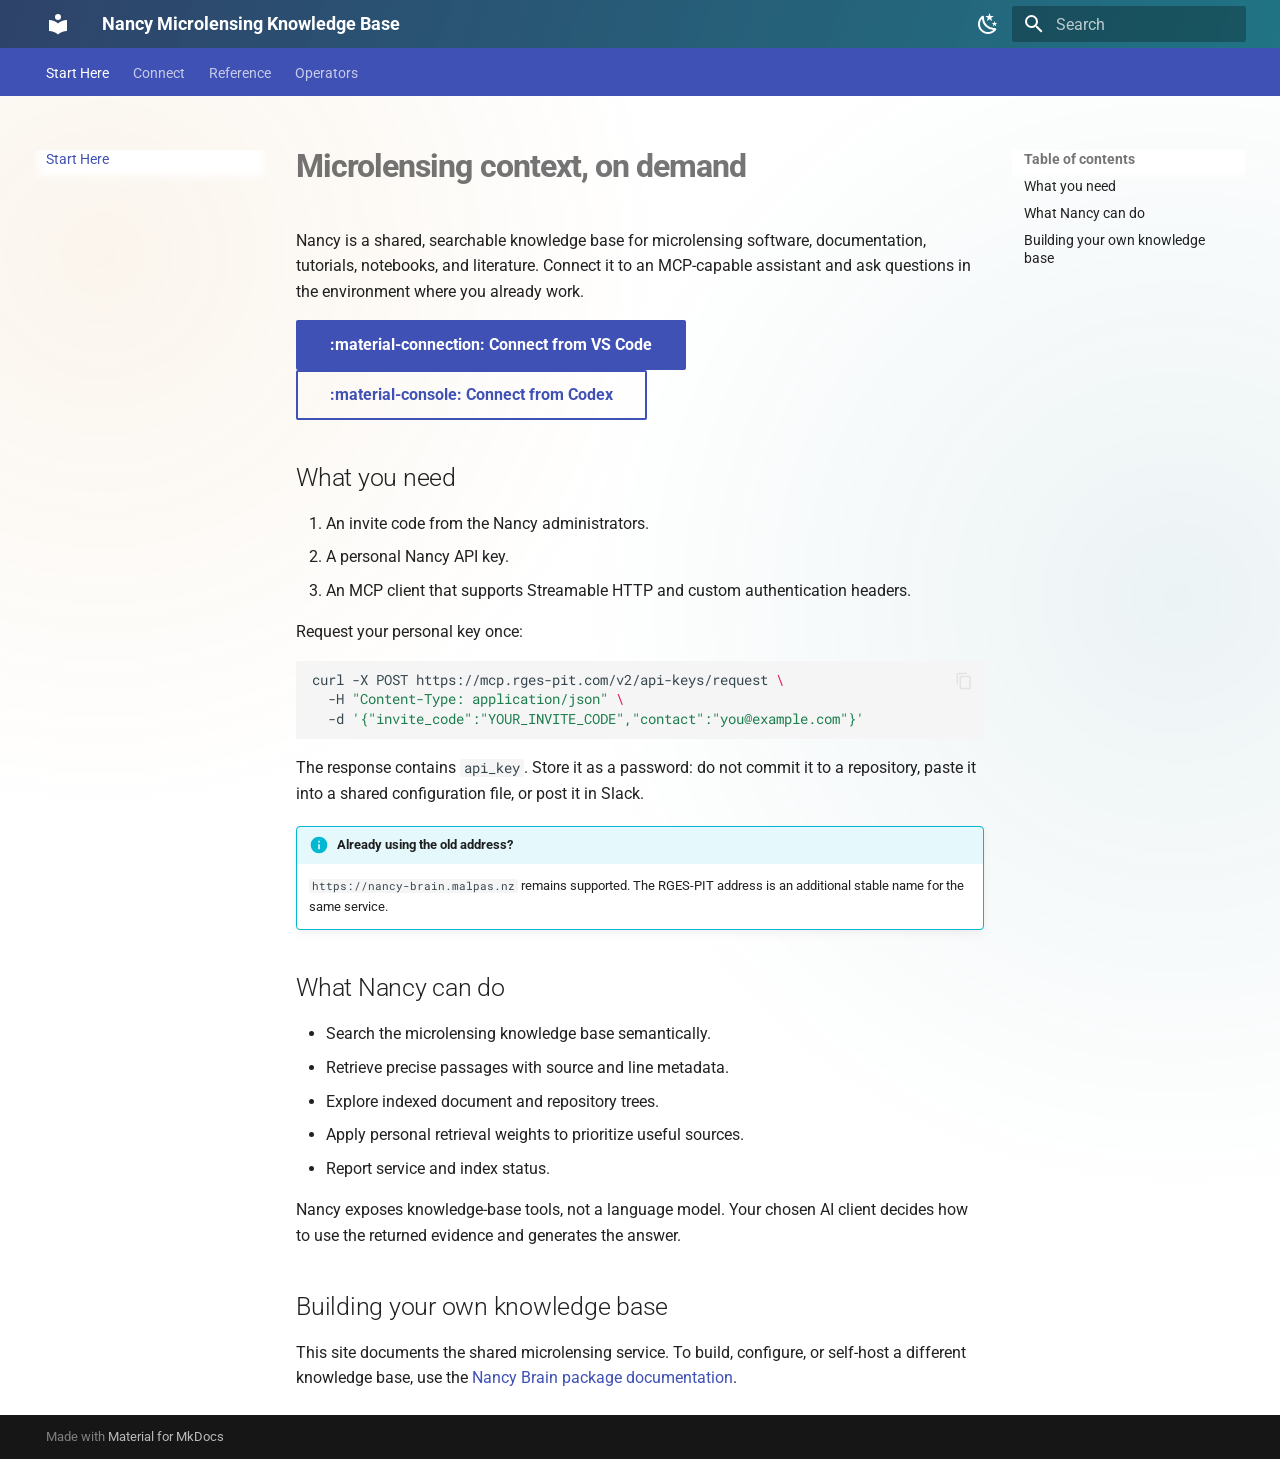
<file: hosted_docs/site/index.html>
<!doctype html>
<html lang="en" class="no-js">
  <head>
    
      <meta charset="utf-8">
      <meta name="viewport" content="width=device-width,initial-scale=1">
      
        <meta name="description" content="Connect an AI assistant to the shared microlensing knowledge base">
      
      
      
        <link rel="canonical" href="https://nancy.rges-pit.com/">
      
      
      
        <link rel="next" href="connect/vscode/">
      
      
        
      
      
      <link rel="icon" href="assets/images/favicon.png">
      <meta name="generator" content="mkdocs-1.6.1, mkdocs-material-9.7.7">
    
    
      
        <title>Nancy Microlensing Knowledge Base</title>
      
    
    
      <link rel="stylesheet" href="assets/stylesheets/main.ec1eaa64.min.css">
      
        
        <link rel="stylesheet" href="assets/stylesheets/palette.ab4e12ef.min.css">
      
      


    
    
      
    
    
      
        
        
        <link rel="preconnect" href="https://fonts.gstatic.com" crossorigin>
        <link rel="stylesheet" href="https://fonts.googleapis.com/css?family=Roboto:300,300i,400,400i,700,700i%7CRoboto+Mono:400,400i,700,700i&display=fallback">
        <style>:root{--md-text-font:"Roboto";--md-code-font:"Roboto Mono"}</style>
      
    
    
      <link rel="stylesheet" href="stylesheets/extra.css">
    
    <script>__md_scope=new URL(".",location),__md_hash=e=>[...e].reduce(((e,_)=>(e<<5)-e+_.charCodeAt(0)),0),__md_get=(e,_=localStorage,t=__md_scope)=>JSON.parse(_.getItem(t.pathname+"."+e)),__md_set=(e,_,t=localStorage,a=__md_scope)=>{try{t.setItem(a.pathname+"."+e,JSON.stringify(_))}catch(e){}}</script>
    
      

    
    
  </head>
  
  
    
    
      
    
    
    
    
    <body dir="ltr" data-md-color-scheme="default" data-md-color-primary="indigo" data-md-color-accent="amber">
  
    
    <input class="md-toggle" data-md-toggle="drawer" type="checkbox" id="__drawer" autocomplete="off">
    <input class="md-toggle" data-md-toggle="search" type="checkbox" id="__search" autocomplete="off">
    <label class="md-overlay" for="__drawer"></label>
    <div data-md-component="skip">
      
        
        <a href="#microlensing-context-on-demand" class="md-skip">
          Skip to content
        </a>
      
    </div>
    <div data-md-component="announce">
      
    </div>
    
    
      

<header class="md-header" data-md-component="header">
  <nav class="md-header__inner md-grid" aria-label="Header">
    <a href="." title="Nancy Microlensing Knowledge Base" class="md-header__button md-logo" aria-label="Nancy Microlensing Knowledge Base" data-md-component="logo">
      
  
  <svg xmlns="http://www.w3.org/2000/svg" viewBox="0 0 24 24"><path d="M12 8a3 3 0 0 0 3-3 3 3 0 0 0-3-3 3 3 0 0 0-3 3 3 3 0 0 0 3 3m0 3.54C9.64 9.35 6.5 8 3 8v11c3.5 0 6.64 1.35 9 3.54 2.36-2.19 5.5-3.54 9-3.54V8c-3.5 0-6.64 1.35-9 3.54"/></svg>

    </a>
    <label class="md-header__button md-icon" for="__drawer">
      
      <svg xmlns="http://www.w3.org/2000/svg" viewBox="0 0 24 24"><path d="M3 6h18v2H3zm0 5h18v2H3zm0 5h18v2H3z"/></svg>
    </label>
    <div class="md-header__title" data-md-component="header-title">
      <div class="md-header__ellipsis">
        <div class="md-header__topic">
          <span class="md-ellipsis">
            Nancy Microlensing Knowledge Base
          </span>
        </div>
        <div class="md-header__topic" data-md-component="header-topic">
          <span class="md-ellipsis">
            
              Start Here
            
          </span>
        </div>
      </div>
    </div>
    
      
        <form class="md-header__option" data-md-component="palette">
  
    
    
    
    <input class="md-option" data-md-color-media="(prefers-color-scheme: light)" data-md-color-scheme="default" data-md-color-primary="indigo" data-md-color-accent="amber"  aria-label="Use dark mode"  type="radio" name="__palette" id="__palette_0">
    
      <label class="md-header__button md-icon" title="Use dark mode" for="__palette_1" hidden>
        <svg xmlns="http://www.w3.org/2000/svg" viewBox="0 0 24 24"><path d="m17.75 4.09-2.53 1.94.91 3.06-2.63-1.81-2.63 1.81.91-3.06-2.53-1.94L12.44 4l1.06-3 1.06 3zm3.5 6.91-1.64 1.25.59 1.98-1.7-1.17-1.7 1.17.59-1.98L15.75 11l2.06-.05L18.5 9l.69 1.95zm-2.28 4.95c.83-.08 1.72 1.1 1.19 1.85-.32.45-.66.87-1.08 1.27C15.17 23 8.84 23 4.94 19.07c-3.91-3.9-3.91-10.24 0-14.14.4-.4.82-.76 1.27-1.08.75-.53 1.93.36 1.85 1.19-.27 2.86.69 5.83 2.89 8.02a9.96 9.96 0 0 0 8.02 2.89m-1.64 2.02a12.08 12.08 0 0 1-7.8-3.47c-2.17-2.19-3.33-5-3.49-7.82-2.81 3.14-2.7 7.96.31 10.98 3.02 3.01 7.84 3.12 10.98.31"/></svg>
      </label>
    
  
    
    
    
    <input class="md-option" data-md-color-media="(prefers-color-scheme: dark)" data-md-color-scheme="slate" data-md-color-primary="indigo" data-md-color-accent="amber"  aria-label="Use light mode"  type="radio" name="__palette" id="__palette_1">
    
      <label class="md-header__button md-icon" title="Use light mode" for="__palette_0" hidden>
        <svg xmlns="http://www.w3.org/2000/svg" viewBox="0 0 24 24"><path d="M12 7a5 5 0 0 1 5 5 5 5 0 0 1-5 5 5 5 0 0 1-5-5 5 5 0 0 1 5-5m0 2a3 3 0 0 0-3 3 3 3 0 0 0 3 3 3 3 0 0 0 3-3 3 3 0 0 0-3-3m0-7 2.39 3.42C13.65 5.15 12.84 5 12 5s-1.65.15-2.39.42zM3.34 7l4.16-.35A7.2 7.2 0 0 0 5.94 8.5c-.44.74-.69 1.5-.83 2.29zm.02 10 1.76-3.77a7.131 7.131 0 0 0 2.38 4.14zM20.65 7l-1.77 3.79a7.02 7.02 0 0 0-2.38-4.15zm-.01 10-4.14.36c.59-.51 1.12-1.14 1.54-1.86.42-.73.69-1.5.83-2.29zM12 22l-2.41-3.44c.74.27 1.55.44 2.41.44.82 0 1.63-.17 2.37-.44z"/></svg>
      </label>
    
  
</form>
      
    
    
      <script>var palette=__md_get("__palette");if(palette&&palette.color){if("(prefers-color-scheme)"===palette.color.media){var media=matchMedia("(prefers-color-scheme: light)"),input=document.querySelector(media.matches?"[data-md-color-media='(prefers-color-scheme: light)']":"[data-md-color-media='(prefers-color-scheme: dark)']");palette.color.media=input.getAttribute("data-md-color-media"),palette.color.scheme=input.getAttribute("data-md-color-scheme"),palette.color.primary=input.getAttribute("data-md-color-primary"),palette.color.accent=input.getAttribute("data-md-color-accent")}for(var[key,value]of Object.entries(palette.color))document.body.setAttribute("data-md-color-"+key,value)}</script>
    
    
    
      
      
        <label class="md-header__button md-icon" for="__search">
          
          <svg xmlns="http://www.w3.org/2000/svg" viewBox="0 0 24 24"><path d="M9.5 3A6.5 6.5 0 0 1 16 9.5c0 1.61-.59 3.09-1.56 4.23l.27.27h.79l5 5-1.5 1.5-5-5v-.79l-.27-.27A6.52 6.52 0 0 1 9.5 16 6.5 6.5 0 0 1 3 9.5 6.5 6.5 0 0 1 9.5 3m0 2C7 5 5 7 5 9.5S7 14 9.5 14 14 12 14 9.5 12 5 9.5 5"/></svg>
        </label>
        <div class="md-search" data-md-component="search" role="dialog">
  <label class="md-search__overlay" for="__search"></label>
  <div class="md-search__inner" role="search">
    <form class="md-search__form" name="search">
      <input type="text" class="md-search__input" name="query" aria-label="Search" placeholder="Search" autocapitalize="off" autocorrect="off" autocomplete="off" spellcheck="false" data-md-component="search-query" required>
      <label class="md-search__icon md-icon" for="__search">
        
        <svg xmlns="http://www.w3.org/2000/svg" viewBox="0 0 24 24"><path d="M9.5 3A6.5 6.5 0 0 1 16 9.5c0 1.61-.59 3.09-1.56 4.23l.27.27h.79l5 5-1.5 1.5-5-5v-.79l-.27-.27A6.52 6.52 0 0 1 9.5 16 6.5 6.5 0 0 1 3 9.5 6.5 6.5 0 0 1 9.5 3m0 2C7 5 5 7 5 9.5S7 14 9.5 14 14 12 14 9.5 12 5 9.5 5"/></svg>
        
        <svg xmlns="http://www.w3.org/2000/svg" viewBox="0 0 24 24"><path d="M20 11v2H8l5.5 5.5-1.42 1.42L4.16 12l7.92-7.92L13.5 5.5 8 11z"/></svg>
      </label>
      <nav class="md-search__options" aria-label="Search">
        
        <button type="reset" class="md-search__icon md-icon" title="Clear" aria-label="Clear" tabindex="-1">
          
          <svg xmlns="http://www.w3.org/2000/svg" viewBox="0 0 24 24"><path d="M19 6.41 17.59 5 12 10.59 6.41 5 5 6.41 10.59 12 5 17.59 6.41 19 12 13.41 17.59 19 19 17.59 13.41 12z"/></svg>
        </button>
      </nav>
      
    </form>
    <div class="md-search__output">
      <div class="md-search__scrollwrap" tabindex="0" data-md-scrollfix>
        <div class="md-search-result" data-md-component="search-result">
          <div class="md-search-result__meta">
            Initializing search
          </div>
          <ol class="md-search-result__list" role="presentation"></ol>
        </div>
      </div>
    </div>
  </div>
</div>
      
    
    
  </nav>
  
</header>
    
    <div class="md-container" data-md-component="container">
      
      
        
          
            
<nav class="md-tabs" aria-label="Tabs" data-md-component="tabs">
  <div class="md-grid">
    <ul class="md-tabs__list">
      
        
  
  
  
    
  
  
    <li class="md-tabs__item md-tabs__item--active">
      <a href="." class="md-tabs__link">
        
  
  
    
  
  Start Here

      </a>
    </li>
  

      
        
  
  
  
  
    
    
      <li class="md-tabs__item">
        <a href="connect/vscode/" class="md-tabs__link">
          
  
  
  Connect

        </a>
      </li>
    
  

      
        
  
  
  
  
    
    
      <li class="md-tabs__item">
        <a href="tools/" class="md-tabs__link">
          
  
  
  Reference

        </a>
      </li>
    
  

      
        
  
  
  
  
    <li class="md-tabs__item">
      <a href="operators/" class="md-tabs__link">
        
  
  
    
  
  Operators

      </a>
    </li>
  

      
    </ul>
  </div>
</nav>
          
        
      
      <main class="md-main" data-md-component="main">
        <div class="md-main__inner md-grid">
          
            
              
              <div class="md-sidebar md-sidebar--primary" data-md-component="sidebar" data-md-type="navigation" >
                <div class="md-sidebar__scrollwrap">
                  <div class="md-sidebar__inner">
                    


  


<nav class="md-nav md-nav--primary md-nav--lifted" aria-label="Navigation" data-md-level="0">
  <label class="md-nav__title" for="__drawer">
    <a href="." title="Nancy Microlensing Knowledge Base" class="md-nav__button md-logo" aria-label="Nancy Microlensing Knowledge Base" data-md-component="logo">
      
  
  <svg xmlns="http://www.w3.org/2000/svg" viewBox="0 0 24 24"><path d="M12 8a3 3 0 0 0 3-3 3 3 0 0 0-3-3 3 3 0 0 0-3 3 3 3 0 0 0 3 3m0 3.54C9.64 9.35 6.5 8 3 8v11c3.5 0 6.64 1.35 9 3.54 2.36-2.19 5.5-3.54 9-3.54V8c-3.5 0-6.64 1.35-9 3.54"/></svg>

    </a>
    Nancy Microlensing Knowledge Base
  </label>
  
  <ul class="md-nav__list" data-md-scrollfix>
    
      
      
  
  
    
  
  
  
    <li class="md-nav__item md-nav__item--active">
      
      <input class="md-nav__toggle md-toggle" type="checkbox" id="__toc">
      
      
        
      
      
        <label class="md-nav__link md-nav__link--active" for="__toc">
          
  
  
  <span class="md-ellipsis">
    
  
    Start Here
  

    
  </span>
  
  

          <span class="md-nav__icon md-icon"></span>
        </label>
      
      <a href="." class="md-nav__link md-nav__link--active">
        
  
  
  <span class="md-ellipsis">
    
  
    Start Here
  

    
  </span>
  
  

      </a>
      
        

<nav class="md-nav md-nav--secondary" aria-label="Table of contents">
  
  
  
    
  
  
    <label class="md-nav__title" for="__toc">
      <span class="md-nav__icon md-icon"></span>
      Table of contents
    </label>
    <ul class="md-nav__list" data-md-component="toc" data-md-scrollfix>
      
        <li class="md-nav__item">
  <a href="#what-you-need" class="md-nav__link">
    <span class="md-ellipsis">
      
        What you need
      
    </span>
  </a>
  
</li>
      
        <li class="md-nav__item">
  <a href="#what-nancy-can-do" class="md-nav__link">
    <span class="md-ellipsis">
      
        What Nancy can do
      
    </span>
  </a>
  
</li>
      
        <li class="md-nav__item">
  <a href="#building-your-own-knowledge-base" class="md-nav__link">
    <span class="md-ellipsis">
      
        Building your own knowledge base
      
    </span>
  </a>
  
</li>
      
    </ul>
  
</nav>
      
    </li>
  

    
      
      
  
  
  
  
    
    
    
    
      
      
        
      
    
    
    <li class="md-nav__item md-nav__item--nested">
      
        
        
        <input class="md-nav__toggle md-toggle " type="checkbox" id="__nav_2" >
        
          
          <label class="md-nav__link" for="__nav_2" id="__nav_2_label" tabindex="0">
            
  
  
  <span class="md-ellipsis">
    
  
    Connect
  

    
  </span>
  
  

            <span class="md-nav__icon md-icon"></span>
          </label>
        
        <nav class="md-nav" data-md-level="1" aria-labelledby="__nav_2_label" aria-expanded="false">
          <label class="md-nav__title" for="__nav_2">
            <span class="md-nav__icon md-icon"></span>
            
  
    Connect
  

          </label>
          <ul class="md-nav__list" data-md-scrollfix>
            
              
                
  
  
  
  
    <li class="md-nav__item">
      <a href="connect/vscode/" class="md-nav__link">
        
  
  
  <span class="md-ellipsis">
    
  
    VS Code
  

    
  </span>
  
  

      </a>
    </li>
  

              
            
              
                
  
  
  
  
    <li class="md-nav__item">
      <a href="connect/codex/" class="md-nav__link">
        
  
  
  <span class="md-ellipsis">
    
  
    Codex
  

    
  </span>
  
  

      </a>
    </li>
  

              
            
              
                
  
  
  
  
    <li class="md-nav__item">
      <a href="connect/claude/" class="md-nav__link">
        
  
  
  <span class="md-ellipsis">
    
  
    Claude
  

    
  </span>
  
  

      </a>
    </li>
  

              
            
              
                
  
  
  
  
    <li class="md-nav__item">
      <a href="connect/other/" class="md-nav__link">
        
  
  
  <span class="md-ellipsis">
    
  
    Other MCP Clients
  

    
  </span>
  
  

      </a>
    </li>
  

              
            
          </ul>
        </nav>
      
    </li>
  

    
      
      
  
  
  
  
    
    
    
    
      
      
        
      
    
    
    <li class="md-nav__item md-nav__item--nested">
      
        
        
        <input class="md-nav__toggle md-toggle " type="checkbox" id="__nav_3" >
        
          
          <label class="md-nav__link" for="__nav_3" id="__nav_3_label" tabindex="0">
            
  
  
  <span class="md-ellipsis">
    
  
    Reference
  

    
  </span>
  
  

            <span class="md-nav__icon md-icon"></span>
          </label>
        
        <nav class="md-nav" data-md-level="1" aria-labelledby="__nav_3_label" aria-expanded="false">
          <label class="md-nav__title" for="__nav_3">
            <span class="md-nav__icon md-icon"></span>
            
  
    Reference
  

          </label>
          <ul class="md-nav__list" data-md-scrollfix>
            
              
                
  
  
  
  
    <li class="md-nav__item">
      <a href="tools/" class="md-nav__link">
        
  
  
  <span class="md-ellipsis">
    
  
    Tools
  

    
  </span>
  
  

      </a>
    </li>
  

              
            
              
                
  
  
  
  
    <li class="md-nav__item">
      <a href="http-api/" class="md-nav__link">
        
  
  
  <span class="md-ellipsis">
    
  
    HTTP API
  

    
  </span>
  
  

      </a>
    </li>
  

              
            
              
                
  
  
  
  
    <li class="md-nav__item">
      <a href="privacy/" class="md-nav__link">
        
  
  
  <span class="md-ellipsis">
    
  
    Privacy
  

    
  </span>
  
  

      </a>
    </li>
  

              
            
          </ul>
        </nav>
      
    </li>
  

    
      
      
  
  
  
  
    <li class="md-nav__item">
      <a href="operators/" class="md-nav__link">
        
  
  
  <span class="md-ellipsis">
    
  
    Operators
  

    
  </span>
  
  

      </a>
    </li>
  

    
  </ul>
</nav>
                  </div>
                </div>
              </div>
            
            
              
              <div class="md-sidebar md-sidebar--secondary" data-md-component="sidebar" data-md-type="toc" >
                <div class="md-sidebar__scrollwrap">
                  <div class="md-sidebar__inner">
                    

<nav class="md-nav md-nav--secondary" aria-label="Table of contents">
  
  
  
    
  
  
    <label class="md-nav__title" for="__toc">
      <span class="md-nav__icon md-icon"></span>
      Table of contents
    </label>
    <ul class="md-nav__list" data-md-component="toc" data-md-scrollfix>
      
        <li class="md-nav__item">
  <a href="#what-you-need" class="md-nav__link">
    <span class="md-ellipsis">
      
        What you need
      
    </span>
  </a>
  
</li>
      
        <li class="md-nav__item">
  <a href="#what-nancy-can-do" class="md-nav__link">
    <span class="md-ellipsis">
      
        What Nancy can do
      
    </span>
  </a>
  
</li>
      
        <li class="md-nav__item">
  <a href="#building-your-own-knowledge-base" class="md-nav__link">
    <span class="md-ellipsis">
      
        Building your own knowledge base
      
    </span>
  </a>
  
</li>
      
    </ul>
  
</nav>
                  </div>
                </div>
              </div>
            
          
          
            <div class="md-content" data-md-component="content">
              
              <article class="md-content__inner md-typeset">
                
                  



<h1 id="microlensing-context-on-demand">Microlensing context, on demand</h1>
<p>Nancy is a shared, searchable knowledge base for microlensing software,
documentation, tutorials, notebooks, and literature. Connect it to an
MCP-capable assistant and ask questions in the environment where you already
work.</p>
<p><a class="md-button md-button--primary" href="connect/vscode/">:material-connection: Connect from VS Code</a>
<a class="md-button" href="connect/codex/">:material-console: Connect from Codex</a></p>
<h2 id="what-you-need">What you need</h2>
<ol>
<li>An invite code from the Nancy administrators.</li>
<li>A personal Nancy API key.</li>
<li>An MCP client that supports Streamable HTTP and custom authentication
   headers.</li>
</ol>
<p>Request your personal key once:</p>
<div class="highlight"><pre><span></span><code>curl<span class="w"> </span>-X<span class="w"> </span>POST<span class="w"> </span>https://mcp.rges-pit.com/v2/api-keys/request<span class="w"> </span><span class="se">\</span>
<span class="w">  </span>-H<span class="w"> </span><span class="s2">&quot;Content-Type: application/json&quot;</span><span class="w"> </span><span class="se">\</span>
<span class="w">  </span>-d<span class="w"> </span><span class="s1">&#39;{&quot;invite_code&quot;:&quot;YOUR_INVITE_CODE&quot;,&quot;contact&quot;:&quot;you@example.com&quot;}&#39;</span>
</code></pre></div>
<p>The response contains <code>api_key</code>. Store it as a password: do not commit it to a
repository, paste it into a shared configuration file, or post it in Slack.</p>
<div class="admonition info">
<p class="admonition-title">Already using the old address?</p>
<p><code>https://nancy-brain.malpas.nz</code> remains supported. The RGES-PIT address is
an additional stable name for the same service.</p>
</div>
<h2 id="what-nancy-can-do">What Nancy can do</h2>
<ul>
<li>Search the microlensing knowledge base semantically.</li>
<li>Retrieve precise passages with source and line metadata.</li>
<li>Explore indexed document and repository trees.</li>
<li>Apply personal retrieval weights to prioritize useful sources.</li>
<li>Report service and index status.</li>
</ul>
<p>Nancy exposes knowledge-base tools, not a language model. Your chosen AI client
decides how to use the returned evidence and generates the answer.</p>
<h2 id="building-your-own-knowledge-base">Building your own knowledge base</h2>
<p>This site documents the shared microlensing service. To build, configure, or
self-host a different knowledge base, use the
<a href="https://nancy-docs.malpas.nz/">Nancy Brain package documentation</a>.</p>












                
              </article>
            </div>
          
          
<script>var target=document.getElementById(location.hash.slice(1));target&&target.name&&(target.checked=target.name.startsWith("__tabbed_"))</script>
        </div>
        
          <button type="button" class="md-top md-icon" data-md-component="top" hidden>
  
  <svg xmlns="http://www.w3.org/2000/svg" viewBox="0 0 24 24"><path d="M13 20h-2V8l-5.5 5.5-1.42-1.42L12 4.16l7.92 7.92-1.42 1.42L13 8z"/></svg>
  Back to top
</button>
        
      </main>
      
        <footer class="md-footer">
  
  <div class="md-footer-meta md-typeset">
    <div class="md-footer-meta__inner md-grid">
      <div class="md-copyright">
  
  
    Made with
    <a href="https://squidfunk.github.io/mkdocs-material/" target="_blank" rel="noopener">
      Material for MkDocs
    </a>
  
</div>
      
    </div>
  </div>
</footer>
      
    </div>
    <div class="md-dialog" data-md-component="dialog">
      <div class="md-dialog__inner md-typeset"></div>
    </div>
    
    
    
      
      
      <script id="__config" type="application/json">{"annotate": null, "base": ".", "features": ["navigation.tabs", "navigation.sections", "navigation.top", "content.code.copy", "search.highlight"], "search": "assets/javascripts/workers/search.2c215733.min.js", "tags": null, "translations": {"clipboard.copied": "Copied to clipboard", "clipboard.copy": "Copy to clipboard", "search.result.more.one": "1 more on this page", "search.result.more.other": "# more on this page", "search.result.none": "No matching documents", "search.result.one": "1 matching document", "search.result.other": "# matching documents", "search.result.placeholder": "Type to start searching", "search.result.term.missing": "Missing", "select.version": "Select version"}, "version": null}</script>
    
    
      <script src="assets/javascripts/bundle.d7400e89.min.js"></script>
      
    
  </body>
</html>
</file>
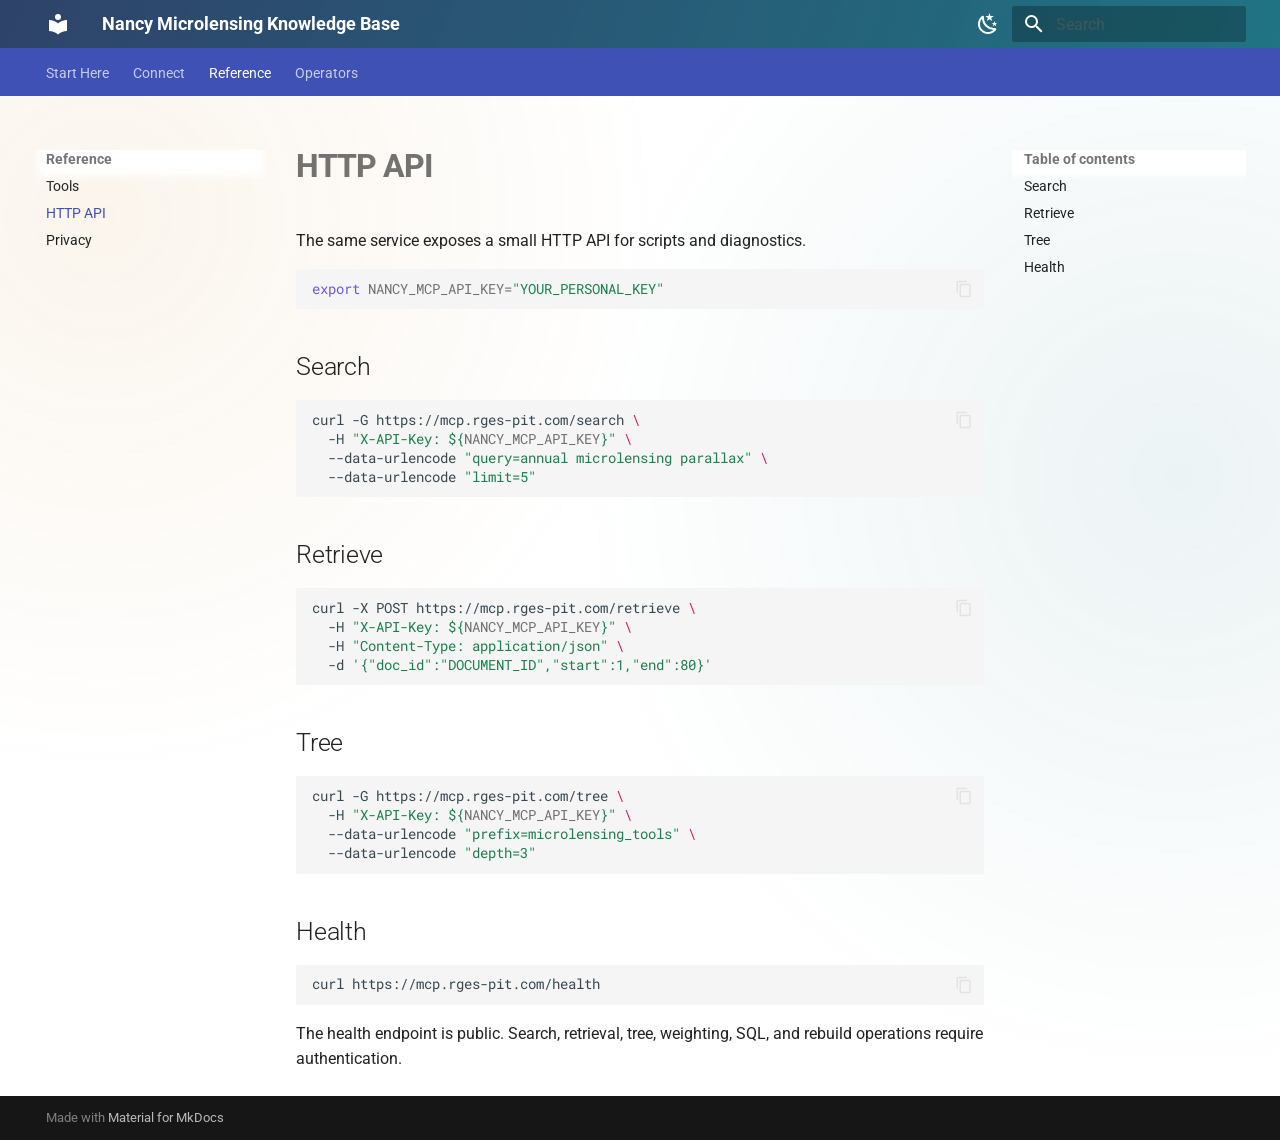
<file: hosted_docs/site/http-api/index.html>
<!doctype html>
<html lang="en" class="no-js">
  <head>
    
      <meta charset="utf-8">
      <meta name="viewport" content="width=device-width,initial-scale=1">
      
        <meta name="description" content="Connect an AI assistant to the shared microlensing knowledge base">
      
      
      
        <link rel="canonical" href="https://nancy.rges-pit.com/http-api/">
      
      
        <link rel="prev" href="../tools/">
      
      
        <link rel="next" href="../privacy/">
      
      
        
      
      
      <link rel="icon" href="../assets/images/favicon.png">
      <meta name="generator" content="mkdocs-1.6.1, mkdocs-material-9.7.7">
    
    
      
        <title>HTTP API - Nancy Microlensing Knowledge Base</title>
      
    
    
      <link rel="stylesheet" href="../assets/stylesheets/main.ec1eaa64.min.css">
      
        
        <link rel="stylesheet" href="../assets/stylesheets/palette.ab4e12ef.min.css">
      
      


    
    
      
    
    
      
        
        
        <link rel="preconnect" href="https://fonts.gstatic.com" crossorigin>
        <link rel="stylesheet" href="https://fonts.googleapis.com/css?family=Roboto:300,300i,400,400i,700,700i%7CRoboto+Mono:400,400i,700,700i&display=fallback">
        <style>:root{--md-text-font:"Roboto";--md-code-font:"Roboto Mono"}</style>
      
    
    
      <link rel="stylesheet" href="../stylesheets/extra.css">
    
    <script>__md_scope=new URL("..",location),__md_hash=e=>[...e].reduce(((e,_)=>(e<<5)-e+_.charCodeAt(0)),0),__md_get=(e,_=localStorage,t=__md_scope)=>JSON.parse(_.getItem(t.pathname+"."+e)),__md_set=(e,_,t=localStorage,a=__md_scope)=>{try{t.setItem(a.pathname+"."+e,JSON.stringify(_))}catch(e){}}</script>
    
      

    
    
  </head>
  
  
    
    
      
    
    
    
    
    <body dir="ltr" data-md-color-scheme="default" data-md-color-primary="indigo" data-md-color-accent="amber">
  
    
    <input class="md-toggle" data-md-toggle="drawer" type="checkbox" id="__drawer" autocomplete="off">
    <input class="md-toggle" data-md-toggle="search" type="checkbox" id="__search" autocomplete="off">
    <label class="md-overlay" for="__drawer"></label>
    <div data-md-component="skip">
      
        
        <a href="#http-api" class="md-skip">
          Skip to content
        </a>
      
    </div>
    <div data-md-component="announce">
      
    </div>
    
    
      

<header class="md-header" data-md-component="header">
  <nav class="md-header__inner md-grid" aria-label="Header">
    <a href=".." title="Nancy Microlensing Knowledge Base" class="md-header__button md-logo" aria-label="Nancy Microlensing Knowledge Base" data-md-component="logo">
      
  
  <svg xmlns="http://www.w3.org/2000/svg" viewBox="0 0 24 24"><path d="M12 8a3 3 0 0 0 3-3 3 3 0 0 0-3-3 3 3 0 0 0-3 3 3 3 0 0 0 3 3m0 3.54C9.64 9.35 6.5 8 3 8v11c3.5 0 6.64 1.35 9 3.54 2.36-2.19 5.5-3.54 9-3.54V8c-3.5 0-6.64 1.35-9 3.54"/></svg>

    </a>
    <label class="md-header__button md-icon" for="__drawer">
      
      <svg xmlns="http://www.w3.org/2000/svg" viewBox="0 0 24 24"><path d="M3 6h18v2H3zm0 5h18v2H3zm0 5h18v2H3z"/></svg>
    </label>
    <div class="md-header__title" data-md-component="header-title">
      <div class="md-header__ellipsis">
        <div class="md-header__topic">
          <span class="md-ellipsis">
            Nancy Microlensing Knowledge Base
          </span>
        </div>
        <div class="md-header__topic" data-md-component="header-topic">
          <span class="md-ellipsis">
            
              HTTP API
            
          </span>
        </div>
      </div>
    </div>
    
      
        <form class="md-header__option" data-md-component="palette">
  
    
    
    
    <input class="md-option" data-md-color-media="(prefers-color-scheme: light)" data-md-color-scheme="default" data-md-color-primary="indigo" data-md-color-accent="amber"  aria-label="Use dark mode"  type="radio" name="__palette" id="__palette_0">
    
      <label class="md-header__button md-icon" title="Use dark mode" for="__palette_1" hidden>
        <svg xmlns="http://www.w3.org/2000/svg" viewBox="0 0 24 24"><path d="m17.75 4.09-2.53 1.94.91 3.06-2.63-1.81-2.63 1.81.91-3.06-2.53-1.94L12.44 4l1.06-3 1.06 3zm3.5 6.91-1.64 1.25.59 1.98-1.7-1.17-1.7 1.17.59-1.98L15.75 11l2.06-.05L18.5 9l.69 1.95zm-2.28 4.95c.83-.08 1.72 1.1 1.19 1.85-.32.45-.66.87-1.08 1.27C15.17 23 8.84 23 4.94 19.07c-3.91-3.9-3.91-10.24 0-14.14.4-.4.82-.76 1.27-1.08.75-.53 1.93.36 1.85 1.19-.27 2.86.69 5.83 2.89 8.02a9.96 9.96 0 0 0 8.02 2.89m-1.64 2.02a12.08 12.08 0 0 1-7.8-3.47c-2.17-2.19-3.33-5-3.49-7.82-2.81 3.14-2.7 7.96.31 10.98 3.02 3.01 7.84 3.12 10.98.31"/></svg>
      </label>
    
  
    
    
    
    <input class="md-option" data-md-color-media="(prefers-color-scheme: dark)" data-md-color-scheme="slate" data-md-color-primary="indigo" data-md-color-accent="amber"  aria-label="Use light mode"  type="radio" name="__palette" id="__palette_1">
    
      <label class="md-header__button md-icon" title="Use light mode" for="__palette_0" hidden>
        <svg xmlns="http://www.w3.org/2000/svg" viewBox="0 0 24 24"><path d="M12 7a5 5 0 0 1 5 5 5 5 0 0 1-5 5 5 5 0 0 1-5-5 5 5 0 0 1 5-5m0 2a3 3 0 0 0-3 3 3 3 0 0 0 3 3 3 3 0 0 0 3-3 3 3 0 0 0-3-3m0-7 2.39 3.42C13.65 5.15 12.84 5 12 5s-1.65.15-2.39.42zM3.34 7l4.16-.35A7.2 7.2 0 0 0 5.94 8.5c-.44.74-.69 1.5-.83 2.29zm.02 10 1.76-3.77a7.131 7.131 0 0 0 2.38 4.14zM20.65 7l-1.77 3.79a7.02 7.02 0 0 0-2.38-4.15zm-.01 10-4.14.36c.59-.51 1.12-1.14 1.54-1.86.42-.73.69-1.5.83-2.29zM12 22l-2.41-3.44c.74.27 1.55.44 2.41.44.82 0 1.63-.17 2.37-.44z"/></svg>
      </label>
    
  
</form>
      
    
    
      <script>var palette=__md_get("__palette");if(palette&&palette.color){if("(prefers-color-scheme)"===palette.color.media){var media=matchMedia("(prefers-color-scheme: light)"),input=document.querySelector(media.matches?"[data-md-color-media='(prefers-color-scheme: light)']":"[data-md-color-media='(prefers-color-scheme: dark)']");palette.color.media=input.getAttribute("data-md-color-media"),palette.color.scheme=input.getAttribute("data-md-color-scheme"),palette.color.primary=input.getAttribute("data-md-color-primary"),palette.color.accent=input.getAttribute("data-md-color-accent")}for(var[key,value]of Object.entries(palette.color))document.body.setAttribute("data-md-color-"+key,value)}</script>
    
    
    
      
      
        <label class="md-header__button md-icon" for="__search">
          
          <svg xmlns="http://www.w3.org/2000/svg" viewBox="0 0 24 24"><path d="M9.5 3A6.5 6.5 0 0 1 16 9.5c0 1.61-.59 3.09-1.56 4.23l.27.27h.79l5 5-1.5 1.5-5-5v-.79l-.27-.27A6.52 6.52 0 0 1 9.5 16 6.5 6.5 0 0 1 3 9.5 6.5 6.5 0 0 1 9.5 3m0 2C7 5 5 7 5 9.5S7 14 9.5 14 14 12 14 9.5 12 5 9.5 5"/></svg>
        </label>
        <div class="md-search" data-md-component="search" role="dialog">
  <label class="md-search__overlay" for="__search"></label>
  <div class="md-search__inner" role="search">
    <form class="md-search__form" name="search">
      <input type="text" class="md-search__input" name="query" aria-label="Search" placeholder="Search" autocapitalize="off" autocorrect="off" autocomplete="off" spellcheck="false" data-md-component="search-query" required>
      <label class="md-search__icon md-icon" for="__search">
        
        <svg xmlns="http://www.w3.org/2000/svg" viewBox="0 0 24 24"><path d="M9.5 3A6.5 6.5 0 0 1 16 9.5c0 1.61-.59 3.09-1.56 4.23l.27.27h.79l5 5-1.5 1.5-5-5v-.79l-.27-.27A6.52 6.52 0 0 1 9.5 16 6.5 6.5 0 0 1 3 9.5 6.5 6.5 0 0 1 9.5 3m0 2C7 5 5 7 5 9.5S7 14 9.5 14 14 12 14 9.5 12 5 9.5 5"/></svg>
        
        <svg xmlns="http://www.w3.org/2000/svg" viewBox="0 0 24 24"><path d="M20 11v2H8l5.5 5.5-1.42 1.42L4.16 12l7.92-7.92L13.5 5.5 8 11z"/></svg>
      </label>
      <nav class="md-search__options" aria-label="Search">
        
        <button type="reset" class="md-search__icon md-icon" title="Clear" aria-label="Clear" tabindex="-1">
          
          <svg xmlns="http://www.w3.org/2000/svg" viewBox="0 0 24 24"><path d="M19 6.41 17.59 5 12 10.59 6.41 5 5 6.41 10.59 12 5 17.59 6.41 19 12 13.41 17.59 19 19 17.59 13.41 12z"/></svg>
        </button>
      </nav>
      
    </form>
    <div class="md-search__output">
      <div class="md-search__scrollwrap" tabindex="0" data-md-scrollfix>
        <div class="md-search-result" data-md-component="search-result">
          <div class="md-search-result__meta">
            Initializing search
          </div>
          <ol class="md-search-result__list" role="presentation"></ol>
        </div>
      </div>
    </div>
  </div>
</div>
      
    
    
  </nav>
  
</header>
    
    <div class="md-container" data-md-component="container">
      
      
        
          
            
<nav class="md-tabs" aria-label="Tabs" data-md-component="tabs">
  <div class="md-grid">
    <ul class="md-tabs__list">
      
        
  
  
  
  
    <li class="md-tabs__item">
      <a href=".." class="md-tabs__link">
        
  
  
    
  
  Start Here

      </a>
    </li>
  

      
        
  
  
  
  
    
    
      <li class="md-tabs__item">
        <a href="../connect/vscode/" class="md-tabs__link">
          
  
  
  Connect

        </a>
      </li>
    
  

      
        
  
  
  
    
  
  
    
    
      <li class="md-tabs__item md-tabs__item--active">
        <a href="../tools/" class="md-tabs__link">
          
  
  
  Reference

        </a>
      </li>
    
  

      
        
  
  
  
  
    <li class="md-tabs__item">
      <a href="../operators/" class="md-tabs__link">
        
  
  
    
  
  Operators

      </a>
    </li>
  

      
    </ul>
  </div>
</nav>
          
        
      
      <main class="md-main" data-md-component="main">
        <div class="md-main__inner md-grid">
          
            
              
              <div class="md-sidebar md-sidebar--primary" data-md-component="sidebar" data-md-type="navigation" >
                <div class="md-sidebar__scrollwrap">
                  <div class="md-sidebar__inner">
                    


  


<nav class="md-nav md-nav--primary md-nav--lifted" aria-label="Navigation" data-md-level="0">
  <label class="md-nav__title" for="__drawer">
    <a href=".." title="Nancy Microlensing Knowledge Base" class="md-nav__button md-logo" aria-label="Nancy Microlensing Knowledge Base" data-md-component="logo">
      
  
  <svg xmlns="http://www.w3.org/2000/svg" viewBox="0 0 24 24"><path d="M12 8a3 3 0 0 0 3-3 3 3 0 0 0-3-3 3 3 0 0 0-3 3 3 3 0 0 0 3 3m0 3.54C9.64 9.35 6.5 8 3 8v11c3.5 0 6.64 1.35 9 3.54 2.36-2.19 5.5-3.54 9-3.54V8c-3.5 0-6.64 1.35-9 3.54"/></svg>

    </a>
    Nancy Microlensing Knowledge Base
  </label>
  
  <ul class="md-nav__list" data-md-scrollfix>
    
      
      
  
  
  
  
    <li class="md-nav__item">
      <a href=".." class="md-nav__link">
        
  
  
  <span class="md-ellipsis">
    
  
    Start Here
  

    
  </span>
  
  

      </a>
    </li>
  

    
      
      
  
  
  
  
    
    
    
    
      
      
        
      
    
    
    <li class="md-nav__item md-nav__item--nested">
      
        
        
        <input class="md-nav__toggle md-toggle " type="checkbox" id="__nav_2" >
        
          
          <label class="md-nav__link" for="__nav_2" id="__nav_2_label" tabindex="0">
            
  
  
  <span class="md-ellipsis">
    
  
    Connect
  

    
  </span>
  
  

            <span class="md-nav__icon md-icon"></span>
          </label>
        
        <nav class="md-nav" data-md-level="1" aria-labelledby="__nav_2_label" aria-expanded="false">
          <label class="md-nav__title" for="__nav_2">
            <span class="md-nav__icon md-icon"></span>
            
  
    Connect
  

          </label>
          <ul class="md-nav__list" data-md-scrollfix>
            
              
                
  
  
  
  
    <li class="md-nav__item">
      <a href="../connect/vscode/" class="md-nav__link">
        
  
  
  <span class="md-ellipsis">
    
  
    VS Code
  

    
  </span>
  
  

      </a>
    </li>
  

              
            
              
                
  
  
  
  
    <li class="md-nav__item">
      <a href="../connect/codex/" class="md-nav__link">
        
  
  
  <span class="md-ellipsis">
    
  
    Codex
  

    
  </span>
  
  

      </a>
    </li>
  

              
            
              
                
  
  
  
  
    <li class="md-nav__item">
      <a href="../connect/claude/" class="md-nav__link">
        
  
  
  <span class="md-ellipsis">
    
  
    Claude
  

    
  </span>
  
  

      </a>
    </li>
  

              
            
              
                
  
  
  
  
    <li class="md-nav__item">
      <a href="../connect/other/" class="md-nav__link">
        
  
  
  <span class="md-ellipsis">
    
  
    Other MCP Clients
  

    
  </span>
  
  

      </a>
    </li>
  

              
            
          </ul>
        </nav>
      
    </li>
  

    
      
      
  
  
    
  
  
  
    
    
    
    
      
        
        
      
      
        
      
    
    
    <li class="md-nav__item md-nav__item--active md-nav__item--section md-nav__item--nested">
      
        
        
        <input class="md-nav__toggle md-toggle " type="checkbox" id="__nav_3" checked>
        
          
          <label class="md-nav__link" for="__nav_3" id="__nav_3_label" tabindex="">
            
  
  
  <span class="md-ellipsis">
    
  
    Reference
  

    
  </span>
  
  

            <span class="md-nav__icon md-icon"></span>
          </label>
        
        <nav class="md-nav" data-md-level="1" aria-labelledby="__nav_3_label" aria-expanded="true">
          <label class="md-nav__title" for="__nav_3">
            <span class="md-nav__icon md-icon"></span>
            
  
    Reference
  

          </label>
          <ul class="md-nav__list" data-md-scrollfix>
            
              
                
  
  
  
  
    <li class="md-nav__item">
      <a href="../tools/" class="md-nav__link">
        
  
  
  <span class="md-ellipsis">
    
  
    Tools
  

    
  </span>
  
  

      </a>
    </li>
  

              
            
              
                
  
  
    
  
  
  
    <li class="md-nav__item md-nav__item--active">
      
      <input class="md-nav__toggle md-toggle" type="checkbox" id="__toc">
      
      
        
      
      
        <label class="md-nav__link md-nav__link--active" for="__toc">
          
  
  
  <span class="md-ellipsis">
    
  
    HTTP API
  

    
  </span>
  
  

          <span class="md-nav__icon md-icon"></span>
        </label>
      
      <a href="./" class="md-nav__link md-nav__link--active">
        
  
  
  <span class="md-ellipsis">
    
  
    HTTP API
  

    
  </span>
  
  

      </a>
      
        

<nav class="md-nav md-nav--secondary" aria-label="Table of contents">
  
  
  
    
  
  
    <label class="md-nav__title" for="__toc">
      <span class="md-nav__icon md-icon"></span>
      Table of contents
    </label>
    <ul class="md-nav__list" data-md-component="toc" data-md-scrollfix>
      
        <li class="md-nav__item">
  <a href="#search" class="md-nav__link">
    <span class="md-ellipsis">
      
        Search
      
    </span>
  </a>
  
</li>
      
        <li class="md-nav__item">
  <a href="#retrieve" class="md-nav__link">
    <span class="md-ellipsis">
      
        Retrieve
      
    </span>
  </a>
  
</li>
      
        <li class="md-nav__item">
  <a href="#tree" class="md-nav__link">
    <span class="md-ellipsis">
      
        Tree
      
    </span>
  </a>
  
</li>
      
        <li class="md-nav__item">
  <a href="#health" class="md-nav__link">
    <span class="md-ellipsis">
      
        Health
      
    </span>
  </a>
  
</li>
      
    </ul>
  
</nav>
      
    </li>
  

              
            
              
                
  
  
  
  
    <li class="md-nav__item">
      <a href="../privacy/" class="md-nav__link">
        
  
  
  <span class="md-ellipsis">
    
  
    Privacy
  

    
  </span>
  
  

      </a>
    </li>
  

              
            
          </ul>
        </nav>
      
    </li>
  

    
      
      
  
  
  
  
    <li class="md-nav__item">
      <a href="../operators/" class="md-nav__link">
        
  
  
  <span class="md-ellipsis">
    
  
    Operators
  

    
  </span>
  
  

      </a>
    </li>
  

    
  </ul>
</nav>
                  </div>
                </div>
              </div>
            
            
              
              <div class="md-sidebar md-sidebar--secondary" data-md-component="sidebar" data-md-type="toc" >
                <div class="md-sidebar__scrollwrap">
                  <div class="md-sidebar__inner">
                    

<nav class="md-nav md-nav--secondary" aria-label="Table of contents">
  
  
  
    
  
  
    <label class="md-nav__title" for="__toc">
      <span class="md-nav__icon md-icon"></span>
      Table of contents
    </label>
    <ul class="md-nav__list" data-md-component="toc" data-md-scrollfix>
      
        <li class="md-nav__item">
  <a href="#search" class="md-nav__link">
    <span class="md-ellipsis">
      
        Search
      
    </span>
  </a>
  
</li>
      
        <li class="md-nav__item">
  <a href="#retrieve" class="md-nav__link">
    <span class="md-ellipsis">
      
        Retrieve
      
    </span>
  </a>
  
</li>
      
        <li class="md-nav__item">
  <a href="#tree" class="md-nav__link">
    <span class="md-ellipsis">
      
        Tree
      
    </span>
  </a>
  
</li>
      
        <li class="md-nav__item">
  <a href="#health" class="md-nav__link">
    <span class="md-ellipsis">
      
        Health
      
    </span>
  </a>
  
</li>
      
    </ul>
  
</nav>
                  </div>
                </div>
              </div>
            
          
          
            <div class="md-content" data-md-component="content">
              
              <article class="md-content__inner md-typeset">
                
                  



<h1 id="http-api">HTTP API</h1>
<p>The same service exposes a small HTTP API for scripts and diagnostics.</p>
<div class="highlight"><pre><span></span><code><span class="nb">export</span><span class="w"> </span><span class="nv">NANCY_MCP_API_KEY</span><span class="o">=</span><span class="s2">&quot;YOUR_PERSONAL_KEY&quot;</span>
</code></pre></div>
<h2 id="search">Search</h2>
<div class="highlight"><pre><span></span><code>curl<span class="w"> </span>-G<span class="w"> </span>https://mcp.rges-pit.com/search<span class="w"> </span><span class="se">\</span>
<span class="w">  </span>-H<span class="w"> </span><span class="s2">&quot;X-API-Key: </span><span class="si">${</span><span class="nv">NANCY_MCP_API_KEY</span><span class="si">}</span><span class="s2">&quot;</span><span class="w"> </span><span class="se">\</span>
<span class="w">  </span>--data-urlencode<span class="w"> </span><span class="s2">&quot;query=annual microlensing parallax&quot;</span><span class="w"> </span><span class="se">\</span>
<span class="w">  </span>--data-urlencode<span class="w"> </span><span class="s2">&quot;limit=5&quot;</span>
</code></pre></div>
<h2 id="retrieve">Retrieve</h2>
<div class="highlight"><pre><span></span><code>curl<span class="w"> </span>-X<span class="w"> </span>POST<span class="w"> </span>https://mcp.rges-pit.com/retrieve<span class="w"> </span><span class="se">\</span>
<span class="w">  </span>-H<span class="w"> </span><span class="s2">&quot;X-API-Key: </span><span class="si">${</span><span class="nv">NANCY_MCP_API_KEY</span><span class="si">}</span><span class="s2">&quot;</span><span class="w"> </span><span class="se">\</span>
<span class="w">  </span>-H<span class="w"> </span><span class="s2">&quot;Content-Type: application/json&quot;</span><span class="w"> </span><span class="se">\</span>
<span class="w">  </span>-d<span class="w"> </span><span class="s1">&#39;{&quot;doc_id&quot;:&quot;DOCUMENT_ID&quot;,&quot;start&quot;:1,&quot;end&quot;:80}&#39;</span>
</code></pre></div>
<h2 id="tree">Tree</h2>
<div class="highlight"><pre><span></span><code>curl<span class="w"> </span>-G<span class="w"> </span>https://mcp.rges-pit.com/tree<span class="w"> </span><span class="se">\</span>
<span class="w">  </span>-H<span class="w"> </span><span class="s2">&quot;X-API-Key: </span><span class="si">${</span><span class="nv">NANCY_MCP_API_KEY</span><span class="si">}</span><span class="s2">&quot;</span><span class="w"> </span><span class="se">\</span>
<span class="w">  </span>--data-urlencode<span class="w"> </span><span class="s2">&quot;prefix=microlensing_tools&quot;</span><span class="w"> </span><span class="se">\</span>
<span class="w">  </span>--data-urlencode<span class="w"> </span><span class="s2">&quot;depth=3&quot;</span>
</code></pre></div>
<h2 id="health">Health</h2>
<div class="highlight"><pre><span></span><code>curl<span class="w"> </span>https://mcp.rges-pit.com/health
</code></pre></div>
<p>The health endpoint is public. Search, retrieval, tree, weighting, SQL, and
rebuild operations require authentication.</p>












                
              </article>
            </div>
          
          
<script>var target=document.getElementById(location.hash.slice(1));target&&target.name&&(target.checked=target.name.startsWith("__tabbed_"))</script>
        </div>
        
          <button type="button" class="md-top md-icon" data-md-component="top" hidden>
  
  <svg xmlns="http://www.w3.org/2000/svg" viewBox="0 0 24 24"><path d="M13 20h-2V8l-5.5 5.5-1.42-1.42L12 4.16l7.92 7.92-1.42 1.42L13 8z"/></svg>
  Back to top
</button>
        
      </main>
      
        <footer class="md-footer">
  
  <div class="md-footer-meta md-typeset">
    <div class="md-footer-meta__inner md-grid">
      <div class="md-copyright">
  
  
    Made with
    <a href="https://squidfunk.github.io/mkdocs-material/" target="_blank" rel="noopener">
      Material for MkDocs
    </a>
  
</div>
      
    </div>
  </div>
</footer>
      
    </div>
    <div class="md-dialog" data-md-component="dialog">
      <div class="md-dialog__inner md-typeset"></div>
    </div>
    
    
    
      
      
      <script id="__config" type="application/json">{"annotate": null, "base": "..", "features": ["navigation.tabs", "navigation.sections", "navigation.top", "content.code.copy", "search.highlight"], "search": "../assets/javascripts/workers/search.2c215733.min.js", "tags": null, "translations": {"clipboard.copied": "Copied to clipboard", "clipboard.copy": "Copy to clipboard", "search.result.more.one": "1 more on this page", "search.result.more.other": "# more on this page", "search.result.none": "No matching documents", "search.result.one": "1 matching document", "search.result.other": "# matching documents", "search.result.placeholder": "Type to start searching", "search.result.term.missing": "Missing", "select.version": "Select version"}, "version": null}</script>
    
    
      <script src="../assets/javascripts/bundle.d7400e89.min.js"></script>
      
    
  </body>
</html>
</file>
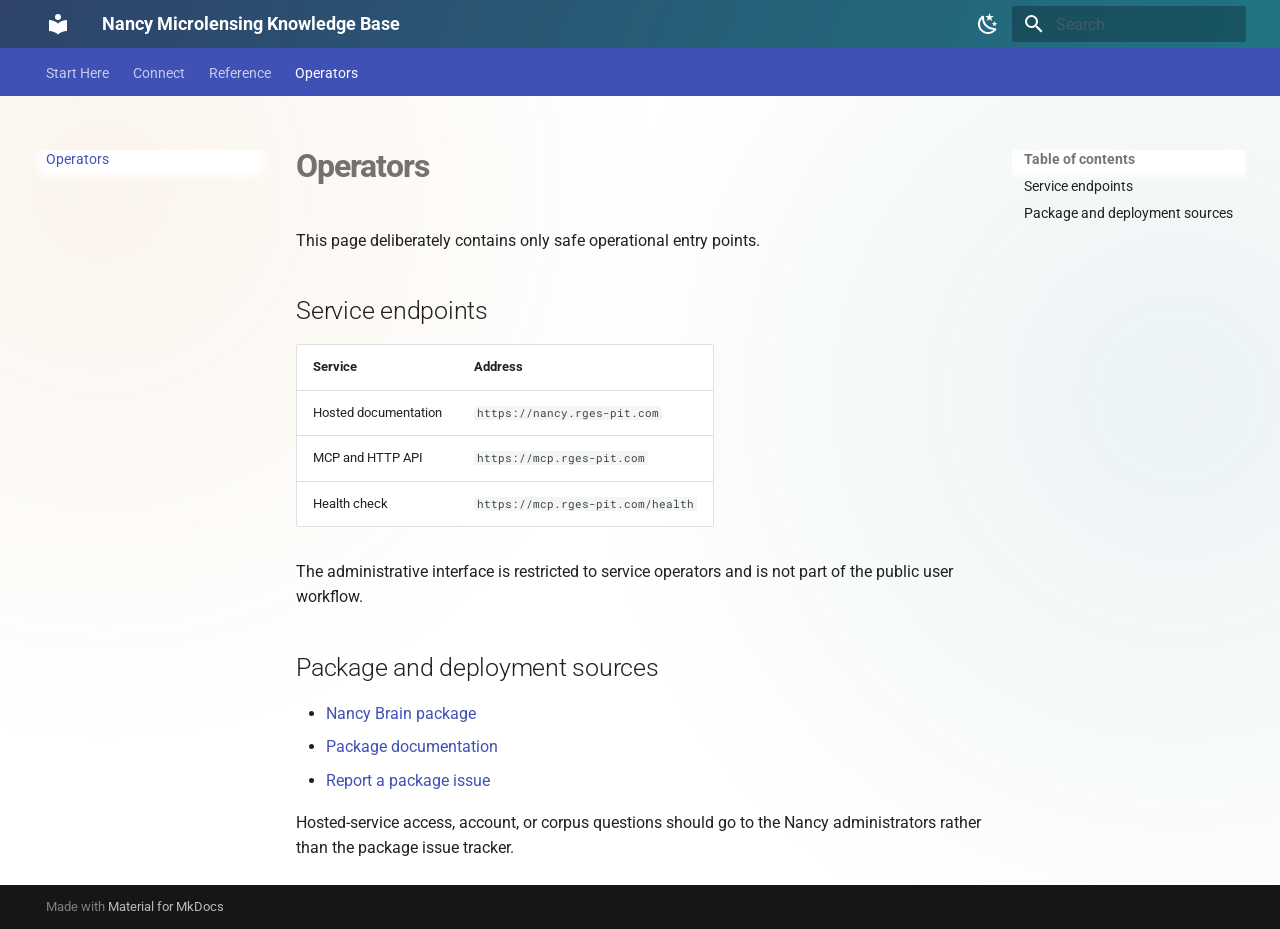
<file: hosted_docs/site/operators/index.html>
<!doctype html>
<html lang="en" class="no-js">
  <head>
    
      <meta charset="utf-8">
      <meta name="viewport" content="width=device-width,initial-scale=1">
      
        <meta name="description" content="Connect an AI assistant to the shared microlensing knowledge base">
      
      
      
        <link rel="canonical" href="https://nancy.rges-pit.com/operators/">
      
      
        <link rel="prev" href="../privacy/">
      
      
      
        
      
      
      <link rel="icon" href="../assets/images/favicon.png">
      <meta name="generator" content="mkdocs-1.6.1, mkdocs-material-9.7.7">
    
    
      
        <title>Operators - Nancy Microlensing Knowledge Base</title>
      
    
    
      <link rel="stylesheet" href="../assets/stylesheets/main.ec1eaa64.min.css">
      
        
        <link rel="stylesheet" href="../assets/stylesheets/palette.ab4e12ef.min.css">
      
      


    
    
      
    
    
      
        
        
        <link rel="preconnect" href="https://fonts.gstatic.com" crossorigin>
        <link rel="stylesheet" href="https://fonts.googleapis.com/css?family=Roboto:300,300i,400,400i,700,700i%7CRoboto+Mono:400,400i,700,700i&display=fallback">
        <style>:root{--md-text-font:"Roboto";--md-code-font:"Roboto Mono"}</style>
      
    
    
      <link rel="stylesheet" href="../stylesheets/extra.css">
    
    <script>__md_scope=new URL("..",location),__md_hash=e=>[...e].reduce(((e,_)=>(e<<5)-e+_.charCodeAt(0)),0),__md_get=(e,_=localStorage,t=__md_scope)=>JSON.parse(_.getItem(t.pathname+"."+e)),__md_set=(e,_,t=localStorage,a=__md_scope)=>{try{t.setItem(a.pathname+"."+e,JSON.stringify(_))}catch(e){}}</script>
    
      

    
    
  </head>
  
  
    
    
      
    
    
    
    
    <body dir="ltr" data-md-color-scheme="default" data-md-color-primary="indigo" data-md-color-accent="amber">
  
    
    <input class="md-toggle" data-md-toggle="drawer" type="checkbox" id="__drawer" autocomplete="off">
    <input class="md-toggle" data-md-toggle="search" type="checkbox" id="__search" autocomplete="off">
    <label class="md-overlay" for="__drawer"></label>
    <div data-md-component="skip">
      
        
        <a href="#operators" class="md-skip">
          Skip to content
        </a>
      
    </div>
    <div data-md-component="announce">
      
    </div>
    
    
      

<header class="md-header" data-md-component="header">
  <nav class="md-header__inner md-grid" aria-label="Header">
    <a href=".." title="Nancy Microlensing Knowledge Base" class="md-header__button md-logo" aria-label="Nancy Microlensing Knowledge Base" data-md-component="logo">
      
  
  <svg xmlns="http://www.w3.org/2000/svg" viewBox="0 0 24 24"><path d="M12 8a3 3 0 0 0 3-3 3 3 0 0 0-3-3 3 3 0 0 0-3 3 3 3 0 0 0 3 3m0 3.54C9.64 9.35 6.5 8 3 8v11c3.5 0 6.64 1.35 9 3.54 2.36-2.19 5.5-3.54 9-3.54V8c-3.5 0-6.64 1.35-9 3.54"/></svg>

    </a>
    <label class="md-header__button md-icon" for="__drawer">
      
      <svg xmlns="http://www.w3.org/2000/svg" viewBox="0 0 24 24"><path d="M3 6h18v2H3zm0 5h18v2H3zm0 5h18v2H3z"/></svg>
    </label>
    <div class="md-header__title" data-md-component="header-title">
      <div class="md-header__ellipsis">
        <div class="md-header__topic">
          <span class="md-ellipsis">
            Nancy Microlensing Knowledge Base
          </span>
        </div>
        <div class="md-header__topic" data-md-component="header-topic">
          <span class="md-ellipsis">
            
              Operators
            
          </span>
        </div>
      </div>
    </div>
    
      
        <form class="md-header__option" data-md-component="palette">
  
    
    
    
    <input class="md-option" data-md-color-media="(prefers-color-scheme: light)" data-md-color-scheme="default" data-md-color-primary="indigo" data-md-color-accent="amber"  aria-label="Use dark mode"  type="radio" name="__palette" id="__palette_0">
    
      <label class="md-header__button md-icon" title="Use dark mode" for="__palette_1" hidden>
        <svg xmlns="http://www.w3.org/2000/svg" viewBox="0 0 24 24"><path d="m17.75 4.09-2.53 1.94.91 3.06-2.63-1.81-2.63 1.81.91-3.06-2.53-1.94L12.44 4l1.06-3 1.06 3zm3.5 6.91-1.64 1.25.59 1.98-1.7-1.17-1.7 1.17.59-1.98L15.75 11l2.06-.05L18.5 9l.69 1.95zm-2.28 4.95c.83-.08 1.72 1.1 1.19 1.85-.32.45-.66.87-1.08 1.27C15.17 23 8.84 23 4.94 19.07c-3.91-3.9-3.91-10.24 0-14.14.4-.4.82-.76 1.27-1.08.75-.53 1.93.36 1.85 1.19-.27 2.86.69 5.83 2.89 8.02a9.96 9.96 0 0 0 8.02 2.89m-1.64 2.02a12.08 12.08 0 0 1-7.8-3.47c-2.17-2.19-3.33-5-3.49-7.82-2.81 3.14-2.7 7.96.31 10.98 3.02 3.01 7.84 3.12 10.98.31"/></svg>
      </label>
    
  
    
    
    
    <input class="md-option" data-md-color-media="(prefers-color-scheme: dark)" data-md-color-scheme="slate" data-md-color-primary="indigo" data-md-color-accent="amber"  aria-label="Use light mode"  type="radio" name="__palette" id="__palette_1">
    
      <label class="md-header__button md-icon" title="Use light mode" for="__palette_0" hidden>
        <svg xmlns="http://www.w3.org/2000/svg" viewBox="0 0 24 24"><path d="M12 7a5 5 0 0 1 5 5 5 5 0 0 1-5 5 5 5 0 0 1-5-5 5 5 0 0 1 5-5m0 2a3 3 0 0 0-3 3 3 3 0 0 0 3 3 3 3 0 0 0 3-3 3 3 0 0 0-3-3m0-7 2.39 3.42C13.65 5.15 12.84 5 12 5s-1.65.15-2.39.42zM3.34 7l4.16-.35A7.2 7.2 0 0 0 5.94 8.5c-.44.74-.69 1.5-.83 2.29zm.02 10 1.76-3.77a7.131 7.131 0 0 0 2.38 4.14zM20.65 7l-1.77 3.79a7.02 7.02 0 0 0-2.38-4.15zm-.01 10-4.14.36c.59-.51 1.12-1.14 1.54-1.86.42-.73.69-1.5.83-2.29zM12 22l-2.41-3.44c.74.27 1.55.44 2.41.44.82 0 1.63-.17 2.37-.44z"/></svg>
      </label>
    
  
</form>
      
    
    
      <script>var palette=__md_get("__palette");if(palette&&palette.color){if("(prefers-color-scheme)"===palette.color.media){var media=matchMedia("(prefers-color-scheme: light)"),input=document.querySelector(media.matches?"[data-md-color-media='(prefers-color-scheme: light)']":"[data-md-color-media='(prefers-color-scheme: dark)']");palette.color.media=input.getAttribute("data-md-color-media"),palette.color.scheme=input.getAttribute("data-md-color-scheme"),palette.color.primary=input.getAttribute("data-md-color-primary"),palette.color.accent=input.getAttribute("data-md-color-accent")}for(var[key,value]of Object.entries(palette.color))document.body.setAttribute("data-md-color-"+key,value)}</script>
    
    
    
      
      
        <label class="md-header__button md-icon" for="__search">
          
          <svg xmlns="http://www.w3.org/2000/svg" viewBox="0 0 24 24"><path d="M9.5 3A6.5 6.5 0 0 1 16 9.5c0 1.61-.59 3.09-1.56 4.23l.27.27h.79l5 5-1.5 1.5-5-5v-.79l-.27-.27A6.52 6.52 0 0 1 9.5 16 6.5 6.5 0 0 1 3 9.5 6.5 6.5 0 0 1 9.5 3m0 2C7 5 5 7 5 9.5S7 14 9.5 14 14 12 14 9.5 12 5 9.5 5"/></svg>
        </label>
        <div class="md-search" data-md-component="search" role="dialog">
  <label class="md-search__overlay" for="__search"></label>
  <div class="md-search__inner" role="search">
    <form class="md-search__form" name="search">
      <input type="text" class="md-search__input" name="query" aria-label="Search" placeholder="Search" autocapitalize="off" autocorrect="off" autocomplete="off" spellcheck="false" data-md-component="search-query" required>
      <label class="md-search__icon md-icon" for="__search">
        
        <svg xmlns="http://www.w3.org/2000/svg" viewBox="0 0 24 24"><path d="M9.5 3A6.5 6.5 0 0 1 16 9.5c0 1.61-.59 3.09-1.56 4.23l.27.27h.79l5 5-1.5 1.5-5-5v-.79l-.27-.27A6.52 6.52 0 0 1 9.5 16 6.5 6.5 0 0 1 3 9.5 6.5 6.5 0 0 1 9.5 3m0 2C7 5 5 7 5 9.5S7 14 9.5 14 14 12 14 9.5 12 5 9.5 5"/></svg>
        
        <svg xmlns="http://www.w3.org/2000/svg" viewBox="0 0 24 24"><path d="M20 11v2H8l5.5 5.5-1.42 1.42L4.16 12l7.92-7.92L13.5 5.5 8 11z"/></svg>
      </label>
      <nav class="md-search__options" aria-label="Search">
        
        <button type="reset" class="md-search__icon md-icon" title="Clear" aria-label="Clear" tabindex="-1">
          
          <svg xmlns="http://www.w3.org/2000/svg" viewBox="0 0 24 24"><path d="M19 6.41 17.59 5 12 10.59 6.41 5 5 6.41 10.59 12 5 17.59 6.41 19 12 13.41 17.59 19 19 17.59 13.41 12z"/></svg>
        </button>
      </nav>
      
    </form>
    <div class="md-search__output">
      <div class="md-search__scrollwrap" tabindex="0" data-md-scrollfix>
        <div class="md-search-result" data-md-component="search-result">
          <div class="md-search-result__meta">
            Initializing search
          </div>
          <ol class="md-search-result__list" role="presentation"></ol>
        </div>
      </div>
    </div>
  </div>
</div>
      
    
    
  </nav>
  
</header>
    
    <div class="md-container" data-md-component="container">
      
      
        
          
            
<nav class="md-tabs" aria-label="Tabs" data-md-component="tabs">
  <div class="md-grid">
    <ul class="md-tabs__list">
      
        
  
  
  
  
    <li class="md-tabs__item">
      <a href=".." class="md-tabs__link">
        
  
  
    
  
  Start Here

      </a>
    </li>
  

      
        
  
  
  
  
    
    
      <li class="md-tabs__item">
        <a href="../connect/vscode/" class="md-tabs__link">
          
  
  
  Connect

        </a>
      </li>
    
  

      
        
  
  
  
  
    
    
      <li class="md-tabs__item">
        <a href="../tools/" class="md-tabs__link">
          
  
  
  Reference

        </a>
      </li>
    
  

      
        
  
  
  
    
  
  
    <li class="md-tabs__item md-tabs__item--active">
      <a href="./" class="md-tabs__link">
        
  
  
    
  
  Operators

      </a>
    </li>
  

      
    </ul>
  </div>
</nav>
          
        
      
      <main class="md-main" data-md-component="main">
        <div class="md-main__inner md-grid">
          
            
              
              <div class="md-sidebar md-sidebar--primary" data-md-component="sidebar" data-md-type="navigation" >
                <div class="md-sidebar__scrollwrap">
                  <div class="md-sidebar__inner">
                    


  


<nav class="md-nav md-nav--primary md-nav--lifted" aria-label="Navigation" data-md-level="0">
  <label class="md-nav__title" for="__drawer">
    <a href=".." title="Nancy Microlensing Knowledge Base" class="md-nav__button md-logo" aria-label="Nancy Microlensing Knowledge Base" data-md-component="logo">
      
  
  <svg xmlns="http://www.w3.org/2000/svg" viewBox="0 0 24 24"><path d="M12 8a3 3 0 0 0 3-3 3 3 0 0 0-3-3 3 3 0 0 0-3 3 3 3 0 0 0 3 3m0 3.54C9.64 9.35 6.5 8 3 8v11c3.5 0 6.64 1.35 9 3.54 2.36-2.19 5.5-3.54 9-3.54V8c-3.5 0-6.64 1.35-9 3.54"/></svg>

    </a>
    Nancy Microlensing Knowledge Base
  </label>
  
  <ul class="md-nav__list" data-md-scrollfix>
    
      
      
  
  
  
  
    <li class="md-nav__item">
      <a href=".." class="md-nav__link">
        
  
  
  <span class="md-ellipsis">
    
  
    Start Here
  

    
  </span>
  
  

      </a>
    </li>
  

    
      
      
  
  
  
  
    
    
    
    
      
      
        
      
    
    
    <li class="md-nav__item md-nav__item--nested">
      
        
        
        <input class="md-nav__toggle md-toggle " type="checkbox" id="__nav_2" >
        
          
          <label class="md-nav__link" for="__nav_2" id="__nav_2_label" tabindex="0">
            
  
  
  <span class="md-ellipsis">
    
  
    Connect
  

    
  </span>
  
  

            <span class="md-nav__icon md-icon"></span>
          </label>
        
        <nav class="md-nav" data-md-level="1" aria-labelledby="__nav_2_label" aria-expanded="false">
          <label class="md-nav__title" for="__nav_2">
            <span class="md-nav__icon md-icon"></span>
            
  
    Connect
  

          </label>
          <ul class="md-nav__list" data-md-scrollfix>
            
              
                
  
  
  
  
    <li class="md-nav__item">
      <a href="../connect/vscode/" class="md-nav__link">
        
  
  
  <span class="md-ellipsis">
    
  
    VS Code
  

    
  </span>
  
  

      </a>
    </li>
  

              
            
              
                
  
  
  
  
    <li class="md-nav__item">
      <a href="../connect/codex/" class="md-nav__link">
        
  
  
  <span class="md-ellipsis">
    
  
    Codex
  

    
  </span>
  
  

      </a>
    </li>
  

              
            
              
                
  
  
  
  
    <li class="md-nav__item">
      <a href="../connect/claude/" class="md-nav__link">
        
  
  
  <span class="md-ellipsis">
    
  
    Claude
  

    
  </span>
  
  

      </a>
    </li>
  

              
            
              
                
  
  
  
  
    <li class="md-nav__item">
      <a href="../connect/other/" class="md-nav__link">
        
  
  
  <span class="md-ellipsis">
    
  
    Other MCP Clients
  

    
  </span>
  
  

      </a>
    </li>
  

              
            
          </ul>
        </nav>
      
    </li>
  

    
      
      
  
  
  
  
    
    
    
    
      
      
        
      
    
    
    <li class="md-nav__item md-nav__item--nested">
      
        
        
        <input class="md-nav__toggle md-toggle " type="checkbox" id="__nav_3" >
        
          
          <label class="md-nav__link" for="__nav_3" id="__nav_3_label" tabindex="0">
            
  
  
  <span class="md-ellipsis">
    
  
    Reference
  

    
  </span>
  
  

            <span class="md-nav__icon md-icon"></span>
          </label>
        
        <nav class="md-nav" data-md-level="1" aria-labelledby="__nav_3_label" aria-expanded="false">
          <label class="md-nav__title" for="__nav_3">
            <span class="md-nav__icon md-icon"></span>
            
  
    Reference
  

          </label>
          <ul class="md-nav__list" data-md-scrollfix>
            
              
                
  
  
  
  
    <li class="md-nav__item">
      <a href="../tools/" class="md-nav__link">
        
  
  
  <span class="md-ellipsis">
    
  
    Tools
  

    
  </span>
  
  

      </a>
    </li>
  

              
            
              
                
  
  
  
  
    <li class="md-nav__item">
      <a href="../http-api/" class="md-nav__link">
        
  
  
  <span class="md-ellipsis">
    
  
    HTTP API
  

    
  </span>
  
  

      </a>
    </li>
  

              
            
              
                
  
  
  
  
    <li class="md-nav__item">
      <a href="../privacy/" class="md-nav__link">
        
  
  
  <span class="md-ellipsis">
    
  
    Privacy
  

    
  </span>
  
  

      </a>
    </li>
  

              
            
          </ul>
        </nav>
      
    </li>
  

    
      
      
  
  
    
  
  
  
    <li class="md-nav__item md-nav__item--active">
      
      <input class="md-nav__toggle md-toggle" type="checkbox" id="__toc">
      
      
        
      
      
        <label class="md-nav__link md-nav__link--active" for="__toc">
          
  
  
  <span class="md-ellipsis">
    
  
    Operators
  

    
  </span>
  
  

          <span class="md-nav__icon md-icon"></span>
        </label>
      
      <a href="./" class="md-nav__link md-nav__link--active">
        
  
  
  <span class="md-ellipsis">
    
  
    Operators
  

    
  </span>
  
  

      </a>
      
        

<nav class="md-nav md-nav--secondary" aria-label="Table of contents">
  
  
  
    
  
  
    <label class="md-nav__title" for="__toc">
      <span class="md-nav__icon md-icon"></span>
      Table of contents
    </label>
    <ul class="md-nav__list" data-md-component="toc" data-md-scrollfix>
      
        <li class="md-nav__item">
  <a href="#service-endpoints" class="md-nav__link">
    <span class="md-ellipsis">
      
        Service endpoints
      
    </span>
  </a>
  
</li>
      
        <li class="md-nav__item">
  <a href="#package-and-deployment-sources" class="md-nav__link">
    <span class="md-ellipsis">
      
        Package and deployment sources
      
    </span>
  </a>
  
</li>
      
    </ul>
  
</nav>
      
    </li>
  

    
  </ul>
</nav>
                  </div>
                </div>
              </div>
            
            
              
              <div class="md-sidebar md-sidebar--secondary" data-md-component="sidebar" data-md-type="toc" >
                <div class="md-sidebar__scrollwrap">
                  <div class="md-sidebar__inner">
                    

<nav class="md-nav md-nav--secondary" aria-label="Table of contents">
  
  
  
    
  
  
    <label class="md-nav__title" for="__toc">
      <span class="md-nav__icon md-icon"></span>
      Table of contents
    </label>
    <ul class="md-nav__list" data-md-component="toc" data-md-scrollfix>
      
        <li class="md-nav__item">
  <a href="#service-endpoints" class="md-nav__link">
    <span class="md-ellipsis">
      
        Service endpoints
      
    </span>
  </a>
  
</li>
      
        <li class="md-nav__item">
  <a href="#package-and-deployment-sources" class="md-nav__link">
    <span class="md-ellipsis">
      
        Package and deployment sources
      
    </span>
  </a>
  
</li>
      
    </ul>
  
</nav>
                  </div>
                </div>
              </div>
            
          
          
            <div class="md-content" data-md-component="content">
              
              <article class="md-content__inner md-typeset">
                
                  



<h1 id="operators">Operators</h1>
<p>This page deliberately contains only safe operational entry points.</p>
<h2 id="service-endpoints">Service endpoints</h2>
<table>
<thead>
<tr>
<th>Service</th>
<th>Address</th>
</tr>
</thead>
<tbody>
<tr>
<td>Hosted documentation</td>
<td><code>https://nancy.rges-pit.com</code></td>
</tr>
<tr>
<td>MCP and HTTP API</td>
<td><code>https://mcp.rges-pit.com</code></td>
</tr>
<tr>
<td>Health check</td>
<td><code>https://mcp.rges-pit.com/health</code></td>
</tr>
</tbody>
</table>
<p>The administrative interface is restricted to service operators and is not
part of the public user workflow.</p>
<h2 id="package-and-deployment-sources">Package and deployment sources</h2>
<ul>
<li><a href="https://github.com/AmberLee2427/nancy-brain">Nancy Brain package</a></li>
<li><a href="https://nancy-docs.malpas.nz/">Package documentation</a></li>
<li><a href="https://github.com/AmberLee2427/nancy-brain/issues">Report a package issue</a></li>
</ul>
<p>Hosted-service access, account, or corpus questions should go to the Nancy
administrators rather than the package issue tracker.</p>












                
              </article>
            </div>
          
          
<script>var target=document.getElementById(location.hash.slice(1));target&&target.name&&(target.checked=target.name.startsWith("__tabbed_"))</script>
        </div>
        
          <button type="button" class="md-top md-icon" data-md-component="top" hidden>
  
  <svg xmlns="http://www.w3.org/2000/svg" viewBox="0 0 24 24"><path d="M13 20h-2V8l-5.5 5.5-1.42-1.42L12 4.16l7.92 7.92-1.42 1.42L13 8z"/></svg>
  Back to top
</button>
        
      </main>
      
        <footer class="md-footer">
  
  <div class="md-footer-meta md-typeset">
    <div class="md-footer-meta__inner md-grid">
      <div class="md-copyright">
  
  
    Made with
    <a href="https://squidfunk.github.io/mkdocs-material/" target="_blank" rel="noopener">
      Material for MkDocs
    </a>
  
</div>
      
    </div>
  </div>
</footer>
      
    </div>
    <div class="md-dialog" data-md-component="dialog">
      <div class="md-dialog__inner md-typeset"></div>
    </div>
    
    
    
      
      
      <script id="__config" type="application/json">{"annotate": null, "base": "..", "features": ["navigation.tabs", "navigation.sections", "navigation.top", "content.code.copy", "search.highlight"], "search": "../assets/javascripts/workers/search.2c215733.min.js", "tags": null, "translations": {"clipboard.copied": "Copied to clipboard", "clipboard.copy": "Copy to clipboard", "search.result.more.one": "1 more on this page", "search.result.more.other": "# more on this page", "search.result.none": "No matching documents", "search.result.one": "1 matching document", "search.result.other": "# matching documents", "search.result.placeholder": "Type to start searching", "search.result.term.missing": "Missing", "select.version": "Select version"}, "version": null}</script>
    
    
      <script src="../assets/javascripts/bundle.d7400e89.min.js"></script>
      
    
  </body>
</html>
</file>
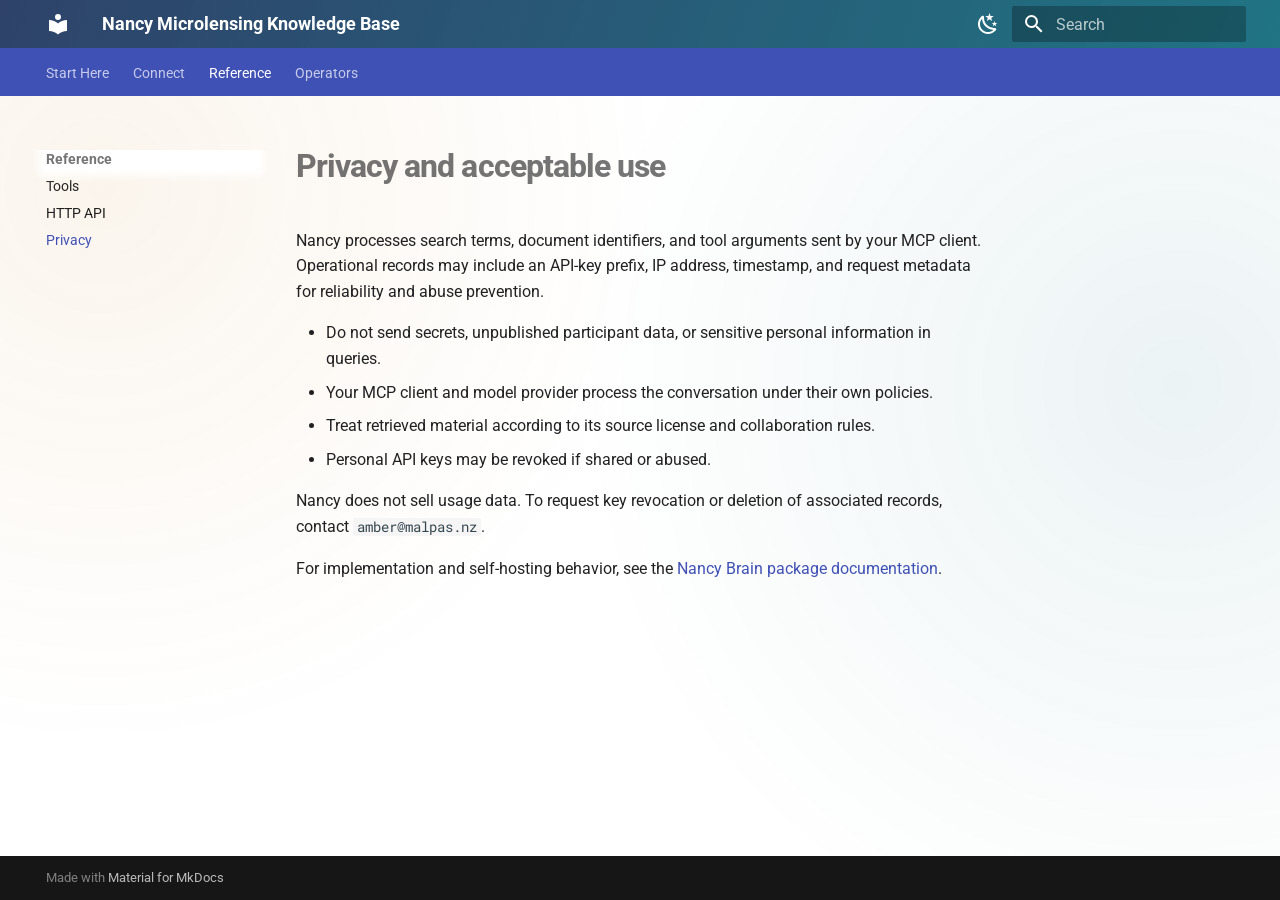
<file: hosted_docs/site/privacy/index.html>
<!doctype html>
<html lang="en" class="no-js">
  <head>
    
      <meta charset="utf-8">
      <meta name="viewport" content="width=device-width,initial-scale=1">
      
        <meta name="description" content="Connect an AI assistant to the shared microlensing knowledge base">
      
      
      
        <link rel="canonical" href="https://nancy.rges-pit.com/privacy/">
      
      
        <link rel="prev" href="../http-api/">
      
      
        <link rel="next" href="../operators/">
      
      
        
      
      
      <link rel="icon" href="../assets/images/favicon.png">
      <meta name="generator" content="mkdocs-1.6.1, mkdocs-material-9.7.7">
    
    
      
        <title>Privacy - Nancy Microlensing Knowledge Base</title>
      
    
    
      <link rel="stylesheet" href="../assets/stylesheets/main.ec1eaa64.min.css">
      
        
        <link rel="stylesheet" href="../assets/stylesheets/palette.ab4e12ef.min.css">
      
      


    
    
      
    
    
      
        
        
        <link rel="preconnect" href="https://fonts.gstatic.com" crossorigin>
        <link rel="stylesheet" href="https://fonts.googleapis.com/css?family=Roboto:300,300i,400,400i,700,700i%7CRoboto+Mono:400,400i,700,700i&display=fallback">
        <style>:root{--md-text-font:"Roboto";--md-code-font:"Roboto Mono"}</style>
      
    
    
      <link rel="stylesheet" href="../stylesheets/extra.css">
    
    <script>__md_scope=new URL("..",location),__md_hash=e=>[...e].reduce(((e,_)=>(e<<5)-e+_.charCodeAt(0)),0),__md_get=(e,_=localStorage,t=__md_scope)=>JSON.parse(_.getItem(t.pathname+"."+e)),__md_set=(e,_,t=localStorage,a=__md_scope)=>{try{t.setItem(a.pathname+"."+e,JSON.stringify(_))}catch(e){}}</script>
    
      

    
    
  </head>
  
  
    
    
      
    
    
    
    
    <body dir="ltr" data-md-color-scheme="default" data-md-color-primary="indigo" data-md-color-accent="amber">
  
    
    <input class="md-toggle" data-md-toggle="drawer" type="checkbox" id="__drawer" autocomplete="off">
    <input class="md-toggle" data-md-toggle="search" type="checkbox" id="__search" autocomplete="off">
    <label class="md-overlay" for="__drawer"></label>
    <div data-md-component="skip">
      
        
        <a href="#privacy-and-acceptable-use" class="md-skip">
          Skip to content
        </a>
      
    </div>
    <div data-md-component="announce">
      
    </div>
    
    
      

<header class="md-header" data-md-component="header">
  <nav class="md-header__inner md-grid" aria-label="Header">
    <a href=".." title="Nancy Microlensing Knowledge Base" class="md-header__button md-logo" aria-label="Nancy Microlensing Knowledge Base" data-md-component="logo">
      
  
  <svg xmlns="http://www.w3.org/2000/svg" viewBox="0 0 24 24"><path d="M12 8a3 3 0 0 0 3-3 3 3 0 0 0-3-3 3 3 0 0 0-3 3 3 3 0 0 0 3 3m0 3.54C9.64 9.35 6.5 8 3 8v11c3.5 0 6.64 1.35 9 3.54 2.36-2.19 5.5-3.54 9-3.54V8c-3.5 0-6.64 1.35-9 3.54"/></svg>

    </a>
    <label class="md-header__button md-icon" for="__drawer">
      
      <svg xmlns="http://www.w3.org/2000/svg" viewBox="0 0 24 24"><path d="M3 6h18v2H3zm0 5h18v2H3zm0 5h18v2H3z"/></svg>
    </label>
    <div class="md-header__title" data-md-component="header-title">
      <div class="md-header__ellipsis">
        <div class="md-header__topic">
          <span class="md-ellipsis">
            Nancy Microlensing Knowledge Base
          </span>
        </div>
        <div class="md-header__topic" data-md-component="header-topic">
          <span class="md-ellipsis">
            
              Privacy
            
          </span>
        </div>
      </div>
    </div>
    
      
        <form class="md-header__option" data-md-component="palette">
  
    
    
    
    <input class="md-option" data-md-color-media="(prefers-color-scheme: light)" data-md-color-scheme="default" data-md-color-primary="indigo" data-md-color-accent="amber"  aria-label="Use dark mode"  type="radio" name="__palette" id="__palette_0">
    
      <label class="md-header__button md-icon" title="Use dark mode" for="__palette_1" hidden>
        <svg xmlns="http://www.w3.org/2000/svg" viewBox="0 0 24 24"><path d="m17.75 4.09-2.53 1.94.91 3.06-2.63-1.81-2.63 1.81.91-3.06-2.53-1.94L12.44 4l1.06-3 1.06 3zm3.5 6.91-1.64 1.25.59 1.98-1.7-1.17-1.7 1.17.59-1.98L15.75 11l2.06-.05L18.5 9l.69 1.95zm-2.28 4.95c.83-.08 1.72 1.1 1.19 1.85-.32.45-.66.87-1.08 1.27C15.17 23 8.84 23 4.94 19.07c-3.91-3.9-3.91-10.24 0-14.14.4-.4.82-.76 1.27-1.08.75-.53 1.93.36 1.85 1.19-.27 2.86.69 5.83 2.89 8.02a9.96 9.96 0 0 0 8.02 2.89m-1.64 2.02a12.08 12.08 0 0 1-7.8-3.47c-2.17-2.19-3.33-5-3.49-7.82-2.81 3.14-2.7 7.96.31 10.98 3.02 3.01 7.84 3.12 10.98.31"/></svg>
      </label>
    
  
    
    
    
    <input class="md-option" data-md-color-media="(prefers-color-scheme: dark)" data-md-color-scheme="slate" data-md-color-primary="indigo" data-md-color-accent="amber"  aria-label="Use light mode"  type="radio" name="__palette" id="__palette_1">
    
      <label class="md-header__button md-icon" title="Use light mode" for="__palette_0" hidden>
        <svg xmlns="http://www.w3.org/2000/svg" viewBox="0 0 24 24"><path d="M12 7a5 5 0 0 1 5 5 5 5 0 0 1-5 5 5 5 0 0 1-5-5 5 5 0 0 1 5-5m0 2a3 3 0 0 0-3 3 3 3 0 0 0 3 3 3 3 0 0 0 3-3 3 3 0 0 0-3-3m0-7 2.39 3.42C13.65 5.15 12.84 5 12 5s-1.65.15-2.39.42zM3.34 7l4.16-.35A7.2 7.2 0 0 0 5.94 8.5c-.44.74-.69 1.5-.83 2.29zm.02 10 1.76-3.77a7.131 7.131 0 0 0 2.38 4.14zM20.65 7l-1.77 3.79a7.02 7.02 0 0 0-2.38-4.15zm-.01 10-4.14.36c.59-.51 1.12-1.14 1.54-1.86.42-.73.69-1.5.83-2.29zM12 22l-2.41-3.44c.74.27 1.55.44 2.41.44.82 0 1.63-.17 2.37-.44z"/></svg>
      </label>
    
  
</form>
      
    
    
      <script>var palette=__md_get("__palette");if(palette&&palette.color){if("(prefers-color-scheme)"===palette.color.media){var media=matchMedia("(prefers-color-scheme: light)"),input=document.querySelector(media.matches?"[data-md-color-media='(prefers-color-scheme: light)']":"[data-md-color-media='(prefers-color-scheme: dark)']");palette.color.media=input.getAttribute("data-md-color-media"),palette.color.scheme=input.getAttribute("data-md-color-scheme"),palette.color.primary=input.getAttribute("data-md-color-primary"),palette.color.accent=input.getAttribute("data-md-color-accent")}for(var[key,value]of Object.entries(palette.color))document.body.setAttribute("data-md-color-"+key,value)}</script>
    
    
    
      
      
        <label class="md-header__button md-icon" for="__search">
          
          <svg xmlns="http://www.w3.org/2000/svg" viewBox="0 0 24 24"><path d="M9.5 3A6.5 6.5 0 0 1 16 9.5c0 1.61-.59 3.09-1.56 4.23l.27.27h.79l5 5-1.5 1.5-5-5v-.79l-.27-.27A6.52 6.52 0 0 1 9.5 16 6.5 6.5 0 0 1 3 9.5 6.5 6.5 0 0 1 9.5 3m0 2C7 5 5 7 5 9.5S7 14 9.5 14 14 12 14 9.5 12 5 9.5 5"/></svg>
        </label>
        <div class="md-search" data-md-component="search" role="dialog">
  <label class="md-search__overlay" for="__search"></label>
  <div class="md-search__inner" role="search">
    <form class="md-search__form" name="search">
      <input type="text" class="md-search__input" name="query" aria-label="Search" placeholder="Search" autocapitalize="off" autocorrect="off" autocomplete="off" spellcheck="false" data-md-component="search-query" required>
      <label class="md-search__icon md-icon" for="__search">
        
        <svg xmlns="http://www.w3.org/2000/svg" viewBox="0 0 24 24"><path d="M9.5 3A6.5 6.5 0 0 1 16 9.5c0 1.61-.59 3.09-1.56 4.23l.27.27h.79l5 5-1.5 1.5-5-5v-.79l-.27-.27A6.52 6.52 0 0 1 9.5 16 6.5 6.5 0 0 1 3 9.5 6.5 6.5 0 0 1 9.5 3m0 2C7 5 5 7 5 9.5S7 14 9.5 14 14 12 14 9.5 12 5 9.5 5"/></svg>
        
        <svg xmlns="http://www.w3.org/2000/svg" viewBox="0 0 24 24"><path d="M20 11v2H8l5.5 5.5-1.42 1.42L4.16 12l7.92-7.92L13.5 5.5 8 11z"/></svg>
      </label>
      <nav class="md-search__options" aria-label="Search">
        
        <button type="reset" class="md-search__icon md-icon" title="Clear" aria-label="Clear" tabindex="-1">
          
          <svg xmlns="http://www.w3.org/2000/svg" viewBox="0 0 24 24"><path d="M19 6.41 17.59 5 12 10.59 6.41 5 5 6.41 10.59 12 5 17.59 6.41 19 12 13.41 17.59 19 19 17.59 13.41 12z"/></svg>
        </button>
      </nav>
      
    </form>
    <div class="md-search__output">
      <div class="md-search__scrollwrap" tabindex="0" data-md-scrollfix>
        <div class="md-search-result" data-md-component="search-result">
          <div class="md-search-result__meta">
            Initializing search
          </div>
          <ol class="md-search-result__list" role="presentation"></ol>
        </div>
      </div>
    </div>
  </div>
</div>
      
    
    
  </nav>
  
</header>
    
    <div class="md-container" data-md-component="container">
      
      
        
          
            
<nav class="md-tabs" aria-label="Tabs" data-md-component="tabs">
  <div class="md-grid">
    <ul class="md-tabs__list">
      
        
  
  
  
  
    <li class="md-tabs__item">
      <a href=".." class="md-tabs__link">
        
  
  
    
  
  Start Here

      </a>
    </li>
  

      
        
  
  
  
  
    
    
      <li class="md-tabs__item">
        <a href="../connect/vscode/" class="md-tabs__link">
          
  
  
  Connect

        </a>
      </li>
    
  

      
        
  
  
  
    
  
  
    
    
      <li class="md-tabs__item md-tabs__item--active">
        <a href="../tools/" class="md-tabs__link">
          
  
  
  Reference

        </a>
      </li>
    
  

      
        
  
  
  
  
    <li class="md-tabs__item">
      <a href="../operators/" class="md-tabs__link">
        
  
  
    
  
  Operators

      </a>
    </li>
  

      
    </ul>
  </div>
</nav>
          
        
      
      <main class="md-main" data-md-component="main">
        <div class="md-main__inner md-grid">
          
            
              
              <div class="md-sidebar md-sidebar--primary" data-md-component="sidebar" data-md-type="navigation" >
                <div class="md-sidebar__scrollwrap">
                  <div class="md-sidebar__inner">
                    


  


<nav class="md-nav md-nav--primary md-nav--lifted" aria-label="Navigation" data-md-level="0">
  <label class="md-nav__title" for="__drawer">
    <a href=".." title="Nancy Microlensing Knowledge Base" class="md-nav__button md-logo" aria-label="Nancy Microlensing Knowledge Base" data-md-component="logo">
      
  
  <svg xmlns="http://www.w3.org/2000/svg" viewBox="0 0 24 24"><path d="M12 8a3 3 0 0 0 3-3 3 3 0 0 0-3-3 3 3 0 0 0-3 3 3 3 0 0 0 3 3m0 3.54C9.64 9.35 6.5 8 3 8v11c3.5 0 6.64 1.35 9 3.54 2.36-2.19 5.5-3.54 9-3.54V8c-3.5 0-6.64 1.35-9 3.54"/></svg>

    </a>
    Nancy Microlensing Knowledge Base
  </label>
  
  <ul class="md-nav__list" data-md-scrollfix>
    
      
      
  
  
  
  
    <li class="md-nav__item">
      <a href=".." class="md-nav__link">
        
  
  
  <span class="md-ellipsis">
    
  
    Start Here
  

    
  </span>
  
  

      </a>
    </li>
  

    
      
      
  
  
  
  
    
    
    
    
      
      
        
      
    
    
    <li class="md-nav__item md-nav__item--nested">
      
        
        
        <input class="md-nav__toggle md-toggle " type="checkbox" id="__nav_2" >
        
          
          <label class="md-nav__link" for="__nav_2" id="__nav_2_label" tabindex="0">
            
  
  
  <span class="md-ellipsis">
    
  
    Connect
  

    
  </span>
  
  

            <span class="md-nav__icon md-icon"></span>
          </label>
        
        <nav class="md-nav" data-md-level="1" aria-labelledby="__nav_2_label" aria-expanded="false">
          <label class="md-nav__title" for="__nav_2">
            <span class="md-nav__icon md-icon"></span>
            
  
    Connect
  

          </label>
          <ul class="md-nav__list" data-md-scrollfix>
            
              
                
  
  
  
  
    <li class="md-nav__item">
      <a href="../connect/vscode/" class="md-nav__link">
        
  
  
  <span class="md-ellipsis">
    
  
    VS Code
  

    
  </span>
  
  

      </a>
    </li>
  

              
            
              
                
  
  
  
  
    <li class="md-nav__item">
      <a href="../connect/codex/" class="md-nav__link">
        
  
  
  <span class="md-ellipsis">
    
  
    Codex
  

    
  </span>
  
  

      </a>
    </li>
  

              
            
              
                
  
  
  
  
    <li class="md-nav__item">
      <a href="../connect/claude/" class="md-nav__link">
        
  
  
  <span class="md-ellipsis">
    
  
    Claude
  

    
  </span>
  
  

      </a>
    </li>
  

              
            
              
                
  
  
  
  
    <li class="md-nav__item">
      <a href="../connect/other/" class="md-nav__link">
        
  
  
  <span class="md-ellipsis">
    
  
    Other MCP Clients
  

    
  </span>
  
  

      </a>
    </li>
  

              
            
          </ul>
        </nav>
      
    </li>
  

    
      
      
  
  
    
  
  
  
    
    
    
    
      
        
        
      
      
        
      
    
    
    <li class="md-nav__item md-nav__item--active md-nav__item--section md-nav__item--nested">
      
        
        
        <input class="md-nav__toggle md-toggle " type="checkbox" id="__nav_3" checked>
        
          
          <label class="md-nav__link" for="__nav_3" id="__nav_3_label" tabindex="">
            
  
  
  <span class="md-ellipsis">
    
  
    Reference
  

    
  </span>
  
  

            <span class="md-nav__icon md-icon"></span>
          </label>
        
        <nav class="md-nav" data-md-level="1" aria-labelledby="__nav_3_label" aria-expanded="true">
          <label class="md-nav__title" for="__nav_3">
            <span class="md-nav__icon md-icon"></span>
            
  
    Reference
  

          </label>
          <ul class="md-nav__list" data-md-scrollfix>
            
              
                
  
  
  
  
    <li class="md-nav__item">
      <a href="../tools/" class="md-nav__link">
        
  
  
  <span class="md-ellipsis">
    
  
    Tools
  

    
  </span>
  
  

      </a>
    </li>
  

              
            
              
                
  
  
  
  
    <li class="md-nav__item">
      <a href="../http-api/" class="md-nav__link">
        
  
  
  <span class="md-ellipsis">
    
  
    HTTP API
  

    
  </span>
  
  

      </a>
    </li>
  

              
            
              
                
  
  
    
  
  
  
    <li class="md-nav__item md-nav__item--active">
      
      <input class="md-nav__toggle md-toggle" type="checkbox" id="__toc">
      
      
        
      
      
      <a href="./" class="md-nav__link md-nav__link--active">
        
  
  
  <span class="md-ellipsis">
    
  
    Privacy
  

    
  </span>
  
  

      </a>
      
    </li>
  

              
            
          </ul>
        </nav>
      
    </li>
  

    
      
      
  
  
  
  
    <li class="md-nav__item">
      <a href="../operators/" class="md-nav__link">
        
  
  
  <span class="md-ellipsis">
    
  
    Operators
  

    
  </span>
  
  

      </a>
    </li>
  

    
  </ul>
</nav>
                  </div>
                </div>
              </div>
            
            
              
              <div class="md-sidebar md-sidebar--secondary" data-md-component="sidebar" data-md-type="toc" >
                <div class="md-sidebar__scrollwrap">
                  <div class="md-sidebar__inner">
                    

<nav class="md-nav md-nav--secondary" aria-label="Table of contents">
  
  
  
    
  
  
</nav>
                  </div>
                </div>
              </div>
            
          
          
            <div class="md-content" data-md-component="content">
              
              <article class="md-content__inner md-typeset">
                
                  



<h1 id="privacy-and-acceptable-use">Privacy and acceptable use</h1>
<p>Nancy processes search terms, document identifiers, and tool arguments sent by
your MCP client. Operational records may include an API-key prefix, IP address,
timestamp, and request metadata for reliability and abuse prevention.</p>
<ul>
<li>Do not send secrets, unpublished participant data, or sensitive personal
  information in queries.</li>
<li>Your MCP client and model provider process the conversation under their own
  policies.</li>
<li>Treat retrieved material according to its source license and collaboration
  rules.</li>
<li>Personal API keys may be revoked if shared or abused.</li>
</ul>
<p>Nancy does not sell usage data. To request key revocation or deletion of
associated records, contact <code>amber@malpas.nz</code>.</p>
<p>For implementation and self-hosting behavior, see the
<a href="https://nancy-docs.malpas.nz/">Nancy Brain package documentation</a>.</p>












                
              </article>
            </div>
          
          
<script>var target=document.getElementById(location.hash.slice(1));target&&target.name&&(target.checked=target.name.startsWith("__tabbed_"))</script>
        </div>
        
          <button type="button" class="md-top md-icon" data-md-component="top" hidden>
  
  <svg xmlns="http://www.w3.org/2000/svg" viewBox="0 0 24 24"><path d="M13 20h-2V8l-5.5 5.5-1.42-1.42L12 4.16l7.92 7.92-1.42 1.42L13 8z"/></svg>
  Back to top
</button>
        
      </main>
      
        <footer class="md-footer">
  
  <div class="md-footer-meta md-typeset">
    <div class="md-footer-meta__inner md-grid">
      <div class="md-copyright">
  
  
    Made with
    <a href="https://squidfunk.github.io/mkdocs-material/" target="_blank" rel="noopener">
      Material for MkDocs
    </a>
  
</div>
      
    </div>
  </div>
</footer>
      
    </div>
    <div class="md-dialog" data-md-component="dialog">
      <div class="md-dialog__inner md-typeset"></div>
    </div>
    
    
    
      
      
      <script id="__config" type="application/json">{"annotate": null, "base": "..", "features": ["navigation.tabs", "navigation.sections", "navigation.top", "content.code.copy", "search.highlight"], "search": "../assets/javascripts/workers/search.2c215733.min.js", "tags": null, "translations": {"clipboard.copied": "Copied to clipboard", "clipboard.copy": "Copy to clipboard", "search.result.more.one": "1 more on this page", "search.result.more.other": "# more on this page", "search.result.none": "No matching documents", "search.result.one": "1 matching document", "search.result.other": "# matching documents", "search.result.placeholder": "Type to start searching", "search.result.term.missing": "Missing", "select.version": "Select version"}, "version": null}</script>
    
    
      <script src="../assets/javascripts/bundle.d7400e89.min.js"></script>
      
    
  </body>
</html>
</file>
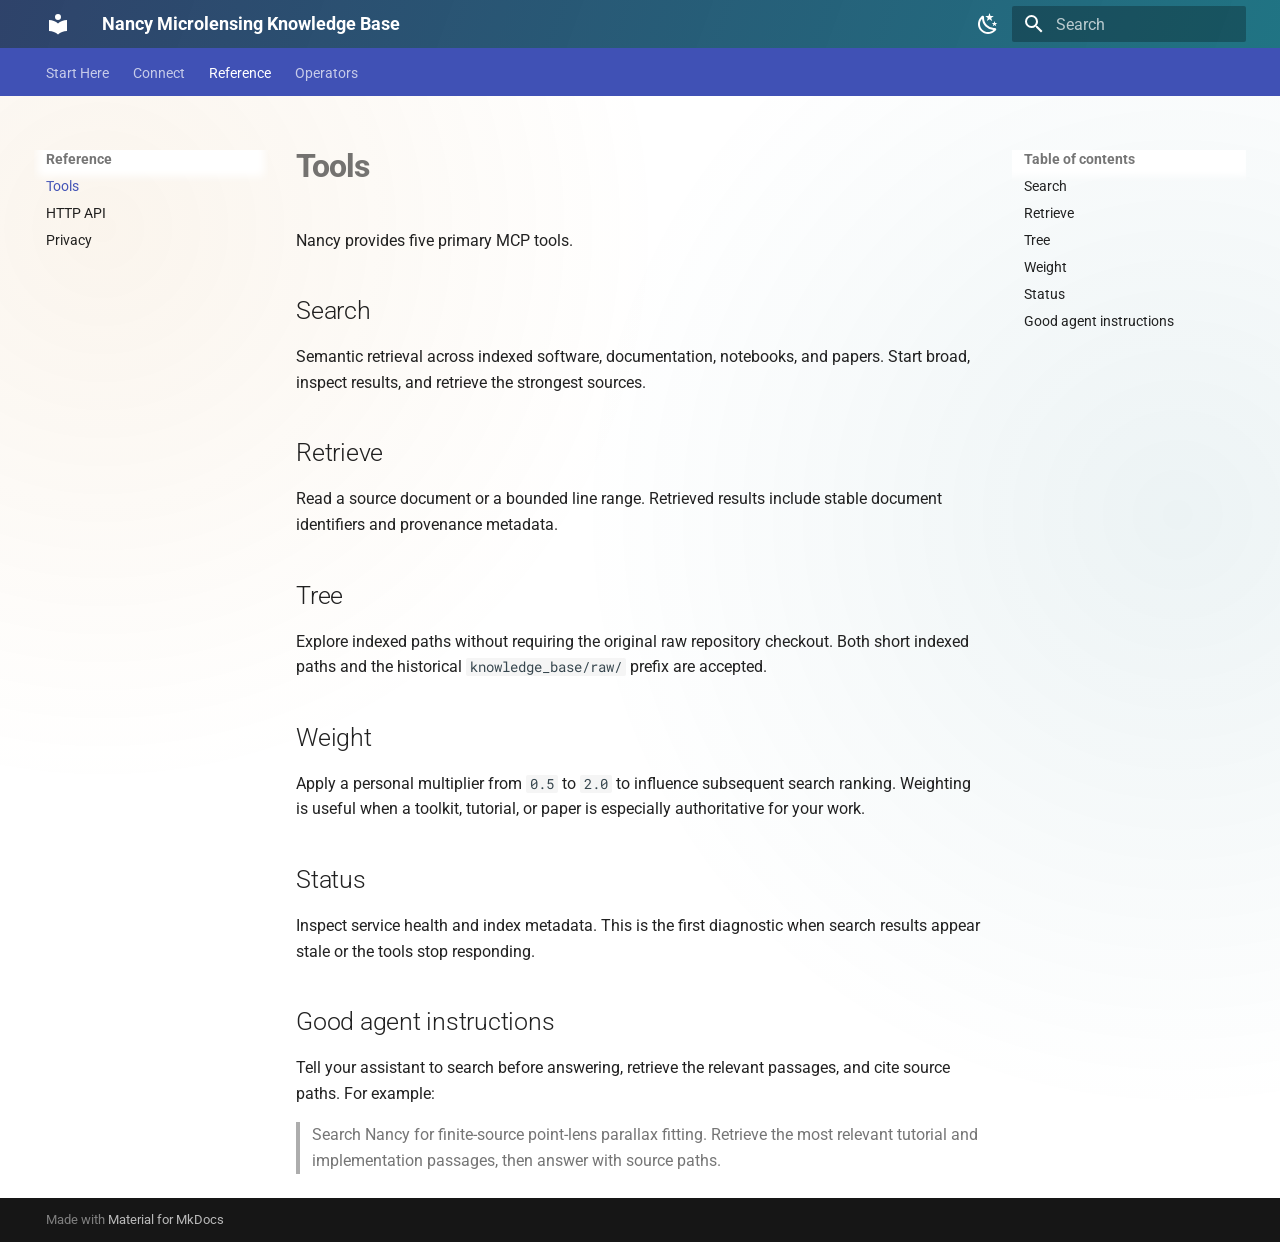
<file: hosted_docs/site/tools/index.html>
<!doctype html>
<html lang="en" class="no-js">
  <head>
    
      <meta charset="utf-8">
      <meta name="viewport" content="width=device-width,initial-scale=1">
      
        <meta name="description" content="Connect an AI assistant to the shared microlensing knowledge base">
      
      
      
        <link rel="canonical" href="https://nancy.rges-pit.com/tools/">
      
      
        <link rel="prev" href="../connect/other/">
      
      
        <link rel="next" href="../http-api/">
      
      
        
      
      
      <link rel="icon" href="../assets/images/favicon.png">
      <meta name="generator" content="mkdocs-1.6.1, mkdocs-material-9.7.7">
    
    
      
        <title>Tools - Nancy Microlensing Knowledge Base</title>
      
    
    
      <link rel="stylesheet" href="../assets/stylesheets/main.ec1eaa64.min.css">
      
        
        <link rel="stylesheet" href="../assets/stylesheets/palette.ab4e12ef.min.css">
      
      


    
    
      
    
    
      
        
        
        <link rel="preconnect" href="https://fonts.gstatic.com" crossorigin>
        <link rel="stylesheet" href="https://fonts.googleapis.com/css?family=Roboto:300,300i,400,400i,700,700i%7CRoboto+Mono:400,400i,700,700i&display=fallback">
        <style>:root{--md-text-font:"Roboto";--md-code-font:"Roboto Mono"}</style>
      
    
    
      <link rel="stylesheet" href="../stylesheets/extra.css">
    
    <script>__md_scope=new URL("..",location),__md_hash=e=>[...e].reduce(((e,_)=>(e<<5)-e+_.charCodeAt(0)),0),__md_get=(e,_=localStorage,t=__md_scope)=>JSON.parse(_.getItem(t.pathname+"."+e)),__md_set=(e,_,t=localStorage,a=__md_scope)=>{try{t.setItem(a.pathname+"."+e,JSON.stringify(_))}catch(e){}}</script>
    
      

    
    
  </head>
  
  
    
    
      
    
    
    
    
    <body dir="ltr" data-md-color-scheme="default" data-md-color-primary="indigo" data-md-color-accent="amber">
  
    
    <input class="md-toggle" data-md-toggle="drawer" type="checkbox" id="__drawer" autocomplete="off">
    <input class="md-toggle" data-md-toggle="search" type="checkbox" id="__search" autocomplete="off">
    <label class="md-overlay" for="__drawer"></label>
    <div data-md-component="skip">
      
        
        <a href="#tools" class="md-skip">
          Skip to content
        </a>
      
    </div>
    <div data-md-component="announce">
      
    </div>
    
    
      

<header class="md-header" data-md-component="header">
  <nav class="md-header__inner md-grid" aria-label="Header">
    <a href=".." title="Nancy Microlensing Knowledge Base" class="md-header__button md-logo" aria-label="Nancy Microlensing Knowledge Base" data-md-component="logo">
      
  
  <svg xmlns="http://www.w3.org/2000/svg" viewBox="0 0 24 24"><path d="M12 8a3 3 0 0 0 3-3 3 3 0 0 0-3-3 3 3 0 0 0-3 3 3 3 0 0 0 3 3m0 3.54C9.64 9.35 6.5 8 3 8v11c3.5 0 6.64 1.35 9 3.54 2.36-2.19 5.5-3.54 9-3.54V8c-3.5 0-6.64 1.35-9 3.54"/></svg>

    </a>
    <label class="md-header__button md-icon" for="__drawer">
      
      <svg xmlns="http://www.w3.org/2000/svg" viewBox="0 0 24 24"><path d="M3 6h18v2H3zm0 5h18v2H3zm0 5h18v2H3z"/></svg>
    </label>
    <div class="md-header__title" data-md-component="header-title">
      <div class="md-header__ellipsis">
        <div class="md-header__topic">
          <span class="md-ellipsis">
            Nancy Microlensing Knowledge Base
          </span>
        </div>
        <div class="md-header__topic" data-md-component="header-topic">
          <span class="md-ellipsis">
            
              Tools
            
          </span>
        </div>
      </div>
    </div>
    
      
        <form class="md-header__option" data-md-component="palette">
  
    
    
    
    <input class="md-option" data-md-color-media="(prefers-color-scheme: light)" data-md-color-scheme="default" data-md-color-primary="indigo" data-md-color-accent="amber"  aria-label="Use dark mode"  type="radio" name="__palette" id="__palette_0">
    
      <label class="md-header__button md-icon" title="Use dark mode" for="__palette_1" hidden>
        <svg xmlns="http://www.w3.org/2000/svg" viewBox="0 0 24 24"><path d="m17.75 4.09-2.53 1.94.91 3.06-2.63-1.81-2.63 1.81.91-3.06-2.53-1.94L12.44 4l1.06-3 1.06 3zm3.5 6.91-1.64 1.25.59 1.98-1.7-1.17-1.7 1.17.59-1.98L15.75 11l2.06-.05L18.5 9l.69 1.95zm-2.28 4.95c.83-.08 1.72 1.1 1.19 1.85-.32.45-.66.87-1.08 1.27C15.17 23 8.84 23 4.94 19.07c-3.91-3.9-3.91-10.24 0-14.14.4-.4.82-.76 1.27-1.08.75-.53 1.93.36 1.85 1.19-.27 2.86.69 5.83 2.89 8.02a9.96 9.96 0 0 0 8.02 2.89m-1.64 2.02a12.08 12.08 0 0 1-7.8-3.47c-2.17-2.19-3.33-5-3.49-7.82-2.81 3.14-2.7 7.96.31 10.98 3.02 3.01 7.84 3.12 10.98.31"/></svg>
      </label>
    
  
    
    
    
    <input class="md-option" data-md-color-media="(prefers-color-scheme: dark)" data-md-color-scheme="slate" data-md-color-primary="indigo" data-md-color-accent="amber"  aria-label="Use light mode"  type="radio" name="__palette" id="__palette_1">
    
      <label class="md-header__button md-icon" title="Use light mode" for="__palette_0" hidden>
        <svg xmlns="http://www.w3.org/2000/svg" viewBox="0 0 24 24"><path d="M12 7a5 5 0 0 1 5 5 5 5 0 0 1-5 5 5 5 0 0 1-5-5 5 5 0 0 1 5-5m0 2a3 3 0 0 0-3 3 3 3 0 0 0 3 3 3 3 0 0 0 3-3 3 3 0 0 0-3-3m0-7 2.39 3.42C13.65 5.15 12.84 5 12 5s-1.65.15-2.39.42zM3.34 7l4.16-.35A7.2 7.2 0 0 0 5.94 8.5c-.44.74-.69 1.5-.83 2.29zm.02 10 1.76-3.77a7.131 7.131 0 0 0 2.38 4.14zM20.65 7l-1.77 3.79a7.02 7.02 0 0 0-2.38-4.15zm-.01 10-4.14.36c.59-.51 1.12-1.14 1.54-1.86.42-.73.69-1.5.83-2.29zM12 22l-2.41-3.44c.74.27 1.55.44 2.41.44.82 0 1.63-.17 2.37-.44z"/></svg>
      </label>
    
  
</form>
      
    
    
      <script>var palette=__md_get("__palette");if(palette&&palette.color){if("(prefers-color-scheme)"===palette.color.media){var media=matchMedia("(prefers-color-scheme: light)"),input=document.querySelector(media.matches?"[data-md-color-media='(prefers-color-scheme: light)']":"[data-md-color-media='(prefers-color-scheme: dark)']");palette.color.media=input.getAttribute("data-md-color-media"),palette.color.scheme=input.getAttribute("data-md-color-scheme"),palette.color.primary=input.getAttribute("data-md-color-primary"),palette.color.accent=input.getAttribute("data-md-color-accent")}for(var[key,value]of Object.entries(palette.color))document.body.setAttribute("data-md-color-"+key,value)}</script>
    
    
    
      
      
        <label class="md-header__button md-icon" for="__search">
          
          <svg xmlns="http://www.w3.org/2000/svg" viewBox="0 0 24 24"><path d="M9.5 3A6.5 6.5 0 0 1 16 9.5c0 1.61-.59 3.09-1.56 4.23l.27.27h.79l5 5-1.5 1.5-5-5v-.79l-.27-.27A6.52 6.52 0 0 1 9.5 16 6.5 6.5 0 0 1 3 9.5 6.5 6.5 0 0 1 9.5 3m0 2C7 5 5 7 5 9.5S7 14 9.5 14 14 12 14 9.5 12 5 9.5 5"/></svg>
        </label>
        <div class="md-search" data-md-component="search" role="dialog">
  <label class="md-search__overlay" for="__search"></label>
  <div class="md-search__inner" role="search">
    <form class="md-search__form" name="search">
      <input type="text" class="md-search__input" name="query" aria-label="Search" placeholder="Search" autocapitalize="off" autocorrect="off" autocomplete="off" spellcheck="false" data-md-component="search-query" required>
      <label class="md-search__icon md-icon" for="__search">
        
        <svg xmlns="http://www.w3.org/2000/svg" viewBox="0 0 24 24"><path d="M9.5 3A6.5 6.5 0 0 1 16 9.5c0 1.61-.59 3.09-1.56 4.23l.27.27h.79l5 5-1.5 1.5-5-5v-.79l-.27-.27A6.52 6.52 0 0 1 9.5 16 6.5 6.5 0 0 1 3 9.5 6.5 6.5 0 0 1 9.5 3m0 2C7 5 5 7 5 9.5S7 14 9.5 14 14 12 14 9.5 12 5 9.5 5"/></svg>
        
        <svg xmlns="http://www.w3.org/2000/svg" viewBox="0 0 24 24"><path d="M20 11v2H8l5.5 5.5-1.42 1.42L4.16 12l7.92-7.92L13.5 5.5 8 11z"/></svg>
      </label>
      <nav class="md-search__options" aria-label="Search">
        
        <button type="reset" class="md-search__icon md-icon" title="Clear" aria-label="Clear" tabindex="-1">
          
          <svg xmlns="http://www.w3.org/2000/svg" viewBox="0 0 24 24"><path d="M19 6.41 17.59 5 12 10.59 6.41 5 5 6.41 10.59 12 5 17.59 6.41 19 12 13.41 17.59 19 19 17.59 13.41 12z"/></svg>
        </button>
      </nav>
      
    </form>
    <div class="md-search__output">
      <div class="md-search__scrollwrap" tabindex="0" data-md-scrollfix>
        <div class="md-search-result" data-md-component="search-result">
          <div class="md-search-result__meta">
            Initializing search
          </div>
          <ol class="md-search-result__list" role="presentation"></ol>
        </div>
      </div>
    </div>
  </div>
</div>
      
    
    
  </nav>
  
</header>
    
    <div class="md-container" data-md-component="container">
      
      
        
          
            
<nav class="md-tabs" aria-label="Tabs" data-md-component="tabs">
  <div class="md-grid">
    <ul class="md-tabs__list">
      
        
  
  
  
  
    <li class="md-tabs__item">
      <a href=".." class="md-tabs__link">
        
  
  
    
  
  Start Here

      </a>
    </li>
  

      
        
  
  
  
  
    
    
      <li class="md-tabs__item">
        <a href="../connect/vscode/" class="md-tabs__link">
          
  
  
  Connect

        </a>
      </li>
    
  

      
        
  
  
  
    
  
  
    
    
      <li class="md-tabs__item md-tabs__item--active">
        <a href="./" class="md-tabs__link">
          
  
  
  Reference

        </a>
      </li>
    
  

      
        
  
  
  
  
    <li class="md-tabs__item">
      <a href="../operators/" class="md-tabs__link">
        
  
  
    
  
  Operators

      </a>
    </li>
  

      
    </ul>
  </div>
</nav>
          
        
      
      <main class="md-main" data-md-component="main">
        <div class="md-main__inner md-grid">
          
            
              
              <div class="md-sidebar md-sidebar--primary" data-md-component="sidebar" data-md-type="navigation" >
                <div class="md-sidebar__scrollwrap">
                  <div class="md-sidebar__inner">
                    


  


<nav class="md-nav md-nav--primary md-nav--lifted" aria-label="Navigation" data-md-level="0">
  <label class="md-nav__title" for="__drawer">
    <a href=".." title="Nancy Microlensing Knowledge Base" class="md-nav__button md-logo" aria-label="Nancy Microlensing Knowledge Base" data-md-component="logo">
      
  
  <svg xmlns="http://www.w3.org/2000/svg" viewBox="0 0 24 24"><path d="M12 8a3 3 0 0 0 3-3 3 3 0 0 0-3-3 3 3 0 0 0-3 3 3 3 0 0 0 3 3m0 3.54C9.64 9.35 6.5 8 3 8v11c3.5 0 6.64 1.35 9 3.54 2.36-2.19 5.5-3.54 9-3.54V8c-3.5 0-6.64 1.35-9 3.54"/></svg>

    </a>
    Nancy Microlensing Knowledge Base
  </label>
  
  <ul class="md-nav__list" data-md-scrollfix>
    
      
      
  
  
  
  
    <li class="md-nav__item">
      <a href=".." class="md-nav__link">
        
  
  
  <span class="md-ellipsis">
    
  
    Start Here
  

    
  </span>
  
  

      </a>
    </li>
  

    
      
      
  
  
  
  
    
    
    
    
      
      
        
      
    
    
    <li class="md-nav__item md-nav__item--nested">
      
        
        
        <input class="md-nav__toggle md-toggle " type="checkbox" id="__nav_2" >
        
          
          <label class="md-nav__link" for="__nav_2" id="__nav_2_label" tabindex="0">
            
  
  
  <span class="md-ellipsis">
    
  
    Connect
  

    
  </span>
  
  

            <span class="md-nav__icon md-icon"></span>
          </label>
        
        <nav class="md-nav" data-md-level="1" aria-labelledby="__nav_2_label" aria-expanded="false">
          <label class="md-nav__title" for="__nav_2">
            <span class="md-nav__icon md-icon"></span>
            
  
    Connect
  

          </label>
          <ul class="md-nav__list" data-md-scrollfix>
            
              
                
  
  
  
  
    <li class="md-nav__item">
      <a href="../connect/vscode/" class="md-nav__link">
        
  
  
  <span class="md-ellipsis">
    
  
    VS Code
  

    
  </span>
  
  

      </a>
    </li>
  

              
            
              
                
  
  
  
  
    <li class="md-nav__item">
      <a href="../connect/codex/" class="md-nav__link">
        
  
  
  <span class="md-ellipsis">
    
  
    Codex
  

    
  </span>
  
  

      </a>
    </li>
  

              
            
              
                
  
  
  
  
    <li class="md-nav__item">
      <a href="../connect/claude/" class="md-nav__link">
        
  
  
  <span class="md-ellipsis">
    
  
    Claude
  

    
  </span>
  
  

      </a>
    </li>
  

              
            
              
                
  
  
  
  
    <li class="md-nav__item">
      <a href="../connect/other/" class="md-nav__link">
        
  
  
  <span class="md-ellipsis">
    
  
    Other MCP Clients
  

    
  </span>
  
  

      </a>
    </li>
  

              
            
          </ul>
        </nav>
      
    </li>
  

    
      
      
  
  
    
  
  
  
    
    
    
    
      
        
        
      
      
        
      
    
    
    <li class="md-nav__item md-nav__item--active md-nav__item--section md-nav__item--nested">
      
        
        
        <input class="md-nav__toggle md-toggle " type="checkbox" id="__nav_3" checked>
        
          
          <label class="md-nav__link" for="__nav_3" id="__nav_3_label" tabindex="">
            
  
  
  <span class="md-ellipsis">
    
  
    Reference
  

    
  </span>
  
  

            <span class="md-nav__icon md-icon"></span>
          </label>
        
        <nav class="md-nav" data-md-level="1" aria-labelledby="__nav_3_label" aria-expanded="true">
          <label class="md-nav__title" for="__nav_3">
            <span class="md-nav__icon md-icon"></span>
            
  
    Reference
  

          </label>
          <ul class="md-nav__list" data-md-scrollfix>
            
              
                
  
  
    
  
  
  
    <li class="md-nav__item md-nav__item--active">
      
      <input class="md-nav__toggle md-toggle" type="checkbox" id="__toc">
      
      
        
      
      
        <label class="md-nav__link md-nav__link--active" for="__toc">
          
  
  
  <span class="md-ellipsis">
    
  
    Tools
  

    
  </span>
  
  

          <span class="md-nav__icon md-icon"></span>
        </label>
      
      <a href="./" class="md-nav__link md-nav__link--active">
        
  
  
  <span class="md-ellipsis">
    
  
    Tools
  

    
  </span>
  
  

      </a>
      
        

<nav class="md-nav md-nav--secondary" aria-label="Table of contents">
  
  
  
    
  
  
    <label class="md-nav__title" for="__toc">
      <span class="md-nav__icon md-icon"></span>
      Table of contents
    </label>
    <ul class="md-nav__list" data-md-component="toc" data-md-scrollfix>
      
        <li class="md-nav__item">
  <a href="#search" class="md-nav__link">
    <span class="md-ellipsis">
      
        Search
      
    </span>
  </a>
  
</li>
      
        <li class="md-nav__item">
  <a href="#retrieve" class="md-nav__link">
    <span class="md-ellipsis">
      
        Retrieve
      
    </span>
  </a>
  
</li>
      
        <li class="md-nav__item">
  <a href="#tree" class="md-nav__link">
    <span class="md-ellipsis">
      
        Tree
      
    </span>
  </a>
  
</li>
      
        <li class="md-nav__item">
  <a href="#weight" class="md-nav__link">
    <span class="md-ellipsis">
      
        Weight
      
    </span>
  </a>
  
</li>
      
        <li class="md-nav__item">
  <a href="#status" class="md-nav__link">
    <span class="md-ellipsis">
      
        Status
      
    </span>
  </a>
  
</li>
      
        <li class="md-nav__item">
  <a href="#good-agent-instructions" class="md-nav__link">
    <span class="md-ellipsis">
      
        Good agent instructions
      
    </span>
  </a>
  
</li>
      
    </ul>
  
</nav>
      
    </li>
  

              
            
              
                
  
  
  
  
    <li class="md-nav__item">
      <a href="../http-api/" class="md-nav__link">
        
  
  
  <span class="md-ellipsis">
    
  
    HTTP API
  

    
  </span>
  
  

      </a>
    </li>
  

              
            
              
                
  
  
  
  
    <li class="md-nav__item">
      <a href="../privacy/" class="md-nav__link">
        
  
  
  <span class="md-ellipsis">
    
  
    Privacy
  

    
  </span>
  
  

      </a>
    </li>
  

              
            
          </ul>
        </nav>
      
    </li>
  

    
      
      
  
  
  
  
    <li class="md-nav__item">
      <a href="../operators/" class="md-nav__link">
        
  
  
  <span class="md-ellipsis">
    
  
    Operators
  

    
  </span>
  
  

      </a>
    </li>
  

    
  </ul>
</nav>
                  </div>
                </div>
              </div>
            
            
              
              <div class="md-sidebar md-sidebar--secondary" data-md-component="sidebar" data-md-type="toc" >
                <div class="md-sidebar__scrollwrap">
                  <div class="md-sidebar__inner">
                    

<nav class="md-nav md-nav--secondary" aria-label="Table of contents">
  
  
  
    
  
  
    <label class="md-nav__title" for="__toc">
      <span class="md-nav__icon md-icon"></span>
      Table of contents
    </label>
    <ul class="md-nav__list" data-md-component="toc" data-md-scrollfix>
      
        <li class="md-nav__item">
  <a href="#search" class="md-nav__link">
    <span class="md-ellipsis">
      
        Search
      
    </span>
  </a>
  
</li>
      
        <li class="md-nav__item">
  <a href="#retrieve" class="md-nav__link">
    <span class="md-ellipsis">
      
        Retrieve
      
    </span>
  </a>
  
</li>
      
        <li class="md-nav__item">
  <a href="#tree" class="md-nav__link">
    <span class="md-ellipsis">
      
        Tree
      
    </span>
  </a>
  
</li>
      
        <li class="md-nav__item">
  <a href="#weight" class="md-nav__link">
    <span class="md-ellipsis">
      
        Weight
      
    </span>
  </a>
  
</li>
      
        <li class="md-nav__item">
  <a href="#status" class="md-nav__link">
    <span class="md-ellipsis">
      
        Status
      
    </span>
  </a>
  
</li>
      
        <li class="md-nav__item">
  <a href="#good-agent-instructions" class="md-nav__link">
    <span class="md-ellipsis">
      
        Good agent instructions
      
    </span>
  </a>
  
</li>
      
    </ul>
  
</nav>
                  </div>
                </div>
              </div>
            
          
          
            <div class="md-content" data-md-component="content">
              
              <article class="md-content__inner md-typeset">
                
                  



<h1 id="tools">Tools</h1>
<p>Nancy provides five primary MCP tools.</p>
<h2 id="search">Search</h2>
<p>Semantic retrieval across indexed software, documentation, notebooks, and
papers. Start broad, inspect results, and retrieve the strongest sources.</p>
<h2 id="retrieve">Retrieve</h2>
<p>Read a source document or a bounded line range. Retrieved results include
stable document identifiers and provenance metadata.</p>
<h2 id="tree">Tree</h2>
<p>Explore indexed paths without requiring the original raw repository checkout.
Both short indexed paths and the historical <code>knowledge_base/raw/</code> prefix are
accepted.</p>
<h2 id="weight">Weight</h2>
<p>Apply a personal multiplier from <code>0.5</code> to <code>2.0</code> to influence subsequent search
ranking. Weighting is useful when a toolkit, tutorial, or paper is especially
authoritative for your work.</p>
<h2 id="status">Status</h2>
<p>Inspect service health and index metadata. This is the first diagnostic when
search results appear stale or the tools stop responding.</p>
<h2 id="good-agent-instructions">Good agent instructions</h2>
<p>Tell your assistant to search before answering, retrieve the relevant passages,
and cite source paths. For example:</p>
<blockquote>
<p>Search Nancy for finite-source point-lens parallax fitting. Retrieve the most
relevant tutorial and implementation passages, then answer with source paths.</p>
</blockquote>












                
              </article>
            </div>
          
          
<script>var target=document.getElementById(location.hash.slice(1));target&&target.name&&(target.checked=target.name.startsWith("__tabbed_"))</script>
        </div>
        
          <button type="button" class="md-top md-icon" data-md-component="top" hidden>
  
  <svg xmlns="http://www.w3.org/2000/svg" viewBox="0 0 24 24"><path d="M13 20h-2V8l-5.5 5.5-1.42-1.42L12 4.16l7.92 7.92-1.42 1.42L13 8z"/></svg>
  Back to top
</button>
        
      </main>
      
        <footer class="md-footer">
  
  <div class="md-footer-meta md-typeset">
    <div class="md-footer-meta__inner md-grid">
      <div class="md-copyright">
  
  
    Made with
    <a href="https://squidfunk.github.io/mkdocs-material/" target="_blank" rel="noopener">
      Material for MkDocs
    </a>
  
</div>
      
    </div>
  </div>
</footer>
      
    </div>
    <div class="md-dialog" data-md-component="dialog">
      <div class="md-dialog__inner md-typeset"></div>
    </div>
    
    
    
      
      
      <script id="__config" type="application/json">{"annotate": null, "base": "..", "features": ["navigation.tabs", "navigation.sections", "navigation.top", "content.code.copy", "search.highlight"], "search": "../assets/javascripts/workers/search.2c215733.min.js", "tags": null, "translations": {"clipboard.copied": "Copied to clipboard", "clipboard.copy": "Copy to clipboard", "search.result.more.one": "1 more on this page", "search.result.more.other": "# more on this page", "search.result.none": "No matching documents", "search.result.one": "1 matching document", "search.result.other": "# matching documents", "search.result.placeholder": "Type to start searching", "search.result.term.missing": "Missing", "select.version": "Select version"}, "version": null}</script>
    
    
      <script src="../assets/javascripts/bundle.d7400e89.min.js"></script>
      
    
  </body>
</html>
</file>
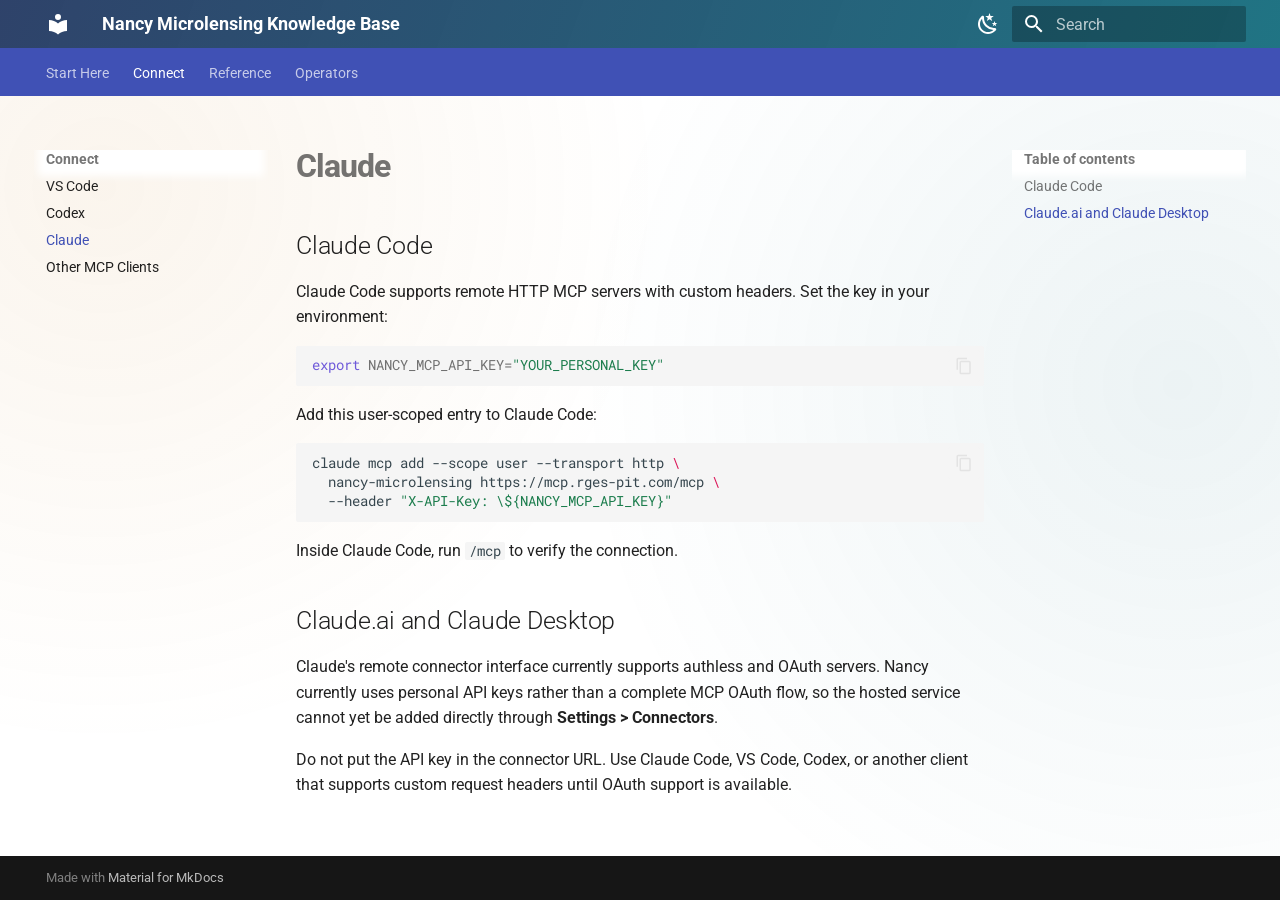
<file: hosted_docs/site/connect/claude/index.html>
<!doctype html>
<html lang="en" class="no-js">
  <head>
    
      <meta charset="utf-8">
      <meta name="viewport" content="width=device-width,initial-scale=1">
      
        <meta name="description" content="Connect an AI assistant to the shared microlensing knowledge base">
      
      
      
        <link rel="canonical" href="https://nancy.rges-pit.com/connect/claude/">
      
      
        <link rel="prev" href="../codex/">
      
      
        <link rel="next" href="../other/">
      
      
        
      
      
      <link rel="icon" href="../../assets/images/favicon.png">
      <meta name="generator" content="mkdocs-1.6.1, mkdocs-material-9.7.7">
    
    
      
        <title>Claude - Nancy Microlensing Knowledge Base</title>
      
    
    
      <link rel="stylesheet" href="../../assets/stylesheets/main.ec1eaa64.min.css">
      
        
        <link rel="stylesheet" href="../../assets/stylesheets/palette.ab4e12ef.min.css">
      
      


    
    
      
    
    
      
        
        
        <link rel="preconnect" href="https://fonts.gstatic.com" crossorigin>
        <link rel="stylesheet" href="https://fonts.googleapis.com/css?family=Roboto:300,300i,400,400i,700,700i%7CRoboto+Mono:400,400i,700,700i&display=fallback">
        <style>:root{--md-text-font:"Roboto";--md-code-font:"Roboto Mono"}</style>
      
    
    
      <link rel="stylesheet" href="../../stylesheets/extra.css">
    
    <script>__md_scope=new URL("../..",location),__md_hash=e=>[...e].reduce(((e,_)=>(e<<5)-e+_.charCodeAt(0)),0),__md_get=(e,_=localStorage,t=__md_scope)=>JSON.parse(_.getItem(t.pathname+"."+e)),__md_set=(e,_,t=localStorage,a=__md_scope)=>{try{t.setItem(a.pathname+"."+e,JSON.stringify(_))}catch(e){}}</script>
    
      

    
    
  </head>
  
  
    
    
      
    
    
    
    
    <body dir="ltr" data-md-color-scheme="default" data-md-color-primary="indigo" data-md-color-accent="amber">
  
    
    <input class="md-toggle" data-md-toggle="drawer" type="checkbox" id="__drawer" autocomplete="off">
    <input class="md-toggle" data-md-toggle="search" type="checkbox" id="__search" autocomplete="off">
    <label class="md-overlay" for="__drawer"></label>
    <div data-md-component="skip">
      
        
        <a href="#claude" class="md-skip">
          Skip to content
        </a>
      
    </div>
    <div data-md-component="announce">
      
    </div>
    
    
      

<header class="md-header" data-md-component="header">
  <nav class="md-header__inner md-grid" aria-label="Header">
    <a href="../.." title="Nancy Microlensing Knowledge Base" class="md-header__button md-logo" aria-label="Nancy Microlensing Knowledge Base" data-md-component="logo">
      
  
  <svg xmlns="http://www.w3.org/2000/svg" viewBox="0 0 24 24"><path d="M12 8a3 3 0 0 0 3-3 3 3 0 0 0-3-3 3 3 0 0 0-3 3 3 3 0 0 0 3 3m0 3.54C9.64 9.35 6.5 8 3 8v11c3.5 0 6.64 1.35 9 3.54 2.36-2.19 5.5-3.54 9-3.54V8c-3.5 0-6.64 1.35-9 3.54"/></svg>

    </a>
    <label class="md-header__button md-icon" for="__drawer">
      
      <svg xmlns="http://www.w3.org/2000/svg" viewBox="0 0 24 24"><path d="M3 6h18v2H3zm0 5h18v2H3zm0 5h18v2H3z"/></svg>
    </label>
    <div class="md-header__title" data-md-component="header-title">
      <div class="md-header__ellipsis">
        <div class="md-header__topic">
          <span class="md-ellipsis">
            Nancy Microlensing Knowledge Base
          </span>
        </div>
        <div class="md-header__topic" data-md-component="header-topic">
          <span class="md-ellipsis">
            
              Claude
            
          </span>
        </div>
      </div>
    </div>
    
      
        <form class="md-header__option" data-md-component="palette">
  
    
    
    
    <input class="md-option" data-md-color-media="(prefers-color-scheme: light)" data-md-color-scheme="default" data-md-color-primary="indigo" data-md-color-accent="amber"  aria-label="Use dark mode"  type="radio" name="__palette" id="__palette_0">
    
      <label class="md-header__button md-icon" title="Use dark mode" for="__palette_1" hidden>
        <svg xmlns="http://www.w3.org/2000/svg" viewBox="0 0 24 24"><path d="m17.75 4.09-2.53 1.94.91 3.06-2.63-1.81-2.63 1.81.91-3.06-2.53-1.94L12.44 4l1.06-3 1.06 3zm3.5 6.91-1.64 1.25.59 1.98-1.7-1.17-1.7 1.17.59-1.98L15.75 11l2.06-.05L18.5 9l.69 1.95zm-2.28 4.95c.83-.08 1.72 1.1 1.19 1.85-.32.45-.66.87-1.08 1.27C15.17 23 8.84 23 4.94 19.07c-3.91-3.9-3.91-10.24 0-14.14.4-.4.82-.76 1.27-1.08.75-.53 1.93.36 1.85 1.19-.27 2.86.69 5.83 2.89 8.02a9.96 9.96 0 0 0 8.02 2.89m-1.64 2.02a12.08 12.08 0 0 1-7.8-3.47c-2.17-2.19-3.33-5-3.49-7.82-2.81 3.14-2.7 7.96.31 10.98 3.02 3.01 7.84 3.12 10.98.31"/></svg>
      </label>
    
  
    
    
    
    <input class="md-option" data-md-color-media="(prefers-color-scheme: dark)" data-md-color-scheme="slate" data-md-color-primary="indigo" data-md-color-accent="amber"  aria-label="Use light mode"  type="radio" name="__palette" id="__palette_1">
    
      <label class="md-header__button md-icon" title="Use light mode" for="__palette_0" hidden>
        <svg xmlns="http://www.w3.org/2000/svg" viewBox="0 0 24 24"><path d="M12 7a5 5 0 0 1 5 5 5 5 0 0 1-5 5 5 5 0 0 1-5-5 5 5 0 0 1 5-5m0 2a3 3 0 0 0-3 3 3 3 0 0 0 3 3 3 3 0 0 0 3-3 3 3 0 0 0-3-3m0-7 2.39 3.42C13.65 5.15 12.84 5 12 5s-1.65.15-2.39.42zM3.34 7l4.16-.35A7.2 7.2 0 0 0 5.94 8.5c-.44.74-.69 1.5-.83 2.29zm.02 10 1.76-3.77a7.131 7.131 0 0 0 2.38 4.14zM20.65 7l-1.77 3.79a7.02 7.02 0 0 0-2.38-4.15zm-.01 10-4.14.36c.59-.51 1.12-1.14 1.54-1.86.42-.73.69-1.5.83-2.29zM12 22l-2.41-3.44c.74.27 1.55.44 2.41.44.82 0 1.63-.17 2.37-.44z"/></svg>
      </label>
    
  
</form>
      
    
    
      <script>var palette=__md_get("__palette");if(palette&&palette.color){if("(prefers-color-scheme)"===palette.color.media){var media=matchMedia("(prefers-color-scheme: light)"),input=document.querySelector(media.matches?"[data-md-color-media='(prefers-color-scheme: light)']":"[data-md-color-media='(prefers-color-scheme: dark)']");palette.color.media=input.getAttribute("data-md-color-media"),palette.color.scheme=input.getAttribute("data-md-color-scheme"),palette.color.primary=input.getAttribute("data-md-color-primary"),palette.color.accent=input.getAttribute("data-md-color-accent")}for(var[key,value]of Object.entries(palette.color))document.body.setAttribute("data-md-color-"+key,value)}</script>
    
    
    
      
      
        <label class="md-header__button md-icon" for="__search">
          
          <svg xmlns="http://www.w3.org/2000/svg" viewBox="0 0 24 24"><path d="M9.5 3A6.5 6.5 0 0 1 16 9.5c0 1.61-.59 3.09-1.56 4.23l.27.27h.79l5 5-1.5 1.5-5-5v-.79l-.27-.27A6.52 6.52 0 0 1 9.5 16 6.5 6.5 0 0 1 3 9.5 6.5 6.5 0 0 1 9.5 3m0 2C7 5 5 7 5 9.5S7 14 9.5 14 14 12 14 9.5 12 5 9.5 5"/></svg>
        </label>
        <div class="md-search" data-md-component="search" role="dialog">
  <label class="md-search__overlay" for="__search"></label>
  <div class="md-search__inner" role="search">
    <form class="md-search__form" name="search">
      <input type="text" class="md-search__input" name="query" aria-label="Search" placeholder="Search" autocapitalize="off" autocorrect="off" autocomplete="off" spellcheck="false" data-md-component="search-query" required>
      <label class="md-search__icon md-icon" for="__search">
        
        <svg xmlns="http://www.w3.org/2000/svg" viewBox="0 0 24 24"><path d="M9.5 3A6.5 6.5 0 0 1 16 9.5c0 1.61-.59 3.09-1.56 4.23l.27.27h.79l5 5-1.5 1.5-5-5v-.79l-.27-.27A6.52 6.52 0 0 1 9.5 16 6.5 6.5 0 0 1 3 9.5 6.5 6.5 0 0 1 9.5 3m0 2C7 5 5 7 5 9.5S7 14 9.5 14 14 12 14 9.5 12 5 9.5 5"/></svg>
        
        <svg xmlns="http://www.w3.org/2000/svg" viewBox="0 0 24 24"><path d="M20 11v2H8l5.5 5.5-1.42 1.42L4.16 12l7.92-7.92L13.5 5.5 8 11z"/></svg>
      </label>
      <nav class="md-search__options" aria-label="Search">
        
        <button type="reset" class="md-search__icon md-icon" title="Clear" aria-label="Clear" tabindex="-1">
          
          <svg xmlns="http://www.w3.org/2000/svg" viewBox="0 0 24 24"><path d="M19 6.41 17.59 5 12 10.59 6.41 5 5 6.41 10.59 12 5 17.59 6.41 19 12 13.41 17.59 19 19 17.59 13.41 12z"/></svg>
        </button>
      </nav>
      
    </form>
    <div class="md-search__output">
      <div class="md-search__scrollwrap" tabindex="0" data-md-scrollfix>
        <div class="md-search-result" data-md-component="search-result">
          <div class="md-search-result__meta">
            Initializing search
          </div>
          <ol class="md-search-result__list" role="presentation"></ol>
        </div>
      </div>
    </div>
  </div>
</div>
      
    
    
  </nav>
  
</header>
    
    <div class="md-container" data-md-component="container">
      
      
        
          
            
<nav class="md-tabs" aria-label="Tabs" data-md-component="tabs">
  <div class="md-grid">
    <ul class="md-tabs__list">
      
        
  
  
  
  
    <li class="md-tabs__item">
      <a href="../.." class="md-tabs__link">
        
  
  
    
  
  Start Here

      </a>
    </li>
  

      
        
  
  
  
    
  
  
    
    
      <li class="md-tabs__item md-tabs__item--active">
        <a href="../vscode/" class="md-tabs__link">
          
  
  
  Connect

        </a>
      </li>
    
  

      
        
  
  
  
  
    
    
      <li class="md-tabs__item">
        <a href="../../tools/" class="md-tabs__link">
          
  
  
  Reference

        </a>
      </li>
    
  

      
        
  
  
  
  
    <li class="md-tabs__item">
      <a href="../../operators/" class="md-tabs__link">
        
  
  
    
  
  Operators

      </a>
    </li>
  

      
    </ul>
  </div>
</nav>
          
        
      
      <main class="md-main" data-md-component="main">
        <div class="md-main__inner md-grid">
          
            
              
              <div class="md-sidebar md-sidebar--primary" data-md-component="sidebar" data-md-type="navigation" >
                <div class="md-sidebar__scrollwrap">
                  <div class="md-sidebar__inner">
                    


  


<nav class="md-nav md-nav--primary md-nav--lifted" aria-label="Navigation" data-md-level="0">
  <label class="md-nav__title" for="__drawer">
    <a href="../.." title="Nancy Microlensing Knowledge Base" class="md-nav__button md-logo" aria-label="Nancy Microlensing Knowledge Base" data-md-component="logo">
      
  
  <svg xmlns="http://www.w3.org/2000/svg" viewBox="0 0 24 24"><path d="M12 8a3 3 0 0 0 3-3 3 3 0 0 0-3-3 3 3 0 0 0-3 3 3 3 0 0 0 3 3m0 3.54C9.64 9.35 6.5 8 3 8v11c3.5 0 6.64 1.35 9 3.54 2.36-2.19 5.5-3.54 9-3.54V8c-3.5 0-6.64 1.35-9 3.54"/></svg>

    </a>
    Nancy Microlensing Knowledge Base
  </label>
  
  <ul class="md-nav__list" data-md-scrollfix>
    
      
      
  
  
  
  
    <li class="md-nav__item">
      <a href="../.." class="md-nav__link">
        
  
  
  <span class="md-ellipsis">
    
  
    Start Here
  

    
  </span>
  
  

      </a>
    </li>
  

    
      
      
  
  
    
  
  
  
    
    
    
    
      
        
        
      
      
        
      
    
    
    <li class="md-nav__item md-nav__item--active md-nav__item--section md-nav__item--nested">
      
        
        
        <input class="md-nav__toggle md-toggle " type="checkbox" id="__nav_2" checked>
        
          
          <label class="md-nav__link" for="__nav_2" id="__nav_2_label" tabindex="">
            
  
  
  <span class="md-ellipsis">
    
  
    Connect
  

    
  </span>
  
  

            <span class="md-nav__icon md-icon"></span>
          </label>
        
        <nav class="md-nav" data-md-level="1" aria-labelledby="__nav_2_label" aria-expanded="true">
          <label class="md-nav__title" for="__nav_2">
            <span class="md-nav__icon md-icon"></span>
            
  
    Connect
  

          </label>
          <ul class="md-nav__list" data-md-scrollfix>
            
              
                
  
  
  
  
    <li class="md-nav__item">
      <a href="../vscode/" class="md-nav__link">
        
  
  
  <span class="md-ellipsis">
    
  
    VS Code
  

    
  </span>
  
  

      </a>
    </li>
  

              
            
              
                
  
  
  
  
    <li class="md-nav__item">
      <a href="../codex/" class="md-nav__link">
        
  
  
  <span class="md-ellipsis">
    
  
    Codex
  

    
  </span>
  
  

      </a>
    </li>
  

              
            
              
                
  
  
    
  
  
  
    <li class="md-nav__item md-nav__item--active">
      
      <input class="md-nav__toggle md-toggle" type="checkbox" id="__toc">
      
      
        
      
      
        <label class="md-nav__link md-nav__link--active" for="__toc">
          
  
  
  <span class="md-ellipsis">
    
  
    Claude
  

    
  </span>
  
  

          <span class="md-nav__icon md-icon"></span>
        </label>
      
      <a href="./" class="md-nav__link md-nav__link--active">
        
  
  
  <span class="md-ellipsis">
    
  
    Claude
  

    
  </span>
  
  

      </a>
      
        

<nav class="md-nav md-nav--secondary" aria-label="Table of contents">
  
  
  
    
  
  
    <label class="md-nav__title" for="__toc">
      <span class="md-nav__icon md-icon"></span>
      Table of contents
    </label>
    <ul class="md-nav__list" data-md-component="toc" data-md-scrollfix>
      
        <li class="md-nav__item">
  <a href="#claude-code" class="md-nav__link">
    <span class="md-ellipsis">
      
        Claude Code
      
    </span>
  </a>
  
</li>
      
        <li class="md-nav__item">
  <a href="#claudeai-and-claude-desktop" class="md-nav__link">
    <span class="md-ellipsis">
      
        Claude.ai and Claude Desktop
      
    </span>
  </a>
  
</li>
      
    </ul>
  
</nav>
      
    </li>
  

              
            
              
                
  
  
  
  
    <li class="md-nav__item">
      <a href="../other/" class="md-nav__link">
        
  
  
  <span class="md-ellipsis">
    
  
    Other MCP Clients
  

    
  </span>
  
  

      </a>
    </li>
  

              
            
          </ul>
        </nav>
      
    </li>
  

    
      
      
  
  
  
  
    
    
    
    
      
      
        
      
    
    
    <li class="md-nav__item md-nav__item--nested">
      
        
        
        <input class="md-nav__toggle md-toggle " type="checkbox" id="__nav_3" >
        
          
          <label class="md-nav__link" for="__nav_3" id="__nav_3_label" tabindex="0">
            
  
  
  <span class="md-ellipsis">
    
  
    Reference
  

    
  </span>
  
  

            <span class="md-nav__icon md-icon"></span>
          </label>
        
        <nav class="md-nav" data-md-level="1" aria-labelledby="__nav_3_label" aria-expanded="false">
          <label class="md-nav__title" for="__nav_3">
            <span class="md-nav__icon md-icon"></span>
            
  
    Reference
  

          </label>
          <ul class="md-nav__list" data-md-scrollfix>
            
              
                
  
  
  
  
    <li class="md-nav__item">
      <a href="../../tools/" class="md-nav__link">
        
  
  
  <span class="md-ellipsis">
    
  
    Tools
  

    
  </span>
  
  

      </a>
    </li>
  

              
            
              
                
  
  
  
  
    <li class="md-nav__item">
      <a href="../../http-api/" class="md-nav__link">
        
  
  
  <span class="md-ellipsis">
    
  
    HTTP API
  

    
  </span>
  
  

      </a>
    </li>
  

              
            
              
                
  
  
  
  
    <li class="md-nav__item">
      <a href="../../privacy/" class="md-nav__link">
        
  
  
  <span class="md-ellipsis">
    
  
    Privacy
  

    
  </span>
  
  

      </a>
    </li>
  

              
            
          </ul>
        </nav>
      
    </li>
  

    
      
      
  
  
  
  
    <li class="md-nav__item">
      <a href="../../operators/" class="md-nav__link">
        
  
  
  <span class="md-ellipsis">
    
  
    Operators
  

    
  </span>
  
  

      </a>
    </li>
  

    
  </ul>
</nav>
                  </div>
                </div>
              </div>
            
            
              
              <div class="md-sidebar md-sidebar--secondary" data-md-component="sidebar" data-md-type="toc" >
                <div class="md-sidebar__scrollwrap">
                  <div class="md-sidebar__inner">
                    

<nav class="md-nav md-nav--secondary" aria-label="Table of contents">
  
  
  
    
  
  
    <label class="md-nav__title" for="__toc">
      <span class="md-nav__icon md-icon"></span>
      Table of contents
    </label>
    <ul class="md-nav__list" data-md-component="toc" data-md-scrollfix>
      
        <li class="md-nav__item">
  <a href="#claude-code" class="md-nav__link">
    <span class="md-ellipsis">
      
        Claude Code
      
    </span>
  </a>
  
</li>
      
        <li class="md-nav__item">
  <a href="#claudeai-and-claude-desktop" class="md-nav__link">
    <span class="md-ellipsis">
      
        Claude.ai and Claude Desktop
      
    </span>
  </a>
  
</li>
      
    </ul>
  
</nav>
                  </div>
                </div>
              </div>
            
          
          
            <div class="md-content" data-md-component="content">
              
              <article class="md-content__inner md-typeset">
                
                  



<h1 id="claude">Claude</h1>
<h2 id="claude-code">Claude Code</h2>
<p>Claude Code supports remote HTTP MCP servers with custom headers. Set the key
in your environment:</p>
<div class="highlight"><pre><span></span><code><span class="nb">export</span><span class="w"> </span><span class="nv">NANCY_MCP_API_KEY</span><span class="o">=</span><span class="s2">&quot;YOUR_PERSONAL_KEY&quot;</span>
</code></pre></div>
<p>Add this user-scoped entry to Claude Code:</p>
<div class="highlight"><pre><span></span><code>claude<span class="w"> </span>mcp<span class="w"> </span>add<span class="w"> </span>--scope<span class="w"> </span>user<span class="w"> </span>--transport<span class="w"> </span>http<span class="w"> </span><span class="se">\</span>
<span class="w">  </span>nancy-microlensing<span class="w"> </span>https://mcp.rges-pit.com/mcp<span class="w"> </span><span class="se">\</span>
<span class="w">  </span>--header<span class="w"> </span><span class="s2">&quot;X-API-Key: \${NANCY_MCP_API_KEY}&quot;</span>
</code></pre></div>
<p>Inside Claude Code, run <code>/mcp</code> to verify the connection.</p>
<h2 id="claudeai-and-claude-desktop">Claude.ai and Claude Desktop</h2>
<p>Claude's remote connector interface currently supports authless and OAuth
servers. Nancy currently uses personal API keys rather than a complete MCP
OAuth flow, so the hosted service cannot yet be added directly through
<strong>Settings &gt; Connectors</strong>.</p>
<p>Do not put the API key in the connector URL. Use Claude Code, VS Code, Codex,
or another client that supports custom request headers until OAuth support is
available.</p>












                
              </article>
            </div>
          
          
<script>var target=document.getElementById(location.hash.slice(1));target&&target.name&&(target.checked=target.name.startsWith("__tabbed_"))</script>
        </div>
        
          <button type="button" class="md-top md-icon" data-md-component="top" hidden>
  
  <svg xmlns="http://www.w3.org/2000/svg" viewBox="0 0 24 24"><path d="M13 20h-2V8l-5.5 5.5-1.42-1.42L12 4.16l7.92 7.92-1.42 1.42L13 8z"/></svg>
  Back to top
</button>
        
      </main>
      
        <footer class="md-footer">
  
  <div class="md-footer-meta md-typeset">
    <div class="md-footer-meta__inner md-grid">
      <div class="md-copyright">
  
  
    Made with
    <a href="https://squidfunk.github.io/mkdocs-material/" target="_blank" rel="noopener">
      Material for MkDocs
    </a>
  
</div>
      
    </div>
  </div>
</footer>
      
    </div>
    <div class="md-dialog" data-md-component="dialog">
      <div class="md-dialog__inner md-typeset"></div>
    </div>
    
    
    
      
      
      <script id="__config" type="application/json">{"annotate": null, "base": "../..", "features": ["navigation.tabs", "navigation.sections", "navigation.top", "content.code.copy", "search.highlight"], "search": "../../assets/javascripts/workers/search.2c215733.min.js", "tags": null, "translations": {"clipboard.copied": "Copied to clipboard", "clipboard.copy": "Copy to clipboard", "search.result.more.one": "1 more on this page", "search.result.more.other": "# more on this page", "search.result.none": "No matching documents", "search.result.one": "1 matching document", "search.result.other": "# matching documents", "search.result.placeholder": "Type to start searching", "search.result.term.missing": "Missing", "select.version": "Select version"}, "version": null}</script>
    
    
      <script src="../../assets/javascripts/bundle.d7400e89.min.js"></script>
      
    
  </body>
</html>
</file>
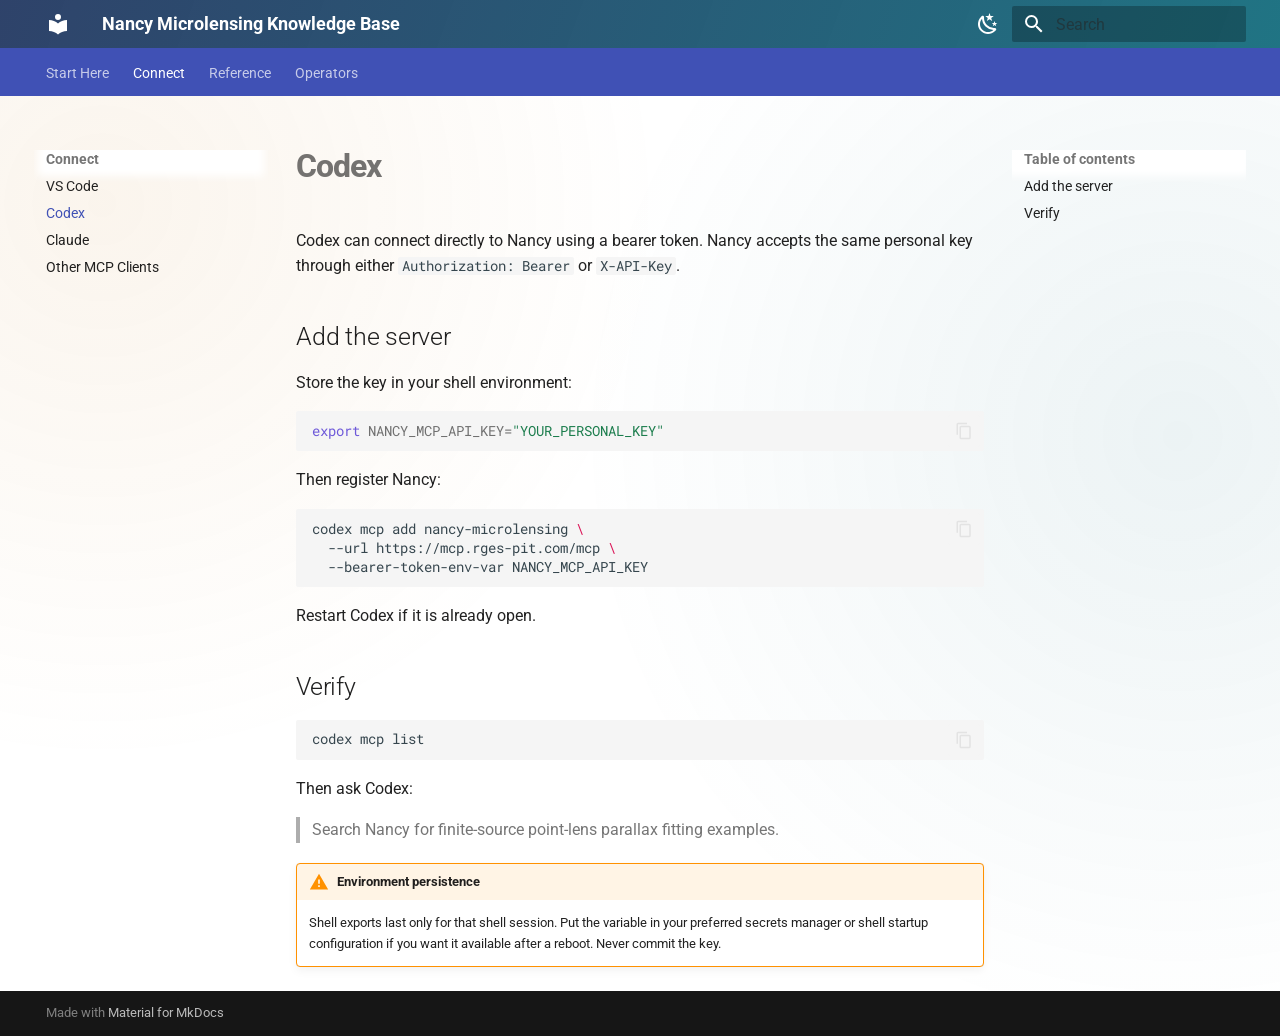
<file: hosted_docs/site/connect/codex/index.html>
<!doctype html>
<html lang="en" class="no-js">
  <head>
    
      <meta charset="utf-8">
      <meta name="viewport" content="width=device-width,initial-scale=1">
      
        <meta name="description" content="Connect an AI assistant to the shared microlensing knowledge base">
      
      
      
        <link rel="canonical" href="https://nancy.rges-pit.com/connect/codex/">
      
      
        <link rel="prev" href="../vscode/">
      
      
        <link rel="next" href="../claude/">
      
      
        
      
      
      <link rel="icon" href="../../assets/images/favicon.png">
      <meta name="generator" content="mkdocs-1.6.1, mkdocs-material-9.7.7">
    
    
      
        <title>Codex - Nancy Microlensing Knowledge Base</title>
      
    
    
      <link rel="stylesheet" href="../../assets/stylesheets/main.ec1eaa64.min.css">
      
        
        <link rel="stylesheet" href="../../assets/stylesheets/palette.ab4e12ef.min.css">
      
      


    
    
      
    
    
      
        
        
        <link rel="preconnect" href="https://fonts.gstatic.com" crossorigin>
        <link rel="stylesheet" href="https://fonts.googleapis.com/css?family=Roboto:300,300i,400,400i,700,700i%7CRoboto+Mono:400,400i,700,700i&display=fallback">
        <style>:root{--md-text-font:"Roboto";--md-code-font:"Roboto Mono"}</style>
      
    
    
      <link rel="stylesheet" href="../../stylesheets/extra.css">
    
    <script>__md_scope=new URL("../..",location),__md_hash=e=>[...e].reduce(((e,_)=>(e<<5)-e+_.charCodeAt(0)),0),__md_get=(e,_=localStorage,t=__md_scope)=>JSON.parse(_.getItem(t.pathname+"."+e)),__md_set=(e,_,t=localStorage,a=__md_scope)=>{try{t.setItem(a.pathname+"."+e,JSON.stringify(_))}catch(e){}}</script>
    
      

    
    
  </head>
  
  
    
    
      
    
    
    
    
    <body dir="ltr" data-md-color-scheme="default" data-md-color-primary="indigo" data-md-color-accent="amber">
  
    
    <input class="md-toggle" data-md-toggle="drawer" type="checkbox" id="__drawer" autocomplete="off">
    <input class="md-toggle" data-md-toggle="search" type="checkbox" id="__search" autocomplete="off">
    <label class="md-overlay" for="__drawer"></label>
    <div data-md-component="skip">
      
        
        <a href="#codex" class="md-skip">
          Skip to content
        </a>
      
    </div>
    <div data-md-component="announce">
      
    </div>
    
    
      

<header class="md-header" data-md-component="header">
  <nav class="md-header__inner md-grid" aria-label="Header">
    <a href="../.." title="Nancy Microlensing Knowledge Base" class="md-header__button md-logo" aria-label="Nancy Microlensing Knowledge Base" data-md-component="logo">
      
  
  <svg xmlns="http://www.w3.org/2000/svg" viewBox="0 0 24 24"><path d="M12 8a3 3 0 0 0 3-3 3 3 0 0 0-3-3 3 3 0 0 0-3 3 3 3 0 0 0 3 3m0 3.54C9.64 9.35 6.5 8 3 8v11c3.5 0 6.64 1.35 9 3.54 2.36-2.19 5.5-3.54 9-3.54V8c-3.5 0-6.64 1.35-9 3.54"/></svg>

    </a>
    <label class="md-header__button md-icon" for="__drawer">
      
      <svg xmlns="http://www.w3.org/2000/svg" viewBox="0 0 24 24"><path d="M3 6h18v2H3zm0 5h18v2H3zm0 5h18v2H3z"/></svg>
    </label>
    <div class="md-header__title" data-md-component="header-title">
      <div class="md-header__ellipsis">
        <div class="md-header__topic">
          <span class="md-ellipsis">
            Nancy Microlensing Knowledge Base
          </span>
        </div>
        <div class="md-header__topic" data-md-component="header-topic">
          <span class="md-ellipsis">
            
              Codex
            
          </span>
        </div>
      </div>
    </div>
    
      
        <form class="md-header__option" data-md-component="palette">
  
    
    
    
    <input class="md-option" data-md-color-media="(prefers-color-scheme: light)" data-md-color-scheme="default" data-md-color-primary="indigo" data-md-color-accent="amber"  aria-label="Use dark mode"  type="radio" name="__palette" id="__palette_0">
    
      <label class="md-header__button md-icon" title="Use dark mode" for="__palette_1" hidden>
        <svg xmlns="http://www.w3.org/2000/svg" viewBox="0 0 24 24"><path d="m17.75 4.09-2.53 1.94.91 3.06-2.63-1.81-2.63 1.81.91-3.06-2.53-1.94L12.44 4l1.06-3 1.06 3zm3.5 6.91-1.64 1.25.59 1.98-1.7-1.17-1.7 1.17.59-1.98L15.75 11l2.06-.05L18.5 9l.69 1.95zm-2.28 4.95c.83-.08 1.72 1.1 1.19 1.85-.32.45-.66.87-1.08 1.27C15.17 23 8.84 23 4.94 19.07c-3.91-3.9-3.91-10.24 0-14.14.4-.4.82-.76 1.27-1.08.75-.53 1.93.36 1.85 1.19-.27 2.86.69 5.83 2.89 8.02a9.96 9.96 0 0 0 8.02 2.89m-1.64 2.02a12.08 12.08 0 0 1-7.8-3.47c-2.17-2.19-3.33-5-3.49-7.82-2.81 3.14-2.7 7.96.31 10.98 3.02 3.01 7.84 3.12 10.98.31"/></svg>
      </label>
    
  
    
    
    
    <input class="md-option" data-md-color-media="(prefers-color-scheme: dark)" data-md-color-scheme="slate" data-md-color-primary="indigo" data-md-color-accent="amber"  aria-label="Use light mode"  type="radio" name="__palette" id="__palette_1">
    
      <label class="md-header__button md-icon" title="Use light mode" for="__palette_0" hidden>
        <svg xmlns="http://www.w3.org/2000/svg" viewBox="0 0 24 24"><path d="M12 7a5 5 0 0 1 5 5 5 5 0 0 1-5 5 5 5 0 0 1-5-5 5 5 0 0 1 5-5m0 2a3 3 0 0 0-3 3 3 3 0 0 0 3 3 3 3 0 0 0 3-3 3 3 0 0 0-3-3m0-7 2.39 3.42C13.65 5.15 12.84 5 12 5s-1.65.15-2.39.42zM3.34 7l4.16-.35A7.2 7.2 0 0 0 5.94 8.5c-.44.74-.69 1.5-.83 2.29zm.02 10 1.76-3.77a7.131 7.131 0 0 0 2.38 4.14zM20.65 7l-1.77 3.79a7.02 7.02 0 0 0-2.38-4.15zm-.01 10-4.14.36c.59-.51 1.12-1.14 1.54-1.86.42-.73.69-1.5.83-2.29zM12 22l-2.41-3.44c.74.27 1.55.44 2.41.44.82 0 1.63-.17 2.37-.44z"/></svg>
      </label>
    
  
</form>
      
    
    
      <script>var palette=__md_get("__palette");if(palette&&palette.color){if("(prefers-color-scheme)"===palette.color.media){var media=matchMedia("(prefers-color-scheme: light)"),input=document.querySelector(media.matches?"[data-md-color-media='(prefers-color-scheme: light)']":"[data-md-color-media='(prefers-color-scheme: dark)']");palette.color.media=input.getAttribute("data-md-color-media"),palette.color.scheme=input.getAttribute("data-md-color-scheme"),palette.color.primary=input.getAttribute("data-md-color-primary"),palette.color.accent=input.getAttribute("data-md-color-accent")}for(var[key,value]of Object.entries(palette.color))document.body.setAttribute("data-md-color-"+key,value)}</script>
    
    
    
      
      
        <label class="md-header__button md-icon" for="__search">
          
          <svg xmlns="http://www.w3.org/2000/svg" viewBox="0 0 24 24"><path d="M9.5 3A6.5 6.5 0 0 1 16 9.5c0 1.61-.59 3.09-1.56 4.23l.27.27h.79l5 5-1.5 1.5-5-5v-.79l-.27-.27A6.52 6.52 0 0 1 9.5 16 6.5 6.5 0 0 1 3 9.5 6.5 6.5 0 0 1 9.5 3m0 2C7 5 5 7 5 9.5S7 14 9.5 14 14 12 14 9.5 12 5 9.5 5"/></svg>
        </label>
        <div class="md-search" data-md-component="search" role="dialog">
  <label class="md-search__overlay" for="__search"></label>
  <div class="md-search__inner" role="search">
    <form class="md-search__form" name="search">
      <input type="text" class="md-search__input" name="query" aria-label="Search" placeholder="Search" autocapitalize="off" autocorrect="off" autocomplete="off" spellcheck="false" data-md-component="search-query" required>
      <label class="md-search__icon md-icon" for="__search">
        
        <svg xmlns="http://www.w3.org/2000/svg" viewBox="0 0 24 24"><path d="M9.5 3A6.5 6.5 0 0 1 16 9.5c0 1.61-.59 3.09-1.56 4.23l.27.27h.79l5 5-1.5 1.5-5-5v-.79l-.27-.27A6.52 6.52 0 0 1 9.5 16 6.5 6.5 0 0 1 3 9.5 6.5 6.5 0 0 1 9.5 3m0 2C7 5 5 7 5 9.5S7 14 9.5 14 14 12 14 9.5 12 5 9.5 5"/></svg>
        
        <svg xmlns="http://www.w3.org/2000/svg" viewBox="0 0 24 24"><path d="M20 11v2H8l5.5 5.5-1.42 1.42L4.16 12l7.92-7.92L13.5 5.5 8 11z"/></svg>
      </label>
      <nav class="md-search__options" aria-label="Search">
        
        <button type="reset" class="md-search__icon md-icon" title="Clear" aria-label="Clear" tabindex="-1">
          
          <svg xmlns="http://www.w3.org/2000/svg" viewBox="0 0 24 24"><path d="M19 6.41 17.59 5 12 10.59 6.41 5 5 6.41 10.59 12 5 17.59 6.41 19 12 13.41 17.59 19 19 17.59 13.41 12z"/></svg>
        </button>
      </nav>
      
    </form>
    <div class="md-search__output">
      <div class="md-search__scrollwrap" tabindex="0" data-md-scrollfix>
        <div class="md-search-result" data-md-component="search-result">
          <div class="md-search-result__meta">
            Initializing search
          </div>
          <ol class="md-search-result__list" role="presentation"></ol>
        </div>
      </div>
    </div>
  </div>
</div>
      
    
    
  </nav>
  
</header>
    
    <div class="md-container" data-md-component="container">
      
      
        
          
            
<nav class="md-tabs" aria-label="Tabs" data-md-component="tabs">
  <div class="md-grid">
    <ul class="md-tabs__list">
      
        
  
  
  
  
    <li class="md-tabs__item">
      <a href="../.." class="md-tabs__link">
        
  
  
    
  
  Start Here

      </a>
    </li>
  

      
        
  
  
  
    
  
  
    
    
      <li class="md-tabs__item md-tabs__item--active">
        <a href="../vscode/" class="md-tabs__link">
          
  
  
  Connect

        </a>
      </li>
    
  

      
        
  
  
  
  
    
    
      <li class="md-tabs__item">
        <a href="../../tools/" class="md-tabs__link">
          
  
  
  Reference

        </a>
      </li>
    
  

      
        
  
  
  
  
    <li class="md-tabs__item">
      <a href="../../operators/" class="md-tabs__link">
        
  
  
    
  
  Operators

      </a>
    </li>
  

      
    </ul>
  </div>
</nav>
          
        
      
      <main class="md-main" data-md-component="main">
        <div class="md-main__inner md-grid">
          
            
              
              <div class="md-sidebar md-sidebar--primary" data-md-component="sidebar" data-md-type="navigation" >
                <div class="md-sidebar__scrollwrap">
                  <div class="md-sidebar__inner">
                    


  


<nav class="md-nav md-nav--primary md-nav--lifted" aria-label="Navigation" data-md-level="0">
  <label class="md-nav__title" for="__drawer">
    <a href="../.." title="Nancy Microlensing Knowledge Base" class="md-nav__button md-logo" aria-label="Nancy Microlensing Knowledge Base" data-md-component="logo">
      
  
  <svg xmlns="http://www.w3.org/2000/svg" viewBox="0 0 24 24"><path d="M12 8a3 3 0 0 0 3-3 3 3 0 0 0-3-3 3 3 0 0 0-3 3 3 3 0 0 0 3 3m0 3.54C9.64 9.35 6.5 8 3 8v11c3.5 0 6.64 1.35 9 3.54 2.36-2.19 5.5-3.54 9-3.54V8c-3.5 0-6.64 1.35-9 3.54"/></svg>

    </a>
    Nancy Microlensing Knowledge Base
  </label>
  
  <ul class="md-nav__list" data-md-scrollfix>
    
      
      
  
  
  
  
    <li class="md-nav__item">
      <a href="../.." class="md-nav__link">
        
  
  
  <span class="md-ellipsis">
    
  
    Start Here
  

    
  </span>
  
  

      </a>
    </li>
  

    
      
      
  
  
    
  
  
  
    
    
    
    
      
        
        
      
      
        
      
    
    
    <li class="md-nav__item md-nav__item--active md-nav__item--section md-nav__item--nested">
      
        
        
        <input class="md-nav__toggle md-toggle " type="checkbox" id="__nav_2" checked>
        
          
          <label class="md-nav__link" for="__nav_2" id="__nav_2_label" tabindex="">
            
  
  
  <span class="md-ellipsis">
    
  
    Connect
  

    
  </span>
  
  

            <span class="md-nav__icon md-icon"></span>
          </label>
        
        <nav class="md-nav" data-md-level="1" aria-labelledby="__nav_2_label" aria-expanded="true">
          <label class="md-nav__title" for="__nav_2">
            <span class="md-nav__icon md-icon"></span>
            
  
    Connect
  

          </label>
          <ul class="md-nav__list" data-md-scrollfix>
            
              
                
  
  
  
  
    <li class="md-nav__item">
      <a href="../vscode/" class="md-nav__link">
        
  
  
  <span class="md-ellipsis">
    
  
    VS Code
  

    
  </span>
  
  

      </a>
    </li>
  

              
            
              
                
  
  
    
  
  
  
    <li class="md-nav__item md-nav__item--active">
      
      <input class="md-nav__toggle md-toggle" type="checkbox" id="__toc">
      
      
        
      
      
        <label class="md-nav__link md-nav__link--active" for="__toc">
          
  
  
  <span class="md-ellipsis">
    
  
    Codex
  

    
  </span>
  
  

          <span class="md-nav__icon md-icon"></span>
        </label>
      
      <a href="./" class="md-nav__link md-nav__link--active">
        
  
  
  <span class="md-ellipsis">
    
  
    Codex
  

    
  </span>
  
  

      </a>
      
        

<nav class="md-nav md-nav--secondary" aria-label="Table of contents">
  
  
  
    
  
  
    <label class="md-nav__title" for="__toc">
      <span class="md-nav__icon md-icon"></span>
      Table of contents
    </label>
    <ul class="md-nav__list" data-md-component="toc" data-md-scrollfix>
      
        <li class="md-nav__item">
  <a href="#add-the-server" class="md-nav__link">
    <span class="md-ellipsis">
      
        Add the server
      
    </span>
  </a>
  
</li>
      
        <li class="md-nav__item">
  <a href="#verify" class="md-nav__link">
    <span class="md-ellipsis">
      
        Verify
      
    </span>
  </a>
  
</li>
      
    </ul>
  
</nav>
      
    </li>
  

              
            
              
                
  
  
  
  
    <li class="md-nav__item">
      <a href="../claude/" class="md-nav__link">
        
  
  
  <span class="md-ellipsis">
    
  
    Claude
  

    
  </span>
  
  

      </a>
    </li>
  

              
            
              
                
  
  
  
  
    <li class="md-nav__item">
      <a href="../other/" class="md-nav__link">
        
  
  
  <span class="md-ellipsis">
    
  
    Other MCP Clients
  

    
  </span>
  
  

      </a>
    </li>
  

              
            
          </ul>
        </nav>
      
    </li>
  

    
      
      
  
  
  
  
    
    
    
    
      
      
        
      
    
    
    <li class="md-nav__item md-nav__item--nested">
      
        
        
        <input class="md-nav__toggle md-toggle " type="checkbox" id="__nav_3" >
        
          
          <label class="md-nav__link" for="__nav_3" id="__nav_3_label" tabindex="0">
            
  
  
  <span class="md-ellipsis">
    
  
    Reference
  

    
  </span>
  
  

            <span class="md-nav__icon md-icon"></span>
          </label>
        
        <nav class="md-nav" data-md-level="1" aria-labelledby="__nav_3_label" aria-expanded="false">
          <label class="md-nav__title" for="__nav_3">
            <span class="md-nav__icon md-icon"></span>
            
  
    Reference
  

          </label>
          <ul class="md-nav__list" data-md-scrollfix>
            
              
                
  
  
  
  
    <li class="md-nav__item">
      <a href="../../tools/" class="md-nav__link">
        
  
  
  <span class="md-ellipsis">
    
  
    Tools
  

    
  </span>
  
  

      </a>
    </li>
  

              
            
              
                
  
  
  
  
    <li class="md-nav__item">
      <a href="../../http-api/" class="md-nav__link">
        
  
  
  <span class="md-ellipsis">
    
  
    HTTP API
  

    
  </span>
  
  

      </a>
    </li>
  

              
            
              
                
  
  
  
  
    <li class="md-nav__item">
      <a href="../../privacy/" class="md-nav__link">
        
  
  
  <span class="md-ellipsis">
    
  
    Privacy
  

    
  </span>
  
  

      </a>
    </li>
  

              
            
          </ul>
        </nav>
      
    </li>
  

    
      
      
  
  
  
  
    <li class="md-nav__item">
      <a href="../../operators/" class="md-nav__link">
        
  
  
  <span class="md-ellipsis">
    
  
    Operators
  

    
  </span>
  
  

      </a>
    </li>
  

    
  </ul>
</nav>
                  </div>
                </div>
              </div>
            
            
              
              <div class="md-sidebar md-sidebar--secondary" data-md-component="sidebar" data-md-type="toc" >
                <div class="md-sidebar__scrollwrap">
                  <div class="md-sidebar__inner">
                    

<nav class="md-nav md-nav--secondary" aria-label="Table of contents">
  
  
  
    
  
  
    <label class="md-nav__title" for="__toc">
      <span class="md-nav__icon md-icon"></span>
      Table of contents
    </label>
    <ul class="md-nav__list" data-md-component="toc" data-md-scrollfix>
      
        <li class="md-nav__item">
  <a href="#add-the-server" class="md-nav__link">
    <span class="md-ellipsis">
      
        Add the server
      
    </span>
  </a>
  
</li>
      
        <li class="md-nav__item">
  <a href="#verify" class="md-nav__link">
    <span class="md-ellipsis">
      
        Verify
      
    </span>
  </a>
  
</li>
      
    </ul>
  
</nav>
                  </div>
                </div>
              </div>
            
          
          
            <div class="md-content" data-md-component="content">
              
              <article class="md-content__inner md-typeset">
                
                  



<h1 id="codex">Codex</h1>
<p>Codex can connect directly to Nancy using a bearer token. Nancy accepts the
same personal key through either <code>Authorization: Bearer</code> or <code>X-API-Key</code>.</p>
<h2 id="add-the-server">Add the server</h2>
<p>Store the key in your shell environment:</p>
<div class="highlight"><pre><span></span><code><span class="nb">export</span><span class="w"> </span><span class="nv">NANCY_MCP_API_KEY</span><span class="o">=</span><span class="s2">&quot;YOUR_PERSONAL_KEY&quot;</span>
</code></pre></div>
<p>Then register Nancy:</p>
<div class="highlight"><pre><span></span><code>codex<span class="w"> </span>mcp<span class="w"> </span>add<span class="w"> </span>nancy-microlensing<span class="w"> </span><span class="se">\</span>
<span class="w">  </span>--url<span class="w"> </span>https://mcp.rges-pit.com/mcp<span class="w"> </span><span class="se">\</span>
<span class="w">  </span>--bearer-token-env-var<span class="w"> </span>NANCY_MCP_API_KEY
</code></pre></div>
<p>Restart Codex if it is already open.</p>
<h2 id="verify">Verify</h2>
<div class="highlight"><pre><span></span><code>codex<span class="w"> </span>mcp<span class="w"> </span>list
</code></pre></div>
<p>Then ask Codex:</p>
<blockquote>
<p>Search Nancy for finite-source point-lens parallax fitting examples.</p>
</blockquote>
<div class="admonition warning">
<p class="admonition-title">Environment persistence</p>
<p>Shell exports last only for that shell session. Put the variable in your
preferred secrets manager or shell startup configuration if you want it
available after a reboot. Never commit the key.</p>
</div>












                
              </article>
            </div>
          
          
<script>var target=document.getElementById(location.hash.slice(1));target&&target.name&&(target.checked=target.name.startsWith("__tabbed_"))</script>
        </div>
        
          <button type="button" class="md-top md-icon" data-md-component="top" hidden>
  
  <svg xmlns="http://www.w3.org/2000/svg" viewBox="0 0 24 24"><path d="M13 20h-2V8l-5.5 5.5-1.42-1.42L12 4.16l7.92 7.92-1.42 1.42L13 8z"/></svg>
  Back to top
</button>
        
      </main>
      
        <footer class="md-footer">
  
  <div class="md-footer-meta md-typeset">
    <div class="md-footer-meta__inner md-grid">
      <div class="md-copyright">
  
  
    Made with
    <a href="https://squidfunk.github.io/mkdocs-material/" target="_blank" rel="noopener">
      Material for MkDocs
    </a>
  
</div>
      
    </div>
  </div>
</footer>
      
    </div>
    <div class="md-dialog" data-md-component="dialog">
      <div class="md-dialog__inner md-typeset"></div>
    </div>
    
    
    
      
      
      <script id="__config" type="application/json">{"annotate": null, "base": "../..", "features": ["navigation.tabs", "navigation.sections", "navigation.top", "content.code.copy", "search.highlight"], "search": "../../assets/javascripts/workers/search.2c215733.min.js", "tags": null, "translations": {"clipboard.copied": "Copied to clipboard", "clipboard.copy": "Copy to clipboard", "search.result.more.one": "1 more on this page", "search.result.more.other": "# more on this page", "search.result.none": "No matching documents", "search.result.one": "1 matching document", "search.result.other": "# matching documents", "search.result.placeholder": "Type to start searching", "search.result.term.missing": "Missing", "select.version": "Select version"}, "version": null}</script>
    
    
      <script src="../../assets/javascripts/bundle.d7400e89.min.js"></script>
      
    
  </body>
</html>
</file>
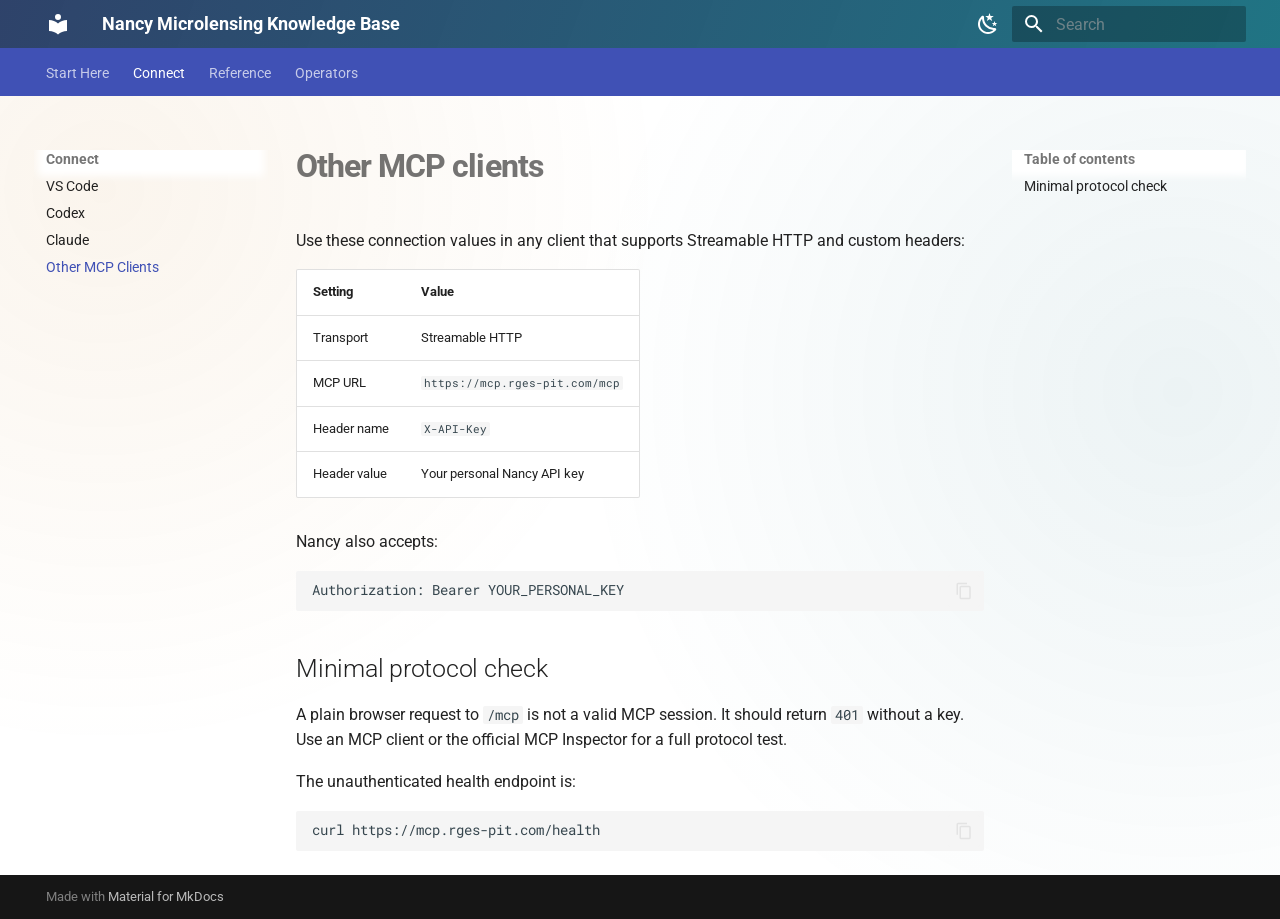
<file: hosted_docs/site/connect/other/index.html>
<!doctype html>
<html lang="en" class="no-js">
  <head>
    
      <meta charset="utf-8">
      <meta name="viewport" content="width=device-width,initial-scale=1">
      
        <meta name="description" content="Connect an AI assistant to the shared microlensing knowledge base">
      
      
      
        <link rel="canonical" href="https://nancy.rges-pit.com/connect/other/">
      
      
        <link rel="prev" href="../claude/">
      
      
        <link rel="next" href="../../tools/">
      
      
        
      
      
      <link rel="icon" href="../../assets/images/favicon.png">
      <meta name="generator" content="mkdocs-1.6.1, mkdocs-material-9.7.7">
    
    
      
        <title>Other MCP Clients - Nancy Microlensing Knowledge Base</title>
      
    
    
      <link rel="stylesheet" href="../../assets/stylesheets/main.ec1eaa64.min.css">
      
        
        <link rel="stylesheet" href="../../assets/stylesheets/palette.ab4e12ef.min.css">
      
      


    
    
      
    
    
      
        
        
        <link rel="preconnect" href="https://fonts.gstatic.com" crossorigin>
        <link rel="stylesheet" href="https://fonts.googleapis.com/css?family=Roboto:300,300i,400,400i,700,700i%7CRoboto+Mono:400,400i,700,700i&display=fallback">
        <style>:root{--md-text-font:"Roboto";--md-code-font:"Roboto Mono"}</style>
      
    
    
      <link rel="stylesheet" href="../../stylesheets/extra.css">
    
    <script>__md_scope=new URL("../..",location),__md_hash=e=>[...e].reduce(((e,_)=>(e<<5)-e+_.charCodeAt(0)),0),__md_get=(e,_=localStorage,t=__md_scope)=>JSON.parse(_.getItem(t.pathname+"."+e)),__md_set=(e,_,t=localStorage,a=__md_scope)=>{try{t.setItem(a.pathname+"."+e,JSON.stringify(_))}catch(e){}}</script>
    
      

    
    
  </head>
  
  
    
    
      
    
    
    
    
    <body dir="ltr" data-md-color-scheme="default" data-md-color-primary="indigo" data-md-color-accent="amber">
  
    
    <input class="md-toggle" data-md-toggle="drawer" type="checkbox" id="__drawer" autocomplete="off">
    <input class="md-toggle" data-md-toggle="search" type="checkbox" id="__search" autocomplete="off">
    <label class="md-overlay" for="__drawer"></label>
    <div data-md-component="skip">
      
        
        <a href="#other-mcp-clients" class="md-skip">
          Skip to content
        </a>
      
    </div>
    <div data-md-component="announce">
      
    </div>
    
    
      

<header class="md-header" data-md-component="header">
  <nav class="md-header__inner md-grid" aria-label="Header">
    <a href="../.." title="Nancy Microlensing Knowledge Base" class="md-header__button md-logo" aria-label="Nancy Microlensing Knowledge Base" data-md-component="logo">
      
  
  <svg xmlns="http://www.w3.org/2000/svg" viewBox="0 0 24 24"><path d="M12 8a3 3 0 0 0 3-3 3 3 0 0 0-3-3 3 3 0 0 0-3 3 3 3 0 0 0 3 3m0 3.54C9.64 9.35 6.5 8 3 8v11c3.5 0 6.64 1.35 9 3.54 2.36-2.19 5.5-3.54 9-3.54V8c-3.5 0-6.64 1.35-9 3.54"/></svg>

    </a>
    <label class="md-header__button md-icon" for="__drawer">
      
      <svg xmlns="http://www.w3.org/2000/svg" viewBox="0 0 24 24"><path d="M3 6h18v2H3zm0 5h18v2H3zm0 5h18v2H3z"/></svg>
    </label>
    <div class="md-header__title" data-md-component="header-title">
      <div class="md-header__ellipsis">
        <div class="md-header__topic">
          <span class="md-ellipsis">
            Nancy Microlensing Knowledge Base
          </span>
        </div>
        <div class="md-header__topic" data-md-component="header-topic">
          <span class="md-ellipsis">
            
              Other MCP Clients
            
          </span>
        </div>
      </div>
    </div>
    
      
        <form class="md-header__option" data-md-component="palette">
  
    
    
    
    <input class="md-option" data-md-color-media="(prefers-color-scheme: light)" data-md-color-scheme="default" data-md-color-primary="indigo" data-md-color-accent="amber"  aria-label="Use dark mode"  type="radio" name="__palette" id="__palette_0">
    
      <label class="md-header__button md-icon" title="Use dark mode" for="__palette_1" hidden>
        <svg xmlns="http://www.w3.org/2000/svg" viewBox="0 0 24 24"><path d="m17.75 4.09-2.53 1.94.91 3.06-2.63-1.81-2.63 1.81.91-3.06-2.53-1.94L12.44 4l1.06-3 1.06 3zm3.5 6.91-1.64 1.25.59 1.98-1.7-1.17-1.7 1.17.59-1.98L15.75 11l2.06-.05L18.5 9l.69 1.95zm-2.28 4.95c.83-.08 1.72 1.1 1.19 1.85-.32.45-.66.87-1.08 1.27C15.17 23 8.84 23 4.94 19.07c-3.91-3.9-3.91-10.24 0-14.14.4-.4.82-.76 1.27-1.08.75-.53 1.93.36 1.85 1.19-.27 2.86.69 5.83 2.89 8.02a9.96 9.96 0 0 0 8.02 2.89m-1.64 2.02a12.08 12.08 0 0 1-7.8-3.47c-2.17-2.19-3.33-5-3.49-7.82-2.81 3.14-2.7 7.96.31 10.98 3.02 3.01 7.84 3.12 10.98.31"/></svg>
      </label>
    
  
    
    
    
    <input class="md-option" data-md-color-media="(prefers-color-scheme: dark)" data-md-color-scheme="slate" data-md-color-primary="indigo" data-md-color-accent="amber"  aria-label="Use light mode"  type="radio" name="__palette" id="__palette_1">
    
      <label class="md-header__button md-icon" title="Use light mode" for="__palette_0" hidden>
        <svg xmlns="http://www.w3.org/2000/svg" viewBox="0 0 24 24"><path d="M12 7a5 5 0 0 1 5 5 5 5 0 0 1-5 5 5 5 0 0 1-5-5 5 5 0 0 1 5-5m0 2a3 3 0 0 0-3 3 3 3 0 0 0 3 3 3 3 0 0 0 3-3 3 3 0 0 0-3-3m0-7 2.39 3.42C13.65 5.15 12.84 5 12 5s-1.65.15-2.39.42zM3.34 7l4.16-.35A7.2 7.2 0 0 0 5.94 8.5c-.44.74-.69 1.5-.83 2.29zm.02 10 1.76-3.77a7.131 7.131 0 0 0 2.38 4.14zM20.65 7l-1.77 3.79a7.02 7.02 0 0 0-2.38-4.15zm-.01 10-4.14.36c.59-.51 1.12-1.14 1.54-1.86.42-.73.69-1.5.83-2.29zM12 22l-2.41-3.44c.74.27 1.55.44 2.41.44.82 0 1.63-.17 2.37-.44z"/></svg>
      </label>
    
  
</form>
      
    
    
      <script>var palette=__md_get("__palette");if(palette&&palette.color){if("(prefers-color-scheme)"===palette.color.media){var media=matchMedia("(prefers-color-scheme: light)"),input=document.querySelector(media.matches?"[data-md-color-media='(prefers-color-scheme: light)']":"[data-md-color-media='(prefers-color-scheme: dark)']");palette.color.media=input.getAttribute("data-md-color-media"),palette.color.scheme=input.getAttribute("data-md-color-scheme"),palette.color.primary=input.getAttribute("data-md-color-primary"),palette.color.accent=input.getAttribute("data-md-color-accent")}for(var[key,value]of Object.entries(palette.color))document.body.setAttribute("data-md-color-"+key,value)}</script>
    
    
    
      
      
        <label class="md-header__button md-icon" for="__search">
          
          <svg xmlns="http://www.w3.org/2000/svg" viewBox="0 0 24 24"><path d="M9.5 3A6.5 6.5 0 0 1 16 9.5c0 1.61-.59 3.09-1.56 4.23l.27.27h.79l5 5-1.5 1.5-5-5v-.79l-.27-.27A6.52 6.52 0 0 1 9.5 16 6.5 6.5 0 0 1 3 9.5 6.5 6.5 0 0 1 9.5 3m0 2C7 5 5 7 5 9.5S7 14 9.5 14 14 12 14 9.5 12 5 9.5 5"/></svg>
        </label>
        <div class="md-search" data-md-component="search" role="dialog">
  <label class="md-search__overlay" for="__search"></label>
  <div class="md-search__inner" role="search">
    <form class="md-search__form" name="search">
      <input type="text" class="md-search__input" name="query" aria-label="Search" placeholder="Search" autocapitalize="off" autocorrect="off" autocomplete="off" spellcheck="false" data-md-component="search-query" required>
      <label class="md-search__icon md-icon" for="__search">
        
        <svg xmlns="http://www.w3.org/2000/svg" viewBox="0 0 24 24"><path d="M9.5 3A6.5 6.5 0 0 1 16 9.5c0 1.61-.59 3.09-1.56 4.23l.27.27h.79l5 5-1.5 1.5-5-5v-.79l-.27-.27A6.52 6.52 0 0 1 9.5 16 6.5 6.5 0 0 1 3 9.5 6.5 6.5 0 0 1 9.5 3m0 2C7 5 5 7 5 9.5S7 14 9.5 14 14 12 14 9.5 12 5 9.5 5"/></svg>
        
        <svg xmlns="http://www.w3.org/2000/svg" viewBox="0 0 24 24"><path d="M20 11v2H8l5.5 5.5-1.42 1.42L4.16 12l7.92-7.92L13.5 5.5 8 11z"/></svg>
      </label>
      <nav class="md-search__options" aria-label="Search">
        
        <button type="reset" class="md-search__icon md-icon" title="Clear" aria-label="Clear" tabindex="-1">
          
          <svg xmlns="http://www.w3.org/2000/svg" viewBox="0 0 24 24"><path d="M19 6.41 17.59 5 12 10.59 6.41 5 5 6.41 10.59 12 5 17.59 6.41 19 12 13.41 17.59 19 19 17.59 13.41 12z"/></svg>
        </button>
      </nav>
      
    </form>
    <div class="md-search__output">
      <div class="md-search__scrollwrap" tabindex="0" data-md-scrollfix>
        <div class="md-search-result" data-md-component="search-result">
          <div class="md-search-result__meta">
            Initializing search
          </div>
          <ol class="md-search-result__list" role="presentation"></ol>
        </div>
      </div>
    </div>
  </div>
</div>
      
    
    
  </nav>
  
</header>
    
    <div class="md-container" data-md-component="container">
      
      
        
          
            
<nav class="md-tabs" aria-label="Tabs" data-md-component="tabs">
  <div class="md-grid">
    <ul class="md-tabs__list">
      
        
  
  
  
  
    <li class="md-tabs__item">
      <a href="../.." class="md-tabs__link">
        
  
  
    
  
  Start Here

      </a>
    </li>
  

      
        
  
  
  
    
  
  
    
    
      <li class="md-tabs__item md-tabs__item--active">
        <a href="../vscode/" class="md-tabs__link">
          
  
  
  Connect

        </a>
      </li>
    
  

      
        
  
  
  
  
    
    
      <li class="md-tabs__item">
        <a href="../../tools/" class="md-tabs__link">
          
  
  
  Reference

        </a>
      </li>
    
  

      
        
  
  
  
  
    <li class="md-tabs__item">
      <a href="../../operators/" class="md-tabs__link">
        
  
  
    
  
  Operators

      </a>
    </li>
  

      
    </ul>
  </div>
</nav>
          
        
      
      <main class="md-main" data-md-component="main">
        <div class="md-main__inner md-grid">
          
            
              
              <div class="md-sidebar md-sidebar--primary" data-md-component="sidebar" data-md-type="navigation" >
                <div class="md-sidebar__scrollwrap">
                  <div class="md-sidebar__inner">
                    


  


<nav class="md-nav md-nav--primary md-nav--lifted" aria-label="Navigation" data-md-level="0">
  <label class="md-nav__title" for="__drawer">
    <a href="../.." title="Nancy Microlensing Knowledge Base" class="md-nav__button md-logo" aria-label="Nancy Microlensing Knowledge Base" data-md-component="logo">
      
  
  <svg xmlns="http://www.w3.org/2000/svg" viewBox="0 0 24 24"><path d="M12 8a3 3 0 0 0 3-3 3 3 0 0 0-3-3 3 3 0 0 0-3 3 3 3 0 0 0 3 3m0 3.54C9.64 9.35 6.5 8 3 8v11c3.5 0 6.64 1.35 9 3.54 2.36-2.19 5.5-3.54 9-3.54V8c-3.5 0-6.64 1.35-9 3.54"/></svg>

    </a>
    Nancy Microlensing Knowledge Base
  </label>
  
  <ul class="md-nav__list" data-md-scrollfix>
    
      
      
  
  
  
  
    <li class="md-nav__item">
      <a href="../.." class="md-nav__link">
        
  
  
  <span class="md-ellipsis">
    
  
    Start Here
  

    
  </span>
  
  

      </a>
    </li>
  

    
      
      
  
  
    
  
  
  
    
    
    
    
      
        
        
      
      
        
      
    
    
    <li class="md-nav__item md-nav__item--active md-nav__item--section md-nav__item--nested">
      
        
        
        <input class="md-nav__toggle md-toggle " type="checkbox" id="__nav_2" checked>
        
          
          <label class="md-nav__link" for="__nav_2" id="__nav_2_label" tabindex="">
            
  
  
  <span class="md-ellipsis">
    
  
    Connect
  

    
  </span>
  
  

            <span class="md-nav__icon md-icon"></span>
          </label>
        
        <nav class="md-nav" data-md-level="1" aria-labelledby="__nav_2_label" aria-expanded="true">
          <label class="md-nav__title" for="__nav_2">
            <span class="md-nav__icon md-icon"></span>
            
  
    Connect
  

          </label>
          <ul class="md-nav__list" data-md-scrollfix>
            
              
                
  
  
  
  
    <li class="md-nav__item">
      <a href="../vscode/" class="md-nav__link">
        
  
  
  <span class="md-ellipsis">
    
  
    VS Code
  

    
  </span>
  
  

      </a>
    </li>
  

              
            
              
                
  
  
  
  
    <li class="md-nav__item">
      <a href="../codex/" class="md-nav__link">
        
  
  
  <span class="md-ellipsis">
    
  
    Codex
  

    
  </span>
  
  

      </a>
    </li>
  

              
            
              
                
  
  
  
  
    <li class="md-nav__item">
      <a href="../claude/" class="md-nav__link">
        
  
  
  <span class="md-ellipsis">
    
  
    Claude
  

    
  </span>
  
  

      </a>
    </li>
  

              
            
              
                
  
  
    
  
  
  
    <li class="md-nav__item md-nav__item--active">
      
      <input class="md-nav__toggle md-toggle" type="checkbox" id="__toc">
      
      
        
      
      
        <label class="md-nav__link md-nav__link--active" for="__toc">
          
  
  
  <span class="md-ellipsis">
    
  
    Other MCP Clients
  

    
  </span>
  
  

          <span class="md-nav__icon md-icon"></span>
        </label>
      
      <a href="./" class="md-nav__link md-nav__link--active">
        
  
  
  <span class="md-ellipsis">
    
  
    Other MCP Clients
  

    
  </span>
  
  

      </a>
      
        

<nav class="md-nav md-nav--secondary" aria-label="Table of contents">
  
  
  
    
  
  
    <label class="md-nav__title" for="__toc">
      <span class="md-nav__icon md-icon"></span>
      Table of contents
    </label>
    <ul class="md-nav__list" data-md-component="toc" data-md-scrollfix>
      
        <li class="md-nav__item">
  <a href="#minimal-protocol-check" class="md-nav__link">
    <span class="md-ellipsis">
      
        Minimal protocol check
      
    </span>
  </a>
  
</li>
      
    </ul>
  
</nav>
      
    </li>
  

              
            
          </ul>
        </nav>
      
    </li>
  

    
      
      
  
  
  
  
    
    
    
    
      
      
        
      
    
    
    <li class="md-nav__item md-nav__item--nested">
      
        
        
        <input class="md-nav__toggle md-toggle " type="checkbox" id="__nav_3" >
        
          
          <label class="md-nav__link" for="__nav_3" id="__nav_3_label" tabindex="0">
            
  
  
  <span class="md-ellipsis">
    
  
    Reference
  

    
  </span>
  
  

            <span class="md-nav__icon md-icon"></span>
          </label>
        
        <nav class="md-nav" data-md-level="1" aria-labelledby="__nav_3_label" aria-expanded="false">
          <label class="md-nav__title" for="__nav_3">
            <span class="md-nav__icon md-icon"></span>
            
  
    Reference
  

          </label>
          <ul class="md-nav__list" data-md-scrollfix>
            
              
                
  
  
  
  
    <li class="md-nav__item">
      <a href="../../tools/" class="md-nav__link">
        
  
  
  <span class="md-ellipsis">
    
  
    Tools
  

    
  </span>
  
  

      </a>
    </li>
  

              
            
              
                
  
  
  
  
    <li class="md-nav__item">
      <a href="../../http-api/" class="md-nav__link">
        
  
  
  <span class="md-ellipsis">
    
  
    HTTP API
  

    
  </span>
  
  

      </a>
    </li>
  

              
            
              
                
  
  
  
  
    <li class="md-nav__item">
      <a href="../../privacy/" class="md-nav__link">
        
  
  
  <span class="md-ellipsis">
    
  
    Privacy
  

    
  </span>
  
  

      </a>
    </li>
  

              
            
          </ul>
        </nav>
      
    </li>
  

    
      
      
  
  
  
  
    <li class="md-nav__item">
      <a href="../../operators/" class="md-nav__link">
        
  
  
  <span class="md-ellipsis">
    
  
    Operators
  

    
  </span>
  
  

      </a>
    </li>
  

    
  </ul>
</nav>
                  </div>
                </div>
              </div>
            
            
              
              <div class="md-sidebar md-sidebar--secondary" data-md-component="sidebar" data-md-type="toc" >
                <div class="md-sidebar__scrollwrap">
                  <div class="md-sidebar__inner">
                    

<nav class="md-nav md-nav--secondary" aria-label="Table of contents">
  
  
  
    
  
  
    <label class="md-nav__title" for="__toc">
      <span class="md-nav__icon md-icon"></span>
      Table of contents
    </label>
    <ul class="md-nav__list" data-md-component="toc" data-md-scrollfix>
      
        <li class="md-nav__item">
  <a href="#minimal-protocol-check" class="md-nav__link">
    <span class="md-ellipsis">
      
        Minimal protocol check
      
    </span>
  </a>
  
</li>
      
    </ul>
  
</nav>
                  </div>
                </div>
              </div>
            
          
          
            <div class="md-content" data-md-component="content">
              
              <article class="md-content__inner md-typeset">
                
                  



<h1 id="other-mcp-clients">Other MCP clients</h1>
<p>Use these connection values in any client that supports Streamable HTTP and
custom headers:</p>
<table>
<thead>
<tr>
<th>Setting</th>
<th>Value</th>
</tr>
</thead>
<tbody>
<tr>
<td>Transport</td>
<td>Streamable HTTP</td>
</tr>
<tr>
<td>MCP URL</td>
<td><code>https://mcp.rges-pit.com/mcp</code></td>
</tr>
<tr>
<td>Header name</td>
<td><code>X-API-Key</code></td>
</tr>
<tr>
<td>Header value</td>
<td>Your personal Nancy API key</td>
</tr>
</tbody>
</table>
<p>Nancy also accepts:</p>
<div class="highlight"><pre><span></span><code>Authorization: Bearer YOUR_PERSONAL_KEY
</code></pre></div>
<h2 id="minimal-protocol-check">Minimal protocol check</h2>
<p>A plain browser request to <code>/mcp</code> is not a valid MCP session. It should return
<code>401</code> without a key. Use an MCP client or the official MCP Inspector for a full
protocol test.</p>
<p>The unauthenticated health endpoint is:</p>
<div class="highlight"><pre><span></span><code>curl<span class="w"> </span>https://mcp.rges-pit.com/health
</code></pre></div>












                
              </article>
            </div>
          
          
<script>var target=document.getElementById(location.hash.slice(1));target&&target.name&&(target.checked=target.name.startsWith("__tabbed_"))</script>
        </div>
        
          <button type="button" class="md-top md-icon" data-md-component="top" hidden>
  
  <svg xmlns="http://www.w3.org/2000/svg" viewBox="0 0 24 24"><path d="M13 20h-2V8l-5.5 5.5-1.42-1.42L12 4.16l7.92 7.92-1.42 1.42L13 8z"/></svg>
  Back to top
</button>
        
      </main>
      
        <footer class="md-footer">
  
  <div class="md-footer-meta md-typeset">
    <div class="md-footer-meta__inner md-grid">
      <div class="md-copyright">
  
  
    Made with
    <a href="https://squidfunk.github.io/mkdocs-material/" target="_blank" rel="noopener">
      Material for MkDocs
    </a>
  
</div>
      
    </div>
  </div>
</footer>
      
    </div>
    <div class="md-dialog" data-md-component="dialog">
      <div class="md-dialog__inner md-typeset"></div>
    </div>
    
    
    
      
      
      <script id="__config" type="application/json">{"annotate": null, "base": "../..", "features": ["navigation.tabs", "navigation.sections", "navigation.top", "content.code.copy", "search.highlight"], "search": "../../assets/javascripts/workers/search.2c215733.min.js", "tags": null, "translations": {"clipboard.copied": "Copied to clipboard", "clipboard.copy": "Copy to clipboard", "search.result.more.one": "1 more on this page", "search.result.more.other": "# more on this page", "search.result.none": "No matching documents", "search.result.one": "1 matching document", "search.result.other": "# matching documents", "search.result.placeholder": "Type to start searching", "search.result.term.missing": "Missing", "select.version": "Select version"}, "version": null}</script>
    
    
      <script src="../../assets/javascripts/bundle.d7400e89.min.js"></script>
      
    
  </body>
</html>
</file>
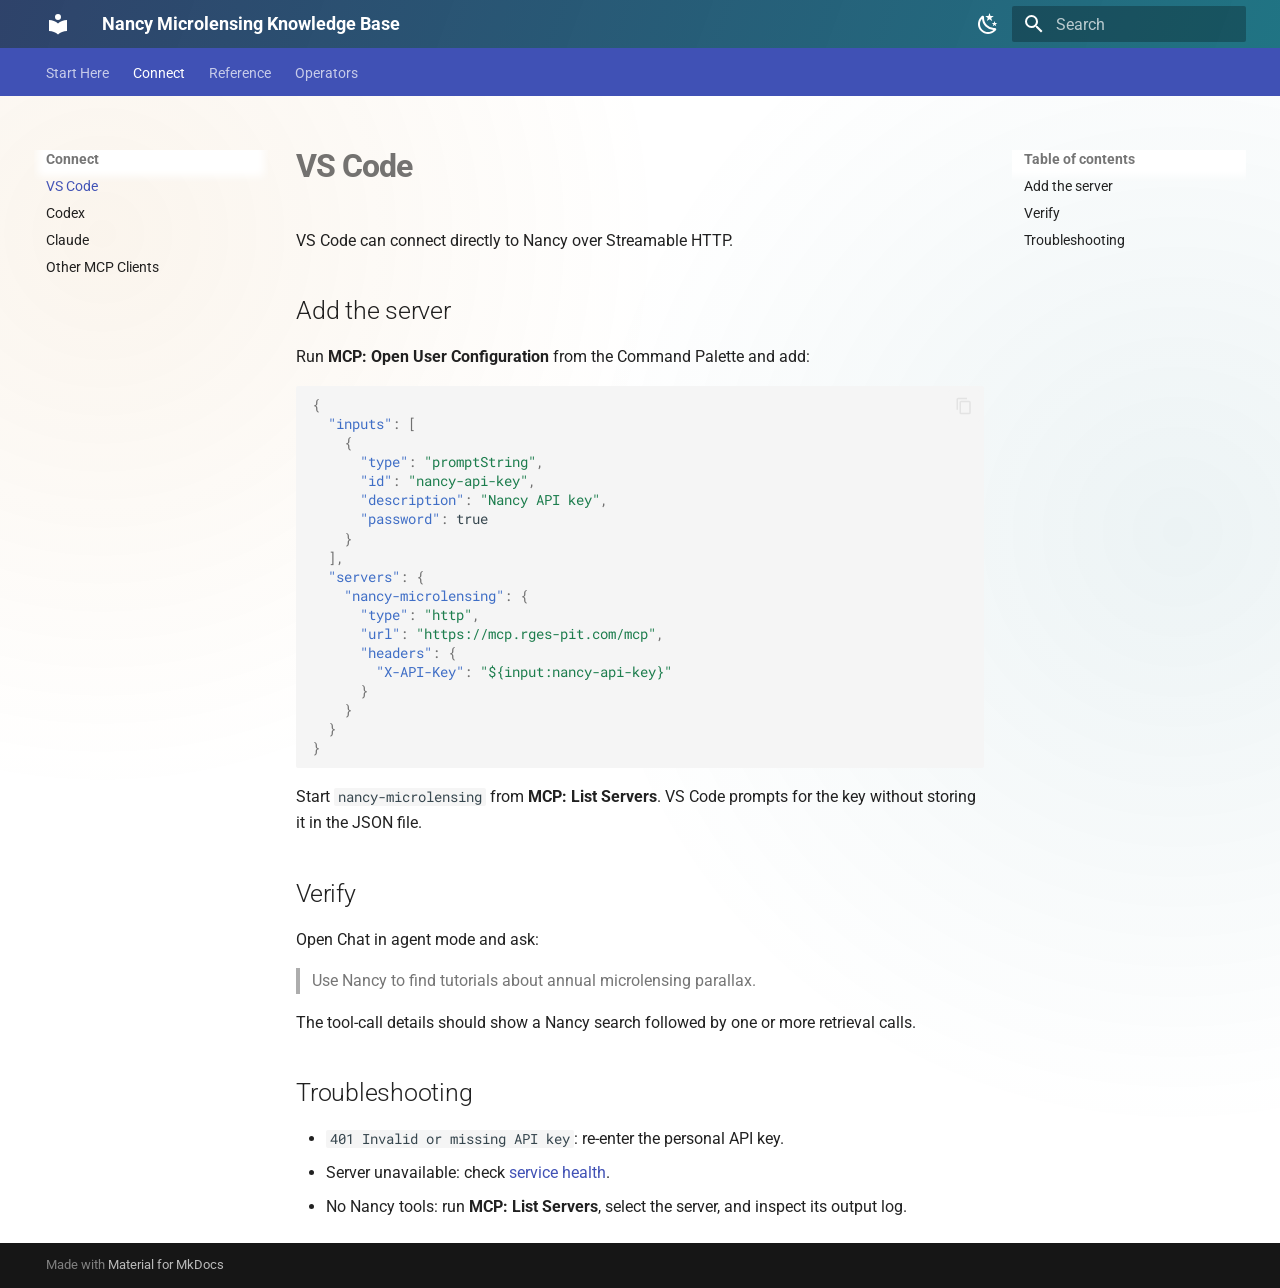
<file: hosted_docs/site/connect/vscode/index.html>
<!doctype html>
<html lang="en" class="no-js">
  <head>
    
      <meta charset="utf-8">
      <meta name="viewport" content="width=device-width,initial-scale=1">
      
        <meta name="description" content="Connect an AI assistant to the shared microlensing knowledge base">
      
      
      
        <link rel="canonical" href="https://nancy.rges-pit.com/connect/vscode/">
      
      
        <link rel="prev" href="../..">
      
      
        <link rel="next" href="../codex/">
      
      
        
      
      
      <link rel="icon" href="../../assets/images/favicon.png">
      <meta name="generator" content="mkdocs-1.6.1, mkdocs-material-9.7.7">
    
    
      
        <title>VS Code - Nancy Microlensing Knowledge Base</title>
      
    
    
      <link rel="stylesheet" href="../../assets/stylesheets/main.ec1eaa64.min.css">
      
        
        <link rel="stylesheet" href="../../assets/stylesheets/palette.ab4e12ef.min.css">
      
      


    
    
      
    
    
      
        
        
        <link rel="preconnect" href="https://fonts.gstatic.com" crossorigin>
        <link rel="stylesheet" href="https://fonts.googleapis.com/css?family=Roboto:300,300i,400,400i,700,700i%7CRoboto+Mono:400,400i,700,700i&display=fallback">
        <style>:root{--md-text-font:"Roboto";--md-code-font:"Roboto Mono"}</style>
      
    
    
      <link rel="stylesheet" href="../../stylesheets/extra.css">
    
    <script>__md_scope=new URL("../..",location),__md_hash=e=>[...e].reduce(((e,_)=>(e<<5)-e+_.charCodeAt(0)),0),__md_get=(e,_=localStorage,t=__md_scope)=>JSON.parse(_.getItem(t.pathname+"."+e)),__md_set=(e,_,t=localStorage,a=__md_scope)=>{try{t.setItem(a.pathname+"."+e,JSON.stringify(_))}catch(e){}}</script>
    
      

    
    
  </head>
  
  
    
    
      
    
    
    
    
    <body dir="ltr" data-md-color-scheme="default" data-md-color-primary="indigo" data-md-color-accent="amber">
  
    
    <input class="md-toggle" data-md-toggle="drawer" type="checkbox" id="__drawer" autocomplete="off">
    <input class="md-toggle" data-md-toggle="search" type="checkbox" id="__search" autocomplete="off">
    <label class="md-overlay" for="__drawer"></label>
    <div data-md-component="skip">
      
        
        <a href="#vs-code" class="md-skip">
          Skip to content
        </a>
      
    </div>
    <div data-md-component="announce">
      
    </div>
    
    
      

<header class="md-header" data-md-component="header">
  <nav class="md-header__inner md-grid" aria-label="Header">
    <a href="../.." title="Nancy Microlensing Knowledge Base" class="md-header__button md-logo" aria-label="Nancy Microlensing Knowledge Base" data-md-component="logo">
      
  
  <svg xmlns="http://www.w3.org/2000/svg" viewBox="0 0 24 24"><path d="M12 8a3 3 0 0 0 3-3 3 3 0 0 0-3-3 3 3 0 0 0-3 3 3 3 0 0 0 3 3m0 3.54C9.64 9.35 6.5 8 3 8v11c3.5 0 6.64 1.35 9 3.54 2.36-2.19 5.5-3.54 9-3.54V8c-3.5 0-6.64 1.35-9 3.54"/></svg>

    </a>
    <label class="md-header__button md-icon" for="__drawer">
      
      <svg xmlns="http://www.w3.org/2000/svg" viewBox="0 0 24 24"><path d="M3 6h18v2H3zm0 5h18v2H3zm0 5h18v2H3z"/></svg>
    </label>
    <div class="md-header__title" data-md-component="header-title">
      <div class="md-header__ellipsis">
        <div class="md-header__topic">
          <span class="md-ellipsis">
            Nancy Microlensing Knowledge Base
          </span>
        </div>
        <div class="md-header__topic" data-md-component="header-topic">
          <span class="md-ellipsis">
            
              VS Code
            
          </span>
        </div>
      </div>
    </div>
    
      
        <form class="md-header__option" data-md-component="palette">
  
    
    
    
    <input class="md-option" data-md-color-media="(prefers-color-scheme: light)" data-md-color-scheme="default" data-md-color-primary="indigo" data-md-color-accent="amber"  aria-label="Use dark mode"  type="radio" name="__palette" id="__palette_0">
    
      <label class="md-header__button md-icon" title="Use dark mode" for="__palette_1" hidden>
        <svg xmlns="http://www.w3.org/2000/svg" viewBox="0 0 24 24"><path d="m17.75 4.09-2.53 1.94.91 3.06-2.63-1.81-2.63 1.81.91-3.06-2.53-1.94L12.44 4l1.06-3 1.06 3zm3.5 6.91-1.64 1.25.59 1.98-1.7-1.17-1.7 1.17.59-1.98L15.75 11l2.06-.05L18.5 9l.69 1.95zm-2.28 4.95c.83-.08 1.72 1.1 1.19 1.85-.32.45-.66.87-1.08 1.27C15.17 23 8.84 23 4.94 19.07c-3.91-3.9-3.91-10.24 0-14.14.4-.4.82-.76 1.27-1.08.75-.53 1.93.36 1.85 1.19-.27 2.86.69 5.83 2.89 8.02a9.96 9.96 0 0 0 8.02 2.89m-1.64 2.02a12.08 12.08 0 0 1-7.8-3.47c-2.17-2.19-3.33-5-3.49-7.82-2.81 3.14-2.7 7.96.31 10.98 3.02 3.01 7.84 3.12 10.98.31"/></svg>
      </label>
    
  
    
    
    
    <input class="md-option" data-md-color-media="(prefers-color-scheme: dark)" data-md-color-scheme="slate" data-md-color-primary="indigo" data-md-color-accent="amber"  aria-label="Use light mode"  type="radio" name="__palette" id="__palette_1">
    
      <label class="md-header__button md-icon" title="Use light mode" for="__palette_0" hidden>
        <svg xmlns="http://www.w3.org/2000/svg" viewBox="0 0 24 24"><path d="M12 7a5 5 0 0 1 5 5 5 5 0 0 1-5 5 5 5 0 0 1-5-5 5 5 0 0 1 5-5m0 2a3 3 0 0 0-3 3 3 3 0 0 0 3 3 3 3 0 0 0 3-3 3 3 0 0 0-3-3m0-7 2.39 3.42C13.65 5.15 12.84 5 12 5s-1.65.15-2.39.42zM3.34 7l4.16-.35A7.2 7.2 0 0 0 5.94 8.5c-.44.74-.69 1.5-.83 2.29zm.02 10 1.76-3.77a7.131 7.131 0 0 0 2.38 4.14zM20.65 7l-1.77 3.79a7.02 7.02 0 0 0-2.38-4.15zm-.01 10-4.14.36c.59-.51 1.12-1.14 1.54-1.86.42-.73.69-1.5.83-2.29zM12 22l-2.41-3.44c.74.27 1.55.44 2.41.44.82 0 1.63-.17 2.37-.44z"/></svg>
      </label>
    
  
</form>
      
    
    
      <script>var palette=__md_get("__palette");if(palette&&palette.color){if("(prefers-color-scheme)"===palette.color.media){var media=matchMedia("(prefers-color-scheme: light)"),input=document.querySelector(media.matches?"[data-md-color-media='(prefers-color-scheme: light)']":"[data-md-color-media='(prefers-color-scheme: dark)']");palette.color.media=input.getAttribute("data-md-color-media"),palette.color.scheme=input.getAttribute("data-md-color-scheme"),palette.color.primary=input.getAttribute("data-md-color-primary"),palette.color.accent=input.getAttribute("data-md-color-accent")}for(var[key,value]of Object.entries(palette.color))document.body.setAttribute("data-md-color-"+key,value)}</script>
    
    
    
      
      
        <label class="md-header__button md-icon" for="__search">
          
          <svg xmlns="http://www.w3.org/2000/svg" viewBox="0 0 24 24"><path d="M9.5 3A6.5 6.5 0 0 1 16 9.5c0 1.61-.59 3.09-1.56 4.23l.27.27h.79l5 5-1.5 1.5-5-5v-.79l-.27-.27A6.52 6.52 0 0 1 9.5 16 6.5 6.5 0 0 1 3 9.5 6.5 6.5 0 0 1 9.5 3m0 2C7 5 5 7 5 9.5S7 14 9.5 14 14 12 14 9.5 12 5 9.5 5"/></svg>
        </label>
        <div class="md-search" data-md-component="search" role="dialog">
  <label class="md-search__overlay" for="__search"></label>
  <div class="md-search__inner" role="search">
    <form class="md-search__form" name="search">
      <input type="text" class="md-search__input" name="query" aria-label="Search" placeholder="Search" autocapitalize="off" autocorrect="off" autocomplete="off" spellcheck="false" data-md-component="search-query" required>
      <label class="md-search__icon md-icon" for="__search">
        
        <svg xmlns="http://www.w3.org/2000/svg" viewBox="0 0 24 24"><path d="M9.5 3A6.5 6.5 0 0 1 16 9.5c0 1.61-.59 3.09-1.56 4.23l.27.27h.79l5 5-1.5 1.5-5-5v-.79l-.27-.27A6.52 6.52 0 0 1 9.5 16 6.5 6.5 0 0 1 3 9.5 6.5 6.5 0 0 1 9.5 3m0 2C7 5 5 7 5 9.5S7 14 9.5 14 14 12 14 9.5 12 5 9.5 5"/></svg>
        
        <svg xmlns="http://www.w3.org/2000/svg" viewBox="0 0 24 24"><path d="M20 11v2H8l5.5 5.5-1.42 1.42L4.16 12l7.92-7.92L13.5 5.5 8 11z"/></svg>
      </label>
      <nav class="md-search__options" aria-label="Search">
        
        <button type="reset" class="md-search__icon md-icon" title="Clear" aria-label="Clear" tabindex="-1">
          
          <svg xmlns="http://www.w3.org/2000/svg" viewBox="0 0 24 24"><path d="M19 6.41 17.59 5 12 10.59 6.41 5 5 6.41 10.59 12 5 17.59 6.41 19 12 13.41 17.59 19 19 17.59 13.41 12z"/></svg>
        </button>
      </nav>
      
    </form>
    <div class="md-search__output">
      <div class="md-search__scrollwrap" tabindex="0" data-md-scrollfix>
        <div class="md-search-result" data-md-component="search-result">
          <div class="md-search-result__meta">
            Initializing search
          </div>
          <ol class="md-search-result__list" role="presentation"></ol>
        </div>
      </div>
    </div>
  </div>
</div>
      
    
    
  </nav>
  
</header>
    
    <div class="md-container" data-md-component="container">
      
      
        
          
            
<nav class="md-tabs" aria-label="Tabs" data-md-component="tabs">
  <div class="md-grid">
    <ul class="md-tabs__list">
      
        
  
  
  
  
    <li class="md-tabs__item">
      <a href="../.." class="md-tabs__link">
        
  
  
    
  
  Start Here

      </a>
    </li>
  

      
        
  
  
  
    
  
  
    
    
      <li class="md-tabs__item md-tabs__item--active">
        <a href="./" class="md-tabs__link">
          
  
  
  Connect

        </a>
      </li>
    
  

      
        
  
  
  
  
    
    
      <li class="md-tabs__item">
        <a href="../../tools/" class="md-tabs__link">
          
  
  
  Reference

        </a>
      </li>
    
  

      
        
  
  
  
  
    <li class="md-tabs__item">
      <a href="../../operators/" class="md-tabs__link">
        
  
  
    
  
  Operators

      </a>
    </li>
  

      
    </ul>
  </div>
</nav>
          
        
      
      <main class="md-main" data-md-component="main">
        <div class="md-main__inner md-grid">
          
            
              
              <div class="md-sidebar md-sidebar--primary" data-md-component="sidebar" data-md-type="navigation" >
                <div class="md-sidebar__scrollwrap">
                  <div class="md-sidebar__inner">
                    


  


<nav class="md-nav md-nav--primary md-nav--lifted" aria-label="Navigation" data-md-level="0">
  <label class="md-nav__title" for="__drawer">
    <a href="../.." title="Nancy Microlensing Knowledge Base" class="md-nav__button md-logo" aria-label="Nancy Microlensing Knowledge Base" data-md-component="logo">
      
  
  <svg xmlns="http://www.w3.org/2000/svg" viewBox="0 0 24 24"><path d="M12 8a3 3 0 0 0 3-3 3 3 0 0 0-3-3 3 3 0 0 0-3 3 3 3 0 0 0 3 3m0 3.54C9.64 9.35 6.5 8 3 8v11c3.5 0 6.64 1.35 9 3.54 2.36-2.19 5.5-3.54 9-3.54V8c-3.5 0-6.64 1.35-9 3.54"/></svg>

    </a>
    Nancy Microlensing Knowledge Base
  </label>
  
  <ul class="md-nav__list" data-md-scrollfix>
    
      
      
  
  
  
  
    <li class="md-nav__item">
      <a href="../.." class="md-nav__link">
        
  
  
  <span class="md-ellipsis">
    
  
    Start Here
  

    
  </span>
  
  

      </a>
    </li>
  

    
      
      
  
  
    
  
  
  
    
    
    
    
      
        
        
      
      
        
      
    
    
    <li class="md-nav__item md-nav__item--active md-nav__item--section md-nav__item--nested">
      
        
        
        <input class="md-nav__toggle md-toggle " type="checkbox" id="__nav_2" checked>
        
          
          <label class="md-nav__link" for="__nav_2" id="__nav_2_label" tabindex="">
            
  
  
  <span class="md-ellipsis">
    
  
    Connect
  

    
  </span>
  
  

            <span class="md-nav__icon md-icon"></span>
          </label>
        
        <nav class="md-nav" data-md-level="1" aria-labelledby="__nav_2_label" aria-expanded="true">
          <label class="md-nav__title" for="__nav_2">
            <span class="md-nav__icon md-icon"></span>
            
  
    Connect
  

          </label>
          <ul class="md-nav__list" data-md-scrollfix>
            
              
                
  
  
    
  
  
  
    <li class="md-nav__item md-nav__item--active">
      
      <input class="md-nav__toggle md-toggle" type="checkbox" id="__toc">
      
      
        
      
      
        <label class="md-nav__link md-nav__link--active" for="__toc">
          
  
  
  <span class="md-ellipsis">
    
  
    VS Code
  

    
  </span>
  
  

          <span class="md-nav__icon md-icon"></span>
        </label>
      
      <a href="./" class="md-nav__link md-nav__link--active">
        
  
  
  <span class="md-ellipsis">
    
  
    VS Code
  

    
  </span>
  
  

      </a>
      
        

<nav class="md-nav md-nav--secondary" aria-label="Table of contents">
  
  
  
    
  
  
    <label class="md-nav__title" for="__toc">
      <span class="md-nav__icon md-icon"></span>
      Table of contents
    </label>
    <ul class="md-nav__list" data-md-component="toc" data-md-scrollfix>
      
        <li class="md-nav__item">
  <a href="#add-the-server" class="md-nav__link">
    <span class="md-ellipsis">
      
        Add the server
      
    </span>
  </a>
  
</li>
      
        <li class="md-nav__item">
  <a href="#verify" class="md-nav__link">
    <span class="md-ellipsis">
      
        Verify
      
    </span>
  </a>
  
</li>
      
        <li class="md-nav__item">
  <a href="#troubleshooting" class="md-nav__link">
    <span class="md-ellipsis">
      
        Troubleshooting
      
    </span>
  </a>
  
</li>
      
    </ul>
  
</nav>
      
    </li>
  

              
            
              
                
  
  
  
  
    <li class="md-nav__item">
      <a href="../codex/" class="md-nav__link">
        
  
  
  <span class="md-ellipsis">
    
  
    Codex
  

    
  </span>
  
  

      </a>
    </li>
  

              
            
              
                
  
  
  
  
    <li class="md-nav__item">
      <a href="../claude/" class="md-nav__link">
        
  
  
  <span class="md-ellipsis">
    
  
    Claude
  

    
  </span>
  
  

      </a>
    </li>
  

              
            
              
                
  
  
  
  
    <li class="md-nav__item">
      <a href="../other/" class="md-nav__link">
        
  
  
  <span class="md-ellipsis">
    
  
    Other MCP Clients
  

    
  </span>
  
  

      </a>
    </li>
  

              
            
          </ul>
        </nav>
      
    </li>
  

    
      
      
  
  
  
  
    
    
    
    
      
      
        
      
    
    
    <li class="md-nav__item md-nav__item--nested">
      
        
        
        <input class="md-nav__toggle md-toggle " type="checkbox" id="__nav_3" >
        
          
          <label class="md-nav__link" for="__nav_3" id="__nav_3_label" tabindex="0">
            
  
  
  <span class="md-ellipsis">
    
  
    Reference
  

    
  </span>
  
  

            <span class="md-nav__icon md-icon"></span>
          </label>
        
        <nav class="md-nav" data-md-level="1" aria-labelledby="__nav_3_label" aria-expanded="false">
          <label class="md-nav__title" for="__nav_3">
            <span class="md-nav__icon md-icon"></span>
            
  
    Reference
  

          </label>
          <ul class="md-nav__list" data-md-scrollfix>
            
              
                
  
  
  
  
    <li class="md-nav__item">
      <a href="../../tools/" class="md-nav__link">
        
  
  
  <span class="md-ellipsis">
    
  
    Tools
  

    
  </span>
  
  

      </a>
    </li>
  

              
            
              
                
  
  
  
  
    <li class="md-nav__item">
      <a href="../../http-api/" class="md-nav__link">
        
  
  
  <span class="md-ellipsis">
    
  
    HTTP API
  

    
  </span>
  
  

      </a>
    </li>
  

              
            
              
                
  
  
  
  
    <li class="md-nav__item">
      <a href="../../privacy/" class="md-nav__link">
        
  
  
  <span class="md-ellipsis">
    
  
    Privacy
  

    
  </span>
  
  

      </a>
    </li>
  

              
            
          </ul>
        </nav>
      
    </li>
  

    
      
      
  
  
  
  
    <li class="md-nav__item">
      <a href="../../operators/" class="md-nav__link">
        
  
  
  <span class="md-ellipsis">
    
  
    Operators
  

    
  </span>
  
  

      </a>
    </li>
  

    
  </ul>
</nav>
                  </div>
                </div>
              </div>
            
            
              
              <div class="md-sidebar md-sidebar--secondary" data-md-component="sidebar" data-md-type="toc" >
                <div class="md-sidebar__scrollwrap">
                  <div class="md-sidebar__inner">
                    

<nav class="md-nav md-nav--secondary" aria-label="Table of contents">
  
  
  
    
  
  
    <label class="md-nav__title" for="__toc">
      <span class="md-nav__icon md-icon"></span>
      Table of contents
    </label>
    <ul class="md-nav__list" data-md-component="toc" data-md-scrollfix>
      
        <li class="md-nav__item">
  <a href="#add-the-server" class="md-nav__link">
    <span class="md-ellipsis">
      
        Add the server
      
    </span>
  </a>
  
</li>
      
        <li class="md-nav__item">
  <a href="#verify" class="md-nav__link">
    <span class="md-ellipsis">
      
        Verify
      
    </span>
  </a>
  
</li>
      
        <li class="md-nav__item">
  <a href="#troubleshooting" class="md-nav__link">
    <span class="md-ellipsis">
      
        Troubleshooting
      
    </span>
  </a>
  
</li>
      
    </ul>
  
</nav>
                  </div>
                </div>
              </div>
            
          
          
            <div class="md-content" data-md-component="content">
              
              <article class="md-content__inner md-typeset">
                
                  



<h1 id="vs-code">VS Code</h1>
<p>VS Code can connect directly to Nancy over Streamable HTTP.</p>
<h2 id="add-the-server">Add the server</h2>
<p>Run <strong>MCP: Open User Configuration</strong> from the Command Palette and add:</p>
<div class="highlight"><pre><span></span><code><span class="p">{</span>
<span class="w">  </span><span class="nt">&quot;inputs&quot;</span><span class="p">:</span><span class="w"> </span><span class="p">[</span>
<span class="w">    </span><span class="p">{</span>
<span class="w">      </span><span class="nt">&quot;type&quot;</span><span class="p">:</span><span class="w"> </span><span class="s2">&quot;promptString&quot;</span><span class="p">,</span>
<span class="w">      </span><span class="nt">&quot;id&quot;</span><span class="p">:</span><span class="w"> </span><span class="s2">&quot;nancy-api-key&quot;</span><span class="p">,</span>
<span class="w">      </span><span class="nt">&quot;description&quot;</span><span class="p">:</span><span class="w"> </span><span class="s2">&quot;Nancy API key&quot;</span><span class="p">,</span>
<span class="w">      </span><span class="nt">&quot;password&quot;</span><span class="p">:</span><span class="w"> </span><span class="kc">true</span>
<span class="w">    </span><span class="p">}</span>
<span class="w">  </span><span class="p">],</span>
<span class="w">  </span><span class="nt">&quot;servers&quot;</span><span class="p">:</span><span class="w"> </span><span class="p">{</span>
<span class="w">    </span><span class="nt">&quot;nancy-microlensing&quot;</span><span class="p">:</span><span class="w"> </span><span class="p">{</span>
<span class="w">      </span><span class="nt">&quot;type&quot;</span><span class="p">:</span><span class="w"> </span><span class="s2">&quot;http&quot;</span><span class="p">,</span>
<span class="w">      </span><span class="nt">&quot;url&quot;</span><span class="p">:</span><span class="w"> </span><span class="s2">&quot;https://mcp.rges-pit.com/mcp&quot;</span><span class="p">,</span>
<span class="w">      </span><span class="nt">&quot;headers&quot;</span><span class="p">:</span><span class="w"> </span><span class="p">{</span>
<span class="w">        </span><span class="nt">&quot;X-API-Key&quot;</span><span class="p">:</span><span class="w"> </span><span class="s2">&quot;${input:nancy-api-key}&quot;</span>
<span class="w">      </span><span class="p">}</span>
<span class="w">    </span><span class="p">}</span>
<span class="w">  </span><span class="p">}</span>
<span class="p">}</span>
</code></pre></div>
<p>Start <code>nancy-microlensing</code> from <strong>MCP: List Servers</strong>. VS Code prompts for the
key without storing it in the JSON file.</p>
<h2 id="verify">Verify</h2>
<p>Open Chat in agent mode and ask:</p>
<blockquote>
<p>Use Nancy to find tutorials about annual microlensing parallax.</p>
</blockquote>
<p>The tool-call details should show a Nancy search followed by one or more
retrieval calls.</p>
<h2 id="troubleshooting">Troubleshooting</h2>
<ul>
<li><code>401 Invalid or missing API key</code>: re-enter the personal API key.</li>
<li>Server unavailable: check <a href="https://mcp.rges-pit.com/health">service health</a>.</li>
<li>No Nancy tools: run <strong>MCP: List Servers</strong>, select the server, and inspect its
  output log.</li>
</ul>












                
              </article>
            </div>
          
          
<script>var target=document.getElementById(location.hash.slice(1));target&&target.name&&(target.checked=target.name.startsWith("__tabbed_"))</script>
        </div>
        
          <button type="button" class="md-top md-icon" data-md-component="top" hidden>
  
  <svg xmlns="http://www.w3.org/2000/svg" viewBox="0 0 24 24"><path d="M13 20h-2V8l-5.5 5.5-1.42-1.42L12 4.16l7.92 7.92-1.42 1.42L13 8z"/></svg>
  Back to top
</button>
        
      </main>
      
        <footer class="md-footer">
  
  <div class="md-footer-meta md-typeset">
    <div class="md-footer-meta__inner md-grid">
      <div class="md-copyright">
  
  
    Made with
    <a href="https://squidfunk.github.io/mkdocs-material/" target="_blank" rel="noopener">
      Material for MkDocs
    </a>
  
</div>
      
    </div>
  </div>
</footer>
      
    </div>
    <div class="md-dialog" data-md-component="dialog">
      <div class="md-dialog__inner md-typeset"></div>
    </div>
    
    
    
      
      
      <script id="__config" type="application/json">{"annotate": null, "base": "../..", "features": ["navigation.tabs", "navigation.sections", "navigation.top", "content.code.copy", "search.highlight"], "search": "../../assets/javascripts/workers/search.2c215733.min.js", "tags": null, "translations": {"clipboard.copied": "Copied to clipboard", "clipboard.copy": "Copy to clipboard", "search.result.more.one": "1 more on this page", "search.result.more.other": "# more on this page", "search.result.none": "No matching documents", "search.result.one": "1 matching document", "search.result.other": "# matching documents", "search.result.placeholder": "Type to start searching", "search.result.term.missing": "Missing", "select.version": "Select version"}, "version": null}</script>
    
    
      <script src="../../assets/javascripts/bundle.d7400e89.min.js"></script>
      
    
  </body>
</html>
</file>
<file: hosted_docs/site/stylesheets/extra.css>
:root {
  --md-primary-fg-color: #263b64;
  --md-accent-fg-color: #c77b16;
}

.md-header {
  background:
    linear-gradient(110deg, rgba(38, 59, 100, 0.96), rgba(13, 104, 121, 0.92));
}

.md-main {
  background-image:
    radial-gradient(circle at 8% 12%, rgba(199, 123, 22, 0.08), transparent 28rem),
    radial-gradient(circle at 92% 38%, rgba(13, 104, 121, 0.08), transparent 30rem);
}

.md-typeset h1 {
  font-weight: 750;
  letter-spacing: -0.03em;
}
</file>
<file: hosted_docs/site/assets/stylesheets/main.ec1eaa64.min.css>
@charset "UTF-8";html{-webkit-text-size-adjust:none;-moz-text-size-adjust:none;text-size-adjust:none;box-sizing:border-box}*,:after,:before{box-sizing:inherit}@media (prefers-reduced-motion){*,:after,:before{transition:none!important}}body{margin:0}a,button,input,label{-webkit-tap-highlight-color:transparent}a{color:inherit;text-decoration:none}hr{border:0;box-sizing:initial;display:block;height:.05rem;overflow:visible;padding:0}small{font-size:80%}sub,sup{line-height:1em}img{border-style:none}table{border-collapse:initial;border-spacing:0}td,th{font-weight:400;vertical-align:top}button{background:#0000;border:0;font-family:inherit;font-size:inherit;margin:0;padding:0}input{border:0;outline:none}:root{--md-primary-fg-color:#4051b5;--md-primary-fg-color--light:#5d6cc0;--md-primary-fg-color--dark:#303fa1;--md-primary-bg-color:#fff;--md-primary-bg-color--light:#ffffffb3;--md-accent-fg-color:#526cfe;--md-accent-fg-color--transparent:#526cfe1a;--md-accent-bg-color:#fff;--md-accent-bg-color--light:#ffffffb3}[data-md-color-scheme=default]{color-scheme:light}[data-md-color-scheme=default] img[src$="#gh-dark-mode-only"],[data-md-color-scheme=default] img[src$="#only-dark"]{display:none}:root,[data-md-color-scheme=default]{--md-hue:225deg;--md-default-fg-color:#000000de;--md-default-fg-color--light:#0000008a;--md-default-fg-color--lighter:#00000052;--md-default-fg-color--lightest:#00000012;--md-default-bg-color:#fff;--md-default-bg-color--light:#ffffffb3;--md-default-bg-color--lighter:#ffffff4d;--md-default-bg-color--lightest:#ffffff1f;--md-code-fg-color:#36464e;--md-code-bg-color:#f5f5f5;--md-code-bg-color--light:#f5f5f5b3;--md-code-bg-color--lighter:#f5f5f54d;--md-code-hl-color:#4287ff;--md-code-hl-color--light:#4287ff1a;--md-code-hl-number-color:#d52a2a;--md-code-hl-special-color:#db1457;--md-code-hl-function-color:#a846b9;--md-code-hl-constant-color:#6e59d9;--md-code-hl-keyword-color:#3f6ec6;--md-code-hl-string-color:#1c7d4d;--md-code-hl-name-color:var(--md-code-fg-color);--md-code-hl-operator-color:var(--md-default-fg-color--light);--md-code-hl-punctuation-color:var(--md-default-fg-color--light);--md-code-hl-comment-color:var(--md-default-fg-color--light);--md-code-hl-generic-color:var(--md-default-fg-color--light);--md-code-hl-variable-color:var(--md-default-fg-color--light);--md-typeset-color:var(--md-default-fg-color);--md-typeset-a-color:var(--md-primary-fg-color);--md-typeset-del-color:#f5503d26;--md-typeset-ins-color:#0bd57026;--md-typeset-kbd-color:#fafafa;--md-typeset-kbd-accent-color:#fff;--md-typeset-kbd-border-color:#b8b8b8;--md-typeset-mark-color:#ffff0080;--md-typeset-table-color:#0000001f;--md-typeset-table-color--light:rgba(0,0,0,.035);--md-admonition-fg-color:var(--md-default-fg-color);--md-admonition-bg-color:var(--md-default-bg-color);--md-warning-fg-color:#000000de;--md-warning-bg-color:#ff9;--md-footer-fg-color:#fff;--md-footer-fg-color--light:#ffffffb3;--md-footer-fg-color--lighter:#ffffff73;--md-footer-bg-color:#000000de;--md-footer-bg-color--dark:#00000052;--md-shadow-z1:0 0.2rem 0.5rem #0000000d,0 0 0.05rem #0000001a;--md-shadow-z2:0 0.2rem 0.5rem #0000001a,0 0 0.05rem #00000040;--md-shadow-z3:0 0.2rem 0.5rem #0003,0 0 0.05rem #00000059}.md-icon svg{fill:currentcolor;display:block;height:1.2rem;width:1.2rem}body{-webkit-font-smoothing:antialiased;-moz-osx-font-smoothing:grayscale;--md-text-font-family:var(--md-text-font,_),-apple-system,BlinkMacSystemFont,Helvetica,Arial,sans-serif;--md-code-font-family:var(--md-code-font,_),SFMono-Regular,Consolas,Menlo,monospace}aside,body,input{font-feature-settings:"kern","liga";color:var(--md-typeset-color);font-family:var(--md-text-font-family)}code,kbd,pre{font-feature-settings:"kern";font-family:var(--md-code-font-family)}:root{--md-typeset-table-sort-icon:url('data:image/svg+xml;charset=utf-8,<svg xmlns="http://www.w3.org/2000/svg" viewBox="0 0 24 24"><path d="m18 21-4-4h3V7h-3l4-4 4 4h-3v10h3M2 19v-2h10v2M2 13v-2h7v2M2 7V5h4v2z"/></svg>');--md-typeset-table-sort-icon--asc:url('data:image/svg+xml;charset=utf-8,<svg xmlns="http://www.w3.org/2000/svg" viewBox="0 0 24 24"><path d="M19 17h3l-4 4-4-4h3V3h2M2 17h10v2H2M6 5v2H2V5m0 6h7v2H2z"/></svg>');--md-typeset-table-sort-icon--desc:url('data:image/svg+xml;charset=utf-8,<svg xmlns="http://www.w3.org/2000/svg" viewBox="0 0 24 24"><path d="M19 7h3l-4-4-4 4h3v14h2M2 17h10v2H2M6 5v2H2V5m0 6h7v2H2z"/></svg>')}.md-typeset{-webkit-print-color-adjust:exact;color-adjust:exact;font-size:.8rem;line-height:1.6;overflow-wrap:break-word}@media print{.md-typeset{font-size:.68rem}}.md-typeset blockquote,.md-typeset dl,.md-typeset figure,.md-typeset ol,.md-typeset pre,.md-typeset ul{margin-bottom:1em;margin-top:1em}.md-typeset h1{color:var(--md-default-fg-color--light);font-size:2em;line-height:1.3;margin:0 0 1.25em}.md-typeset h1,.md-typeset h2{font-weight:300;letter-spacing:-.01em}.md-typeset h2{font-size:1.5625em;line-height:1.4;margin:1.6em 0 .64em}.md-typeset h3{font-size:1.25em;font-weight:400;letter-spacing:-.01em;line-height:1.5;margin:1.6em 0 .8em}.md-typeset h2+h3{margin-top:.8em}.md-typeset h4{font-weight:700;letter-spacing:-.01em;margin:1em 0}.md-typeset h5,.md-typeset h6{color:var(--md-default-fg-color--light);font-size:.8em;font-weight:700;letter-spacing:-.01em;margin:1.25em 0}.md-typeset h5{text-transform:uppercase}.md-typeset h5 code{text-transform:none}.md-typeset hr{border-bottom:.05rem solid var(--md-default-fg-color--lightest);display:flow-root;margin:1.5em 0}.md-typeset a{color:var(--md-typeset-a-color);word-break:break-word}.md-typeset a,.md-typeset a:before{transition:color 125ms}.md-typeset a:focus,.md-typeset a:hover{color:var(--md-accent-fg-color)}.md-typeset a:focus code,.md-typeset a:hover code{background-color:var(--md-accent-fg-color--transparent);color:var(--md-accent-fg-color)}.md-typeset a code{color:var(--md-typeset-a-color)}.md-typeset a.focus-visible{outline-color:var(--md-accent-fg-color);outline-offset:.2rem}.md-typeset code,.md-typeset kbd,.md-typeset pre{color:var(--md-code-fg-color);direction:ltr;font-variant-ligatures:none;transition:background-color 125ms}@media print{.md-typeset code,.md-typeset kbd,.md-typeset pre{white-space:pre-wrap}}.md-typeset code{background-color:var(--md-code-bg-color);border-radius:.1rem;-webkit-box-decoration-break:clone;box-decoration-break:clone;font-size:.85em;padding:0 .2941176471em;transition:color 125ms,background-color 125ms;word-break:break-word}.md-typeset code:not(.focus-visible){-webkit-tap-highlight-color:transparent;outline:none}.md-typeset pre{display:flow-root;line-height:1.4;position:relative}.md-typeset pre>code{-webkit-box-decoration-break:slice;box-decoration-break:slice;box-shadow:none;display:block;margin:0;outline-color:var(--md-accent-fg-color);overflow:auto;padding:.7720588235em 1.1764705882em;scrollbar-color:var(--md-default-fg-color--lighter) #0000;scrollbar-width:thin;touch-action:auto;word-break:normal}.md-typeset pre>code:hover{scrollbar-color:var(--md-accent-fg-color) #0000}.md-typeset pre>code::-webkit-scrollbar{height:.2rem;width:.2rem}.md-typeset pre>code::-webkit-scrollbar-thumb{background-color:var(--md-default-fg-color--lighter)}.md-typeset pre>code::-webkit-scrollbar-thumb:hover{background-color:var(--md-accent-fg-color)}.md-typeset kbd{background-color:var(--md-typeset-kbd-color);border-radius:.1rem;box-shadow:0 .1rem 0 .05rem var(--md-typeset-kbd-border-color),0 .1rem 0 var(--md-typeset-kbd-border-color),0 -.1rem .2rem var(--md-typeset-kbd-accent-color) inset;color:var(--md-default-fg-color);display:inline-block;font-size:.75em;padding:0 .6666666667em;vertical-align:text-top;word-break:break-word}.md-typeset mark{background-color:var(--md-typeset-mark-color);-webkit-box-decoration-break:clone;box-decoration-break:clone;color:inherit;word-break:break-word}.md-typeset abbr{cursor:help;text-decoration:none}.md-typeset [data-preview],.md-typeset abbr{border-bottom:.05rem dotted var(--md-default-fg-color--light)}.md-typeset small{opacity:.75}[dir=ltr] .md-typeset sub,[dir=ltr] .md-typeset sup{margin-left:.078125em}[dir=rtl] .md-typeset sub,[dir=rtl] .md-typeset sup{margin-right:.078125em}[dir=ltr] .md-typeset blockquote{padding-left:.6rem}[dir=rtl] .md-typeset blockquote{padding-right:.6rem}[dir=ltr] .md-typeset blockquote{border-left:.2rem solid var(--md-default-fg-color--lighter)}[dir=rtl] .md-typeset blockquote{border-right:.2rem solid var(--md-default-fg-color--lighter)}.md-typeset blockquote{color:var(--md-default-fg-color--light);margin-left:0;margin-right:0}.md-typeset ul{list-style-type:disc}.md-typeset ul[type]{list-style-type:revert-layer}[dir=ltr] .md-typeset ol,[dir=ltr] .md-typeset ul{margin-left:.625em}[dir=rtl] .md-typeset ol,[dir=rtl] .md-typeset ul{margin-right:.625em}.md-typeset ol,.md-typeset ul{padding:0}.md-typeset ol:not([hidden]),.md-typeset ul:not([hidden]){display:flow-root}.md-typeset ol ol,.md-typeset ul ol{list-style-type:lower-alpha}.md-typeset ol ol ol,.md-typeset ul ol ol{list-style-type:lower-roman}.md-typeset ol ol ol ol,.md-typeset ul ol ol ol{list-style-type:upper-alpha}.md-typeset ol ol ol ol ol,.md-typeset ul ol ol ol ol{list-style-type:upper-roman}.md-typeset ol[type],.md-typeset ul[type]{list-style-type:revert-layer}[dir=ltr] .md-typeset ol li,[dir=ltr] .md-typeset ul li{margin-left:1.25em}[dir=rtl] .md-typeset ol li,[dir=rtl] .md-typeset ul li{margin-right:1.25em}.md-typeset ol li,.md-typeset ul li{margin-bottom:.5em}.md-typeset ol li blockquote,.md-typeset ol li p,.md-typeset ul li blockquote,.md-typeset ul li p{margin:.5em 0}.md-typeset ol li:last-child,.md-typeset ul li:last-child{margin-bottom:0}[dir=ltr] .md-typeset ol li ol,[dir=ltr] .md-typeset ol li ul,[dir=ltr] .md-typeset ul li ol,[dir=ltr] .md-typeset ul li ul{margin-left:.625em}[dir=rtl] .md-typeset ol li ol,[dir=rtl] .md-typeset ol li ul,[dir=rtl] .md-typeset ul li ol,[dir=rtl] .md-typeset ul li ul{margin-right:.625em}.md-typeset ol li ol,.md-typeset ol li ul,.md-typeset ul li ol,.md-typeset ul li ul{margin-bottom:.5em;margin-top:.5em}[dir=ltr] .md-typeset dd{margin-left:1.875em}[dir=rtl] .md-typeset dd{margin-right:1.875em}.md-typeset dd{margin-bottom:1.5em;margin-top:1em}.md-typeset img,.md-typeset svg,.md-typeset video{height:auto;max-width:100%}.md-typeset img[align=left]{margin:1em 1em 1em 0}.md-typeset img[align=right]{margin:1em 0 1em 1em}.md-typeset img[align]:only-child{margin-top:0}.md-typeset figure{display:flow-root;margin:1em auto;max-width:100%;text-align:center;width:fit-content}.md-typeset figure img{display:block;margin:0 auto}.md-typeset figcaption{font-style:italic;margin:1em auto;max-width:24rem}.md-typeset iframe{max-width:100%}.md-typeset table:not([class]){background-color:var(--md-default-bg-color);border:.05rem solid var(--md-typeset-table-color);border-radius:.1rem;display:inline-block;font-size:.64rem;max-width:100%;overflow:auto;touch-action:auto}@media print{.md-typeset table:not([class]){display:table}}.md-typeset table:not([class])+*{margin-top:1.5em}.md-typeset table:not([class]) td>:first-child,.md-typeset table:not([class]) th>:first-child{margin-top:0}.md-typeset table:not([class]) td>:last-child,.md-typeset table:not([class]) th>:last-child{margin-bottom:0}.md-typeset table:not([class]) td:not([align]),.md-typeset table:not([class]) th:not([align]){text-align:left}[dir=rtl] .md-typeset table:not([class]) td:not([align]),[dir=rtl] .md-typeset table:not([class]) th:not([align]){text-align:right}.md-typeset table:not([class]) th{font-weight:700;min-width:5rem;padding:.9375em 1.25em;vertical-align:top}.md-typeset table:not([class]) td{border-top:.05rem solid var(--md-typeset-table-color);padding:.9375em 1.25em;vertical-align:top}.md-typeset table:not([class]) tbody tr{transition:background-color 125ms}.md-typeset table:not([class]) tbody tr:hover{background-color:var(--md-typeset-table-color--light);box-shadow:0 .05rem 0 var(--md-default-bg-color) inset}.md-typeset table:not([class]) a{word-break:normal}.md-typeset table th[role=columnheader]{cursor:pointer}[dir=ltr] .md-typeset table th[role=columnheader]:after{margin-left:.5em}[dir=rtl] .md-typeset table th[role=columnheader]:after{margin-right:.5em}.md-typeset table th[role=columnheader]:after{content:"";display:inline-block;height:1.2em;-webkit-mask-image:var(--md-typeset-table-sort-icon);mask-image:var(--md-typeset-table-sort-icon);-webkit-mask-repeat:no-repeat;mask-repeat:no-repeat;-webkit-mask-size:contain;mask-size:contain;transition:background-color 125ms;vertical-align:text-bottom;width:1.2em}.md-typeset table th[role=columnheader]:hover:after{background-color:var(--md-default-fg-color--lighter)}.md-typeset table th[role=columnheader][aria-sort=ascending]:after{background-color:var(--md-default-fg-color--light);-webkit-mask-image:var(--md-typeset-table-sort-icon--asc);mask-image:var(--md-typeset-table-sort-icon--asc)}.md-typeset table th[role=columnheader][aria-sort=descending]:after{background-color:var(--md-default-fg-color--light);-webkit-mask-image:var(--md-typeset-table-sort-icon--desc);mask-image:var(--md-typeset-table-sort-icon--desc)}.md-typeset__scrollwrap{margin:1em -.8rem;overflow-x:auto;touch-action:auto}.md-typeset__table{display:inline-block;margin-bottom:.5em;padding:0 .8rem}@media print{.md-typeset__table{display:block}}html .md-typeset__table table{display:table;margin:0;overflow:hidden;width:100%}@media screen and (max-width:44.984375em){.md-content__inner>pre{margin:1em -.8rem}.md-content__inner>pre code{border-radius:0}}.md-typeset .md-author{border-radius:100%;display:block;flex-shrink:0;height:1.6rem;overflow:hidden;position:relative;transition:color 125ms,transform 125ms;width:1.6rem}.md-typeset .md-author img{display:block}.md-typeset .md-author--more{background:var(--md-default-fg-color--lightest);color:var(--md-default-fg-color--lighter);font-size:.6rem;font-weight:700;line-height:1.6rem;text-align:center}.md-typeset .md-author--long{height:2.4rem;width:2.4rem}.md-typeset a.md-author{transform:scale(1)}.md-typeset a.md-author img{border-radius:100%;filter:grayscale(100%) opacity(75%);transition:filter 125ms}.md-typeset a.md-author:focus,.md-typeset a.md-author:hover{transform:scale(1.1);z-index:1}.md-typeset a.md-author:focus img,.md-typeset a.md-author:hover img{filter:grayscale(0)}.md-banner{background-color:var(--md-footer-bg-color);color:var(--md-footer-fg-color);overflow:auto}@media print{.md-banner{display:none}}.md-banner--warning{background-color:var(--md-warning-bg-color);color:var(--md-warning-fg-color)}.md-banner__inner{font-size:.7rem;margin:.6rem auto;padding:0 .8rem}[dir=ltr] .md-banner__button{float:right}[dir=rtl] .md-banner__button{float:left}.md-banner__button{color:inherit;cursor:pointer;transition:opacity .25s}.no-js .md-banner__button{display:none}.md-banner__button:hover{opacity:.7}html{font-size:125%;height:100%;overflow-x:hidden}@media screen and (min-width:100em){html{font-size:137.5%}}@media screen and (min-width:125em){html{font-size:150%}}body{background-color:var(--md-default-bg-color);display:flex;flex-direction:column;font-size:.5rem;min-height:100%;position:relative;width:100%}@media print{body{display:block}}@media screen and (max-width:59.984375em){body[data-md-scrolllock]{position:fixed}}.md-grid{margin-left:auto;margin-right:auto;max-width:61rem}.md-container{display:flex;flex-direction:column;flex-grow:1}@media print{.md-container{display:block}}.md-main{flex-grow:1}.md-main__inner{display:flex;height:100%;margin-top:1.5rem}.md-ellipsis{overflow:hidden;text-overflow:ellipsis}.md-toggle{display:none}.md-option{height:0;opacity:0;position:absolute;width:0}.md-option:checked+label:not([hidden]){display:block}.md-option.focus-visible+label{outline-color:var(--md-accent-fg-color);outline-style:auto}.md-skip{background-color:var(--md-default-fg-color);border-radius:.1rem;color:var(--md-default-bg-color);font-size:.64rem;margin:.5rem;opacity:0;outline-color:var(--md-accent-fg-color);padding:.3rem .5rem;position:fixed;transform:translateY(.4rem);z-index:-1}.md-skip:focus{opacity:1;transform:translateY(0);transition:transform .25s cubic-bezier(.4,0,.2,1),opacity 175ms 75ms;z-index:10}@page{margin:25mm}:root{--md-clipboard-icon:url('data:image/svg+xml;charset=utf-8,<svg xmlns="http://www.w3.org/2000/svg" viewBox="0 0 24 24"><path d="M19 21H8V7h11m0-2H8a2 2 0 0 0-2 2v14a2 2 0 0 0 2 2h11a2 2 0 0 0 2-2V7a2 2 0 0 0-2-2m-3-4H4a2 2 0 0 0-2 2v14h2V3h12z"/></svg>')}.md-clipboard{border-radius:.1rem;color:var(--md-default-fg-color--lightest);cursor:pointer;height:1.5em;outline-color:var(--md-accent-fg-color);outline-offset:.1rem;transition:color .25s;width:1.5em;z-index:1}@media print{.md-clipboard{display:none}}.md-clipboard:not(.focus-visible){-webkit-tap-highlight-color:transparent;outline:none}:hover>.md-clipboard{color:var(--md-default-fg-color--light)}.md-clipboard:focus,.md-clipboard:hover{color:var(--md-accent-fg-color)}.md-clipboard:after{background-color:currentcolor;content:"";display:block;height:1.125em;margin:0 auto;-webkit-mask-image:var(--md-clipboard-icon);mask-image:var(--md-clipboard-icon);-webkit-mask-position:center;mask-position:center;-webkit-mask-repeat:no-repeat;mask-repeat:no-repeat;-webkit-mask-size:contain;mask-size:contain;width:1.125em}.md-clipboard--inline{cursor:pointer}.md-clipboard--inline code{transition:color .25s,background-color .25s}.md-clipboard--inline:focus code,.md-clipboard--inline:hover code{background-color:var(--md-accent-fg-color--transparent);color:var(--md-accent-fg-color)}:root{--md-code-select-icon:url('data:image/svg+xml;charset=utf-8,<svg xmlns="http://www.w3.org/2000/svg" viewBox="0 0 24 24"><path d="M19 19h-4v2h4c1.1 0 2-.9 2-2v-4h-2m0-12h-4v2h4v4h2V5c0-1.1-.9-2-2-2M5 5h4V3H5c-1.1 0-2 .9-2 2v4h2m0 6H3v4c0 1.1.9 2 2 2h4v-2H5zm2-4h2v2H7zm4 0h2v2h-2zm4 0h2v2h-2zM7 7h2v2H7zm4 0h2v2h-2zm4 0h2v2h-2zm-8 8h2v2H7zm4 0h2v2h-2zm4 0h2v2h-2z"/></svg>');--md-code-copy-icon:url('data:image/svg+xml;charset=utf-8,<svg xmlns="http://www.w3.org/2000/svg" viewBox="0 0 24 24"><path d="M19 21H8V7h11m0-2H8a2 2 0 0 0-2 2v14a2 2 0 0 0 2 2h11a2 2 0 0 0 2-2V7a2 2 0 0 0-2-2m-3-4H4a2 2 0 0 0-2 2v14h2V3h12z"/></svg>')}.md-typeset .md-code__content{display:grid}.md-code__nav{background-color:var(--md-code-bg-color--lighter);border-radius:.1rem;display:flex;gap:.2rem;padding:.2rem;position:absolute;right:.25em;top:.25em;transition:background-color .25s;z-index:1}:hover>.md-code__nav{background-color:var(--md-code-bg-color--light)}.md-code__button{color:var(--md-default-fg-color--lightest);cursor:pointer;display:block;height:1.5em;outline-color:var(--md-accent-fg-color);outline-offset:.1rem;transition:color .25s;width:1.5em}:hover>*>.md-code__button{color:var(--md-default-fg-color--light)}.md-code__button.focus-visible,.md-code__button:hover{color:var(--md-accent-fg-color)}.md-code__button--active{color:var(--md-default-fg-color)!important}.md-code__button:after{background-color:currentcolor;content:"";display:block;height:1.125em;margin:0 auto;-webkit-mask-position:center;mask-position:center;-webkit-mask-repeat:no-repeat;mask-repeat:no-repeat;-webkit-mask-size:contain;mask-size:contain;width:1.125em}.md-code__button[data-md-type=select]:after{-webkit-mask-image:var(--md-code-select-icon);mask-image:var(--md-code-select-icon)}.md-code__button[data-md-type=copy]:after{-webkit-mask-image:var(--md-code-copy-icon);mask-image:var(--md-code-copy-icon)}@keyframes consent{0%{opacity:0;transform:translateY(100%)}to{opacity:1;transform:translateY(0)}}@keyframes overlay{0%{opacity:0}to{opacity:1}}.md-consent__overlay{animation:overlay .25s both;-webkit-backdrop-filter:blur(.1rem);backdrop-filter:blur(.1rem);background-color:#0000008a;height:100%;opacity:1;position:fixed;top:0;width:100%;z-index:5}.md-consent__inner{animation:consent .5s cubic-bezier(.1,.7,.1,1) both;background-color:var(--md-default-bg-color);border:0;border-radius:.1rem;bottom:0;box-shadow:0 0 .2rem #0000001a,0 .2rem .4rem #0003;max-height:100%;overflow:auto;padding:0;position:fixed;width:100%;z-index:5}.md-consent__form{padding:.8rem}.md-consent__settings{display:none;margin:1em 0}input:checked+.md-consent__settings{display:block}.md-consent__controls{margin-bottom:.8rem}.md-typeset .md-consent__controls .md-button{display:inline}@media screen and (max-width:44.984375em){.md-typeset .md-consent__controls .md-button{display:block;margin-top:.4rem;text-align:center;width:100%}}.md-consent label{cursor:pointer}.md-content{flex-grow:1;min-width:0}.md-content__inner{margin:0 .8rem 1.2rem;padding-top:.6rem}@media screen and (min-width:76.25em){[dir=ltr] .md-sidebar--primary:not([hidden])~.md-content>.md-content__inner{margin-left:1.2rem}[dir=ltr] .md-sidebar--secondary:not([hidden])~.md-content>.md-content__inner,[dir=rtl] .md-sidebar--primary:not([hidden])~.md-content>.md-content__inner{margin-right:1.2rem}[dir=rtl] .md-sidebar--secondary:not([hidden])~.md-content>.md-content__inner{margin-left:1.2rem}}.md-content__inner:before{content:"";display:block;height:.4rem}.md-content__inner>:last-child{margin-bottom:0}[dir=ltr] .md-content__button{float:right}[dir=rtl] .md-content__button{float:left}[dir=ltr] .md-content__button{margin-left:.4rem}[dir=rtl] .md-content__button{margin-right:.4rem}.md-content__button{margin:.4rem 0;padding:0}@media print{.md-content__button{display:none}}.md-typeset .md-content__button{color:var(--md-default-fg-color--lighter)}.md-content__button svg{display:inline;vertical-align:top}[dir=rtl] .md-content__button svg{transform:scaleX(-1)}[dir=ltr] .md-dialog{right:.8rem}[dir=rtl] .md-dialog{left:.8rem}.md-dialog{background-color:var(--md-default-fg-color);border-radius:.1rem;bottom:.8rem;box-shadow:var(--md-shadow-z3);min-width:11.1rem;opacity:0;padding:.4rem .6rem;pointer-events:none;position:fixed;transform:translateY(100%);transition:transform 0ms .4s,opacity .4s;z-index:4}@media print{.md-dialog{display:none}}.md-dialog--active{opacity:1;pointer-events:auto;transform:translateY(0);transition:transform .4s cubic-bezier(.075,.85,.175,1),opacity .4s}.md-dialog__inner{color:var(--md-default-bg-color);font-size:.7rem}.md-feedback{margin:2em 0 1em;text-align:center}.md-feedback fieldset{border:none;margin:0;padding:0}.md-feedback__title{font-weight:700;margin:1em auto}.md-feedback__inner{position:relative}.md-feedback__list{display:flex;flex-wrap:wrap;place-content:baseline center;position:relative}.md-feedback__list:hover .md-icon:not(:disabled){color:var(--md-default-fg-color--lighter)}:disabled .md-feedback__list{min-height:1.8rem}.md-feedback__icon{color:var(--md-default-fg-color--light);cursor:pointer;flex-shrink:0;margin:0 .1rem;transition:color 125ms}.md-feedback__icon:not(:disabled).md-icon:hover{color:var(--md-accent-fg-color)}.md-feedback__icon:disabled{color:var(--md-default-fg-color--lightest);pointer-events:none}.md-feedback__note{opacity:0;position:relative;transform:translateY(.4rem);transition:transform .4s cubic-bezier(.1,.7,.1,1),opacity .15s}.md-feedback__note>*{margin:0 auto;max-width:16rem}:disabled .md-feedback__note{opacity:1;transform:translateY(0)}@media print{.md-feedback{display:none}}.md-footer{background-color:var(--md-footer-bg-color);color:var(--md-footer-fg-color)}@media print{.md-footer{display:none}}.md-footer__inner{justify-content:space-between;overflow:auto;padding:.2rem}.md-footer__inner:not([hidden]){display:flex}.md-footer__link{align-items:end;display:flex;flex-grow:0.01;margin-bottom:.4rem;margin-top:1rem;max-width:100%;outline-color:var(--md-accent-fg-color);overflow:hidden;transition:opacity .25s}.md-footer__link:focus,.md-footer__link:hover{opacity:.7}[dir=rtl] .md-footer__link svg{transform:scaleX(-1)}@media screen and (max-width:44.984375em){.md-footer__link--prev{flex-shrink:0}.md-footer__link--prev .md-footer__title{display:none}}[dir=ltr] .md-footer__link--next{margin-left:auto}[dir=rtl] .md-footer__link--next{margin-right:auto}.md-footer__link--next{text-align:right}[dir=rtl] .md-footer__link--next{text-align:left}.md-footer__title{flex-grow:1;font-size:.9rem;margin-bottom:.7rem;max-width:calc(100% - 2.4rem);padding:0 1rem;white-space:nowrap}.md-footer__button{margin:.2rem;padding:.4rem}.md-footer__direction{font-size:.64rem;opacity:.7}.md-footer-meta{background-color:var(--md-footer-bg-color--dark)}.md-footer-meta__inner{display:flex;flex-wrap:wrap;justify-content:space-between;padding:.2rem}html .md-footer-meta.md-typeset a{color:var(--md-footer-fg-color--light)}html .md-footer-meta.md-typeset a:focus,html .md-footer-meta.md-typeset a:hover{color:var(--md-footer-fg-color)}.md-copyright{color:var(--md-footer-fg-color--lighter);font-size:.64rem;margin:auto .6rem;padding:.4rem 0;width:100%}@media screen and (min-width:45em){.md-copyright{width:auto}}.md-copyright__highlight{color:var(--md-footer-fg-color--light)}.md-social{display:inline-flex;gap:.2rem;margin:0 .4rem;padding:.2rem 0 .6rem}@media screen and (min-width:45em){.md-social{padding:.6rem 0}}.md-social__link{display:inline-block;height:1.6rem;text-align:center;width:1.6rem}.md-social__link:before{line-height:1.9}.md-social__link svg{fill:currentcolor;max-height:.8rem;vertical-align:-25%}.md-typeset .md-button{border:.1rem solid;border-radius:.1rem;color:var(--md-primary-fg-color);cursor:pointer;display:inline-block;font-weight:700;padding:.625em 2em;transition:color 125ms,background-color 125ms,border-color 125ms}.md-typeset .md-button--primary{background-color:var(--md-primary-fg-color);border-color:var(--md-primary-fg-color);color:var(--md-primary-bg-color)}.md-typeset .md-button:focus,.md-typeset .md-button:hover{background-color:var(--md-accent-fg-color);border-color:var(--md-accent-fg-color);color:var(--md-accent-bg-color)}[dir=ltr] .md-typeset .md-input{border-top-left-radius:.1rem}[dir=ltr] .md-typeset .md-input,[dir=rtl] .md-typeset .md-input{border-top-right-radius:.1rem}[dir=rtl] .md-typeset .md-input{border-top-left-radius:.1rem}.md-typeset .md-input{border-bottom:.1rem solid var(--md-default-fg-color--lighter);box-shadow:var(--md-shadow-z1);font-size:.8rem;height:1.8rem;padding:0 .6rem;transition:border .25s,box-shadow .25s}.md-typeset .md-input:focus,.md-typeset .md-input:hover{border-bottom-color:var(--md-accent-fg-color);box-shadow:var(--md-shadow-z2)}.md-typeset .md-input--stretch{width:100%}.md-header{background-color:var(--md-primary-fg-color);box-shadow:0 0 .2rem #0000,0 .2rem .4rem #0000;color:var(--md-primary-bg-color);display:block;left:0;position:sticky;right:0;top:0;z-index:4}@media print{.md-header{display:none}}.md-header[hidden]{transform:translateY(-100%);transition:transform .25s cubic-bezier(.8,0,.6,1),box-shadow .25s}.md-header--shadow{box-shadow:0 0 .2rem #0000001a,0 .2rem .4rem #0003;transition:transform .25s cubic-bezier(.1,.7,.1,1),box-shadow .25s}.md-header__inner{align-items:center;display:flex;padding:0 .2rem}.md-header__button{color:currentcolor;cursor:pointer;margin:.2rem;outline-color:var(--md-accent-fg-color);padding:.4rem;position:relative;transition:opacity .25s;vertical-align:middle;z-index:1}.md-header__button:hover{opacity:.7}.md-header__button:not([hidden]){display:inline-block}.md-header__button:not(.focus-visible){-webkit-tap-highlight-color:transparent;outline:none}.md-header__button.md-logo{margin:.2rem;padding:.4rem}@media screen and (max-width:76.234375em){.md-header__button.md-logo{display:none}}.md-header__button.md-logo img,.md-header__button.md-logo svg{fill:currentcolor;display:block;height:1.2rem;width:auto}@media screen and (min-width:60em){.md-header__button[for=__search]{display:none}}.no-js .md-header__button[for=__search]{display:none}[dir=rtl] .md-header__button[for=__search] svg{transform:scaleX(-1)}@media screen and (min-width:76.25em){.md-header__button[for=__drawer]{display:none}}.md-header__topic{display:flex;max-width:100%;position:absolute;transition:transform .4s cubic-bezier(.1,.7,.1,1),opacity .15s;white-space:nowrap}.md-header__topic+.md-header__topic{opacity:0;pointer-events:none;transform:translateX(1.25rem);transition:transform .4s cubic-bezier(1,.7,.1,.1),opacity .15s;z-index:-1}[dir=rtl] .md-header__topic+.md-header__topic{transform:translateX(-1.25rem)}.md-header__topic:first-child{font-weight:700}[dir=ltr] .md-header__title{margin-left:1rem;margin-right:.4rem}[dir=rtl] .md-header__title{margin-left:.4rem;margin-right:1rem}.md-header__title{flex-grow:1;font-size:.9rem;height:2.4rem;line-height:2.4rem}.md-header__title--active .md-header__topic{opacity:0;pointer-events:none;transform:translateX(-1.25rem);transition:transform .4s cubic-bezier(1,.7,.1,.1),opacity .15s;z-index:-1}[dir=rtl] .md-header__title--active .md-header__topic{transform:translateX(1.25rem)}.md-header__title--active .md-header__topic+.md-header__topic{opacity:1;pointer-events:auto;transform:translateX(0);transition:transform .4s cubic-bezier(.1,.7,.1,1),opacity .15s;z-index:0}.md-header__title>.md-header__ellipsis{height:100%;position:relative;width:100%}.md-header__option{display:flex;flex-shrink:0;max-width:100%;transition:max-width 0ms .25s,opacity .25s .25s;white-space:nowrap}[data-md-toggle=search]:checked~.md-header .md-header__option{max-width:0;opacity:0;transition:max-width 0ms,opacity 0ms}.md-header__option>input{bottom:0}.md-header__source{display:none}@media screen and (min-width:60em){[dir=ltr] .md-header__source{margin-left:1rem}[dir=rtl] .md-header__source{margin-right:1rem}.md-header__source{display:block;max-width:11.7rem;width:11.7rem}}@media screen and (min-width:76.25em){[dir=ltr] .md-header__source{margin-left:1.4rem}[dir=rtl] .md-header__source{margin-right:1.4rem}}.md-meta{color:var(--md-default-fg-color--light);font-size:.7rem;line-height:1.3}.md-meta__list{display:inline-flex;flex-wrap:wrap;list-style:none;margin:0;padding:0}.md-meta__item:not(:last-child):after{content:"·";margin-left:.2rem;margin-right:.2rem}.md-meta__link{color:var(--md-typeset-a-color)}.md-meta__link:focus,.md-meta__link:hover{color:var(--md-accent-fg-color)}.md-draft{background-color:#ff1744;border-radius:.125em;color:#fff;display:inline-block;font-weight:700;padding-left:.5714285714em;padding-right:.5714285714em}:root{--md-nav-icon--prev:url('data:image/svg+xml;charset=utf-8,<svg xmlns="http://www.w3.org/2000/svg" viewBox="0 0 24 24"><path d="M20 11v2H8l5.5 5.5-1.42 1.42L4.16 12l7.92-7.92L13.5 5.5 8 11z"/></svg>');--md-nav-icon--next:url('data:image/svg+xml;charset=utf-8,<svg xmlns="http://www.w3.org/2000/svg" viewBox="0 0 24 24"><path d="M8.59 16.58 13.17 12 8.59 7.41 10 6l6 6-6 6z"/></svg>');--md-toc-icon:url('data:image/svg+xml;charset=utf-8,<svg xmlns="http://www.w3.org/2000/svg" viewBox="0 0 24 24"><path d="M3 9h14V7H3zm0 4h14v-2H3zm0 4h14v-2H3zm16 0h2v-2h-2zm0-10v2h2V7zm0 6h2v-2h-2z"/></svg>')}.md-nav{font-size:.7rem;line-height:1.3}.md-nav__title{color:var(--md-default-fg-color--light);display:block;font-weight:700;overflow:hidden;padding:0 .6rem;text-overflow:ellipsis}.md-nav__title .md-nav__button{display:none}.md-nav__title .md-nav__button img{height:100%;width:auto}.md-nav__title .md-nav__button.md-logo img,.md-nav__title .md-nav__button.md-logo svg{fill:currentcolor;display:block;height:2.4rem;max-width:100%;object-fit:contain;width:auto}.md-nav__list{list-style:none;margin:0;padding:0}.md-nav__link{align-items:flex-start;display:flex;gap:.4rem;margin-top:.625em;scroll-snap-align:start;transition:color 125ms}.md-nav__link--passed,.md-nav__link--passed code{color:var(--md-default-fg-color--light)}.md-nav__item .md-nav__link--active,.md-nav__item .md-nav__link--active code{color:var(--md-typeset-a-color)}.md-nav__link .md-ellipsis{position:relative}.md-nav__link .md-ellipsis code{word-break:normal}[dir=ltr] .md-nav__link .md-icon:last-child{margin-left:auto}[dir=rtl] .md-nav__link .md-icon:last-child{margin-right:auto}.md-nav__link .md-typeset{font-size:.7rem;line-height:1.3}.md-nav__link svg{fill:currentcolor;flex-shrink:0;height:1.3em;position:relative}.md-nav__link[for]:focus,.md-nav__link[for]:hover,.md-nav__link[href]:focus,.md-nav__link[href]:hover{color:var(--md-accent-fg-color);cursor:pointer}.md-nav__link[for]:focus code,.md-nav__link[for]:hover code,.md-nav__link[href]:focus code,.md-nav__link[href]:hover code{background-color:var(--md-accent-fg-color--transparent);color:var(--md-accent-fg-color)}.md-nav__link.focus-visible{outline-color:var(--md-accent-fg-color);outline-offset:.2rem}.md-nav--primary .md-nav__link[for=__toc]{display:none}.md-nav--primary .md-nav__link[for=__toc] .md-icon:after{background-color:currentcolor;display:block;height:100%;-webkit-mask-image:var(--md-toc-icon);mask-image:var(--md-toc-icon);width:100%}.md-nav--primary .md-nav__link[for=__toc]~.md-nav{display:none}.md-nav__container>.md-nav__link{margin-top:0}.md-nav__container>.md-nav__link:first-child{flex-grow:1;min-width:0}.md-nav__icon{flex-shrink:0}.md-nav__source{display:none}@media screen and (max-width:76.234375em){.md-nav--primary,.md-nav--primary .md-nav{background-color:var(--md-default-bg-color);display:flex;flex-direction:column;height:100%;left:0;position:absolute;right:0;top:0;z-index:1}.md-nav--primary .md-nav__item,.md-nav--primary .md-nav__title{font-size:.8rem;line-height:1.5}.md-nav--primary .md-nav__title{background-color:var(--md-default-fg-color--lightest);color:var(--md-default-fg-color--light);cursor:pointer;height:5.6rem;line-height:2.4rem;padding:3rem .8rem .2rem;position:relative;white-space:nowrap}[dir=ltr] .md-nav--primary .md-nav__title .md-nav__icon{left:.4rem}[dir=rtl] .md-nav--primary .md-nav__title .md-nav__icon{right:.4rem}.md-nav--primary .md-nav__title .md-nav__icon{display:block;height:1.2rem;margin:.2rem;position:absolute;top:.4rem;width:1.2rem}.md-nav--primary .md-nav__title .md-nav__icon:after{background-color:currentcolor;content:"";display:block;height:100%;-webkit-mask-image:var(--md-nav-icon--prev);mask-image:var(--md-nav-icon--prev);-webkit-mask-position:center;mask-position:center;-webkit-mask-repeat:no-repeat;mask-repeat:no-repeat;-webkit-mask-size:contain;mask-size:contain;width:100%}.md-nav--primary .md-nav__title~.md-nav__list{background-color:var(--md-default-bg-color);box-shadow:0 .05rem 0 var(--md-default-fg-color--lightest) inset;overflow-y:auto;scroll-snap-type:y mandatory;touch-action:pan-y}.md-nav--primary .md-nav__title~.md-nav__list>:first-child{border-top:0}.md-nav--primary .md-nav__title[for=__drawer]{background-color:var(--md-primary-fg-color);color:var(--md-primary-bg-color);font-weight:700}.md-nav--primary .md-nav__title .md-logo{display:block;left:.2rem;margin:.2rem;padding:.4rem;position:absolute;right:.2rem;top:.2rem}.md-nav--primary .md-nav__list{flex:1}.md-nav--primary .md-nav__item{border-top:.05rem solid var(--md-default-fg-color--lightest)}.md-nav--primary .md-nav__item--active>.md-nav__link{color:var(--md-typeset-a-color)}.md-nav--primary .md-nav__item--active>.md-nav__link:focus,.md-nav--primary .md-nav__item--active>.md-nav__link:hover{color:var(--md-accent-fg-color)}.md-nav--primary .md-nav__link{margin-top:0;padding:.6rem .8rem}.md-nav--primary .md-nav__link svg{margin-top:.1em}.md-nav--primary .md-nav__link>.md-nav__link{padding:0}[dir=ltr] .md-nav--primary .md-nav__link .md-nav__icon{margin-right:-.2rem}[dir=rtl] .md-nav--primary .md-nav__link .md-nav__icon{margin-left:-.2rem}.md-nav--primary .md-nav__link .md-nav__icon{font-size:1.2rem;height:1.2rem;width:1.2rem}.md-nav--primary .md-nav__link .md-nav__icon:after{background-color:currentcolor;content:"";display:block;height:100%;-webkit-mask-image:var(--md-nav-icon--next);mask-image:var(--md-nav-icon--next);-webkit-mask-position:center;mask-position:center;-webkit-mask-repeat:no-repeat;mask-repeat:no-repeat;-webkit-mask-size:contain;mask-size:contain;width:100%}[dir=rtl] .md-nav--primary .md-nav__icon:after{transform:scale(-1)}.md-nav--primary .md-nav--secondary .md-nav{background-color:initial;position:static}[dir=ltr] .md-nav--primary .md-nav--secondary .md-nav .md-nav__link{padding-left:1.4rem}[dir=rtl] .md-nav--primary .md-nav--secondary .md-nav .md-nav__link{padding-right:1.4rem}[dir=ltr] .md-nav--primary .md-nav--secondary .md-nav .md-nav .md-nav__link{padding-left:2rem}[dir=rtl] .md-nav--primary .md-nav--secondary .md-nav .md-nav .md-nav__link{padding-right:2rem}[dir=ltr] .md-nav--primary .md-nav--secondary .md-nav .md-nav .md-nav .md-nav__link{padding-left:2.6rem}[dir=rtl] .md-nav--primary .md-nav--secondary .md-nav .md-nav .md-nav .md-nav__link{padding-right:2.6rem}[dir=ltr] .md-nav--primary .md-nav--secondary .md-nav .md-nav .md-nav .md-nav .md-nav__link{padding-left:3.2rem}[dir=rtl] .md-nav--primary .md-nav--secondary .md-nav .md-nav .md-nav .md-nav .md-nav__link{padding-right:3.2rem}.md-nav--secondary{background-color:initial}.md-nav__toggle~.md-nav{display:flex;opacity:0;transform:translateX(100%);transition:transform .25s cubic-bezier(.8,0,.6,1),opacity 125ms 50ms}[dir=rtl] .md-nav__toggle~.md-nav{transform:translateX(-100%)}.md-nav__toggle:checked~.md-nav{opacity:1;transform:translateX(0);transition:transform .25s cubic-bezier(.4,0,.2,1),opacity 125ms 125ms}.md-nav__toggle:checked~.md-nav>.md-nav__list{backface-visibility:hidden}}@media screen and (max-width:59.984375em){.md-nav--primary .md-nav__link[for=__toc]{display:flex}.md-nav--primary .md-nav__link[for=__toc] .md-icon:after{content:""}.md-nav--primary .md-nav__link[for=__toc]+.md-nav__link{display:none}.md-nav--primary .md-nav__link[for=__toc]~.md-nav{display:flex}.md-nav__source{background-color:var(--md-primary-fg-color--dark);color:var(--md-primary-bg-color);display:block;padding:0 .2rem}}@media screen and (min-width:60em) and (max-width:76.234375em){.md-nav--integrated .md-nav__link[for=__toc]{display:flex}.md-nav--integrated .md-nav__link[for=__toc] .md-icon:after{content:""}.md-nav--integrated .md-nav__link[for=__toc]+.md-nav__link{display:none}.md-nav--integrated .md-nav__link[for=__toc]~.md-nav{display:flex}}@media screen and (min-width:60em){.md-nav{margin-bottom:-.4rem}.md-nav--secondary .md-nav__title{background:var(--md-default-bg-color);box-shadow:0 0 .4rem .4rem var(--md-default-bg-color);position:sticky;top:0;z-index:1}.md-nav--secondary .md-nav__title[for=__toc]{scroll-snap-align:start}.md-nav--secondary .md-nav__title .md-nav__icon{display:none}[dir=ltr] .md-nav--secondary .md-nav__list{padding-left:.6rem}[dir=rtl] .md-nav--secondary .md-nav__list{padding-right:.6rem}.md-nav--secondary .md-nav__list{padding-bottom:.4rem}[dir=ltr] .md-nav--secondary .md-nav__item>.md-nav__link{margin-right:.4rem}[dir=rtl] .md-nav--secondary .md-nav__item>.md-nav__link{margin-left:.4rem}}@media screen and (min-width:76.25em){.md-nav{margin-bottom:-.4rem;transition:max-height .25s cubic-bezier(.86,0,.07,1)}.md-nav--primary .md-nav__title{background:var(--md-default-bg-color);box-shadow:0 0 .4rem .4rem var(--md-default-bg-color);position:sticky;top:0;z-index:1}.md-nav--primary .md-nav__title[for=__drawer]{scroll-snap-align:start}.md-nav--primary .md-nav__title .md-nav__icon{display:none}[dir=ltr] .md-nav--primary .md-nav__list{padding-left:.6rem}[dir=rtl] .md-nav--primary .md-nav__list{padding-right:.6rem}.md-nav--primary .md-nav__list{padding-bottom:.4rem}[dir=ltr] .md-nav--primary .md-nav__item>.md-nav__link{margin-right:.4rem}[dir=rtl] .md-nav--primary .md-nav__item>.md-nav__link{margin-left:.4rem}.md-nav__toggle~.md-nav{display:grid;grid-template-rows:minmax(.4rem,0fr);opacity:0;transition:grid-template-rows .25s cubic-bezier(.86,0,.07,1),opacity .25s,visibility 0ms .25s;visibility:collapse}.md-nav__toggle~.md-nav>.md-nav__list{overflow:hidden}.md-nav__toggle.md-toggle--indeterminate~.md-nav,.md-nav__toggle:checked~.md-nav{grid-template-rows:minmax(.4rem,1fr);opacity:1;transition:grid-template-rows .25s cubic-bezier(.86,0,.07,1),opacity .15s .1s,visibility 0ms;visibility:visible}.md-nav__toggle.md-toggle--indeterminate~.md-nav{transition:none}.md-nav__item--nested>.md-nav>.md-nav__title{display:none}.md-nav__item--section{display:block;margin:1.25em 0}.md-nav__item--section:last-child{margin-bottom:0}.md-nav__item--section>.md-nav__link{font-weight:700}.md-nav__item--section>.md-nav__link[for]{color:var(--md-default-fg-color--light)}.md-nav__item--section>.md-nav__link:not(.md-nav__container){pointer-events:none}.md-nav__item--section>.md-nav__link .md-icon,.md-nav__item--section>.md-nav__link>[for]{display:none}[dir=ltr] .md-nav__item--section>.md-nav{margin-left:-.6rem}[dir=rtl] .md-nav__item--section>.md-nav{margin-right:-.6rem}.md-nav__item--section>.md-nav{display:block;opacity:1;visibility:visible}.md-nav__item--section>.md-nav>.md-nav__list>.md-nav__item{padding:0}.md-nav__icon{border-radius:100%;height:.9rem;transition:background-color .25s;width:.9rem}.md-nav__icon:hover{background-color:var(--md-accent-fg-color--transparent)}.md-nav__icon:after{background-color:currentcolor;border-radius:100%;content:"";display:inline-block;height:100%;-webkit-mask-image:var(--md-nav-icon--next);mask-image:var(--md-nav-icon--next);-webkit-mask-position:center;mask-position:center;-webkit-mask-repeat:no-repeat;mask-repeat:no-repeat;-webkit-mask-size:contain;mask-size:contain;transition:transform .25s;vertical-align:-.1rem;width:100%}[dir=rtl] .md-nav__icon:after{transform:rotate(180deg)}.md-nav__item--nested .md-nav__toggle:checked~.md-nav__link .md-nav__icon:after,.md-nav__item--nested .md-toggle--indeterminate~.md-nav__link .md-nav__icon:after{transform:rotate(90deg)}.md-nav--lifted>.md-nav__list>.md-nav__item,.md-nav--lifted>.md-nav__title{display:none}.md-nav--lifted>.md-nav__list>.md-nav__item--active{display:block}.md-nav--lifted>.md-nav__list>.md-nav__item--active>.md-nav__link{background:var(--md-default-bg-color);box-shadow:0 0 .4rem .4rem var(--md-default-bg-color);margin-top:0;position:sticky;top:0;z-index:1}.md-nav--lifted>.md-nav__list>.md-nav__item--active>.md-nav__link:not(.md-nav__container){pointer-events:none}.md-nav--lifted>.md-nav__list>.md-nav__item--active.md-nav__item--section{margin:0}[dir=ltr] .md-nav--lifted>.md-nav__list>.md-nav__item>.md-nav:not(.md-nav--secondary){margin-left:-.6rem}[dir=rtl] .md-nav--lifted>.md-nav__list>.md-nav__item>.md-nav:not(.md-nav--secondary){margin-right:-.6rem}.md-nav--lifted>.md-nav__list>.md-nav__item>[for]{color:var(--md-default-fg-color--light)}.md-nav--lifted .md-nav[data-md-level="1"]{grid-template-rows:minmax(.4rem,1fr);opacity:1;visibility:visible}[dir=ltr] .md-nav--integrated>.md-nav__list>.md-nav__item--active .md-nav--secondary{border-left:.05rem solid var(--md-primary-fg-color)}[dir=rtl] .md-nav--integrated>.md-nav__list>.md-nav__item--active .md-nav--secondary{border-right:.05rem solid var(--md-primary-fg-color)}.md-nav--integrated>.md-nav__list>.md-nav__item--active .md-nav--secondary{display:block;margin-bottom:1.25em;opacity:1;visibility:visible}.md-nav--integrated>.md-nav__list>.md-nav__item--active .md-nav--secondary>.md-nav__list{overflow:visible;padding-bottom:0}.md-nav--integrated>.md-nav__list>.md-nav__item--active .md-nav--secondary>.md-nav__title{display:none}}.md-pagination{font-size:.8rem;font-weight:700;gap:.4rem}.md-pagination,.md-pagination>*{align-items:center;display:flex;justify-content:center}.md-pagination>*{border-radius:.2rem;height:1.8rem;min-width:1.8rem;text-align:center}.md-pagination__current{background-color:var(--md-default-fg-color--lightest);color:var(--md-default-fg-color--light)}.md-pagination__link{transition:color 125ms,background-color 125ms}.md-pagination__link:focus,.md-pagination__link:hover{background-color:var(--md-accent-fg-color--transparent);color:var(--md-accent-fg-color)}.md-pagination__link:focus svg,.md-pagination__link:hover svg{color:var(--md-accent-fg-color)}.md-pagination__link.focus-visible{outline-color:var(--md-accent-fg-color);outline-offset:.2rem}.md-pagination__link svg{fill:currentcolor;color:var(--md-default-fg-color--lighter);display:block;max-height:100%;width:1.2rem}:root{--md-path-icon:url('data:image/svg+xml;charset=utf-8,<svg xmlns="http://www.w3.org/2000/svg" viewBox="0 0 24 24"><path d="M8.59 16.58 13.17 12 8.59 7.41 10 6l6 6-6 6z"/></svg>')}.md-path{font-size:.7rem;margin:0 .8rem;overflow:auto;padding-top:1.2rem}.md-path:not([hidden]){display:block}@media screen and (min-width:76.25em){.md-path{margin:0 1.2rem}}.md-path__list{align-items:center;display:flex;gap:.2rem;list-style:none;margin:0;padding:0}.md-path__item:not(:first-child){display:inline-flex;gap:.2rem;white-space:nowrap}.md-path__item:not(:first-child):before{background-color:var(--md-default-fg-color--lighter);content:"";display:inline;height:.8rem;-webkit-mask-image:var(--md-path-icon);mask-image:var(--md-path-icon);width:.8rem}.md-path__link{align-items:center;color:var(--md-default-fg-color--light);display:flex}.md-path__link:focus,.md-path__link:hover{color:var(--md-accent-fg-color)}:root{--md-post-pin-icon:url('data:image/svg+xml;charset=utf-8,<svg xmlns="http://www.w3.org/2000/svg" viewBox="0 0 24 24"><path d="M16 12V4h1V2H7v2h1v8l-2 2v2h5.2v6h1.6v-6H18v-2z"/></svg>')}.md-post__back{border-bottom:.05rem solid var(--md-default-fg-color--lightest);margin-bottom:1.2rem;padding-bottom:1.2rem}@media screen and (max-width:76.234375em){.md-post__back{display:none}}[dir=rtl] .md-post__back svg{transform:scaleX(-1)}.md-post__authors{display:flex;flex-direction:column;gap:.6rem;margin:0 .6rem 1.2rem}.md-post .md-post__meta a{transition:color 125ms}.md-post .md-post__meta a:focus,.md-post .md-post__meta a:hover{color:var(--md-accent-fg-color)}.md-post__title{color:var(--md-default-fg-color--light);font-weight:700}.md-post--excerpt{margin-bottom:3.2rem}.md-post--excerpt .md-post__header{align-items:center;display:flex;gap:.6rem;min-height:1.6rem}.md-post--excerpt .md-post__authors{align-items:center;display:inline-flex;flex-direction:row;gap:.2rem;margin:0;min-height:2.4rem}[dir=ltr] .md-post--excerpt .md-post__meta .md-meta__list{margin-right:.4rem}[dir=rtl] .md-post--excerpt .md-post__meta .md-meta__list{margin-left:.4rem}.md-post--excerpt .md-post__content>:first-child{--md-scroll-margin:6rem;margin-top:0}.md-post>.md-nav--secondary{margin:1em 0}.md-pin{background:var(--md-default-fg-color--lightest);border-radius:1rem;margin-top:-.05rem;padding:.2rem}.md-pin:after{background-color:currentcolor;content:"";display:block;height:.6rem;margin:0 auto;-webkit-mask-image:var(--md-post-pin-icon);mask-image:var(--md-post-pin-icon);-webkit-mask-position:center;mask-position:center;-webkit-mask-repeat:no-repeat;mask-repeat:no-repeat;-webkit-mask-size:contain;mask-size:contain;width:.6rem}.md-profile{align-items:center;display:flex;font-size:.7rem;gap:.6rem;line-height:1.4;width:100%}.md-profile__description{flex-grow:1}.md-content--post{display:flex}@media screen and (max-width:76.234375em){.md-content--post{flex-flow:column-reverse}}.md-content--post>.md-content__inner{flex-grow:1;min-width:0}@media screen and (min-width:76.25em){[dir=ltr] .md-content--post>.md-content__inner{margin-left:1.2rem}[dir=rtl] .md-content--post>.md-content__inner{margin-right:1.2rem}}@media screen and (max-width:76.234375em){.md-sidebar.md-sidebar--post{padding:0;position:static;width:100%}.md-sidebar.md-sidebar--post .md-sidebar__scrollwrap{overflow:visible}.md-sidebar.md-sidebar--post .md-sidebar__inner{padding:0}.md-sidebar.md-sidebar--post .md-post__meta{margin-left:.6rem;margin-right:.6rem}.md-sidebar.md-sidebar--post .md-nav__item{border:none;display:inline}.md-sidebar.md-sidebar--post .md-nav__list{display:inline-flex;flex-wrap:wrap;gap:.6rem;padding-bottom:.6rem;padding-top:.6rem}.md-sidebar.md-sidebar--post .md-nav__link{padding:0}.md-sidebar.md-sidebar--post .md-nav{height:auto;margin-bottom:0;position:static}}:root{--md-progress-value:0;--md-progress-delay:400ms}.md-progress{background:var(--md-primary-bg-color);height:.075rem;opacity:min(clamp(0,var(--md-progress-value),1),clamp(0,100 - var(--md-progress-value),1));position:fixed;top:0;transform:scaleX(calc(var(--md-progress-value)*1%));transform-origin:left;transition:transform .5s cubic-bezier(.19,1,.22,1),opacity .25s var(--md-progress-delay);width:100%;z-index:4}:root{--md-search-result-icon:url('data:image/svg+xml;charset=utf-8,<svg xmlns="http://www.w3.org/2000/svg" viewBox="0 0 24 24"><path d="M14 2H6a2 2 0 0 0-2 2v16a2 2 0 0 0 2 2h7c-.41-.25-.8-.56-1.14-.9-.33-.33-.61-.7-.86-1.1H6V4h7v5h5v1.18c.71.16 1.39.43 2 .82V8zm6.31 16.9c1.33-2.11.69-4.9-1.4-6.22-2.11-1.33-4.91-.68-6.22 1.4-1.34 2.11-.69 4.89 1.4 6.22 1.46.93 3.32.93 4.79.02L22 23.39 23.39 22zm-3.81.1a2.5 2.5 0 0 1-2.5-2.5 2.5 2.5 0 0 1 2.5-2.5 2.5 2.5 0 0 1 2.5 2.5 2.5 2.5 0 0 1-2.5 2.5"/></svg>')}.md-search{position:relative}@media screen and (min-width:60em){.md-search{padding:.2rem 0}}.no-js .md-search{display:none}.md-search__overlay{opacity:0;z-index:1}@media screen and (max-width:59.984375em){[dir=ltr] .md-search__overlay{left:-2.2rem}[dir=rtl] .md-search__overlay{right:-2.2rem}.md-search__overlay{background-color:var(--md-default-bg-color);border-radius:1rem;height:2rem;overflow:hidden;pointer-events:none;position:absolute;top:-1rem;transform-origin:center;transition:transform .3s .1s,opacity .2s .2s;width:2rem}[data-md-toggle=search]:checked~.md-header .md-search__overlay{opacity:1;transition:transform .4s,opacity .1s}}@media screen and (min-width:60em){[dir=ltr] .md-search__overlay{left:0}[dir=rtl] .md-search__overlay{right:0}.md-search__overlay{background-color:#0000008a;cursor:pointer;height:0;position:fixed;top:0;transition:width 0ms .25s,height 0ms .25s,opacity .25s;width:0}[data-md-toggle=search]:checked~.md-header .md-search__overlay{height:200vh;opacity:1;transition:width 0ms,height 0ms,opacity .25s;width:100%}}@media screen and (max-width:29.984375em){[data-md-toggle=search]:checked~.md-header .md-search__overlay{transform:scale(45)}}@media screen and (min-width:30em) and (max-width:44.984375em){[data-md-toggle=search]:checked~.md-header .md-search__overlay{transform:scale(60)}}@media screen and (min-width:45em) and (max-width:59.984375em){[data-md-toggle=search]:checked~.md-header .md-search__overlay{transform:scale(75)}}.md-search__inner{backface-visibility:hidden}@media screen and (max-width:59.984375em){[dir=ltr] .md-search__inner{left:0}[dir=rtl] .md-search__inner{right:0}.md-search__inner{height:0;opacity:0;overflow:hidden;position:fixed;top:0;transform:translateX(5%);transition:width 0ms .3s,height 0ms .3s,transform .15s cubic-bezier(.4,0,.2,1) .15s,opacity .15s .15s;width:0;z-index:2}[dir=rtl] .md-search__inner{transform:translateX(-5%)}[data-md-toggle=search]:checked~.md-header .md-search__inner{height:100%;opacity:1;transform:translateX(0);transition:width 0ms 0ms,height 0ms 0ms,transform .15s cubic-bezier(.1,.7,.1,1) .15s,opacity .15s .15s;width:100%}}@media screen and (min-width:60em){[dir=ltr] .md-search__inner{float:right}[dir=rtl] .md-search__inner{float:left}.md-search__inner{padding:.1rem 0;position:relative;transition:width .25s cubic-bezier(.1,.7,.1,1);width:11.7rem}}@media screen and (min-width:60em) and (max-width:76.234375em){[data-md-toggle=search]:checked~.md-header .md-search__inner{width:23.4rem}}@media screen and (min-width:76.25em){[data-md-toggle=search]:checked~.md-header .md-search__inner{width:34.4rem}}.md-search__form{background-color:var(--md-default-bg-color);box-shadow:0 0 .6rem #0000;height:2.4rem;position:relative;transition:color .25s,background-color .25s;z-index:2}@media screen and (min-width:60em){.md-search__form{background-color:#00000042;border-radius:.1rem;height:1.8rem}.md-search__form:hover{background-color:#ffffff1f}}[data-md-toggle=search]:checked~.md-header .md-search__form{background-color:var(--md-default-bg-color);border-radius:.1rem .1rem 0 0;box-shadow:0 0 .6rem #00000012;color:var(--md-default-fg-color)}[dir=ltr] .md-search__input{padding-left:3.6rem;padding-right:2.2rem}[dir=rtl] .md-search__input{padding-left:2.2rem;padding-right:3.6rem}.md-search__input{background:#0000;font-size:.9rem;height:100%;position:relative;text-overflow:ellipsis;width:100%;z-index:2}.md-search__input::placeholder{transition:color .25s}.md-search__input::placeholder,.md-search__input~.md-search__icon{color:var(--md-default-fg-color--light)}.md-search__input::-ms-clear{display:none}@media screen and (max-width:59.984375em){.md-search__input{font-size:.9rem;height:2.4rem;width:100%}}@media screen and (min-width:60em){[dir=ltr] .md-search__input{padding-left:2.2rem}[dir=rtl] .md-search__input{padding-right:2.2rem}.md-search__input{color:inherit;font-size:.8rem}.md-search__input::placeholder{color:var(--md-primary-bg-color--light)}.md-search__input+.md-search__icon{color:var(--md-primary-bg-color)}[data-md-toggle=search]:checked~.md-header .md-search__input{text-overflow:clip}[data-md-toggle=search]:checked~.md-header .md-search__input+.md-search__icon{color:var(--md-default-fg-color--light)}[data-md-toggle=search]:checked~.md-header .md-search__input::placeholder{color:#0000}}.md-search__icon{cursor:pointer;display:inline-block;height:1.2rem;transition:color .25s,opacity .25s;width:1.2rem}.md-search__icon:hover{opacity:.7}[dir=ltr] .md-search__icon[for=__search]{left:.5rem}[dir=rtl] .md-search__icon[for=__search]{right:.5rem}.md-search__icon[for=__search]{position:absolute;top:.3rem;z-index:2}[dir=rtl] .md-search__icon[for=__search] svg{transform:scaleX(-1)}@media screen and (max-width:59.984375em){[dir=ltr] .md-search__icon[for=__search]{left:.8rem}[dir=rtl] .md-search__icon[for=__search]{right:.8rem}.md-search__icon[for=__search]{top:.6rem}.md-search__icon[for=__search] svg:first-child{display:none}}@media screen and (min-width:60em){.md-search__icon[for=__search]{pointer-events:none}.md-search__icon[for=__search] svg:last-child{display:none}}[dir=ltr] .md-search__options{right:.5rem}[dir=rtl] .md-search__options{left:.5rem}.md-search__options{pointer-events:none;position:absolute;top:.3rem;z-index:2}@media screen and (max-width:59.984375em){[dir=ltr] .md-search__options{right:.8rem}[dir=rtl] .md-search__options{left:.8rem}.md-search__options{top:.6rem}}[dir=ltr] .md-search__options>.md-icon{margin-left:.2rem}[dir=rtl] .md-search__options>.md-icon{margin-right:.2rem}.md-search__options>.md-icon{color:var(--md-default-fg-color--light);opacity:0;transform:scale(.75);transition:transform .15s cubic-bezier(.1,.7,.1,1),opacity .15s}.md-search__options>.md-icon:not(.focus-visible){-webkit-tap-highlight-color:transparent;outline:none}[data-md-toggle=search]:checked~.md-header .md-search__input:valid~.md-search__options>.md-icon{opacity:1;pointer-events:auto;transform:scale(1)}[data-md-toggle=search]:checked~.md-header .md-search__input:valid~.md-search__options>.md-icon:hover{opacity:.7}[dir=ltr] .md-search__suggest{padding-left:3.6rem;padding-right:2.2rem}[dir=rtl] .md-search__suggest{padding-left:2.2rem;padding-right:3.6rem}.md-search__suggest{align-items:center;color:var(--md-default-fg-color--lighter);display:flex;font-size:.9rem;height:100%;opacity:0;position:absolute;top:0;transition:opacity 50ms;white-space:pre;width:100%}@media screen and (min-width:60em){[dir=ltr] .md-search__suggest{padding-left:2.2rem}[dir=rtl] .md-search__suggest{padding-right:2.2rem}.md-search__suggest{font-size:.8rem}}[data-md-toggle=search]:checked~.md-header .md-search__suggest{opacity:1;transition:opacity .3s .1s}[dir=ltr] .md-search__output{border-bottom-left-radius:.1rem}[dir=ltr] .md-search__output,[dir=rtl] .md-search__output{border-bottom-right-radius:.1rem}[dir=rtl] .md-search__output{border-bottom-left-radius:.1rem}.md-search__output{overflow:hidden;position:absolute;width:100%;z-index:1}@media screen and (max-width:59.984375em){.md-search__output{bottom:0;top:2.4rem}}@media screen and (min-width:60em){.md-search__output{opacity:0;top:1.9rem;transition:opacity .4s}[data-md-toggle=search]:checked~.md-header .md-search__output{box-shadow:var(--md-shadow-z3);opacity:1}}.md-search__scrollwrap{backface-visibility:hidden;background-color:var(--md-default-bg-color);height:100%;overflow-y:auto;touch-action:pan-y}@media (-webkit-max-device-pixel-ratio:1),(max-resolution:1dppx){.md-search__scrollwrap{transform:translateZ(0)}}@media screen and (min-width:60em) and (max-width:76.234375em){.md-search__scrollwrap{width:23.4rem}}@media screen and (min-width:76.25em){.md-search__scrollwrap{width:34.4rem}}@media screen and (min-width:60em){.md-search__scrollwrap{max-height:0;scrollbar-color:var(--md-default-fg-color--lighter) #0000;scrollbar-width:thin}[data-md-toggle=search]:checked~.md-header .md-search__scrollwrap{max-height:75vh}.md-search__scrollwrap:hover{scrollbar-color:var(--md-accent-fg-color) #0000}.md-search__scrollwrap::-webkit-scrollbar{height:.2rem;width:.2rem}.md-search__scrollwrap::-webkit-scrollbar-thumb{background-color:var(--md-default-fg-color--lighter)}.md-search__scrollwrap::-webkit-scrollbar-thumb:hover{background-color:var(--md-accent-fg-color)}}.md-search-result{color:var(--md-default-fg-color);word-break:break-word}.md-search-result__meta{background-color:var(--md-default-fg-color--lightest);color:var(--md-default-fg-color--light);font-size:.64rem;line-height:1.8rem;padding:0 .8rem;scroll-snap-align:start}@media screen and (min-width:60em){[dir=ltr] .md-search-result__meta{padding-left:2.2rem}[dir=rtl] .md-search-result__meta{padding-right:2.2rem}}.md-search-result__list{list-style:none;margin:0;padding:0;-webkit-user-select:none;user-select:none}.md-search-result__item{box-shadow:0 -.05rem var(--md-default-fg-color--lightest)}.md-search-result__item:first-child{box-shadow:none}.md-search-result__link{display:block;outline:none;scroll-snap-align:start;transition:background-color .25s}.md-search-result__link:focus,.md-search-result__link:hover{background-color:var(--md-accent-fg-color--transparent)}.md-search-result__link:last-child p:last-child{margin-bottom:.6rem}.md-search-result__more>summary{cursor:pointer;display:block;outline:none;position:sticky;scroll-snap-align:start;top:0;z-index:1}.md-search-result__more>summary::marker{display:none}.md-search-result__more>summary::-webkit-details-marker{display:none}.md-search-result__more>summary>div{color:var(--md-typeset-a-color);font-size:.64rem;padding:.75em .8rem;transition:color .25s,background-color .25s}@media screen and (min-width:60em){[dir=ltr] .md-search-result__more>summary>div{padding-left:2.2rem}[dir=rtl] .md-search-result__more>summary>div{padding-right:2.2rem}}.md-search-result__more>summary:focus>div,.md-search-result__more>summary:hover>div{background-color:var(--md-accent-fg-color--transparent);color:var(--md-accent-fg-color)}.md-search-result__more[open]>summary{background-color:var(--md-default-bg-color)}.md-search-result__article{overflow:hidden;padding:0 .8rem;position:relative}@media screen and (min-width:60em){[dir=ltr] .md-search-result__article{padding-left:2.2rem}[dir=rtl] .md-search-result__article{padding-right:2.2rem}}[dir=ltr] .md-search-result__icon{left:0}[dir=rtl] .md-search-result__icon{right:0}.md-search-result__icon{color:var(--md-default-fg-color--light);height:1.2rem;margin:.5rem;position:absolute;width:1.2rem}@media screen and (max-width:59.984375em){.md-search-result__icon{display:none}}.md-search-result__icon:after{background-color:currentcolor;content:"";display:inline-block;height:100%;-webkit-mask-image:var(--md-search-result-icon);mask-image:var(--md-search-result-icon);-webkit-mask-position:center;mask-position:center;-webkit-mask-repeat:no-repeat;mask-repeat:no-repeat;-webkit-mask-size:contain;mask-size:contain;width:100%}[dir=rtl] .md-search-result__icon:after{transform:scaleX(-1)}.md-search-result .md-typeset{color:var(--md-default-fg-color--light);font-size:.64rem;line-height:1.6}.md-search-result .md-typeset h1{color:var(--md-default-fg-color);font-size:.8rem;font-weight:400;line-height:1.4;margin:.55rem 0}.md-search-result .md-typeset h1 mark{text-decoration:none}.md-search-result .md-typeset h2{color:var(--md-default-fg-color);font-size:.64rem;font-weight:700;line-height:1.6;margin:.5em 0}.md-search-result .md-typeset h2 mark{text-decoration:none}.md-search-result__terms{color:var(--md-default-fg-color);display:block;font-size:.64rem;font-style:italic;margin:.5em 0}.md-search-result mark{background-color:initial;color:var(--md-accent-fg-color);text-decoration:underline}.md-select{position:relative;z-index:1}.md-select__inner{background-color:var(--md-default-bg-color);border-radius:.1rem;box-shadow:var(--md-shadow-z2);color:var(--md-default-fg-color);left:50%;margin-top:.2rem;max-height:0;opacity:0;position:absolute;top:calc(100% - .2rem);transform:translate3d(-50%,.3rem,0);transition:transform .25s 375ms,opacity .25s .25s,max-height 0ms .5s}.md-select:focus-within .md-select__inner,.md-select:hover .md-select__inner{max-height:10rem;opacity:1;transform:translate3d(-50%,0,0);transition:transform .25s cubic-bezier(.1,.7,.1,1),opacity .25s,max-height 0ms}.md-select__inner:after{border-bottom:.2rem solid #0000;border-bottom-color:var(--md-default-bg-color);border-left:.2rem solid #0000;border-right:.2rem solid #0000;border-top:0;content:"";height:0;left:50%;margin-left:-.2rem;margin-top:-.2rem;position:absolute;top:0;width:0}.md-select__list{border-radius:.1rem;font-size:.8rem;list-style-type:none;margin:0;max-height:inherit;overflow:auto;padding:0}.md-select__item{line-height:1.8rem}[dir=ltr] .md-select__link{padding-left:.6rem;padding-right:1.2rem}[dir=rtl] .md-select__link{padding-left:1.2rem;padding-right:.6rem}.md-select__link{cursor:pointer;display:block;outline:none;scroll-snap-align:start;transition:background-color .25s,color .25s;width:100%}.md-select__link:focus,.md-select__link:hover{color:var(--md-accent-fg-color)}.md-select__link:focus{background-color:var(--md-default-fg-color--lightest)}.md-sidebar{align-self:flex-start;flex-shrink:0;padding:1.2rem 0;position:sticky;top:2.4rem;width:12.1rem}@media print{.md-sidebar{display:none}}@media screen and (max-width:76.234375em){[dir=ltr] .md-sidebar--primary{left:-12.1rem}[dir=rtl] .md-sidebar--primary{right:-12.1rem}.md-sidebar--primary{background-color:var(--md-default-bg-color);display:block;height:100%;position:fixed;top:0;transform:translateX(0);transition:transform .25s cubic-bezier(.4,0,.2,1),box-shadow .25s;width:12.1rem;z-index:5}[data-md-toggle=drawer]:checked~.md-container .md-sidebar--primary{box-shadow:var(--md-shadow-z3);transform:translateX(12.1rem)}[dir=rtl] [data-md-toggle=drawer]:checked~.md-container .md-sidebar--primary{transform:translateX(-12.1rem)}.md-sidebar--primary .md-sidebar__scrollwrap{bottom:0;left:0;margin:0;overflow:hidden;position:absolute;right:0;scroll-snap-type:none;top:0}}@media screen and (min-width:76.25em){.md-sidebar{height:0}.no-js .md-sidebar{height:auto}.md-header--lifted~.md-container .md-sidebar{top:4.8rem}}.md-sidebar--secondary{display:none;order:2}@media screen and (min-width:60em){.md-sidebar--secondary{height:0}.no-js .md-sidebar--secondary{height:auto}.md-sidebar--secondary:not([hidden]){display:block}.md-sidebar--secondary .md-sidebar__scrollwrap{touch-action:pan-y}}.md-sidebar__scrollwrap{backface-visibility:hidden;margin:0 .2rem;overflow-y:auto;scrollbar-color:var(--md-default-fg-color--lighter) #0000}@media screen and (min-width:60em){.md-sidebar__scrollwrap{scrollbar-gutter:stable;scrollbar-width:thin}}.md-sidebar__scrollwrap::-webkit-scrollbar{height:.2rem;width:.2rem}.md-sidebar__scrollwrap:focus-within,.md-sidebar__scrollwrap:hover{scrollbar-color:var(--md-accent-fg-color) #0000}.md-sidebar__scrollwrap:focus-within::-webkit-scrollbar-thumb,.md-sidebar__scrollwrap:hover::-webkit-scrollbar-thumb{background-color:var(--md-default-fg-color--lighter)}.md-sidebar__scrollwrap:focus-within::-webkit-scrollbar-thumb:hover,.md-sidebar__scrollwrap:hover::-webkit-scrollbar-thumb:hover{background-color:var(--md-accent-fg-color)}@supports selector(::-webkit-scrollbar){.md-sidebar__scrollwrap{scrollbar-gutter:auto}[dir=ltr] .md-sidebar__inner{padding-right:calc(100% - 11.5rem)}[dir=rtl] .md-sidebar__inner{padding-left:calc(100% - 11.5rem)}}@media screen and (max-width:76.234375em){.md-overlay{background-color:#0000008a;height:0;opacity:0;position:fixed;top:0;transition:width 0ms .25s,height 0ms .25s,opacity .25s;width:0;z-index:5}[data-md-toggle=drawer]:checked~.md-overlay{height:100%;opacity:1;transition:width 0ms,height 0ms,opacity .25s;width:100%}}@keyframes facts{0%{height:0}to{height:.65rem}}@keyframes fact{0%{opacity:0;transform:translateY(100%)}50%{opacity:0}to{opacity:1;transform:translateY(0)}}:root{--md-source-forks-icon:url('data:image/svg+xml;charset=utf-8,<svg xmlns="http://www.w3.org/2000/svg" viewBox="0 0 16 16"><path d="M5 5.372v.878c0 .414.336.75.75.75h4.5a.75.75 0 0 0 .75-.75v-.878a2.25 2.25 0 1 1 1.5 0v.878a2.25 2.25 0 0 1-2.25 2.25h-1.5v2.128a2.251 2.251 0 1 1-1.5 0V8.5h-1.5A2.25 2.25 0 0 1 3.5 6.25v-.878a2.25 2.25 0 1 1 1.5 0M5 3.25a.75.75 0 1 0-1.5 0 .75.75 0 0 0 1.5 0m6.75.75a.75.75 0 1 0 0-1.5.75.75 0 0 0 0 1.5m-3 8.75a.75.75 0 1 0-1.5 0 .75.75 0 0 0 1.5 0"/></svg>');--md-source-repositories-icon:url('data:image/svg+xml;charset=utf-8,<svg xmlns="http://www.w3.org/2000/svg" viewBox="0 0 16 16"><path d="M2 2.5A2.5 2.5 0 0 1 4.5 0h8.75a.75.75 0 0 1 .75.75v12.5a.75.75 0 0 1-.75.75h-2.5a.75.75 0 0 1 0-1.5h1.75v-2h-8a1 1 0 0 0-.714 1.7.75.75 0 1 1-1.072 1.05A2.5 2.5 0 0 1 2 11.5Zm10.5-1h-8a1 1 0 0 0-1 1v6.708A2.5 2.5 0 0 1 4.5 9h8ZM5 12.25a.25.25 0 0 1 .25-.25h3.5a.25.25 0 0 1 .25.25v3.25a.25.25 0 0 1-.4.2l-1.45-1.087a.25.25 0 0 0-.3 0L5.4 15.7a.25.25 0 0 1-.4-.2Z"/></svg>');--md-source-stars-icon:url('data:image/svg+xml;charset=utf-8,<svg xmlns="http://www.w3.org/2000/svg" viewBox="0 0 16 16"><path d="M8 .25a.75.75 0 0 1 .673.418l1.882 3.815 4.21.612a.75.75 0 0 1 .416 1.279l-3.046 2.97.719 4.192a.751.751 0 0 1-1.088.791L8 12.347l-3.766 1.98a.75.75 0 0 1-1.088-.79l.72-4.194L.818 6.374a.75.75 0 0 1 .416-1.28l4.21-.611L7.327.668A.75.75 0 0 1 8 .25m0 2.445L6.615 5.5a.75.75 0 0 1-.564.41l-3.097.45 2.24 2.184a.75.75 0 0 1 .216.664l-.528 3.084 2.769-1.456a.75.75 0 0 1 .698 0l2.77 1.456-.53-3.084a.75.75 0 0 1 .216-.664l2.24-2.183-3.096-.45a.75.75 0 0 1-.564-.41z"/></svg>');--md-source-version-icon:url('data:image/svg+xml;charset=utf-8,<svg xmlns="http://www.w3.org/2000/svg" viewBox="0 0 16 16"><path d="M1 7.775V2.75C1 1.784 1.784 1 2.75 1h5.025c.464 0 .91.184 1.238.513l6.25 6.25a1.75 1.75 0 0 1 0 2.474l-5.026 5.026a1.75 1.75 0 0 1-2.474 0l-6.25-6.25A1.75 1.75 0 0 1 1 7.775m1.5 0c0 .066.026.13.073.177l6.25 6.25a.25.25 0 0 0 .354 0l5.025-5.025a.25.25 0 0 0 0-.354l-6.25-6.25a.25.25 0 0 0-.177-.073H2.75a.25.25 0 0 0-.25.25ZM6 5a1 1 0 1 1 0 2 1 1 0 0 1 0-2"/></svg>')}.md-source{backface-visibility:hidden;display:block;font-size:.65rem;line-height:1.2;outline-color:var(--md-accent-fg-color);transition:opacity .25s;white-space:nowrap}.md-source:hover{opacity:.7}.md-source__icon{display:inline-block;height:2.4rem;vertical-align:middle;width:2rem}[dir=ltr] .md-source__icon svg{margin-left:.6rem}[dir=rtl] .md-source__icon svg{margin-right:.6rem}.md-source__icon svg{margin-top:.6rem}[dir=ltr] .md-source__icon+.md-source__repository{padding-left:2rem}[dir=rtl] .md-source__icon+.md-source__repository{padding-right:2rem}[dir=ltr] .md-source__icon+.md-source__repository{margin-left:-2rem}[dir=rtl] .md-source__icon+.md-source__repository{margin-right:-2rem}[dir=ltr] .md-source__repository{margin-left:.6rem}[dir=rtl] .md-source__repository{margin-right:.6rem}.md-source__repository{display:inline-block;max-width:calc(100% - 1.2rem);overflow:hidden;text-overflow:ellipsis;vertical-align:middle}.md-source__facts{display:flex;font-size:.55rem;gap:.4rem;list-style-type:none;margin:.1rem 0 0;opacity:.75;overflow:hidden;padding:0;width:100%}.md-source__repository--active .md-source__facts{animation:facts .25s ease-in}.md-source__fact{overflow:hidden;text-overflow:ellipsis}.md-source__repository--active .md-source__fact{animation:fact .4s ease-out}[dir=ltr] .md-source__fact:before{margin-right:.1rem}[dir=rtl] .md-source__fact:before{margin-left:.1rem}.md-source__fact:before{background-color:currentcolor;content:"";display:inline-block;height:.6rem;-webkit-mask-position:center;mask-position:center;-webkit-mask-repeat:no-repeat;mask-repeat:no-repeat;-webkit-mask-size:contain;mask-size:contain;vertical-align:text-top;width:.6rem}.md-source__fact:nth-child(1n+2){flex-shrink:0}.md-source__fact--version:before{-webkit-mask-image:var(--md-source-version-icon);mask-image:var(--md-source-version-icon)}.md-source__fact--stars:before{-webkit-mask-image:var(--md-source-stars-icon);mask-image:var(--md-source-stars-icon)}.md-source__fact--forks:before{-webkit-mask-image:var(--md-source-forks-icon);mask-image:var(--md-source-forks-icon)}.md-source__fact--repositories:before{-webkit-mask-image:var(--md-source-repositories-icon);mask-image:var(--md-source-repositories-icon)}.md-source-file{margin:1em 0}[dir=ltr] .md-source-file__fact{margin-right:.6rem}[dir=rtl] .md-source-file__fact{margin-left:.6rem}.md-source-file__fact{align-items:center;color:var(--md-default-fg-color--light);display:inline-flex;font-size:.68rem;gap:.3rem}.md-source-file__fact .md-icon{flex-shrink:0;margin-bottom:.05rem}[dir=ltr] .md-source-file__fact .md-author{float:left}[dir=rtl] .md-source-file__fact .md-author{float:right}.md-source-file__fact .md-author{margin-right:.2rem}.md-source-file__fact svg{width:.9rem}:root{--md-status:url('data:image/svg+xml;charset=utf-8,<svg xmlns="http://www.w3.org/2000/svg" viewBox="0 0 24 24"><path d="M11 9h2V7h-2m1 13c-4.41 0-8-3.59-8-8s3.59-8 8-8 8 3.59 8 8-3.59 8-8 8m0-18A10 10 0 0 0 2 12a10 10 0 0 0 10 10 10 10 0 0 0 10-10A10 10 0 0 0 12 2m-1 15h2v-6h-2z"/></svg>');--md-status--new:url('data:image/svg+xml;charset=utf-8,<svg xmlns="http://www.w3.org/2000/svg" viewBox="0 0 24 24"><path d="m23 12-2.44-2.78.34-3.68-3.61-.82-1.89-3.18L12 3 8.6 1.54 6.71 4.72l-3.61.81.34 3.68L1 12l2.44 2.78-.34 3.69 3.61.82 1.89 3.18L12 21l3.4 1.46 1.89-3.18 3.61-.82-.34-3.68zm-10 5h-2v-2h2zm0-4h-2V7h2z"/></svg>');--md-status--deprecated:url('data:image/svg+xml;charset=utf-8,<svg xmlns="http://www.w3.org/2000/svg" viewBox="0 0 24 24"><path d="M9 3v1H4v2h1v13a2 2 0 0 0 2 2h10a2 2 0 0 0 2-2V6h1V4h-5V3zm0 5h2v9H9zm4 0h2v9h-2z"/></svg>');--md-status--encrypted:url('data:image/svg+xml;charset=utf-8,<svg xmlns="http://www.w3.org/2000/svg" viewBox="0 0 24 24"><path d="M12 1 3 5v6c0 5.55 3.84 10.74 9 12 5.16-1.26 9-6.45 9-12V5zm0 6c1.4 0 2.8 1.1 2.8 2.5V11c.6 0 1.2.6 1.2 1.3v3.5c0 .6-.6 1.2-1.3 1.2H9.2c-.6 0-1.2-.6-1.2-1.3v-3.5c0-.6.6-1.2 1.2-1.2V9.5C9.2 8.1 10.6 7 12 7m0 1.2c-.8 0-1.5.5-1.5 1.3V11h3V9.5c0-.8-.7-1.3-1.5-1.3"/></svg>')}.md-status:after{background-color:var(--md-default-fg-color--light);content:"";display:inline-block;height:1.125em;-webkit-mask-image:var(--md-status);mask-image:var(--md-status);-webkit-mask-position:center;mask-position:center;-webkit-mask-repeat:no-repeat;mask-repeat:no-repeat;-webkit-mask-size:contain;mask-size:contain;vertical-align:text-bottom;width:1.125em}.md-status:hover:after{background-color:currentcolor}.md-status--new:after{-webkit-mask-image:var(--md-status--new);mask-image:var(--md-status--new)}.md-status--deprecated:after{-webkit-mask-image:var(--md-status--deprecated);mask-image:var(--md-status--deprecated)}.md-status--encrypted:after{-webkit-mask-image:var(--md-status--encrypted);mask-image:var(--md-status--encrypted)}.md-tabs{background-color:var(--md-primary-fg-color);color:var(--md-primary-bg-color);display:block;line-height:1.3;overflow:auto;width:100%;z-index:3}@media print{.md-tabs{display:none}}@media screen and (max-width:76.234375em){.md-tabs{display:none}}.md-tabs[hidden]{pointer-events:none}[dir=ltr] .md-tabs__list{margin-left:.2rem}[dir=rtl] .md-tabs__list{margin-right:.2rem}.md-tabs__list{contain:content;display:flex;list-style:none;margin:0;overflow:auto;padding:0;scrollbar-width:none;white-space:nowrap}.md-tabs__list::-webkit-scrollbar{display:none}.md-tabs__item{height:2.4rem;padding-left:.6rem;padding-right:.6rem}.md-tabs__item--active .md-tabs__link{color:inherit;opacity:1}.md-tabs__link{backface-visibility:hidden;display:flex;font-size:.7rem;margin-top:.8rem;opacity:.7;outline-color:var(--md-accent-fg-color);outline-offset:.2rem;transition:transform .4s cubic-bezier(.1,.7,.1,1),opacity .25s}.md-tabs__link:focus,.md-tabs__link:hover{color:inherit;opacity:1}[dir=ltr] .md-tabs__link svg{margin-right:.4rem}[dir=rtl] .md-tabs__link svg{margin-left:.4rem}.md-tabs__link svg{fill:currentcolor;height:1.3em}.md-tabs__item:nth-child(2) .md-tabs__link{transition-delay:20ms}.md-tabs__item:nth-child(3) .md-tabs__link{transition-delay:40ms}.md-tabs__item:nth-child(4) .md-tabs__link{transition-delay:60ms}.md-tabs__item:nth-child(5) .md-tabs__link{transition-delay:80ms}.md-tabs__item:nth-child(6) .md-tabs__link{transition-delay:.1s}.md-tabs__item:nth-child(7) .md-tabs__link{transition-delay:.12s}.md-tabs__item:nth-child(8) .md-tabs__link{transition-delay:.14s}.md-tabs__item:nth-child(9) .md-tabs__link{transition-delay:.16s}.md-tabs__item:nth-child(10) .md-tabs__link{transition-delay:.18s}.md-tabs__item:nth-child(11) .md-tabs__link{transition-delay:.2s}.md-tabs__item:nth-child(12) .md-tabs__link{transition-delay:.22s}.md-tabs__item:nth-child(13) .md-tabs__link{transition-delay:.24s}.md-tabs__item:nth-child(14) .md-tabs__link{transition-delay:.26s}.md-tabs__item:nth-child(15) .md-tabs__link{transition-delay:.28s}.md-tabs__item:nth-child(16) .md-tabs__link{transition-delay:.3s}.md-tabs[hidden] .md-tabs__link{opacity:0;transform:translateY(50%);transition:transform 0ms .1s,opacity .1s}:root{--md-tag-icon:url('data:image/svg+xml;charset=utf-8,<svg xmlns="http://www.w3.org/2000/svg" viewBox="0 0 24 24"><path d="m5.41 21 .71-4h-4l.35-2h4l1.06-6h-4l.35-2h4l.71-4h2l-.71 4h6l.71-4h2l-.71 4h4l-.35 2h-4l-1.06 6h4l-.35 2h-4l-.71 4h-2l.71-4h-6l-.71 4zM9.53 9l-1.06 6h6l1.06-6z"/></svg>')}.md-typeset .md-tags:not([hidden]){display:inline-flex;flex-wrap:wrap;gap:.5em;margin-bottom:.75em;margin-top:-.125em}.md-typeset .md-tag{align-items:center;background:var(--md-default-fg-color--lightest);border-radius:2.4rem;display:inline-flex;font-size:.64rem;font-size:min(.8em,.64rem);font-weight:700;gap:.5em;letter-spacing:normal;line-height:1.6;padding:.3125em .78125em}.md-typeset .md-tag[href]{-webkit-tap-highlight-color:transparent;color:inherit;outline:none;transition:color 125ms,background-color 125ms}.md-typeset .md-tag[href]:focus,.md-typeset .md-tag[href]:hover{background-color:var(--md-accent-fg-color);color:var(--md-accent-bg-color)}[id]>.md-typeset .md-tag{vertical-align:text-top}.md-typeset .md-tag-shadow{opacity:.5}.md-typeset .md-tag-icon:before{background-color:var(--md-default-fg-color--lighter);content:"";display:inline-block;height:1.2em;-webkit-mask-image:var(--md-tag-icon);mask-image:var(--md-tag-icon);-webkit-mask-position:center;mask-position:center;-webkit-mask-repeat:no-repeat;mask-repeat:no-repeat;-webkit-mask-size:contain;mask-size:contain;transition:background-color 125ms;vertical-align:text-bottom;width:1.2em}.md-typeset .md-tag-icon[href]:focus:before,.md-typeset .md-tag-icon[href]:hover:before{background-color:var(--md-accent-bg-color)}@keyframes pulse{0%{transform:scale(.95)}75%{transform:scale(1)}to{transform:scale(.95)}}:root{--md-annotation-bg-icon:url('data:image/svg+xml;charset=utf-8,<svg xmlns="http://www.w3.org/2000/svg" viewBox="0 0 24 24"><path d="M12 2A10 10 0 0 0 2 12a10 10 0 0 0 10 10 10 10 0 0 0 10-10A10 10 0 0 0 12 2"/></svg>');--md-annotation-icon:url('data:image/svg+xml;charset=utf-8,<svg xmlns="http://www.w3.org/2000/svg" viewBox="0 0 24 24"><path d="M17 13h-4v4h-2v-4H7v-2h4V7h2v4h4m-5-9A10 10 0 0 0 2 12a10 10 0 0 0 10 10 10 10 0 0 0 10-10A10 10 0 0 0 12 2"/></svg>')}.md-tooltip{backface-visibility:hidden;background-color:var(--md-default-bg-color);border-radius:.1rem;box-shadow:var(--md-shadow-z2);color:var(--md-default-fg-color);font-family:var(--md-text-font-family);left:clamp(var(--md-tooltip-0,0rem) + .8rem,var(--md-tooltip-x),100vw + var(--md-tooltip-0,0rem) + .8rem - var(--md-tooltip-width) - 2 * .8rem);max-width:calc(100vw - 1.6rem);opacity:0;position:absolute;top:var(--md-tooltip-y);transform:translateY(-.4rem);transition:transform 0ms .25s,opacity .25s,z-index .25s;width:var(--md-tooltip-width);z-index:0}.md-tooltip--active{opacity:1;transform:translateY(0);transition:transform .25s cubic-bezier(.1,.7,.1,1),opacity .25s,z-index 0ms;z-index:2}.md-tooltip--inline{font-weight:700;-webkit-user-select:none;user-select:none;width:auto}.md-tooltip--inline:not(.md-tooltip--active){transform:translateY(.2rem) scale(.9)}.md-tooltip--inline .md-tooltip__inner{font-size:.5rem;padding:.2rem .4rem}[hidden]+.md-tooltip--inline{display:none}.focus-visible>.md-tooltip,.md-tooltip:target{outline:var(--md-accent-fg-color) auto}.md-tooltip__inner{font-size:.64rem;padding:.8rem}.md-tooltip__inner.md-typeset>:first-child{margin-top:0}.md-tooltip__inner.md-typeset>:last-child{margin-bottom:0}.md-annotation{font-style:normal;font-weight:400;outline:none;text-align:initial;vertical-align:text-bottom;white-space:normal}[dir=rtl] .md-annotation{direction:rtl}code .md-annotation{font-family:var(--md-code-font-family);font-size:inherit}.md-annotation:not([hidden]){display:inline-block;line-height:1.25}.md-annotation__index{border-radius:.01px;cursor:pointer;display:inline-block;margin-left:.4ch;margin-right:.4ch;outline:none;overflow:hidden;position:relative;-webkit-user-select:none;user-select:none;vertical-align:text-top;z-index:0}.md-annotation .md-annotation__index{transition:z-index .25s}@media screen{.md-annotation__index{width:2.2ch}[data-md-visible]>.md-annotation__index{animation:pulse 2s infinite}.md-annotation__index:before{background:var(--md-default-bg-color);-webkit-mask-image:var(--md-annotation-bg-icon);mask-image:var(--md-annotation-bg-icon)}.md-annotation__index:after,.md-annotation__index:before{content:"";height:2.2ch;-webkit-mask-position:center;mask-position:center;-webkit-mask-repeat:no-repeat;mask-repeat:no-repeat;-webkit-mask-size:contain;mask-size:contain;position:absolute;top:-.1ch;width:2.2ch;z-index:-1}.md-annotation__index:after{background-color:var(--md-default-fg-color--lighter);-webkit-mask-image:var(--md-annotation-icon);mask-image:var(--md-annotation-icon);transform:scale(1.0001);transition:background-color .25s,transform .25s}.md-tooltip--active+.md-annotation__index:after{transform:rotate(45deg)}.md-tooltip--active+.md-annotation__index:after,:hover>.md-annotation__index:after{background-color:var(--md-accent-fg-color)}}.md-tooltip--active+.md-annotation__index{animation-play-state:paused;transition-duration:0ms;z-index:2}.md-annotation__index [data-md-annotation-id]{display:inline-block}@media print{.md-annotation__index [data-md-annotation-id]{background:var(--md-default-fg-color--lighter);border-radius:2ch;color:var(--md-default-bg-color);font-weight:700;padding:0 .6ch;white-space:nowrap}.md-annotation__index [data-md-annotation-id]:after{content:attr(data-md-annotation-id)}}.md-typeset .md-annotation-list{counter-reset:annotation;list-style:none!important}.md-typeset .md-annotation-list li{position:relative}[dir=ltr] .md-typeset .md-annotation-list li:before{left:-2.125em}[dir=rtl] .md-typeset .md-annotation-list li:before{right:-2.125em}.md-typeset .md-annotation-list li:before{background:var(--md-default-fg-color--lighter);border-radius:2ch;color:var(--md-default-bg-color);content:counter(annotation);counter-increment:annotation;font-size:.8875em;font-weight:700;height:2ch;line-height:1.25;min-width:2ch;padding:0 .6ch;position:absolute;text-align:center;top:.25em}:root{--md-tooltip-width:20rem;--md-tooltip-tail:0.3rem}.md-tooltip2{backface-visibility:hidden;color:var(--md-default-fg-color);font-family:var(--md-text-font-family);opacity:0;pointer-events:none;position:absolute;top:calc(var(--md-tooltip-host-y) + var(--md-tooltip-y));transform:translateY(-.4rem);transform-origin:calc(var(--md-tooltip-host-x) + var(--md-tooltip-x)) 0;transition:transform 0ms .25s,opacity .25s,z-index .25s;width:100%;z-index:0}.md-tooltip2:before{border-left:var(--md-tooltip-tail) solid #0000;border-right:var(--md-tooltip-tail) solid #0000;content:"";display:block;left:clamp(1.5 * .8rem,var(--md-tooltip-host-x) + var(--md-tooltip-x) - var(--md-tooltip-tail),100vw - 2 * var(--md-tooltip-tail) - 1.5 * .8rem);position:absolute;z-index:1}.md-tooltip2--top:before{border-top:var(--md-tooltip-tail) solid var(--md-default-bg-color);bottom:calc(var(--md-tooltip-tail)*-1 + .025rem);filter:drop-shadow(0 1px 0 hsla(0,0%,0%,.05))}.md-tooltip2--bottom:before{border-bottom:var(--md-tooltip-tail) solid var(--md-default-bg-color);filter:drop-shadow(0 -1px 0 hsla(0,0%,0%,.05));top:calc(var(--md-tooltip-tail)*-1 + .025rem)}.md-tooltip2--active{opacity:1;transform:translateY(0);transition:transform .4s cubic-bezier(0,1,.5,1),opacity .25s,z-index 0ms;z-index:2}.md-tooltip2__inner{scrollbar-gutter:stable;background-color:var(--md-default-bg-color);border-radius:.1rem;box-shadow:var(--md-shadow-z2);left:clamp(.8rem,var(--md-tooltip-host-x) - .8rem,100vw - var(--md-tooltip-width) - .8rem);max-height:40vh;max-width:calc(100vw - 1.6rem);position:relative;scrollbar-width:thin}.md-tooltip2__inner::-webkit-scrollbar{height:.2rem;width:.2rem}.md-tooltip2__inner::-webkit-scrollbar-thumb{background-color:var(--md-default-fg-color--lighter)}.md-tooltip2__inner::-webkit-scrollbar-thumb:hover{background-color:var(--md-accent-fg-color)}[role=dialog]>.md-tooltip2__inner{font-size:.64rem;overflow:auto;padding:0 .8rem;pointer-events:auto;width:var(--md-tooltip-width)}[role=dialog]>.md-tooltip2__inner:after,[role=dialog]>.md-tooltip2__inner:before{content:"";display:block;height:.8rem;position:sticky;width:100%;z-index:10}[role=dialog]>.md-tooltip2__inner:before{background:linear-gradient(var(--md-default-bg-color),#0000 75%);top:0}[role=dialog]>.md-tooltip2__inner:after{background:linear-gradient(#0000,var(--md-default-bg-color) 75%);bottom:0}[role=tooltip]>.md-tooltip2__inner{font-size:.5rem;font-weight:700;left:clamp(.8rem,var(--md-tooltip-host-x) + var(--md-tooltip-x) - var(--md-tooltip-width)/2,100vw - var(--md-tooltip-width) - .8rem);max-width:min(100vw - 2 * .8rem,400px);padding:.2rem .4rem;-webkit-user-select:none;user-select:none;width:fit-content}.md-tooltip2__inner.md-typeset>:first-child{margin-top:0}.md-tooltip2__inner.md-typeset>:last-child{margin-bottom:0}[dir=ltr] .md-top{margin-left:50%}[dir=rtl] .md-top{margin-right:50%}.md-top{background-color:var(--md-default-bg-color);border-radius:1.6rem;box-shadow:var(--md-shadow-z2);color:var(--md-default-fg-color--light);cursor:pointer;display:block;font-size:.7rem;outline:none;padding:.4rem .8rem;position:fixed;top:3.2rem;transform:translate(-50%);transition:color 125ms,background-color 125ms,transform 125ms cubic-bezier(.4,0,.2,1),opacity 125ms;z-index:2}@media print{.md-top{display:none}}[dir=rtl] .md-top{transform:translate(50%)}.md-top[hidden]{opacity:0;pointer-events:none;transform:translate(-50%,.2rem);transition-duration:0ms}[dir=rtl] .md-top[hidden]{transform:translate(50%,.2rem)}.md-top:focus,.md-top:hover{background-color:var(--md-accent-fg-color);color:var(--md-accent-bg-color)}.md-top svg{display:inline-block;vertical-align:-.5em}@keyframes hoverfix{0%{pointer-events:none}}:root{--md-version-icon:url('data:image/svg+xml;charset=utf-8,<svg xmlns="http://www.w3.org/2000/svg" viewBox="0 0 320 512"><!--! Font Awesome Free 7.1.0 by @fontawesome - https://fontawesome.com License - https://fontawesome.com/license/free (Icons: CC BY 4.0, Fonts: SIL OFL 1.1, Code: MIT License) Copyright 2025 Fonticons, Inc.--><path d="M140.3 376.8c12.6 10.2 31.1 9.5 42.8-2.2l128-128c9.2-9.2 11.9-22.9 6.9-34.9S301.4 192 288.5 192h-256c-12.9 0-24.6 7.8-29.6 19.8s-2.2 25.7 7 34.8l128 128z"/></svg>')}.md-version{flex-shrink:0;font-size:.8rem;height:2.4rem}[dir=ltr] .md-version__current{margin-left:1.4rem;margin-right:.4rem}[dir=rtl] .md-version__current{margin-left:.4rem;margin-right:1.4rem}.md-version__current{color:inherit;cursor:pointer;outline:none;position:relative;top:.05rem}[dir=ltr] .md-version__current:after{margin-left:.4rem}[dir=rtl] .md-version__current:after{margin-right:.4rem}.md-version__current:after{background-color:currentcolor;content:"";display:inline-block;height:.6rem;-webkit-mask-image:var(--md-version-icon);mask-image:var(--md-version-icon);-webkit-mask-position:center;mask-position:center;-webkit-mask-repeat:no-repeat;mask-repeat:no-repeat;-webkit-mask-size:contain;mask-size:contain;width:.4rem}.md-version__alias{margin-left:.3rem;opacity:.7}.md-version__list{background-color:var(--md-default-bg-color);border-radius:.1rem;box-shadow:var(--md-shadow-z2);color:var(--md-default-fg-color);list-style-type:none;margin:.2rem .8rem;max-height:0;opacity:0;overflow:auto;padding:0;position:absolute;scroll-snap-type:y mandatory;top:.15rem;transition:max-height 0ms .5s,opacity .25s .25s;z-index:3}.md-version:focus-within .md-version__list,.md-version:hover .md-version__list{max-height:10rem;opacity:1;transition:max-height 0ms,opacity .25s}@media (hover:none),(pointer:coarse){.md-version:hover .md-version__list{animation:hoverfix .25s forwards}.md-version:focus-within .md-version__list{animation:none}}.md-version__item{line-height:1.8rem}[dir=ltr] .md-version__link{padding-left:.6rem;padding-right:1.2rem}[dir=rtl] .md-version__link{padding-left:1.2rem;padding-right:.6rem}.md-version__link{cursor:pointer;display:block;outline:none;scroll-snap-align:start;transition:color .25s,background-color .25s;white-space:nowrap;width:100%}.md-version__link:focus,.md-version__link:hover{color:var(--md-accent-fg-color)}.md-version__link:focus{background-color:var(--md-default-fg-color--lightest)}:root{--md-admonition-icon--note:url('data:image/svg+xml;charset=utf-8,<svg xmlns="http://www.w3.org/2000/svg" viewBox="0 0 24 24"><path d="M12 2C6.47 2 2 6.47 2 12s4.47 10 10 10 10-4.47 10-10S17.53 2 12 2m3.1 5.07c.14 0 .28.05.4.16l1.27 1.27c.23.22.23.57 0 .78l-1 1-2.05-2.05 1-1c.1-.11.24-.16.38-.16m-1.97 1.74 2.06 2.06-6.06 6.06H7.07v-2.06z"/></svg>');--md-admonition-icon--abstract:url('data:image/svg+xml;charset=utf-8,<svg xmlns="http://www.w3.org/2000/svg" viewBox="0 0 24 24"><path d="M17 9H7V7h10m0 6H7v-2h10m-3 6H7v-2h7M12 3a1 1 0 0 1 1 1 1 1 0 0 1-1 1 1 1 0 0 1-1-1 1 1 0 0 1 1-1m7 0h-4.18C14.4 1.84 13.3 1 12 1s-2.4.84-2.82 2H5a2 2 0 0 0-2 2v14a2 2 0 0 0 2 2h14a2 2 0 0 0 2-2V5a2 2 0 0 0-2-2"/></svg>');--md-admonition-icon--info:url('data:image/svg+xml;charset=utf-8,<svg xmlns="http://www.w3.org/2000/svg" viewBox="0 0 24 24"><path d="M13 9h-2V7h2m0 10h-2v-6h2m-1-9A10 10 0 0 0 2 12a10 10 0 0 0 10 10 10 10 0 0 0 10-10A10 10 0 0 0 12 2"/></svg>');--md-admonition-icon--tip:url('data:image/svg+xml;charset=utf-8,<svg xmlns="http://www.w3.org/2000/svg" viewBox="0 0 24 24"><path d="M17.66 11.2c-.23-.3-.51-.56-.77-.82-.67-.6-1.43-1.03-2.07-1.66C13.33 7.26 13 4.85 13.95 3c-.95.23-1.78.75-2.49 1.32-2.59 2.08-3.61 5.75-2.39 8.9.04.1.08.2.08.33 0 .22-.15.42-.35.5-.23.1-.47.04-.66-.12a.6.6 0 0 1-.14-.17c-1.13-1.43-1.31-3.48-.55-5.12C5.78 10 4.87 12.3 5 14.47c.06.5.12 1 .29 1.5.14.6.41 1.2.71 1.73 1.08 1.73 2.95 2.97 4.96 3.22 2.14.27 4.43-.12 6.07-1.6 1.83-1.66 2.47-4.32 1.53-6.6l-.13-.26c-.21-.46-.77-1.26-.77-1.26m-3.16 6.3c-.28.24-.74.5-1.1.6-1.12.4-2.24-.16-2.9-.82 1.19-.28 1.9-1.16 2.11-2.05.17-.8-.15-1.46-.28-2.23-.12-.74-.1-1.37.17-2.06.19.38.39.76.63 1.06.77 1 1.98 1.44 2.24 2.8.04.14.06.28.06.43.03.82-.33 1.72-.93 2.27"/></svg>');--md-admonition-icon--success:url('data:image/svg+xml;charset=utf-8,<svg xmlns="http://www.w3.org/2000/svg" viewBox="0 0 24 24"><path d="M21 7 9 19l-5.5-5.5 1.41-1.41L9 16.17 19.59 5.59z"/></svg>');--md-admonition-icon--question:url('data:image/svg+xml;charset=utf-8,<svg xmlns="http://www.w3.org/2000/svg" viewBox="0 0 24 24"><path d="m15.07 11.25-.9.92C13.45 12.89 13 13.5 13 15h-2v-.5c0-1.11.45-2.11 1.17-2.83l1.24-1.26c.37-.36.59-.86.59-1.41a2 2 0 0 0-2-2 2 2 0 0 0-2 2H8a4 4 0 0 1 4-4 4 4 0 0 1 4 4 3.2 3.2 0 0 1-.93 2.25M13 19h-2v-2h2M12 2A10 10 0 0 0 2 12a10 10 0 0 0 10 10 10 10 0 0 0 10-10c0-5.53-4.5-10-10-10"/></svg>');--md-admonition-icon--warning:url('data:image/svg+xml;charset=utf-8,<svg xmlns="http://www.w3.org/2000/svg" viewBox="0 0 24 24"><path d="M13 14h-2V9h2m0 9h-2v-2h2M1 21h22L12 2z"/></svg>');--md-admonition-icon--failure:url('data:image/svg+xml;charset=utf-8,<svg xmlns="http://www.w3.org/2000/svg" viewBox="0 0 24 24"><path d="M19 6.41 17.59 5 12 10.59 6.41 5 5 6.41 10.59 12 5 17.59 6.41 19 12 13.41 17.59 19 19 17.59 13.41 12z"/></svg>');--md-admonition-icon--danger:url('data:image/svg+xml;charset=utf-8,<svg xmlns="http://www.w3.org/2000/svg" viewBox="0 0 24 24"><path d="m11.5 20 4.86-9.73H13V4l-5 9.73h3.5zM12 2c2.75 0 5.1 1 7.05 2.95S22 9.25 22 12s-1 5.1-2.95 7.05S14.75 22 12 22s-5.1-1-7.05-2.95S2 14.75 2 12s1-5.1 2.95-7.05S9.25 2 12 2"/></svg>');--md-admonition-icon--bug:url('data:image/svg+xml;charset=utf-8,<svg xmlns="http://www.w3.org/2000/svg" viewBox="0 0 24 24"><path d="M11 13h2v1h-2zm10-8v6c0 5.5-3.8 10.7-9 12-5.2-1.3-9-6.5-9-12V5l9-4zm-4 5h-2.2c-.2-.6-.6-1.1-1.1-1.5l1.2-1.2-.7-.7L12.8 8H12c-.2 0-.5 0-.7.1L9.9 6.6l-.8.8 1.2 1.2c-.5.3-.9.8-1.1 1.4H7v1h2v1H7v1h2v1H7v1h2.2c.4 1.2 1.5 2 2.8 2s2.4-.8 2.8-2H17v-1h-2v-1h2v-1h-2v-1h2zm-6 2h2v-1h-2z"/></svg>');--md-admonition-icon--example:url('data:image/svg+xml;charset=utf-8,<svg xmlns="http://www.w3.org/2000/svg" viewBox="0 0 24 24"><path d="M7 2v2h1v14a4 4 0 0 0 4 4 4 4 0 0 0 4-4V4h1V2zm4 14c-.6 0-1-.4-1-1s.4-1 1-1 1 .4 1 1-.4 1-1 1m2-4c-.6 0-1-.4-1-1s.4-1 1-1 1 .4 1 1-.4 1-1 1m1-5h-4V4h4z"/></svg>');--md-admonition-icon--quote:url('data:image/svg+xml;charset=utf-8,<svg xmlns="http://www.w3.org/2000/svg" viewBox="0 0 24 24"><path d="M14 17h3l2-4V7h-6v6h3M6 17h3l2-4V7H5v6h3z"/></svg>')}.md-typeset .admonition,.md-typeset details{background-color:var(--md-admonition-bg-color);border:.075rem solid #448aff;border-radius:.2rem;box-shadow:var(--md-shadow-z1);color:var(--md-admonition-fg-color);display:flow-root;font-size:.64rem;margin:1.5625em 0;padding:0 .6rem;page-break-inside:avoid;transition:box-shadow 125ms}@media print{.md-typeset .admonition,.md-typeset details{box-shadow:none}}.md-typeset .admonition:focus-within,.md-typeset details:focus-within{box-shadow:0 0 0 .2rem #448aff1a}.md-typeset .admonition>*,.md-typeset details>*{box-sizing:border-box}.md-typeset .admonition .admonition,.md-typeset .admonition details,.md-typeset details .admonition,.md-typeset details details{margin-bottom:1em;margin-top:1em}.md-typeset .admonition .md-typeset__scrollwrap,.md-typeset details .md-typeset__scrollwrap{margin:1em -.6rem}.md-typeset .admonition .md-typeset__table,.md-typeset details .md-typeset__table{padding:0 .6rem}.md-typeset .admonition>.tabbed-set:only-child,.md-typeset details>.tabbed-set:only-child{margin-top:0}html .md-typeset .admonition>:last-child,html .md-typeset details>:last-child{margin-bottom:.6rem}[dir=ltr] .md-typeset .admonition-title,[dir=ltr] .md-typeset summary{padding-left:2rem;padding-right:.6rem}[dir=rtl] .md-typeset .admonition-title,[dir=rtl] .md-typeset summary{padding-left:.6rem;padding-right:2rem}[dir=ltr] .md-typeset .admonition-title,[dir=ltr] .md-typeset summary{border-left-width:.2rem}[dir=rtl] .md-typeset .admonition-title,[dir=rtl] .md-typeset summary{border-right-width:.2rem}[dir=ltr] .md-typeset .admonition-title,[dir=ltr] .md-typeset summary{border-top-left-radius:.1rem}[dir=ltr] .md-typeset .admonition-title,[dir=ltr] .md-typeset summary,[dir=rtl] .md-typeset .admonition-title,[dir=rtl] .md-typeset summary{border-top-right-radius:.1rem}[dir=rtl] .md-typeset .admonition-title,[dir=rtl] .md-typeset summary{border-top-left-radius:.1rem}.md-typeset .admonition-title,.md-typeset summary{background-color:#448aff1a;border:none;font-weight:700;margin:0 -.6rem;padding-bottom:.4rem;padding-top:.4rem;position:relative}html .md-typeset .admonition-title:last-child,html .md-typeset summary:last-child{margin-bottom:0}[dir=ltr] .md-typeset .admonition-title:before,[dir=ltr] .md-typeset summary:before{left:.6rem}[dir=rtl] .md-typeset .admonition-title:before,[dir=rtl] .md-typeset summary:before{right:.6rem}.md-typeset .admonition-title:before,.md-typeset summary:before{background-color:#448aff;content:"";height:1rem;-webkit-mask-image:var(--md-admonition-icon--note);mask-image:var(--md-admonition-icon--note);-webkit-mask-position:center;mask-position:center;-webkit-mask-repeat:no-repeat;mask-repeat:no-repeat;-webkit-mask-size:contain;mask-size:contain;position:absolute;top:.625em;width:1rem}.md-typeset .admonition-title code,.md-typeset summary code{box-shadow:0 0 0 .05rem var(--md-default-fg-color--lightest)}.md-typeset .admonition.note,.md-typeset details.note{border-color:#448aff}.md-typeset .admonition.note:focus-within,.md-typeset details.note:focus-within{box-shadow:0 0 0 .2rem #448aff1a}.md-typeset .note>.admonition-title,.md-typeset .note>summary{background-color:#448aff1a}.md-typeset .note>.admonition-title:before,.md-typeset .note>summary:before{background-color:#448aff;-webkit-mask-image:var(--md-admonition-icon--note);mask-image:var(--md-admonition-icon--note)}.md-typeset .note>.admonition-title:after,.md-typeset .note>summary:after{color:#448aff}.md-typeset .admonition.abstract,.md-typeset details.abstract{border-color:#00b0ff}.md-typeset .admonition.abstract:focus-within,.md-typeset details.abstract:focus-within{box-shadow:0 0 0 .2rem #00b0ff1a}.md-typeset .abstract>.admonition-title,.md-typeset .abstract>summary{background-color:#00b0ff1a}.md-typeset .abstract>.admonition-title:before,.md-typeset .abstract>summary:before{background-color:#00b0ff;-webkit-mask-image:var(--md-admonition-icon--abstract);mask-image:var(--md-admonition-icon--abstract)}.md-typeset .abstract>.admonition-title:after,.md-typeset .abstract>summary:after{color:#00b0ff}.md-typeset .admonition.info,.md-typeset details.info{border-color:#00b8d4}.md-typeset .admonition.info:focus-within,.md-typeset details.info:focus-within{box-shadow:0 0 0 .2rem #00b8d41a}.md-typeset .info>.admonition-title,.md-typeset .info>summary{background-color:#00b8d41a}.md-typeset .info>.admonition-title:before,.md-typeset .info>summary:before{background-color:#00b8d4;-webkit-mask-image:var(--md-admonition-icon--info);mask-image:var(--md-admonition-icon--info)}.md-typeset .info>.admonition-title:after,.md-typeset .info>summary:after{color:#00b8d4}.md-typeset .admonition.tip,.md-typeset details.tip{border-color:#00bfa5}.md-typeset .admonition.tip:focus-within,.md-typeset details.tip:focus-within{box-shadow:0 0 0 .2rem #00bfa51a}.md-typeset .tip>.admonition-title,.md-typeset .tip>summary{background-color:#00bfa51a}.md-typeset .tip>.admonition-title:before,.md-typeset .tip>summary:before{background-color:#00bfa5;-webkit-mask-image:var(--md-admonition-icon--tip);mask-image:var(--md-admonition-icon--tip)}.md-typeset .tip>.admonition-title:after,.md-typeset .tip>summary:after{color:#00bfa5}.md-typeset .admonition.success,.md-typeset details.success{border-color:#00c853}.md-typeset .admonition.success:focus-within,.md-typeset details.success:focus-within{box-shadow:0 0 0 .2rem #00c8531a}.md-typeset .success>.admonition-title,.md-typeset .success>summary{background-color:#00c8531a}.md-typeset .success>.admonition-title:before,.md-typeset .success>summary:before{background-color:#00c853;-webkit-mask-image:var(--md-admonition-icon--success);mask-image:var(--md-admonition-icon--success)}.md-typeset .success>.admonition-title:after,.md-typeset .success>summary:after{color:#00c853}.md-typeset .admonition.question,.md-typeset details.question{border-color:#64dd17}.md-typeset .admonition.question:focus-within,.md-typeset details.question:focus-within{box-shadow:0 0 0 .2rem #64dd171a}.md-typeset .question>.admonition-title,.md-typeset .question>summary{background-color:#64dd171a}.md-typeset .question>.admonition-title:before,.md-typeset .question>summary:before{background-color:#64dd17;-webkit-mask-image:var(--md-admonition-icon--question);mask-image:var(--md-admonition-icon--question)}.md-typeset .question>.admonition-title:after,.md-typeset .question>summary:after{color:#64dd17}.md-typeset .admonition.warning,.md-typeset details.warning{border-color:#ff9100}.md-typeset .admonition.warning:focus-within,.md-typeset details.warning:focus-within{box-shadow:0 0 0 .2rem #ff91001a}.md-typeset .warning>.admonition-title,.md-typeset .warning>summary{background-color:#ff91001a}.md-typeset .warning>.admonition-title:before,.md-typeset .warning>summary:before{background-color:#ff9100;-webkit-mask-image:var(--md-admonition-icon--warning);mask-image:var(--md-admonition-icon--warning)}.md-typeset .warning>.admonition-title:after,.md-typeset .warning>summary:after{color:#ff9100}.md-typeset .admonition.failure,.md-typeset details.failure{border-color:#ff5252}.md-typeset .admonition.failure:focus-within,.md-typeset details.failure:focus-within{box-shadow:0 0 0 .2rem #ff52521a}.md-typeset .failure>.admonition-title,.md-typeset .failure>summary{background-color:#ff52521a}.md-typeset .failure>.admonition-title:before,.md-typeset .failure>summary:before{background-color:#ff5252;-webkit-mask-image:var(--md-admonition-icon--failure);mask-image:var(--md-admonition-icon--failure)}.md-typeset .failure>.admonition-title:after,.md-typeset .failure>summary:after{color:#ff5252}.md-typeset .admonition.danger,.md-typeset details.danger{border-color:#ff1744}.md-typeset .admonition.danger:focus-within,.md-typeset details.danger:focus-within{box-shadow:0 0 0 .2rem #ff17441a}.md-typeset .danger>.admonition-title,.md-typeset .danger>summary{background-color:#ff17441a}.md-typeset .danger>.admonition-title:before,.md-typeset .danger>summary:before{background-color:#ff1744;-webkit-mask-image:var(--md-admonition-icon--danger);mask-image:var(--md-admonition-icon--danger)}.md-typeset .danger>.admonition-title:after,.md-typeset .danger>summary:after{color:#ff1744}.md-typeset .admonition.bug,.md-typeset details.bug{border-color:#f50057}.md-typeset .admonition.bug:focus-within,.md-typeset details.bug:focus-within{box-shadow:0 0 0 .2rem #f500571a}.md-typeset .bug>.admonition-title,.md-typeset .bug>summary{background-color:#f500571a}.md-typeset .bug>.admonition-title:before,.md-typeset .bug>summary:before{background-color:#f50057;-webkit-mask-image:var(--md-admonition-icon--bug);mask-image:var(--md-admonition-icon--bug)}.md-typeset .bug>.admonition-title:after,.md-typeset .bug>summary:after{color:#f50057}.md-typeset .admonition.example,.md-typeset details.example{border-color:#7c4dff}.md-typeset .admonition.example:focus-within,.md-typeset details.example:focus-within{box-shadow:0 0 0 .2rem #7c4dff1a}.md-typeset .example>.admonition-title,.md-typeset .example>summary{background-color:#7c4dff1a}.md-typeset .example>.admonition-title:before,.md-typeset .example>summary:before{background-color:#7c4dff;-webkit-mask-image:var(--md-admonition-icon--example);mask-image:var(--md-admonition-icon--example)}.md-typeset .example>.admonition-title:after,.md-typeset .example>summary:after{color:#7c4dff}.md-typeset .admonition.quote,.md-typeset details.quote{border-color:#9e9e9e}.md-typeset .admonition.quote:focus-within,.md-typeset details.quote:focus-within{box-shadow:0 0 0 .2rem #9e9e9e1a}.md-typeset .quote>.admonition-title,.md-typeset .quote>summary{background-color:#9e9e9e1a}.md-typeset .quote>.admonition-title:before,.md-typeset .quote>summary:before{background-color:#9e9e9e;-webkit-mask-image:var(--md-admonition-icon--quote);mask-image:var(--md-admonition-icon--quote)}.md-typeset .quote>.admonition-title:after,.md-typeset .quote>summary:after{color:#9e9e9e}:root{--md-footnotes-icon:url('data:image/svg+xml;charset=utf-8,<svg xmlns="http://www.w3.org/2000/svg" viewBox="0 0 24 24"><path d="M19 7v4H5.83l3.58-3.59L8 6l-6 6 6 6 1.41-1.42L5.83 13H21V7z"/></svg>')}.md-typeset .footnote{color:var(--md-default-fg-color--light);font-size:.64rem}[dir=ltr] .md-typeset .footnote>ol{margin-left:0}[dir=rtl] .md-typeset .footnote>ol{margin-right:0}.md-typeset .footnote>ol>li{transition:color 125ms}.md-typeset .footnote>ol>li:target{color:var(--md-default-fg-color)}.md-typeset .footnote>ol>li:focus-within .footnote-backref{opacity:1;transform:translateX(0);transition:none}.md-typeset .footnote>ol>li:hover .footnote-backref,.md-typeset .footnote>ol>li:target .footnote-backref{opacity:1;transform:translateX(0)}.md-typeset .footnote>ol>li>:first-child{margin-top:0}.md-typeset .footnote-ref{font-size:.75em;font-weight:700}html .md-typeset .footnote-ref{outline-offset:.1rem}.md-typeset [id^="fnref:"]:target>.footnote-ref{outline:auto}.md-typeset .footnote-backref{color:var(--md-typeset-a-color);display:inline-block;font-size:0;opacity:0;transform:translateX(.25rem);transition:color .25s,transform .25s .25s,opacity 125ms .25s;vertical-align:text-bottom}@media print{.md-typeset .footnote-backref{color:var(--md-typeset-a-color);opacity:1;transform:translateX(0)}}[dir=rtl] .md-typeset .footnote-backref{transform:translateX(-.25rem)}.md-typeset .footnote-backref:hover{color:var(--md-accent-fg-color)}.md-typeset .footnote-backref:before{background-color:currentcolor;content:"";display:inline-block;height:.8rem;-webkit-mask-image:var(--md-footnotes-icon);mask-image:var(--md-footnotes-icon);-webkit-mask-position:center;mask-position:center;-webkit-mask-repeat:no-repeat;mask-repeat:no-repeat;-webkit-mask-size:contain;mask-size:contain;width:.8rem}[dir=rtl] .md-typeset .footnote-backref:before{transform:scaleX(-1)}[dir=ltr] .md-typeset .headerlink{margin-left:.5rem}[dir=rtl] .md-typeset .headerlink{margin-right:.5rem}.md-typeset .headerlink{color:var(--md-default-fg-color--lighter);display:inline-block;opacity:0;transition:color .25s,opacity 125ms}@media print{.md-typeset .headerlink{display:none}}.md-typeset .headerlink:focus,.md-typeset :hover>.headerlink,.md-typeset :target>.headerlink{opacity:1;transition:color .25s,opacity 125ms}.md-typeset .headerlink:focus,.md-typeset .headerlink:hover,.md-typeset :target>.headerlink{color:var(--md-accent-fg-color)}.md-typeset :target{--md-scroll-margin:3.6rem;--md-scroll-offset:0rem;scroll-margin-top:calc(var(--md-scroll-margin) - var(--md-scroll-offset))}@media screen and (min-width:76.25em){.md-header--lifted~.md-container .md-typeset :target{--md-scroll-margin:6rem}}.md-typeset h1:target,.md-typeset h2:target,.md-typeset h3:target{--md-scroll-offset:0.2rem}.md-typeset h4:target{--md-scroll-offset:0.15rem}.md-typeset div.arithmatex{overflow:auto}@media screen and (max-width:44.984375em){.md-typeset div.arithmatex{margin:0 -.8rem}.md-typeset div.arithmatex>*{width:min-content}}.md-typeset div.arithmatex>*{margin-left:auto!important;margin-right:auto!important;padding:0 .8rem;touch-action:auto}.md-typeset div.arithmatex>* mjx-container{margin:0!important}.md-typeset div.arithmatex mjx-assistive-mml{height:0}.md-typeset .katex-html svg{max-width:revert}.md-typeset del.critic{background-color:var(--md-typeset-del-color)}.md-typeset del.critic,.md-typeset ins.critic{-webkit-box-decoration-break:clone;box-decoration-break:clone}.md-typeset ins.critic{background-color:var(--md-typeset-ins-color)}.md-typeset .critic.comment{-webkit-box-decoration-break:clone;box-decoration-break:clone;color:var(--md-code-hl-comment-color)}.md-typeset .critic.comment:before{content:"/* "}.md-typeset .critic.comment:after{content:" */"}.md-typeset .critic.block{box-shadow:none;display:block;margin:1em 0;overflow:auto;padding-left:.8rem;padding-right:.8rem}.md-typeset .critic.block>:first-child{margin-top:.5em}.md-typeset .critic.block>:last-child{margin-bottom:.5em}:root{--md-details-icon:url('data:image/svg+xml;charset=utf-8,<svg xmlns="http://www.w3.org/2000/svg" viewBox="0 0 24 24"><path d="M8.59 16.58 13.17 12 8.59 7.41 10 6l6 6-6 6z"/></svg>')}.md-typeset details{display:flow-root;overflow:visible;padding-top:0}.md-typeset details[open]>summary:after{transform:rotate(90deg)}.md-typeset details:not([open]){box-shadow:none;padding-bottom:0}.md-typeset details:not([open])>summary{border-radius:.1rem}[dir=ltr] .md-typeset summary{padding-right:1.8rem}[dir=rtl] .md-typeset summary{padding-left:1.8rem}[dir=ltr] .md-typeset summary{border-top-left-radius:.1rem}[dir=ltr] .md-typeset summary,[dir=rtl] .md-typeset summary{border-top-right-radius:.1rem}[dir=rtl] .md-typeset summary{border-top-left-radius:.1rem}.md-typeset summary{cursor:pointer;display:block;min-height:1rem;overflow:hidden}.md-typeset summary.focus-visible{outline-color:var(--md-accent-fg-color);outline-offset:.2rem}.md-typeset summary:not(.focus-visible){-webkit-tap-highlight-color:transparent;outline:none}[dir=ltr] .md-typeset summary:after{right:.4rem}[dir=rtl] .md-typeset summary:after{left:.4rem}.md-typeset summary:after{background-color:currentcolor;content:"";height:1rem;-webkit-mask-image:var(--md-details-icon);mask-image:var(--md-details-icon);-webkit-mask-position:center;mask-position:center;-webkit-mask-repeat:no-repeat;mask-repeat:no-repeat;-webkit-mask-size:contain;mask-size:contain;position:absolute;top:.625em;transform:rotate(0deg);transition:transform .25s;width:1rem}[dir=rtl] .md-typeset summary:after{transform:rotate(180deg)}.md-typeset summary::marker{display:none}.md-typeset summary::-webkit-details-marker{display:none}.md-typeset .emojione,.md-typeset .gemoji,.md-typeset .twemoji{--md-icon-size:1.125em;display:inline-flex;height:var(--md-icon-size);vertical-align:text-top}.md-typeset .emojione svg,.md-typeset .gemoji svg,.md-typeset .twemoji svg{fill:currentcolor;max-height:100%;width:var(--md-icon-size)}.md-typeset .lg,.md-typeset .xl,.md-typeset .xxl,.md-typeset .xxxl{vertical-align:text-bottom}.md-typeset .middle{vertical-align:middle}.md-typeset .lg{--md-icon-size:1.5em}.md-typeset .xl{--md-icon-size:2.25em}.md-typeset .xxl{--md-icon-size:3em}.md-typeset .xxxl{--md-icon-size:4em}.highlight .o,.highlight .ow{color:var(--md-code-hl-operator-color)}.highlight .p{color:var(--md-code-hl-punctuation-color)}.highlight .cpf,.highlight .l,.highlight .s,.highlight .s1,.highlight .s2,.highlight .sb,.highlight .sc,.highlight .si,.highlight .ss{color:var(--md-code-hl-string-color)}.highlight .cp,.highlight .se,.highlight .sh,.highlight .sr,.highlight .sx{color:var(--md-code-hl-special-color)}.highlight .il,.highlight .m,.highlight .mb,.highlight .mf,.highlight .mh,.highlight .mi,.highlight .mo{color:var(--md-code-hl-number-color)}.highlight .k,.highlight .kd,.highlight .kn,.highlight .kp,.highlight .kr,.highlight .kt{color:var(--md-code-hl-keyword-color)}.highlight .kc,.highlight .n{color:var(--md-code-hl-name-color)}.highlight .bp,.highlight .nb,.highlight .no{color:var(--md-code-hl-constant-color)}.highlight .nc,.highlight .ne,.highlight .nf,.highlight .nn{color:var(--md-code-hl-function-color)}.highlight .nd,.highlight .ni,.highlight .nl,.highlight .nt{color:var(--md-code-hl-keyword-color)}.highlight .c,.highlight .c1,.highlight .ch,.highlight .cm,.highlight .cs,.highlight .sd{color:var(--md-code-hl-comment-color)}.highlight .na,.highlight .nv,.highlight .vc,.highlight .vg,.highlight .vi{color:var(--md-code-hl-variable-color)}.highlight .ge,.highlight .gh,.highlight .go,.highlight .gp,.highlight .gr,.highlight .gs,.highlight .gt,.highlight .gu{color:var(--md-code-hl-generic-color)}.highlight .gd,.highlight .gi{border-radius:.1rem;margin:0 -.125em;padding:0 .125em}.highlight .gd{background-color:var(--md-typeset-del-color)}.highlight .gi{background-color:var(--md-typeset-ins-color)}.highlight .hll{background-color:var(--md-code-hl-color--light);box-shadow:2px 0 0 0 var(--md-code-hl-color) inset;display:block;margin:0 -1.1764705882em;padding:0 1.1764705882em}.highlight span.filename{background-color:var(--md-code-bg-color);border-bottom:.05rem solid var(--md-default-fg-color--lightest);border-top-left-radius:.1rem;border-top-right-radius:.1rem;display:flow-root;font-size:.85em;font-weight:700;margin-top:1em;padding:.6617647059em 1.1764705882em;position:relative}.highlight span.filename+pre{margin-top:0}.highlight span.filename+pre>code{border-top-left-radius:0;border-top-right-radius:0}.highlight [data-linenos]:before{background-color:var(--md-code-bg-color);box-shadow:-.05rem 0 var(--md-default-fg-color--lightest) inset;color:var(--md-default-fg-color--light);content:attr(data-linenos);float:left;left:-1.1764705882em;margin-left:-1.1764705882em;margin-right:1.1764705882em;padding-left:1.1764705882em;position:sticky;-webkit-user-select:none;user-select:none;z-index:3}.highlight code a[id]{position:absolute;visibility:hidden}.highlight code[data-md-copying]{display:initial}.highlight code[data-md-copying] .hll{display:contents}.highlight code[data-md-copying] .md-annotation{display:none}.highlighttable{display:flow-root}.highlighttable tbody,.highlighttable td{display:block;padding:0}.highlighttable tr{display:flex}.highlighttable pre{margin:0}.highlighttable th.filename{flex-grow:1;padding:0;text-align:left}.highlighttable th.filename span.filename{margin-top:0}.highlighttable .linenos{background-color:var(--md-code-bg-color);border-bottom-left-radius:.1rem;border-top-left-radius:.1rem;font-size:.85em;padding:.7720588235em 0 .7720588235em 1.1764705882em;-webkit-user-select:none;user-select:none}.highlighttable .linenodiv{box-shadow:-.05rem 0 var(--md-default-fg-color--lightest) inset}.highlighttable .linenodiv pre{color:var(--md-default-fg-color--light);text-align:right}.highlighttable .linenodiv span[class]{padding-right:.5882352941em}.highlighttable .code{flex:1;min-width:0}.linenodiv a{color:inherit}.md-typeset .highlighttable{direction:ltr;margin:1em 0}.md-typeset .highlighttable>tbody>tr>.code>div>pre>code{border-bottom-left-radius:0;border-top-left-radius:0}.md-typeset .highlight+.result{border:.05rem solid var(--md-code-bg-color);border-bottom-left-radius:.1rem;border-bottom-right-radius:.1rem;border-top-width:.1rem;margin-top:-1.125em;overflow:visible;padding:0 1em}.md-typeset .highlight+.result:after{clear:both;content:"";display:block}@media screen and (max-width:44.984375em){.md-content__inner>.highlight{margin:1em -.8rem}.md-content__inner>.highlight>.filename,.md-content__inner>.highlight>.highlighttable>tbody>tr>.code>div>pre>code,.md-content__inner>.highlight>.highlighttable>tbody>tr>.filename span.filename,.md-content__inner>.highlight>.highlighttable>tbody>tr>.linenos,.md-content__inner>.highlight>pre>code{border-radius:0}.md-content__inner>.highlight+.result{border-left-width:0;border-radius:0;border-right-width:0;margin-left:-.8rem;margin-right:-.8rem}}.md-typeset .keys kbd:after,.md-typeset .keys kbd:before{-moz-osx-font-smoothing:initial;-webkit-font-smoothing:initial;color:inherit;margin:0;position:relative}.md-typeset .keys span{color:var(--md-default-fg-color--light);padding:0 .2em}.md-typeset .keys .key-alt:before,.md-typeset .keys .key-left-alt:before,.md-typeset .keys .key-right-alt:before{content:"⎇";padding-right:.4em}.md-typeset .keys .key-command:before,.md-typeset .keys .key-left-command:before,.md-typeset .keys .key-right-command:before{content:"⌘";padding-right:.4em}.md-typeset .keys .key-control:before,.md-typeset .keys .key-left-control:before,.md-typeset .keys .key-right-control:before{content:"⌃";padding-right:.4em}.md-typeset .keys .key-left-meta:before,.md-typeset .keys .key-meta:before,.md-typeset .keys .key-right-meta:before{content:"◆";padding-right:.4em}.md-typeset .keys .key-left-option:before,.md-typeset .keys .key-option:before,.md-typeset .keys .key-right-option:before{content:"⌥";padding-right:.4em}.md-typeset .keys .key-left-shift:before,.md-typeset .keys .key-right-shift:before,.md-typeset .keys .key-shift:before{content:"⇧";padding-right:.4em}.md-typeset .keys .key-left-super:before,.md-typeset .keys .key-right-super:before,.md-typeset .keys .key-super:before{content:"❖";padding-right:.4em}.md-typeset .keys .key-left-windows:before,.md-typeset .keys .key-right-windows:before,.md-typeset .keys .key-windows:before{content:"⊞";padding-right:.4em}.md-typeset .keys .key-arrow-down:before{content:"↓";padding-right:.4em}.md-typeset .keys .key-arrow-left:before{content:"←";padding-right:.4em}.md-typeset .keys .key-arrow-right:before{content:"→";padding-right:.4em}.md-typeset .keys .key-arrow-up:before{content:"↑";padding-right:.4em}.md-typeset .keys .key-backspace:before{content:"⌫";padding-right:.4em}.md-typeset .keys .key-backtab:before{content:"⇤";padding-right:.4em}.md-typeset .keys .key-caps-lock:before{content:"⇪";padding-right:.4em}.md-typeset .keys .key-clear:before{content:"⌧";padding-right:.4em}.md-typeset .keys .key-context-menu:before{content:"☰";padding-right:.4em}.md-typeset .keys .key-delete:before{content:"⌦";padding-right:.4em}.md-typeset .keys .key-eject:before{content:"⏏";padding-right:.4em}.md-typeset .keys .key-end:before{content:"⤓";padding-right:.4em}.md-typeset .keys .key-escape:before{content:"⎋";padding-right:.4em}.md-typeset .keys .key-home:before{content:"⤒";padding-right:.4em}.md-typeset .keys .key-insert:before{content:"⎀";padding-right:.4em}.md-typeset .keys .key-page-down:before{content:"⇟";padding-right:.4em}.md-typeset .keys .key-page-up:before{content:"⇞";padding-right:.4em}.md-typeset .keys .key-print-screen:before{content:"⎙";padding-right:.4em}.md-typeset .keys .key-tab:after{content:"⇥";padding-left:.4em}.md-typeset .keys .key-num-enter:after{content:"⌤";padding-left:.4em}.md-typeset .keys .key-enter:after{content:"⏎";padding-left:.4em}:root{--md-tabbed-icon--prev:url('data:image/svg+xml;charset=utf-8,<svg xmlns="http://www.w3.org/2000/svg" viewBox="0 0 24 24"><path d="M15.41 16.58 10.83 12l4.58-4.59L14 6l-6 6 6 6z"/></svg>');--md-tabbed-icon--next:url('data:image/svg+xml;charset=utf-8,<svg xmlns="http://www.w3.org/2000/svg" viewBox="0 0 24 24"><path d="M8.59 16.58 13.17 12 8.59 7.41 10 6l6 6-6 6z"/></svg>')}.md-typeset .tabbed-set{border-radius:.1rem;display:flex;flex-flow:column wrap;margin:1em 0;position:relative}.md-typeset .tabbed-set>input{height:0;opacity:0;position:absolute;width:0}.md-typeset .tabbed-set>input:target{--md-scroll-offset:0.625em}.md-typeset .tabbed-set>input.focus-visible~.tabbed-labels:before{background-color:var(--md-accent-fg-color)}.md-typeset .tabbed-labels{-ms-overflow-style:none;box-shadow:0 -.05rem var(--md-default-fg-color--lightest) inset;display:flex;max-width:100%;overflow:auto;scrollbar-width:none}@media print{.md-typeset .tabbed-labels{display:contents}}@media screen{.js .md-typeset .tabbed-labels{position:relative}.js .md-typeset .tabbed-labels:before{background:var(--md-default-fg-color);bottom:0;content:"";display:block;height:2px;left:0;position:absolute;transform:translateX(var(--md-indicator-x));transition:width 225ms,background-color .25s,transform .25s;transition-timing-function:cubic-bezier(.4,0,.2,1);width:var(--md-indicator-width)}}.md-typeset .tabbed-labels::-webkit-scrollbar{display:none}.md-typeset .tabbed-labels>label{border-bottom:.1rem solid #0000;border-radius:.1rem .1rem 0 0;color:var(--md-default-fg-color--light);cursor:pointer;flex-shrink:0;font-size:.64rem;font-weight:700;padding:.78125em 1.25em .625em;scroll-margin-inline-start:1rem;transition:background-color .25s,color .25s;white-space:nowrap;width:auto}@media print{.md-typeset .tabbed-labels>label:first-child{order:1}.md-typeset .tabbed-labels>label:nth-child(2){order:2}.md-typeset .tabbed-labels>label:nth-child(3){order:3}.md-typeset .tabbed-labels>label:nth-child(4){order:4}.md-typeset .tabbed-labels>label:nth-child(5){order:5}.md-typeset .tabbed-labels>label:nth-child(6){order:6}.md-typeset .tabbed-labels>label:nth-child(7){order:7}.md-typeset .tabbed-labels>label:nth-child(8){order:8}.md-typeset .tabbed-labels>label:nth-child(9){order:9}.md-typeset .tabbed-labels>label:nth-child(10){order:10}.md-typeset .tabbed-labels>label:nth-child(11){order:11}.md-typeset .tabbed-labels>label:nth-child(12){order:12}.md-typeset .tabbed-labels>label:nth-child(13){order:13}.md-typeset .tabbed-labels>label:nth-child(14){order:14}.md-typeset .tabbed-labels>label:nth-child(15){order:15}.md-typeset .tabbed-labels>label:nth-child(16){order:16}.md-typeset .tabbed-labels>label:nth-child(17){order:17}.md-typeset .tabbed-labels>label:nth-child(18){order:18}.md-typeset .tabbed-labels>label:nth-child(19){order:19}.md-typeset .tabbed-labels>label:nth-child(20){order:20}}.md-typeset .tabbed-labels>label:hover{color:var(--md-default-fg-color)}.md-typeset .tabbed-labels>label>[href]:first-child{color:inherit}.md-typeset .tabbed-labels--linked>label{padding:0}.md-typeset .tabbed-labels--linked>label>a{display:block;padding:.78125em 1.25em .625em}.md-typeset .tabbed-content{width:100%}@media print{.md-typeset .tabbed-content{display:contents}}.md-typeset .tabbed-block{display:none}@media print{.md-typeset .tabbed-block{display:block}.md-typeset .tabbed-block:first-child{order:1}.md-typeset .tabbed-block:nth-child(2){order:2}.md-typeset .tabbed-block:nth-child(3){order:3}.md-typeset .tabbed-block:nth-child(4){order:4}.md-typeset .tabbed-block:nth-child(5){order:5}.md-typeset .tabbed-block:nth-child(6){order:6}.md-typeset .tabbed-block:nth-child(7){order:7}.md-typeset .tabbed-block:nth-child(8){order:8}.md-typeset .tabbed-block:nth-child(9){order:9}.md-typeset .tabbed-block:nth-child(10){order:10}.md-typeset .tabbed-block:nth-child(11){order:11}.md-typeset .tabbed-block:nth-child(12){order:12}.md-typeset .tabbed-block:nth-child(13){order:13}.md-typeset .tabbed-block:nth-child(14){order:14}.md-typeset .tabbed-block:nth-child(15){order:15}.md-typeset .tabbed-block:nth-child(16){order:16}.md-typeset .tabbed-block:nth-child(17){order:17}.md-typeset .tabbed-block:nth-child(18){order:18}.md-typeset .tabbed-block:nth-child(19){order:19}.md-typeset .tabbed-block:nth-child(20){order:20}}.md-typeset .tabbed-block>.highlight:first-child>pre,.md-typeset .tabbed-block>pre:first-child{margin:0}.md-typeset .tabbed-block>.highlight:first-child>pre>code,.md-typeset .tabbed-block>pre:first-child>code{border-top-left-radius:0;border-top-right-radius:0}.md-typeset .tabbed-block>.highlight:first-child>.filename{border-top-left-radius:0;border-top-right-radius:0;margin:0}.md-typeset .tabbed-block>.highlight:first-child>.highlighttable{margin:0}.md-typeset .tabbed-block>.highlight:first-child>.highlighttable>tbody>tr>.filename span.filename,.md-typeset .tabbed-block>.highlight:first-child>.highlighttable>tbody>tr>.linenos{border-top-left-radius:0;border-top-right-radius:0;margin:0}.md-typeset .tabbed-block>.highlight:first-child>.highlighttable>tbody>tr>.code>div>pre>code{border-top-left-radius:0;border-top-right-radius:0}.md-typeset .tabbed-block>.highlight:first-child+.result{margin-top:-.125em}.md-typeset .tabbed-block>.tabbed-set{margin:0}.md-typeset .tabbed-button{align-self:center;border-radius:100%;color:var(--md-default-fg-color--light);cursor:pointer;display:block;height:.9rem;margin-top:.1rem;pointer-events:auto;transition:background-color .25s;width:.9rem}.md-typeset .tabbed-button:hover{background-color:var(--md-accent-fg-color--transparent);color:var(--md-accent-fg-color)}.md-typeset .tabbed-button:after{background-color:currentcolor;content:"";display:block;height:100%;-webkit-mask-image:var(--md-tabbed-icon--prev);mask-image:var(--md-tabbed-icon--prev);-webkit-mask-position:center;mask-position:center;-webkit-mask-repeat:no-repeat;mask-repeat:no-repeat;-webkit-mask-size:contain;mask-size:contain;transition:background-color .25s,transform .25s;width:100%}.md-typeset .tabbed-control{background:linear-gradient(to right,var(--md-default-bg-color) 60%,#0000);display:flex;height:1.9rem;justify-content:start;pointer-events:none;position:absolute;transition:opacity 125ms;width:1.2rem}[dir=rtl] .md-typeset .tabbed-control{transform:rotate(180deg)}.md-typeset .tabbed-control[hidden]{opacity:0}.md-typeset .tabbed-control--next{background:linear-gradient(to left,var(--md-default-bg-color) 60%,#0000);justify-content:end;right:0}.md-typeset .tabbed-control--next .tabbed-button:after{-webkit-mask-image:var(--md-tabbed-icon--next);mask-image:var(--md-tabbed-icon--next)}@media screen and (max-width:44.984375em){[dir=ltr] .md-content__inner>.tabbed-set .tabbed-labels{padding-left:.8rem}[dir=rtl] .md-content__inner>.tabbed-set .tabbed-labels{padding-right:.8rem}.md-content__inner>.tabbed-set .tabbed-labels{margin:0 -.8rem;max-width:100vw;scroll-padding-inline-start:.8rem}[dir=ltr] .md-content__inner>.tabbed-set .tabbed-labels:after{padding-right:.8rem}[dir=rtl] .md-content__inner>.tabbed-set .tabbed-labels:after{padding-left:.8rem}.md-content__inner>.tabbed-set .tabbed-labels:after{content:""}[dir=ltr] .md-content__inner>.tabbed-set .tabbed-labels~.tabbed-control--prev{padding-left:.8rem}[dir=rtl] .md-content__inner>.tabbed-set .tabbed-labels~.tabbed-control--prev{padding-right:.8rem}[dir=ltr] .md-content__inner>.tabbed-set .tabbed-labels~.tabbed-control--prev{margin-left:-.8rem}[dir=rtl] .md-content__inner>.tabbed-set .tabbed-labels~.tabbed-control--prev{margin-right:-.8rem}.md-content__inner>.tabbed-set .tabbed-labels~.tabbed-control--prev{width:2rem}[dir=ltr] .md-content__inner>.tabbed-set .tabbed-labels~.tabbed-control--next{padding-right:.8rem}[dir=rtl] .md-content__inner>.tabbed-set .tabbed-labels~.tabbed-control--next{padding-left:.8rem}[dir=ltr] .md-content__inner>.tabbed-set .tabbed-labels~.tabbed-control--next{margin-right:-.8rem}[dir=rtl] .md-content__inner>.tabbed-set .tabbed-labels~.tabbed-control--next{margin-left:-.8rem}.md-content__inner>.tabbed-set .tabbed-labels~.tabbed-control--next{width:2rem}}@media screen{.md-typeset .tabbed-set>input:first-child:checked~.tabbed-labels>:first-child,.md-typeset .tabbed-set>input:nth-child(10):checked~.tabbed-labels>:nth-child(10),.md-typeset .tabbed-set>input:nth-child(11):checked~.tabbed-labels>:nth-child(11),.md-typeset .tabbed-set>input:nth-child(12):checked~.tabbed-labels>:nth-child(12),.md-typeset .tabbed-set>input:nth-child(13):checked~.tabbed-labels>:nth-child(13),.md-typeset .tabbed-set>input:nth-child(14):checked~.tabbed-labels>:nth-child(14),.md-typeset .tabbed-set>input:nth-child(15):checked~.tabbed-labels>:nth-child(15),.md-typeset .tabbed-set>input:nth-child(16):checked~.tabbed-labels>:nth-child(16),.md-typeset .tabbed-set>input:nth-child(17):checked~.tabbed-labels>:nth-child(17),.md-typeset .tabbed-set>input:nth-child(18):checked~.tabbed-labels>:nth-child(18),.md-typeset .tabbed-set>input:nth-child(19):checked~.tabbed-labels>:nth-child(19),.md-typeset .tabbed-set>input:nth-child(2):checked~.tabbed-labels>:nth-child(2),.md-typeset .tabbed-set>input:nth-child(20):checked~.tabbed-labels>:nth-child(20),.md-typeset .tabbed-set>input:nth-child(3):checked~.tabbed-labels>:nth-child(3),.md-typeset .tabbed-set>input:nth-child(4):checked~.tabbed-labels>:nth-child(4),.md-typeset .tabbed-set>input:nth-child(5):checked~.tabbed-labels>:nth-child(5),.md-typeset .tabbed-set>input:nth-child(6):checked~.tabbed-labels>:nth-child(6),.md-typeset .tabbed-set>input:nth-child(7):checked~.tabbed-labels>:nth-child(7),.md-typeset .tabbed-set>input:nth-child(8):checked~.tabbed-labels>:nth-child(8),.md-typeset .tabbed-set>input:nth-child(9):checked~.tabbed-labels>:nth-child(9){color:var(--md-default-fg-color)}.md-typeset .no-js .tabbed-set>input:first-child:checked~.tabbed-labels>:first-child,.md-typeset .no-js .tabbed-set>input:nth-child(10):checked~.tabbed-labels>:nth-child(10),.md-typeset .no-js .tabbed-set>input:nth-child(11):checked~.tabbed-labels>:nth-child(11),.md-typeset .no-js .tabbed-set>input:nth-child(12):checked~.tabbed-labels>:nth-child(12),.md-typeset .no-js .tabbed-set>input:nth-child(13):checked~.tabbed-labels>:nth-child(13),.md-typeset .no-js .tabbed-set>input:nth-child(14):checked~.tabbed-labels>:nth-child(14),.md-typeset .no-js .tabbed-set>input:nth-child(15):checked~.tabbed-labels>:nth-child(15),.md-typeset .no-js .tabbed-set>input:nth-child(16):checked~.tabbed-labels>:nth-child(16),.md-typeset .no-js .tabbed-set>input:nth-child(17):checked~.tabbed-labels>:nth-child(17),.md-typeset .no-js .tabbed-set>input:nth-child(18):checked~.tabbed-labels>:nth-child(18),.md-typeset .no-js .tabbed-set>input:nth-child(19):checked~.tabbed-labels>:nth-child(19),.md-typeset .no-js .tabbed-set>input:nth-child(2):checked~.tabbed-labels>:nth-child(2),.md-typeset .no-js .tabbed-set>input:nth-child(20):checked~.tabbed-labels>:nth-child(20),.md-typeset .no-js .tabbed-set>input:nth-child(3):checked~.tabbed-labels>:nth-child(3),.md-typeset .no-js .tabbed-set>input:nth-child(4):checked~.tabbed-labels>:nth-child(4),.md-typeset .no-js .tabbed-set>input:nth-child(5):checked~.tabbed-labels>:nth-child(5),.md-typeset .no-js .tabbed-set>input:nth-child(6):checked~.tabbed-labels>:nth-child(6),.md-typeset .no-js .tabbed-set>input:nth-child(7):checked~.tabbed-labels>:nth-child(7),.md-typeset .no-js .tabbed-set>input:nth-child(8):checked~.tabbed-labels>:nth-child(8),.md-typeset .no-js .tabbed-set>input:nth-child(9):checked~.tabbed-labels>:nth-child(9),.md-typeset [role=dialog] .tabbed-set>input:first-child:checked~.tabbed-labels>:first-child,.md-typeset [role=dialog] .tabbed-set>input:nth-child(10):checked~.tabbed-labels>:nth-child(10),.md-typeset [role=dialog] .tabbed-set>input:nth-child(11):checked~.tabbed-labels>:nth-child(11),.md-typeset [role=dialog] .tabbed-set>input:nth-child(12):checked~.tabbed-labels>:nth-child(12),.md-typeset [role=dialog] .tabbed-set>input:nth-child(13):checked~.tabbed-labels>:nth-child(13),.md-typeset [role=dialog] .tabbed-set>input:nth-child(14):checked~.tabbed-labels>:nth-child(14),.md-typeset [role=dialog] .tabbed-set>input:nth-child(15):checked~.tabbed-labels>:nth-child(15),.md-typeset [role=dialog] .tabbed-set>input:nth-child(16):checked~.tabbed-labels>:nth-child(16),.md-typeset [role=dialog] .tabbed-set>input:nth-child(17):checked~.tabbed-labels>:nth-child(17),.md-typeset [role=dialog] .tabbed-set>input:nth-child(18):checked~.tabbed-labels>:nth-child(18),.md-typeset [role=dialog] .tabbed-set>input:nth-child(19):checked~.tabbed-labels>:nth-child(19),.md-typeset [role=dialog] .tabbed-set>input:nth-child(2):checked~.tabbed-labels>:nth-child(2),.md-typeset [role=dialog] .tabbed-set>input:nth-child(20):checked~.tabbed-labels>:nth-child(20),.md-typeset [role=dialog] .tabbed-set>input:nth-child(3):checked~.tabbed-labels>:nth-child(3),.md-typeset [role=dialog] .tabbed-set>input:nth-child(4):checked~.tabbed-labels>:nth-child(4),.md-typeset [role=dialog] .tabbed-set>input:nth-child(5):checked~.tabbed-labels>:nth-child(5),.md-typeset [role=dialog] .tabbed-set>input:nth-child(6):checked~.tabbed-labels>:nth-child(6),.md-typeset [role=dialog] .tabbed-set>input:nth-child(7):checked~.tabbed-labels>:nth-child(7),.md-typeset [role=dialog] .tabbed-set>input:nth-child(8):checked~.tabbed-labels>:nth-child(8),.md-typeset [role=dialog] .tabbed-set>input:nth-child(9):checked~.tabbed-labels>:nth-child(9),.no-js .md-typeset .tabbed-set>input:first-child:checked~.tabbed-labels>:first-child,.no-js .md-typeset .tabbed-set>input:nth-child(10):checked~.tabbed-labels>:nth-child(10),.no-js .md-typeset .tabbed-set>input:nth-child(11):checked~.tabbed-labels>:nth-child(11),.no-js .md-typeset .tabbed-set>input:nth-child(12):checked~.tabbed-labels>:nth-child(12),.no-js .md-typeset .tabbed-set>input:nth-child(13):checked~.tabbed-labels>:nth-child(13),.no-js .md-typeset .tabbed-set>input:nth-child(14):checked~.tabbed-labels>:nth-child(14),.no-js .md-typeset .tabbed-set>input:nth-child(15):checked~.tabbed-labels>:nth-child(15),.no-js .md-typeset .tabbed-set>input:nth-child(16):checked~.tabbed-labels>:nth-child(16),.no-js .md-typeset .tabbed-set>input:nth-child(17):checked~.tabbed-labels>:nth-child(17),.no-js .md-typeset .tabbed-set>input:nth-child(18):checked~.tabbed-labels>:nth-child(18),.no-js .md-typeset .tabbed-set>input:nth-child(19):checked~.tabbed-labels>:nth-child(19),.no-js .md-typeset .tabbed-set>input:nth-child(2):checked~.tabbed-labels>:nth-child(2),.no-js .md-typeset .tabbed-set>input:nth-child(20):checked~.tabbed-labels>:nth-child(20),.no-js .md-typeset .tabbed-set>input:nth-child(3):checked~.tabbed-labels>:nth-child(3),.no-js .md-typeset .tabbed-set>input:nth-child(4):checked~.tabbed-labels>:nth-child(4),.no-js .md-typeset .tabbed-set>input:nth-child(5):checked~.tabbed-labels>:nth-child(5),.no-js .md-typeset .tabbed-set>input:nth-child(6):checked~.tabbed-labels>:nth-child(6),.no-js .md-typeset .tabbed-set>input:nth-child(7):checked~.tabbed-labels>:nth-child(7),.no-js .md-typeset .tabbed-set>input:nth-child(8):checked~.tabbed-labels>:nth-child(8),.no-js .md-typeset .tabbed-set>input:nth-child(9):checked~.tabbed-labels>:nth-child(9),[role=dialog] .md-typeset .tabbed-set>input:first-child:checked~.tabbed-labels>:first-child,[role=dialog] .md-typeset .tabbed-set>input:nth-child(10):checked~.tabbed-labels>:nth-child(10),[role=dialog] .md-typeset .tabbed-set>input:nth-child(11):checked~.tabbed-labels>:nth-child(11),[role=dialog] .md-typeset .tabbed-set>input:nth-child(12):checked~.tabbed-labels>:nth-child(12),[role=dialog] .md-typeset .tabbed-set>input:nth-child(13):checked~.tabbed-labels>:nth-child(13),[role=dialog] .md-typeset .tabbed-set>input:nth-child(14):checked~.tabbed-labels>:nth-child(14),[role=dialog] .md-typeset .tabbed-set>input:nth-child(15):checked~.tabbed-labels>:nth-child(15),[role=dialog] .md-typeset .tabbed-set>input:nth-child(16):checked~.tabbed-labels>:nth-child(16),[role=dialog] .md-typeset .tabbed-set>input:nth-child(17):checked~.tabbed-labels>:nth-child(17),[role=dialog] .md-typeset .tabbed-set>input:nth-child(18):checked~.tabbed-labels>:nth-child(18),[role=dialog] .md-typeset .tabbed-set>input:nth-child(19):checked~.tabbed-labels>:nth-child(19),[role=dialog] .md-typeset .tabbed-set>input:nth-child(2):checked~.tabbed-labels>:nth-child(2),[role=dialog] .md-typeset .tabbed-set>input:nth-child(20):checked~.tabbed-labels>:nth-child(20),[role=dialog] .md-typeset .tabbed-set>input:nth-child(3):checked~.tabbed-labels>:nth-child(3),[role=dialog] .md-typeset .tabbed-set>input:nth-child(4):checked~.tabbed-labels>:nth-child(4),[role=dialog] .md-typeset .tabbed-set>input:nth-child(5):checked~.tabbed-labels>:nth-child(5),[role=dialog] .md-typeset .tabbed-set>input:nth-child(6):checked~.tabbed-labels>:nth-child(6),[role=dialog] .md-typeset .tabbed-set>input:nth-child(7):checked~.tabbed-labels>:nth-child(7),[role=dialog] .md-typeset .tabbed-set>input:nth-child(8):checked~.tabbed-labels>:nth-child(8),[role=dialog] .md-typeset .tabbed-set>input:nth-child(9):checked~.tabbed-labels>:nth-child(9){border-color:var(--md-default-fg-color)}}.md-typeset .tabbed-set>input:first-child.focus-visible~.tabbed-labels>:first-child,.md-typeset .tabbed-set>input:nth-child(10).focus-visible~.tabbed-labels>:nth-child(10),.md-typeset .tabbed-set>input:nth-child(11).focus-visible~.tabbed-labels>:nth-child(11),.md-typeset .tabbed-set>input:nth-child(12).focus-visible~.tabbed-labels>:nth-child(12),.md-typeset .tabbed-set>input:nth-child(13).focus-visible~.tabbed-labels>:nth-child(13),.md-typeset .tabbed-set>input:nth-child(14).focus-visible~.tabbed-labels>:nth-child(14),.md-typeset .tabbed-set>input:nth-child(15).focus-visible~.tabbed-labels>:nth-child(15),.md-typeset .tabbed-set>input:nth-child(16).focus-visible~.tabbed-labels>:nth-child(16),.md-typeset .tabbed-set>input:nth-child(17).focus-visible~.tabbed-labels>:nth-child(17),.md-typeset .tabbed-set>input:nth-child(18).focus-visible~.tabbed-labels>:nth-child(18),.md-typeset .tabbed-set>input:nth-child(19).focus-visible~.tabbed-labels>:nth-child(19),.md-typeset .tabbed-set>input:nth-child(2).focus-visible~.tabbed-labels>:nth-child(2),.md-typeset .tabbed-set>input:nth-child(20).focus-visible~.tabbed-labels>:nth-child(20),.md-typeset .tabbed-set>input:nth-child(3).focus-visible~.tabbed-labels>:nth-child(3),.md-typeset .tabbed-set>input:nth-child(4).focus-visible~.tabbed-labels>:nth-child(4),.md-typeset .tabbed-set>input:nth-child(5).focus-visible~.tabbed-labels>:nth-child(5),.md-typeset .tabbed-set>input:nth-child(6).focus-visible~.tabbed-labels>:nth-child(6),.md-typeset .tabbed-set>input:nth-child(7).focus-visible~.tabbed-labels>:nth-child(7),.md-typeset .tabbed-set>input:nth-child(8).focus-visible~.tabbed-labels>:nth-child(8),.md-typeset .tabbed-set>input:nth-child(9).focus-visible~.tabbed-labels>:nth-child(9){color:var(--md-accent-fg-color)}.md-typeset .tabbed-set>input:first-child:checked~.tabbed-content>:first-child,.md-typeset .tabbed-set>input:nth-child(10):checked~.tabbed-content>:nth-child(10),.md-typeset .tabbed-set>input:nth-child(11):checked~.tabbed-content>:nth-child(11),.md-typeset .tabbed-set>input:nth-child(12):checked~.tabbed-content>:nth-child(12),.md-typeset .tabbed-set>input:nth-child(13):checked~.tabbed-content>:nth-child(13),.md-typeset .tabbed-set>input:nth-child(14):checked~.tabbed-content>:nth-child(14),.md-typeset .tabbed-set>input:nth-child(15):checked~.tabbed-content>:nth-child(15),.md-typeset .tabbed-set>input:nth-child(16):checked~.tabbed-content>:nth-child(16),.md-typeset .tabbed-set>input:nth-child(17):checked~.tabbed-content>:nth-child(17),.md-typeset .tabbed-set>input:nth-child(18):checked~.tabbed-content>:nth-child(18),.md-typeset .tabbed-set>input:nth-child(19):checked~.tabbed-content>:nth-child(19),.md-typeset .tabbed-set>input:nth-child(2):checked~.tabbed-content>:nth-child(2),.md-typeset .tabbed-set>input:nth-child(20):checked~.tabbed-content>:nth-child(20),.md-typeset .tabbed-set>input:nth-child(3):checked~.tabbed-content>:nth-child(3),.md-typeset .tabbed-set>input:nth-child(4):checked~.tabbed-content>:nth-child(4),.md-typeset .tabbed-set>input:nth-child(5):checked~.tabbed-content>:nth-child(5),.md-typeset .tabbed-set>input:nth-child(6):checked~.tabbed-content>:nth-child(6),.md-typeset .tabbed-set>input:nth-child(7):checked~.tabbed-content>:nth-child(7),.md-typeset .tabbed-set>input:nth-child(8):checked~.tabbed-content>:nth-child(8),.md-typeset .tabbed-set>input:nth-child(9):checked~.tabbed-content>:nth-child(9){display:block}:root{--md-tasklist-icon:url('data:image/svg+xml;charset=utf-8,<svg xmlns="http://www.w3.org/2000/svg" viewBox="0 0 24 24"><path d="M1 12C1 5.925 5.925 1 12 1s11 4.925 11 11-4.925 11-11 11S1 18.075 1 12m16.28-2.72a.75.75 0 0 0-.018-1.042.75.75 0 0 0-1.042-.018l-5.97 5.97-2.47-2.47a.75.75 0 0 0-1.042.018.75.75 0 0 0-.018 1.042l3 3a.75.75 0 0 0 1.06 0Z"/></svg>');--md-tasklist-icon--checked:url('data:image/svg+xml;charset=utf-8,<svg xmlns="http://www.w3.org/2000/svg" viewBox="0 0 24 24"><path d="M1 12C1 5.925 5.925 1 12 1s11 4.925 11 11-4.925 11-11 11S1 18.075 1 12m16.28-2.72a.75.75 0 0 0-.018-1.042.75.75 0 0 0-1.042-.018l-5.97 5.97-2.47-2.47a.75.75 0 0 0-1.042.018.75.75 0 0 0-.018 1.042l3 3a.75.75 0 0 0 1.06 0Z"/></svg>')}.md-typeset .task-list-item{list-style-type:none;position:relative}[dir=ltr] .md-typeset .task-list-item [type=checkbox]{left:-2em}[dir=rtl] .md-typeset .task-list-item [type=checkbox]{right:-2em}.md-typeset .task-list-item [type=checkbox]{position:absolute;top:.45em}.md-typeset .task-list-control [type=checkbox]{opacity:0;z-index:-1}[dir=ltr] .md-typeset .task-list-indicator:before{left:-1.5em}[dir=rtl] .md-typeset .task-list-indicator:before{right:-1.5em}.md-typeset .task-list-indicator:before{background-color:var(--md-default-fg-color--lightest);content:"";height:1.25em;-webkit-mask-image:var(--md-tasklist-icon);mask-image:var(--md-tasklist-icon);-webkit-mask-position:center;mask-position:center;-webkit-mask-repeat:no-repeat;mask-repeat:no-repeat;-webkit-mask-size:contain;mask-size:contain;position:absolute;top:.15em;width:1.25em}.md-typeset [type=checkbox]:checked+.task-list-indicator:before{background-color:#00e676;-webkit-mask-image:var(--md-tasklist-icon--checked);mask-image:var(--md-tasklist-icon--checked)}@media print{.giscus,[id=__comments]{display:none}}:root>*{--md-mermaid-font-family:var(--md-text-font-family),sans-serif;--md-mermaid-edge-color:var(--md-code-fg-color);--md-mermaid-node-bg-color:var(--md-accent-fg-color--transparent);--md-mermaid-node-fg-color:var(--md-accent-fg-color);--md-mermaid-label-bg-color:var(--md-default-bg-color);--md-mermaid-label-fg-color:var(--md-code-fg-color);--md-mermaid-sequence-actor-bg-color:var(--md-mermaid-label-bg-color);--md-mermaid-sequence-actor-fg-color:var(--md-mermaid-label-fg-color);--md-mermaid-sequence-actor-border-color:var(--md-mermaid-node-fg-color);--md-mermaid-sequence-actor-line-color:var(--md-default-fg-color--lighter);--md-mermaid-sequence-actorman-bg-color:var(--md-mermaid-label-bg-color);--md-mermaid-sequence-actorman-line-color:var(--md-mermaid-node-fg-color);--md-mermaid-sequence-box-bg-color:var(--md-mermaid-node-bg-color);--md-mermaid-sequence-box-fg-color:var(--md-mermaid-edge-color);--md-mermaid-sequence-label-bg-color:var(--md-mermaid-node-bg-color);--md-mermaid-sequence-label-fg-color:var(--md-mermaid-node-fg-color);--md-mermaid-sequence-loop-bg-color:var(--md-mermaid-node-bg-color);--md-mermaid-sequence-loop-fg-color:var(--md-mermaid-edge-color);--md-mermaid-sequence-loop-border-color:var(--md-mermaid-node-fg-color);--md-mermaid-sequence-message-fg-color:var(--md-mermaid-edge-color);--md-mermaid-sequence-message-line-color:var(--md-mermaid-edge-color);--md-mermaid-sequence-note-bg-color:var(--md-mermaid-label-bg-color);--md-mermaid-sequence-note-fg-color:var(--md-mermaid-edge-color);--md-mermaid-sequence-note-border-color:var(--md-mermaid-label-fg-color);--md-mermaid-sequence-number-bg-color:var(--md-mermaid-node-fg-color);--md-mermaid-sequence-number-fg-color:var(--md-accent-bg-color)}.mermaid{line-height:normal;margin:1em 0}.md-typeset .grid{grid-gap:.4rem;display:grid;grid-template-columns:repeat(auto-fit,minmax(min(100%,16rem),1fr));margin:1em 0}.md-typeset .grid.cards>ol,.md-typeset .grid.cards>ul{display:contents}.md-typeset .grid.cards>ol>li,.md-typeset .grid.cards>ul>li,.md-typeset .grid>.card{border:.05rem solid var(--md-default-fg-color--lightest);border-radius:.1rem;display:block;margin:0;padding:.8rem;transition:border .25s,box-shadow .25s}.md-typeset .grid.cards>ol>li:focus-within,.md-typeset .grid.cards>ol>li:hover,.md-typeset .grid.cards>ul>li:focus-within,.md-typeset .grid.cards>ul>li:hover,.md-typeset .grid>.card:focus-within,.md-typeset .grid>.card:hover{border-color:#0000;box-shadow:var(--md-shadow-z2)}.md-typeset .grid.cards>ol>li>hr,.md-typeset .grid.cards>ul>li>hr,.md-typeset .grid>.card>hr{margin-bottom:1em;margin-top:1em}.md-typeset .grid.cards>ol>li>:first-child,.md-typeset .grid.cards>ul>li>:first-child,.md-typeset .grid>.card>:first-child{margin-top:0}.md-typeset .grid.cards>ol>li>:last-child,.md-typeset .grid.cards>ul>li>:last-child,.md-typeset .grid>.card>:last-child{margin-bottom:0}.md-typeset .grid>*,.md-typeset .grid>.admonition,.md-typeset .grid>.highlight>*,.md-typeset .grid>.highlighttable,.md-typeset .grid>.md-typeset details,.md-typeset .grid>details,.md-typeset .grid>pre{margin-bottom:0;margin-top:0}.md-typeset .grid>.highlight>pre:only-child,.md-typeset .grid>.highlight>pre>code,.md-typeset .grid>.highlighttable,.md-typeset .grid>.highlighttable>tbody,.md-typeset .grid>.highlighttable>tbody>tr,.md-typeset .grid>.highlighttable>tbody>tr>.code,.md-typeset .grid>.highlighttable>tbody>tr>.code>.highlight,.md-typeset .grid>.highlighttable>tbody>tr>.code>.highlight>pre,.md-typeset .grid>.highlighttable>tbody>tr>.code>.highlight>pre>code{height:100%}.md-typeset .grid>.tabbed-set{margin-bottom:0;margin-top:0}@media screen and (min-width:45em){[dir=ltr] .md-typeset .inline{float:left}[dir=rtl] .md-typeset .inline{float:right}[dir=ltr] .md-typeset .inline{margin-right:.8rem}[dir=rtl] .md-typeset .inline{margin-left:.8rem}.md-typeset .inline{margin-bottom:.8rem;margin-top:0;width:11.7rem}[dir=ltr] .md-typeset .inline.end{float:right}[dir=rtl] .md-typeset .inline.end{float:left}[dir=ltr] .md-typeset .inline.end{margin-left:.8rem;margin-right:0}[dir=rtl] .md-typeset .inline.end{margin-left:0;margin-right:.8rem}}
</file>
<file: hosted_docs/site/assets/stylesheets/palette.ab4e12ef.min.css>
@media screen{[data-md-color-scheme=slate]{--md-default-fg-color:hsla(var(--md-hue),15%,90%,0.82);--md-default-fg-color--light:hsla(var(--md-hue),15%,90%,0.56);--md-default-fg-color--lighter:hsla(var(--md-hue),15%,90%,0.32);--md-default-fg-color--lightest:hsla(var(--md-hue),15%,90%,0.12);--md-default-bg-color:hsla(var(--md-hue),15%,14%,1);--md-default-bg-color--light:hsla(var(--md-hue),15%,14%,0.54);--md-default-bg-color--lighter:hsla(var(--md-hue),15%,14%,0.26);--md-default-bg-color--lightest:hsla(var(--md-hue),15%,14%,0.07);--md-code-fg-color:hsla(var(--md-hue),18%,86%,0.82);--md-code-bg-color:hsla(var(--md-hue),15%,18%,1);--md-code-bg-color--light:hsla(var(--md-hue),15%,18%,0.9);--md-code-bg-color--lighter:hsla(var(--md-hue),15%,18%,0.54);--md-code-hl-color:#2977ff;--md-code-hl-color--light:#2977ff1a;--md-code-hl-number-color:#e6695b;--md-code-hl-special-color:#f06090;--md-code-hl-function-color:#c973d9;--md-code-hl-constant-color:#9383e2;--md-code-hl-keyword-color:#6791e0;--md-code-hl-string-color:#2fb170;--md-code-hl-name-color:var(--md-code-fg-color);--md-code-hl-operator-color:var(--md-default-fg-color--light);--md-code-hl-punctuation-color:var(--md-default-fg-color--light);--md-code-hl-comment-color:var(--md-default-fg-color--light);--md-code-hl-generic-color:var(--md-default-fg-color--light);--md-code-hl-variable-color:var(--md-default-fg-color--light);--md-typeset-color:var(--md-default-fg-color);--md-typeset-a-color:var(--md-primary-fg-color);--md-typeset-kbd-color:hsla(var(--md-hue),15%,90%,0.12);--md-typeset-kbd-accent-color:hsla(var(--md-hue),15%,90%,0.2);--md-typeset-kbd-border-color:hsla(var(--md-hue),15%,14%,1);--md-typeset-mark-color:#4287ff4d;--md-typeset-table-color:hsla(var(--md-hue),15%,95%,0.12);--md-typeset-table-color--light:hsla(var(--md-hue),15%,95%,0.035);--md-admonition-fg-color:var(--md-default-fg-color);--md-admonition-bg-color:var(--md-default-bg-color);--md-footer-bg-color:hsla(var(--md-hue),15%,10%,0.87);--md-footer-bg-color--dark:hsla(var(--md-hue),15%,8%,1);--md-shadow-z1:0 0.2rem 0.5rem #0000000d,0 0 0.05rem #0000001a;--md-shadow-z2:0 0.2rem 0.5rem #00000040,0 0 0.05rem #00000040;--md-shadow-z3:0 0.2rem 0.5rem #0006,0 0 0.05rem #00000059;color-scheme:dark}[data-md-color-scheme=slate] img[src$="#gh-light-mode-only"],[data-md-color-scheme=slate] img[src$="#only-light"]{display:none}[data-md-color-scheme=slate][data-md-color-primary=pink]{--md-typeset-a-color:#ed5487}[data-md-color-scheme=slate][data-md-color-primary=purple]{--md-typeset-a-color:#c46fd3}[data-md-color-scheme=slate][data-md-color-primary=deep-purple]{--md-typeset-a-color:#a47bea}[data-md-color-scheme=slate][data-md-color-primary=indigo]{--md-typeset-a-color:#5488e8}[data-md-color-scheme=slate][data-md-color-primary=teal]{--md-typeset-a-color:#00ccb8}[data-md-color-scheme=slate][data-md-color-primary=green]{--md-typeset-a-color:#71c174}[data-md-color-scheme=slate][data-md-color-primary=deep-orange]{--md-typeset-a-color:#ff764d}[data-md-color-scheme=slate][data-md-color-primary=brown]{--md-typeset-a-color:#c1775c}[data-md-color-scheme=slate][data-md-color-primary=black],[data-md-color-scheme=slate][data-md-color-primary=blue-grey],[data-md-color-scheme=slate][data-md-color-primary=grey],[data-md-color-scheme=slate][data-md-color-primary=white]{--md-typeset-a-color:#5e8bde}[data-md-color-switching] *,[data-md-color-switching] :after,[data-md-color-switching] :before{transition-duration:0ms!important}}[data-md-color-accent=red]{--md-accent-fg-color:#ff1947;--md-accent-fg-color--transparent:#ff19471a;--md-accent-bg-color:#fff;--md-accent-bg-color--light:#ffffffb3}[data-md-color-accent=pink]{--md-accent-fg-color:#f50056;--md-accent-fg-color--transparent:#f500561a;--md-accent-bg-color:#fff;--md-accent-bg-color--light:#ffffffb3}[data-md-color-accent=purple]{--md-accent-fg-color:#df41fb;--md-accent-fg-color--transparent:#df41fb1a;--md-accent-bg-color:#fff;--md-accent-bg-color--light:#ffffffb3}[data-md-color-accent=deep-purple]{--md-accent-fg-color:#7c4dff;--md-accent-fg-color--transparent:#7c4dff1a;--md-accent-bg-color:#fff;--md-accent-bg-color--light:#ffffffb3}[data-md-color-accent=indigo]{--md-accent-fg-color:#526cfe;--md-accent-fg-color--transparent:#526cfe1a;--md-accent-bg-color:#fff;--md-accent-bg-color--light:#ffffffb3}[data-md-color-accent=blue]{--md-accent-fg-color:#4287ff;--md-accent-fg-color--transparent:#4287ff1a;--md-accent-bg-color:#fff;--md-accent-bg-color--light:#ffffffb3}[data-md-color-accent=light-blue]{--md-accent-fg-color:#0091eb;--md-accent-fg-color--transparent:#0091eb1a;--md-accent-bg-color:#fff;--md-accent-bg-color--light:#ffffffb3}[data-md-color-accent=cyan]{--md-accent-fg-color:#00bad6;--md-accent-fg-color--transparent:#00bad61a;--md-accent-bg-color:#fff;--md-accent-bg-color--light:#ffffffb3}[data-md-color-accent=teal]{--md-accent-fg-color:#00bda4;--md-accent-fg-color--transparent:#00bda41a;--md-accent-bg-color:#fff;--md-accent-bg-color--light:#ffffffb3}[data-md-color-accent=green]{--md-accent-fg-color:#00c753;--md-accent-fg-color--transparent:#00c7531a;--md-accent-bg-color:#fff;--md-accent-bg-color--light:#ffffffb3}[data-md-color-accent=light-green]{--md-accent-fg-color:#63de17;--md-accent-fg-color--transparent:#63de171a;--md-accent-bg-color:#fff;--md-accent-bg-color--light:#ffffffb3}[data-md-color-accent=lime]{--md-accent-fg-color:#b0eb00;--md-accent-fg-color--transparent:#b0eb001a;--md-accent-bg-color:#000000de;--md-accent-bg-color--light:#0000008a}[data-md-color-accent=yellow]{--md-accent-fg-color:#ffd500;--md-accent-fg-color--transparent:#ffd5001a;--md-accent-bg-color:#000000de;--md-accent-bg-color--light:#0000008a}[data-md-color-accent=amber]{--md-accent-fg-color:#fa0;--md-accent-fg-color--transparent:#ffaa001a;--md-accent-bg-color:#000000de;--md-accent-bg-color--light:#0000008a}[data-md-color-accent=orange]{--md-accent-fg-color:#ff9100;--md-accent-fg-color--transparent:#ff91001a;--md-accent-bg-color:#000000de;--md-accent-bg-color--light:#0000008a}[data-md-color-accent=deep-orange]{--md-accent-fg-color:#ff6e42;--md-accent-fg-color--transparent:#ff6e421a;--md-accent-bg-color:#fff;--md-accent-bg-color--light:#ffffffb3}[data-md-color-primary=red]{--md-primary-fg-color:#ef5552;--md-primary-fg-color--light:#e57171;--md-primary-fg-color--dark:#e53734;--md-primary-bg-color:#fff;--md-primary-bg-color--light:#ffffffb3}[data-md-color-primary=pink]{--md-primary-fg-color:#e92063;--md-primary-fg-color--light:#ec417a;--md-primary-fg-color--dark:#c3185d;--md-primary-bg-color:#fff;--md-primary-bg-color--light:#ffffffb3}[data-md-color-primary=purple]{--md-primary-fg-color:#ab47bd;--md-primary-fg-color--light:#bb69c9;--md-primary-fg-color--dark:#8c24a8;--md-primary-bg-color:#fff;--md-primary-bg-color--light:#ffffffb3}[data-md-color-primary=deep-purple]{--md-primary-fg-color:#7e56c2;--md-primary-fg-color--light:#9574cd;--md-primary-fg-color--dark:#673ab6;--md-primary-bg-color:#fff;--md-primary-bg-color--light:#ffffffb3}[data-md-color-primary=indigo]{--md-primary-fg-color:#4051b5;--md-primary-fg-color--light:#5d6cc0;--md-primary-fg-color--dark:#303fa1;--md-primary-bg-color:#fff;--md-primary-bg-color--light:#ffffffb3}[data-md-color-primary=blue]{--md-primary-fg-color:#2094f3;--md-primary-fg-color--light:#42a5f5;--md-primary-fg-color--dark:#1975d2;--md-primary-bg-color:#fff;--md-primary-bg-color--light:#ffffffb3}[data-md-color-primary=light-blue]{--md-primary-fg-color:#02a6f2;--md-primary-fg-color--light:#28b5f6;--md-primary-fg-color--dark:#0287cf;--md-primary-bg-color:#fff;--md-primary-bg-color--light:#ffffffb3}[data-md-color-primary=cyan]{--md-primary-fg-color:#00bdd6;--md-primary-fg-color--light:#25c5da;--md-primary-fg-color--dark:#0097a8;--md-primary-bg-color:#fff;--md-primary-bg-color--light:#ffffffb3}[data-md-color-primary=teal]{--md-primary-fg-color:#009485;--md-primary-fg-color--light:#26a699;--md-primary-fg-color--dark:#007a6c;--md-primary-bg-color:#fff;--md-primary-bg-color--light:#ffffffb3}[data-md-color-primary=green]{--md-primary-fg-color:#4cae4f;--md-primary-fg-color--light:#68bb6c;--md-primary-fg-color--dark:#398e3d;--md-primary-bg-color:#fff;--md-primary-bg-color--light:#ffffffb3}[data-md-color-primary=light-green]{--md-primary-fg-color:#8bc34b;--md-primary-fg-color--light:#9ccc66;--md-primary-fg-color--dark:#689f38;--md-primary-bg-color:#fff;--md-primary-bg-color--light:#ffffffb3}[data-md-color-primary=lime]{--md-primary-fg-color:#cbdc38;--md-primary-fg-color--light:#d3e156;--md-primary-fg-color--dark:#b0b52c;--md-primary-bg-color:#000000de;--md-primary-bg-color--light:#0000008a}[data-md-color-primary=yellow]{--md-primary-fg-color:#ffec3d;--md-primary-fg-color--light:#ffee57;--md-primary-fg-color--dark:#fbc02d;--md-primary-bg-color:#000000de;--md-primary-bg-color--light:#0000008a}[data-md-color-primary=amber]{--md-primary-fg-color:#ffc105;--md-primary-fg-color--light:#ffc929;--md-primary-fg-color--dark:#ffa200;--md-primary-bg-color:#000000de;--md-primary-bg-color--light:#0000008a}[data-md-color-primary=orange]{--md-primary-fg-color:#ffa724;--md-primary-fg-color--light:#ffa724;--md-primary-fg-color--dark:#fa8900;--md-primary-bg-color:#000000de;--md-primary-bg-color--light:#0000008a}[data-md-color-primary=deep-orange]{--md-primary-fg-color:#ff6e42;--md-primary-fg-color--light:#ff8a66;--md-primary-fg-color--dark:#f4511f;--md-primary-bg-color:#fff;--md-primary-bg-color--light:#ffffffb3}[data-md-color-primary=brown]{--md-primary-fg-color:#795649;--md-primary-fg-color--light:#8d6e62;--md-primary-fg-color--dark:#5d4037;--md-primary-bg-color:#fff;--md-primary-bg-color--light:#ffffffb3}[data-md-color-primary=grey]{--md-primary-fg-color:#757575;--md-primary-fg-color--light:#9e9e9e;--md-primary-fg-color--dark:#616161;--md-primary-bg-color:#fff;--md-primary-bg-color--light:#ffffffb3;--md-typeset-a-color:#4051b5}[data-md-color-primary=blue-grey]{--md-primary-fg-color:#546d78;--md-primary-fg-color--light:#607c8a;--md-primary-fg-color--dark:#455a63;--md-primary-bg-color:#fff;--md-primary-bg-color--light:#ffffffb3;--md-typeset-a-color:#4051b5}[data-md-color-primary=light-green]:not([data-md-color-scheme=slate]){--md-typeset-a-color:#72ad2e}[data-md-color-primary=lime]:not([data-md-color-scheme=slate]){--md-typeset-a-color:#8b990a}[data-md-color-primary=yellow]:not([data-md-color-scheme=slate]){--md-typeset-a-color:#b8a500}[data-md-color-primary=amber]:not([data-md-color-scheme=slate]){--md-typeset-a-color:#d19d00}[data-md-color-primary=orange]:not([data-md-color-scheme=slate]){--md-typeset-a-color:#e68a00}[data-md-color-primary=white]{--md-primary-fg-color:hsla(var(--md-hue),0%,100%,1);--md-primary-fg-color--light:hsla(var(--md-hue),0%,100%,0.7);--md-primary-fg-color--dark:hsla(var(--md-hue),0%,0%,0.07);--md-primary-bg-color:hsla(var(--md-hue),0%,0%,0.87);--md-primary-bg-color--light:hsla(var(--md-hue),0%,0%,0.54);--md-typeset-a-color:#4051b5}[data-md-color-primary=white] .md-button{color:var(--md-typeset-a-color)}[data-md-color-primary=white] .md-button--primary{background-color:var(--md-typeset-a-color);border-color:var(--md-typeset-a-color);color:hsla(var(--md-hue),0%,100%,1)}@media screen and (min-width:60em){[data-md-color-primary=white] .md-search__form{background-color:hsla(var(--md-hue),0%,0%,.07)}[data-md-color-primary=white] .md-search__form:hover{background-color:hsla(var(--md-hue),0%,0%,.32)}[data-md-color-primary=white] .md-search__input+.md-search__icon{color:hsla(var(--md-hue),0%,0%,.87)}}@media screen and (min-width:76.25em){[data-md-color-primary=white] .md-tabs{border-bottom:.05rem solid #00000012}}[data-md-color-primary=black]{--md-primary-fg-color:hsla(var(--md-hue),15%,9%,1);--md-primary-fg-color--light:hsla(var(--md-hue),15%,9%,0.54);--md-primary-fg-color--dark:hsla(var(--md-hue),15%,9%,1);--md-primary-bg-color:hsla(var(--md-hue),15%,100%,1);--md-primary-bg-color--light:hsla(var(--md-hue),15%,100%,0.7);--md-typeset-a-color:#4051b5}[data-md-color-primary=black] .md-button{color:var(--md-typeset-a-color)}[data-md-color-primary=black] .md-button--primary{background-color:var(--md-typeset-a-color);border-color:var(--md-typeset-a-color);color:hsla(var(--md-hue),0%,100%,1)}[data-md-color-primary=black] .md-header{background-color:hsla(var(--md-hue),15%,9%,1)}@media screen and (max-width:59.984375em){[data-md-color-primary=black] .md-nav__source{background-color:hsla(var(--md-hue),15%,11%,.87)}}@media screen and (max-width:76.234375em){html [data-md-color-primary=black] .md-nav--primary .md-nav__title[for=__drawer]{background-color:hsla(var(--md-hue),15%,9%,1)}}@media screen and (min-width:76.25em){[data-md-color-primary=black] .md-tabs{background-color:hsla(var(--md-hue),15%,9%,1)}}
</file>
